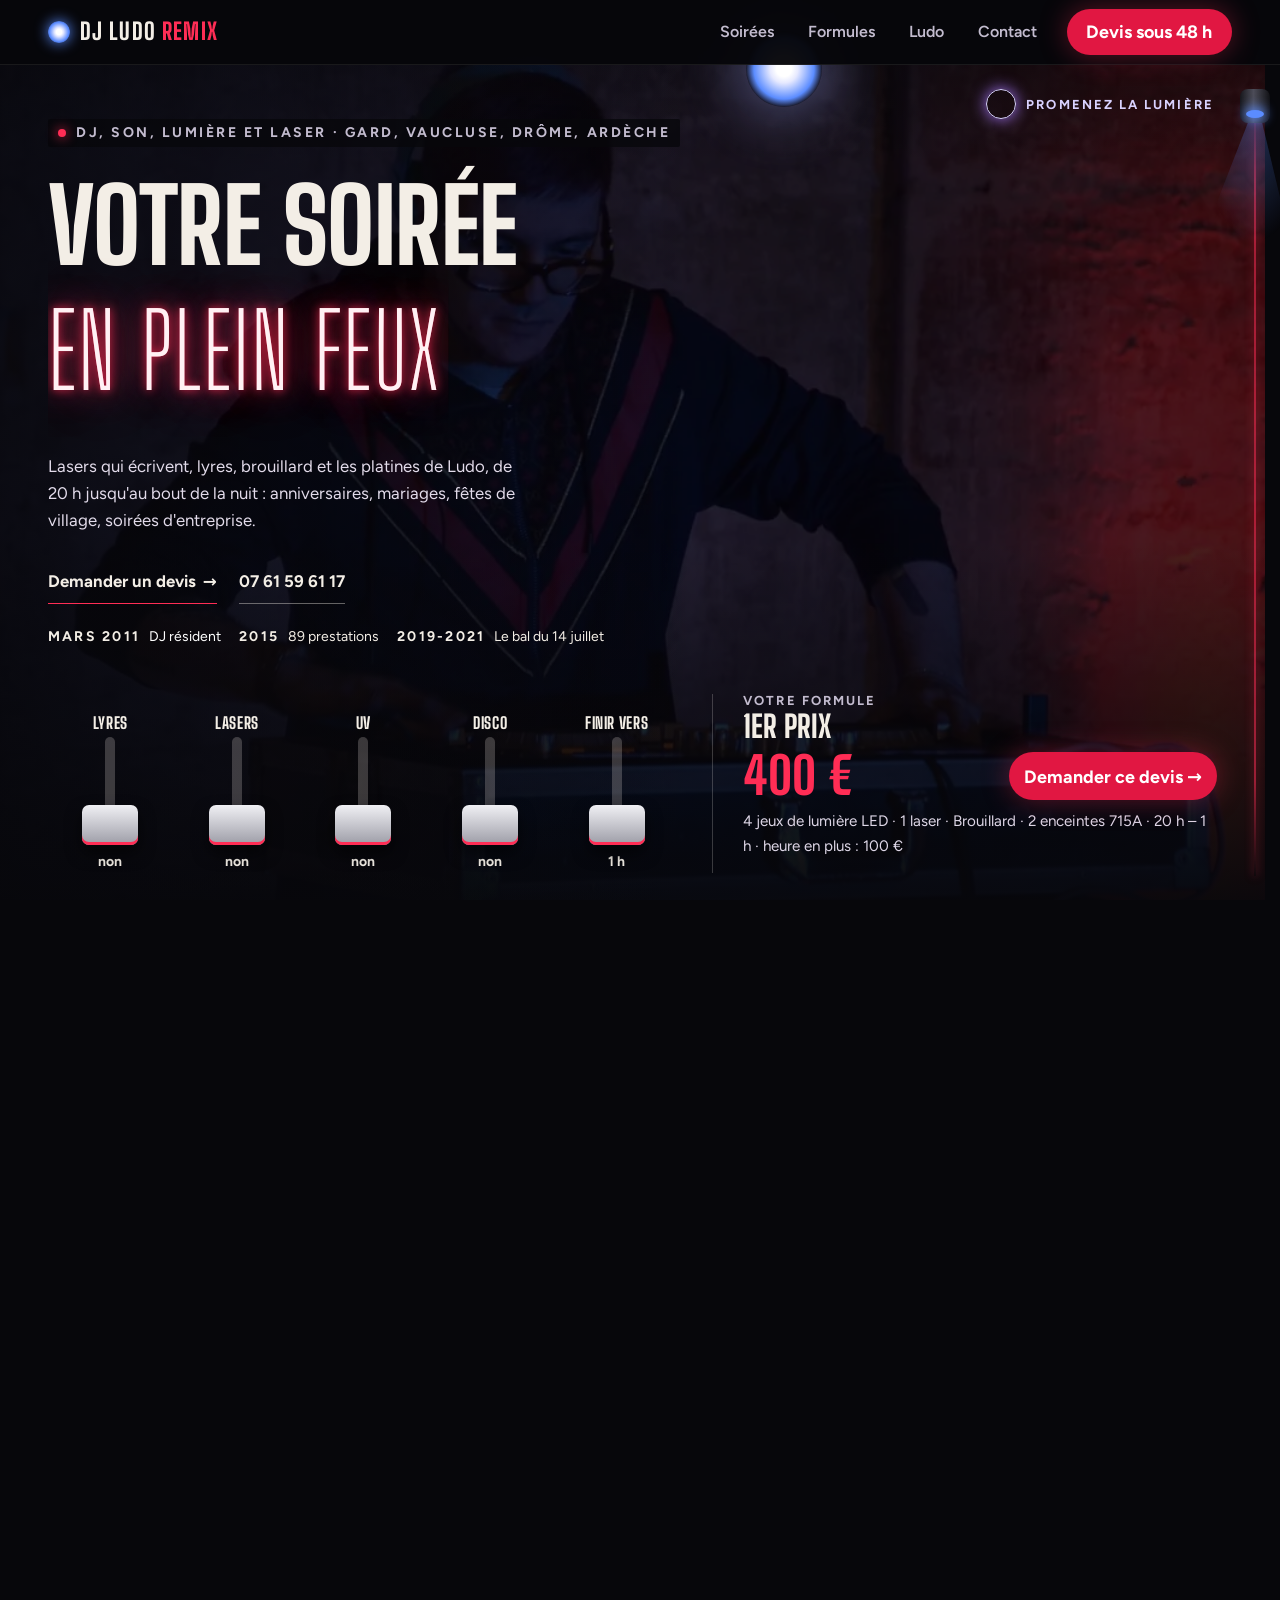
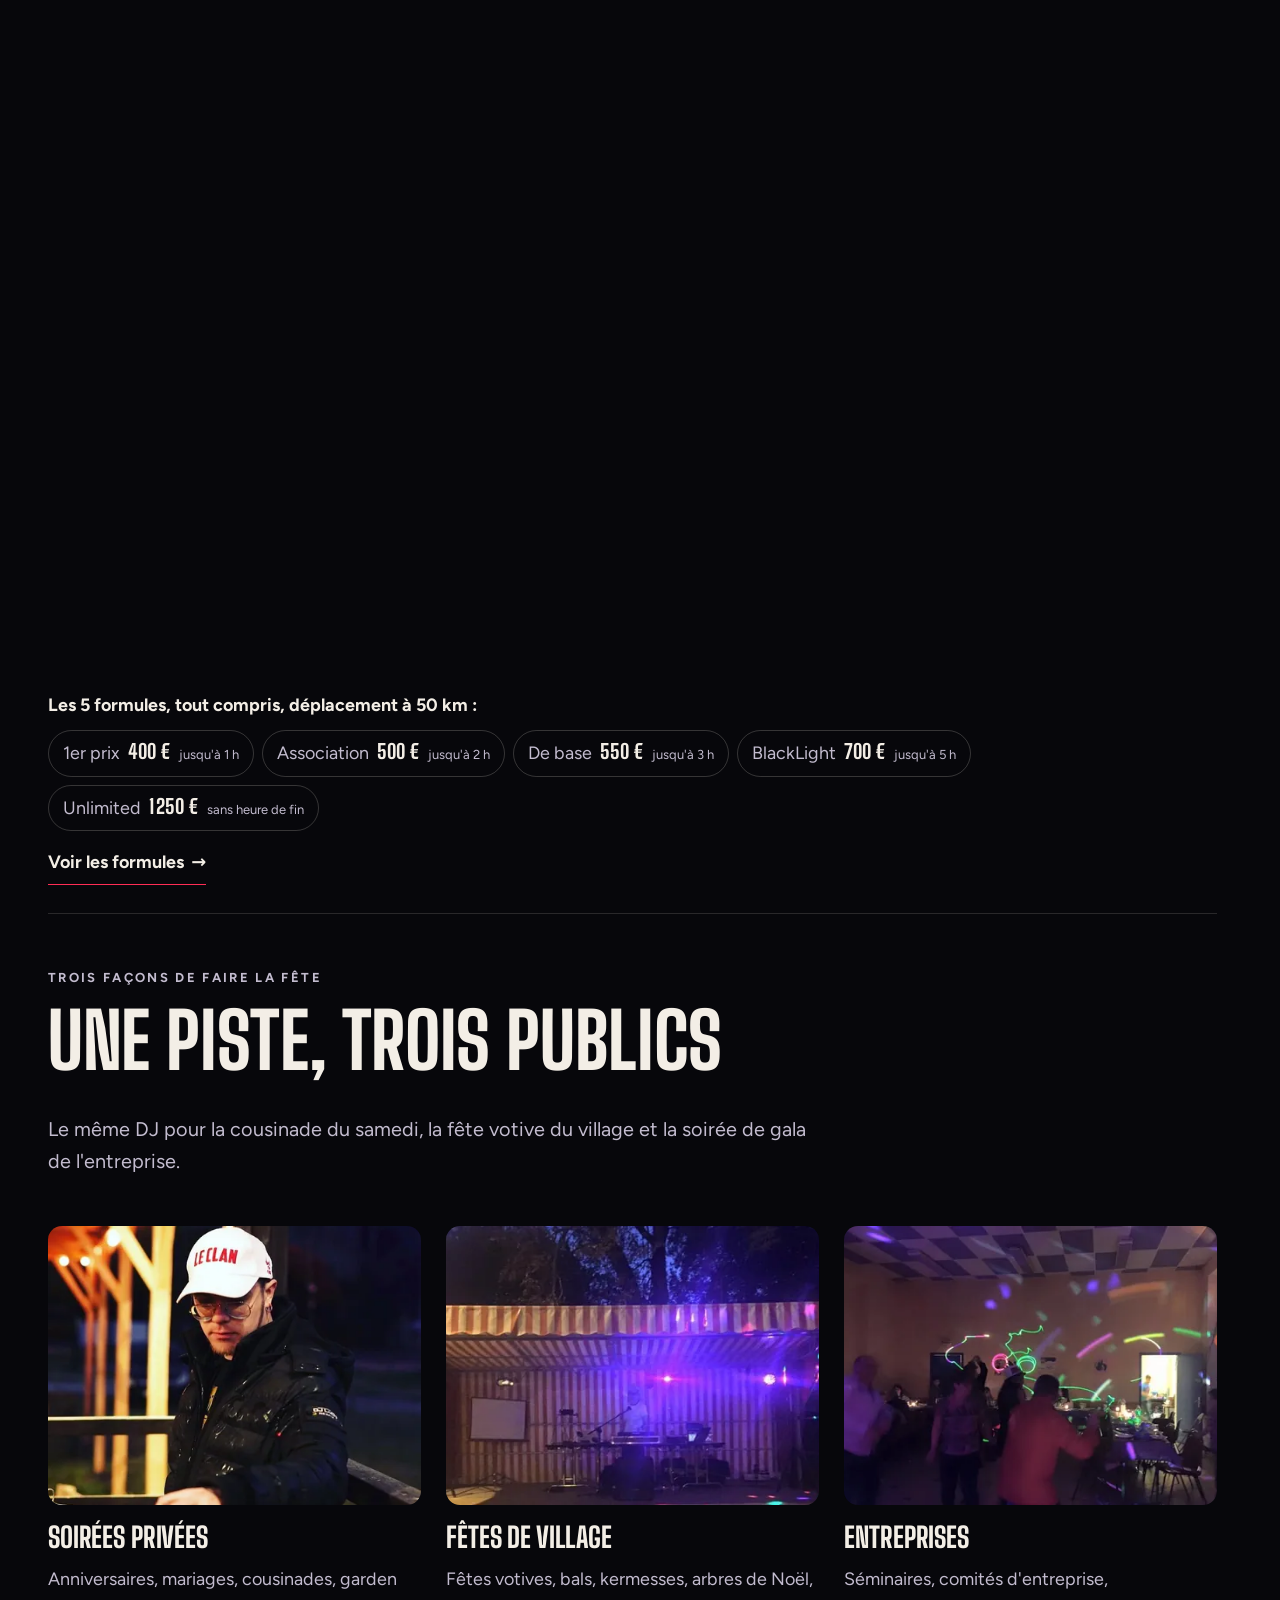
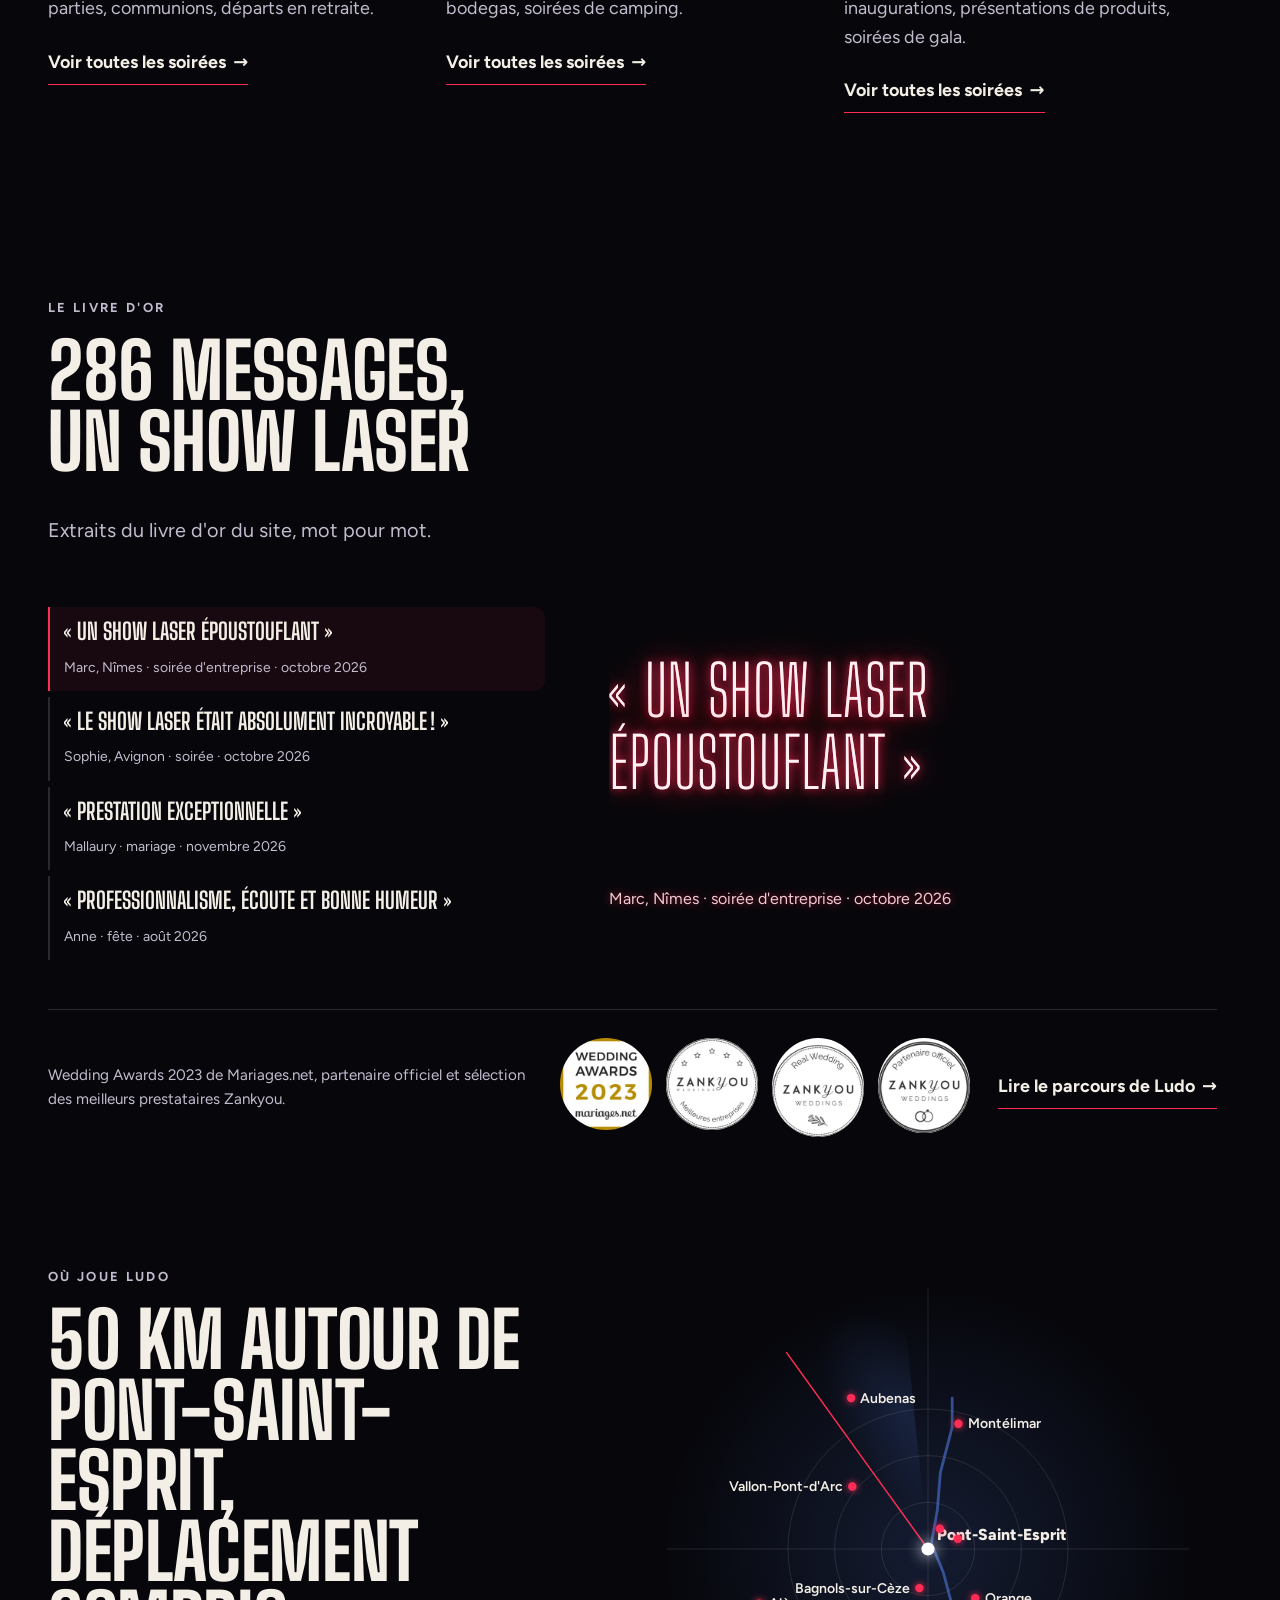
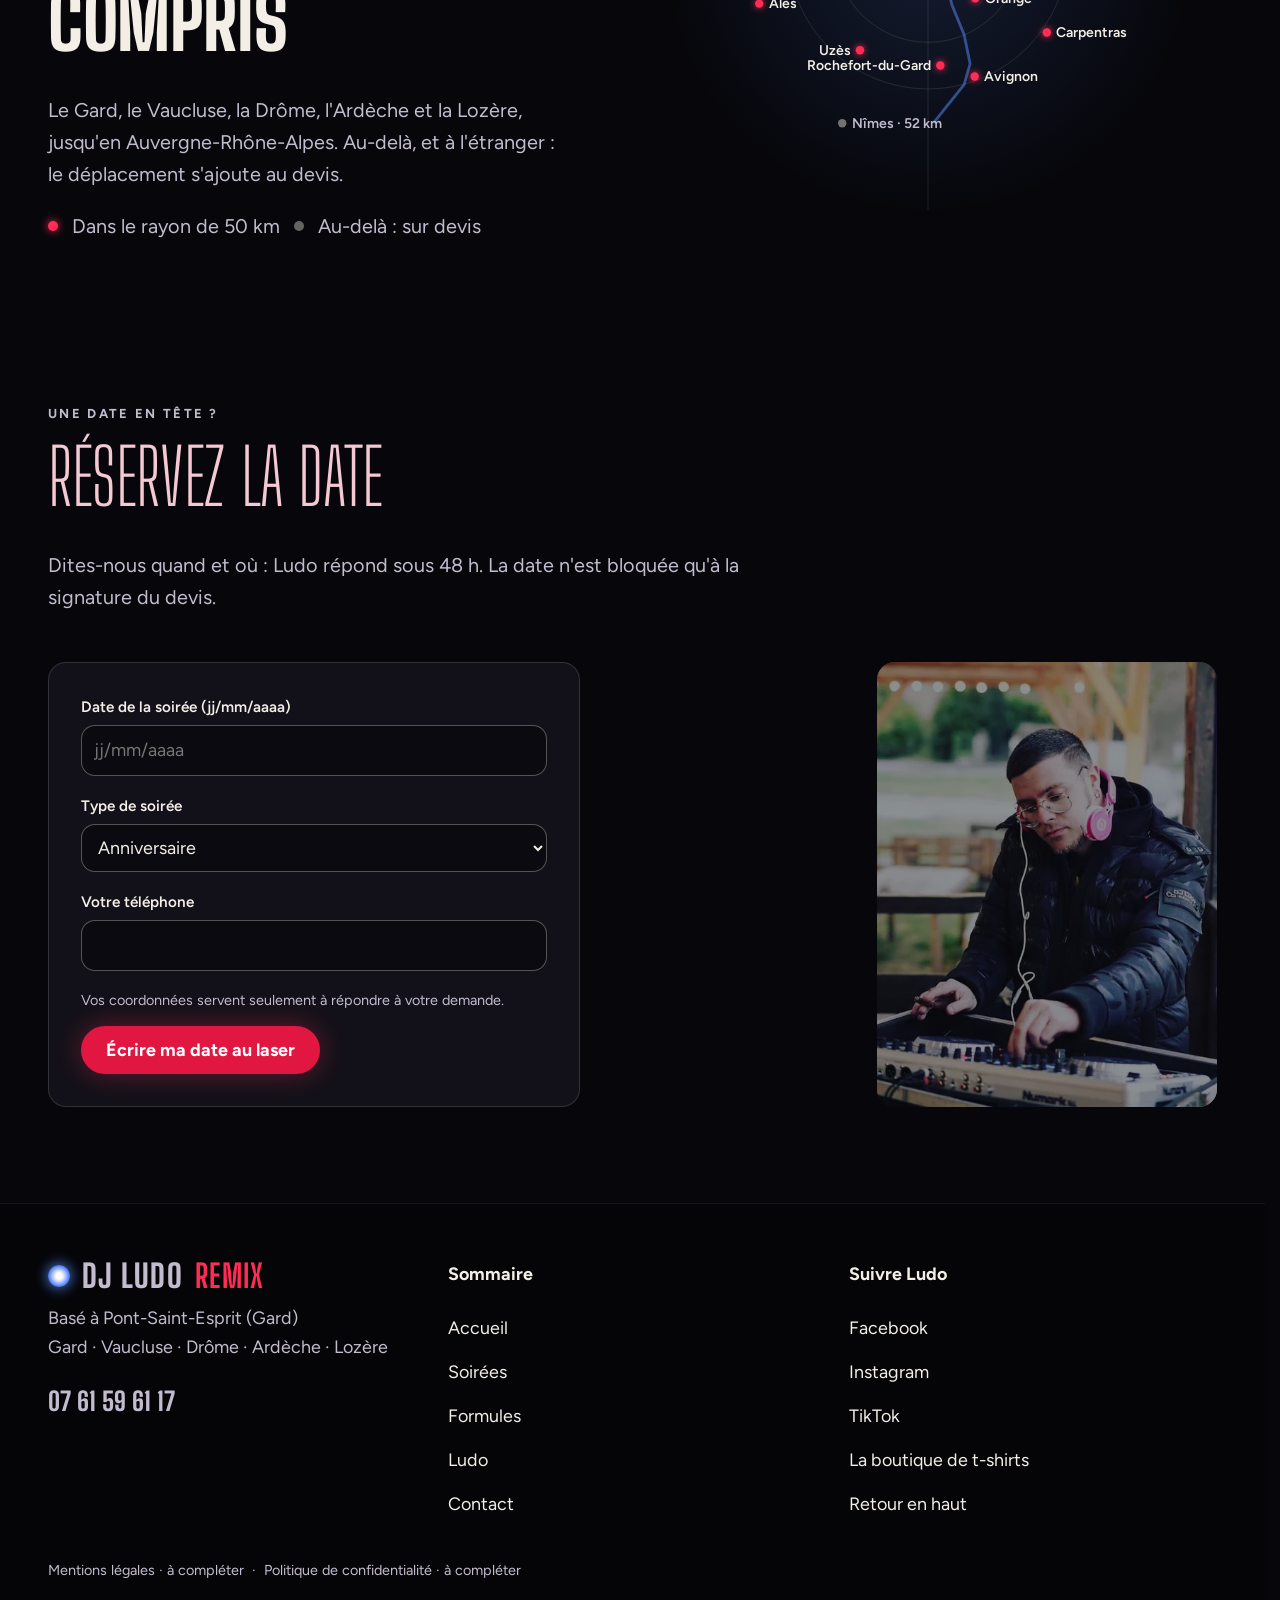
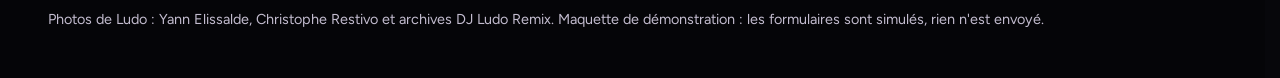
<file: index.html>
<!doctype html>
<html lang="fr" data-v="3">
<head>
<meta charset="utf-8">
<meta name="viewport" content="width=device-width, initial-scale=1, viewport-fit=cover">
<title>DJ Ludo Remix : DJ, son, lumière et laser dans le Gard</title>
<meta name="description" content="Anniversaires, mariages, fêtes de village et soirées d&#39;entreprise : Ludo, ses platines, ses lyres et son show laser. Formules dès 400 €, déplacement compris à 50 km de Pont-Saint-Esprit.">
<meta name="robots" content="noindex, nofollow">
<link rel="canonical" href="https://djludoremix-maquette.vercel.app/">
<style>:root{--fond:#07070b;--texte:#f3eee6;--voile-fond:#0b0a12;--ouverture-fond:#07070b;--menu-fond:#0b0a12}:root { --entete-h: 72px; --barres-h: 0px; } html { background: var(--fond); color: var(--texte); scrollbar-gutter: stable; } body { margin: 0; background: var(--fond); } html.js:not(.secours):not([data-arrivee="retour"]) [data-anime] { opacity: 0; } html.js:not(.secours):not([data-arrivee="retour"]) [data-anime].vu { opacity: 1; } [data-voile] { position: fixed; inset: 0; z-index: 900; background: var(--voile-fond); transform: translateY(100%); visibility: hidden; pointer-events: none; } html[data-arrivee="voile"]:not(.voile-leve):not(.secours) [data-voile] { transform: none; visibility: visible; } html.secours [data-voile] { visibility: hidden !important; } .ouverture-panneau { position: fixed; inset: 0; z-index: 850; display: none; place-content: center; justify-items: center; background: var(--ouverture-fond, var(--voile-fond)); color: var(--fond); text-align: center; } html.js[data-arrivee="intro"]:not(.secours):not(.intro-finie) .ouverture-panneau { display: grid; } html.defilement-bloque, html.defilement-bloque body, html.js[data-arrivee="intro"]:not(.secours):not(.intro-finie), html.js[data-arrivee="intro"]:not(.secours):not(.intro-finie) body, html[data-arrivee="voile"]:not(.voile-leve):not(.secours), html[data-arrivee="voile"]:not(.voile-leve):not(.secours) body { overflow: hidden; } html.js[data-arrivee="intro"]:not(.secours):not(.intro-finie) { background-color: var(--ouverture-fond, var(--voile-fond)); } html[data-arrivee="voile"]:not(.voile-leve):not(.secours) { background-color: var(--voile-fond); }</style>
<script>(function () {
var d = document.documentElement, ss = null, ls = null;
try { ss = window.sessionStorage; ls = window.localStorage; } catch (e) {}
d.classList.add('js');
var nav = performance.getEntriesByType ? performance.getEntriesByType('navigation')[0] : null;
var type = nav ? nav.type : 'navigate';
var depart = null;
try { depart = JSON.parse(ss.getItem('socle:depart') || 'null'); ss.removeItem('socle:depart'); } catch (e) {}
if (depart && !(Date.now() - depart.t < 15000)) depart = null;
var mode = type === 'back_forward' ? 'retour' : type === 'reload' ? 'intro' : depart ? 'voile' : 'intro';
d.setAttribute('data-arrivee', mode);
if (mode === 'voile' && depart.couleur) d.style.setProperty('--voile-fond', depart.couleur);
if (type === 'reload' && 'scrollRestoration' in history) {
history.scrollRestoration = 'manual';
}
try {
var choisie = ls && ls.getItem('socle:langue');
var langue = (d.lang || '').slice(0, 2);
if (choisie && choisie !== langue && type === 'navigate' && !depart) {
var alt = document.querySelector('link[rel="alternate"][hreflang="' + choisie + '"]');
if (alt) location.replace(new URL(alt.href).pathname + location.search + location.hash);
}
} catch (e) {}
setTimeout(function () { if (!d.classList.contains('demarre')) d.classList.add('secours'); }, 2000);
})();</script>
<link rel="preload" href="/assets/fonts/big-shoulders.woff2" as="font" type="font/woff2" crossorigin>
<link rel="preload" href="/assets/fonts/figtree.woff2" as="font" type="font/woff2" crossorigin>
<link rel="stylesheet" href="/assets/css/socle.css?v=3">
<link rel="stylesheet" href="/assets/css/site.css?v=3">
<link rel="modulepreload" href="/assets/js/site.js?v=3">
<link rel="modulepreload" href="/assets/js/socle/index.js?v=3">
<script src="/assets/vendor/gsap.min.js" defer></script>
<script src="/assets/vendor/ScrollTrigger.min.js" defer></script>
<script src="/assets/vendor/SplitText.min.js" defer></script>
<script type="module" src="/assets/js/site.js?v=3"></script>
<meta name="theme-color" content="#07070b">
<link rel="icon" href="/assets/images/favicon.svg" type="image/svg+xml">
<link rel="apple-touch-icon" href="/assets/images/apple-touch-icon.png">
<meta property="og:type" content="website">
<meta property="og:site_name" content="DJ Ludo Remix">
<meta property="og:locale" content="fr_FR">
<meta property="og:title" content="DJ Ludo Remix : DJ, son, lumière et laser dans le Gard">
<meta property="og:description" content="Anniversaires, mariages, fêtes de village et soirées d&#39;entreprise : Ludo, ses platines, ses lyres et son show laser. Formules dès 400 €, déplacement compris à 50 km de Pont-Saint-Esprit.">
<meta property="og:url" content="https://djludoremix-maquette.vercel.app/">
<meta property="og:image" content="https://djludoremix-maquette.vercel.app/assets/partage/accueil-fr.jpg">
<meta property="og:image:width" content="1200">
<meta property="og:image:height" content="630">
<meta property="og:image:alt" content="Ludo aux platines dans la lumière violette, titre « Votre soirée en plein feux »">
<meta name="twitter:card" content="summary_large_image">
<script type="application/ld+json">{"@context":"https://schema.org","@type":"LocalBusiness","name":"DJ Ludo Remix","url":"https://djludoremix-maquette.vercel.app/","telephone":"+33761596117","address":{"@type":"PostalAddress","addressLocality":"Pont-Saint-Esprit","postalCode":"30130","addressCountry":"FR"},"geo":{"@type":"GeoCoordinates","latitude":44.2685151,"longitude":4.641604},"areaServed":["Gard","Vaucluse","Drôme","Ardèche","Lozère"],"description":"DJ, sonorisation, éclairage et laser pour soirées privées, fêtes de village et événements d'entreprise dans le Gard, le Vaucluse, la Drôme, l'Ardèche et la Lozère.","sameAs":["https://www.facebook.com/DJLUDOREMIX","https://www.instagram.com/djludoremix","https://www.tiktok.com/@djludoremix"]}</script>
</head>
<body id="haut">
<div data-voile data-forme="iris" aria-hidden="true"><div class="voile-contenu"><span class="voile-lentille"></span><span data-voile-libelle>Accueil</span></div></div>
<div class="ouverture-panneau" data-ouverture aria-hidden="true">
  <span class="ouverture-brume"></span>
  <svg class="ouverture-laser" viewBox="0 0 1000 220" aria-hidden="true"><defs><clipPath id="intro-revele"><rect class="ouverture-revele" x="0" y="0" width="0" height="220"/></clipPath></defs><text x="500" y="160" text-anchor="middle" class="ouverture-trace ouverture-trace--fond">LUDO REMIX</text><text x="500" y="160" text-anchor="middle" class="ouverture-trace" clip-path="url(#intro-revele)">LUDO REMIX</text><circle class="ouverture-pointe" cx="0" cy="110" r="6"/></svg>
  <span class="ouverture-objet" data-ouverture-objet></span>
  <p class="ouverture-ligne">DJ · son · lumière · laser</p>
</div>
<div class="fil" data-grille="fil" data-effet="fil" aria-hidden="true"><span class="fil-pont"></span><span class="fil-lyre"><span class="fil-lentille"></span></span></div>
<a class="evitement" href="#contenu">Aller au contenu</a>
<header data-entete>
  <div class="entete-rangee">
    <a class="entete-logo" href="/" data-libelle="Accueil" aria-current="page">
      <span class="logo-lentille" aria-hidden="true"></span><span class="logo-mot">DJ Ludo <b>Remix</b></span>
    </a>
    <nav data-nav aria-label="Navigation principale">
      <ul><li><a href="/soirees" data-libelle="Soirées">Soirées</a></li><li><a href="/formules" data-libelle="Formules">Formules</a></li><li><a href="/ludo" data-libelle="Ludo">Ludo</a></li><li><a href="/contact" data-libelle="Contact">Contact</a></li></ul>
    </nav>
    <div class="entete-actions">
      <a class="bouton" href="/contact#devis" data-libelle="Contact">Devis sous 48 h</a>
      <button type="button" data-menu-bouton aria-controls="menu" aria-expanded="false" data-libelle-ouvrir="Menu" data-libelle-fermer="Fermer"><span data-libelle-bouton>Menu</span></button>
      <a class="menu-sansjs" href="#menu" data-menu-lien>Menu</a>
    </div>
  </div>
</header>
<script>/* Avant le premier affichage : rangées de la navigation (même règle que ajusterNav dans assets/js/socle/entete.js)
   et hauteur réelle de l'en-tête, pour que rien ne saute quand le JavaScript du site prend la main. */
(function () {
  var h = document.documentElement, u = document.querySelector('[data-nav] ul'), e = document.querySelector('[data-entete]');
  if (u) {
    var deborde = function () { return u.scrollWidth > u.clientWidth + 1; }, c = deborde();
    if (c && window.matchMedia('(min-width: 900px)').matches) {
      h.classList.add('nav-deux-rangees'); c = deborde();
      if (c) { h.classList.add('nav-deux-lignes'); var a = u.querySelector('a'); c = !a || u.getBoundingClientRect().height > a.getBoundingClientRect().height * 2.5; }
      if (c) h.classList.remove('nav-deux-rangees', 'nav-deux-lignes');
    }
    if (c) h.classList.add('nav-compacte');
  }
  if (e) h.style.setProperty('--entete-h', Math.round(e.getBoundingClientRect().height) + 'px');
})();</script>
<span id="menu-ferme" aria-hidden="true"></span>
<div id="menu" data-menu role="dialog" aria-modal="true" aria-label="Menu">
  <p class="menu-sansjs-fermer"><a href="#menu-ferme">Fermer</a></p>
  <ul><li style="--i:0"><a href="/" class="menu-lien" data-libelle="Accueil" aria-current="page">Accueil</a></li><li style="--i:1"><a href="/soirees" class="menu-lien" data-libelle="Soirées">Soirées</a></li><li style="--i:2"><a href="/formules" class="menu-lien" data-libelle="Formules">Formules</a></li><li style="--i:3"><a href="/ludo" class="menu-lien" data-libelle="Ludo">Ludo</a></li><li style="--i:4"><a href="/contact" class="menu-lien" data-libelle="Contact">Contact</a></li></ul>
  <p><a class="bouton" href="tel:+33761596117">Appeler 07 61 59 61 17</a></p>
</div>
<main id="contenu" tabindex="-1">
<section class="scene" id="debut" data-effet="faisceau" data-grille="manipuler scene" data-scene data-souris aria-label="La même scène sous quatre couleurs">
  <div class="scene-collant" data-collant data-effet="pupitre">
    <script type="application/json" data-pupitre-donnees>[{"cle":"premier-prix","nom":"1er prix","prix":400,"debut":"20 h","fin":"1 h","finH":25,"heureSup":100,"materiel":["4 jeux de lumière LED","1 laser","Brouillard","2 enceintes 715A"],"pour":"Le plus petit prix, jusqu'à 1 h","niveau":[4,0,1,0,0,0]},{"cle":"association","nom":"Association","prix":500,"debut":"20 h","fin":"2 h","finH":26,"heureSup":100,"materiel":["2 jeux de lumière LED","1 laser","Brouillard","2 enceintes","Platines Pioneer"],"pour":"Réservée aux associations, jusqu'à 2 h","niveau":[2,0,1,0,0,1],"association":true},{"cle":"de-base","nom":"De base","prix":550,"debut":"20 h","fin":"3 h","finH":27,"heureSup":100,"materiel":["2 lyres LED","1 laser","Brouillard","2 enceintes 715A"],"pour":"Deux lyres LED, jusqu'à 3 h","niveau":[0,2,1,0,0,0]},{"cle":"blacklight","nom":"BlackLight","prix":700,"debut":"20 h","fin":"5 h","finH":29,"heureSup":100,"materiel":["2 lyres LED","1 laser","Brouillard","1 projecteur UV","2 enceintes 715A"],"pour":"Avec la lumière UV, jusqu'à 5 h","niveau":[0,2,1,1,0,0]},{"cle":"unlimited","nom":"Unlimited","prix":1250,"debut":"20 h","fin":"fin de soirée","finH":32,"heureSup":null,"materiel":["2 lyres LED","2 lasers ILDA 1,5 W","Brouillard","Éclairage DISCO","2 enceintes 715A","Platines Pioneer"],"pour":"Deux lasers ILDA, sans heure de fin","niveau":[0,2,2,0,1,1]}]</script>
    <div class="scene-photos">
      <figure class="media scene-photo scene-photo--0 est-active" style="--cadrage:48% 40%;--cadrage-mobile:44% 34%">
  <picture>
    <img src="/assets/images/accueil-ludo-1280.webp" srcset="/assets/images/accueil-ludo-640.webp 640w, /assets/images/accueil-ludo-1280.webp 1280w, /assets/images/accueil-ludo-1920.webp 1920w" sizes="100vw" alt="Ludo penché sur ses platines, mur de pierre éclairé en bleu et rouge" width="1280" height="853" fetchpriority="high" loading="eager" decoding="async">
  </picture>
</figure>
      <figure class="media scene-photo scene-photo--1" style="--cadrage:44% 40%;--cadrage-mobile:46% 34%">
  <picture><source media="(max-width: 760px) and (orientation: portrait)" srcset="/assets/images/accueil-ouverture-mobile-640.webp 640w" sizes="100vw">
    <img src="/assets/images/accueil-ouverture-1280.webp" srcset="/assets/images/accueil-ouverture-640.webp 640w, /assets/images/accueil-ouverture-1280.webp 1280w, /assets/images/accueil-ouverture-1920.webp 1920w" sizes="100vw" alt="Ludo aux platines devant un mur de pierre éclairé en violet et bleu" width="1280" height="720" loading="lazy" decoding="async">
  </picture>
</figure>
    </div>
    <div class="scene-ombre" aria-hidden="true"></div>
    <div class="scene-lyre" aria-hidden="true"></div>
    <div class="scene-flash" aria-hidden="true"></div>
    <canvas class="scene-lumiere" aria-hidden="true"></canvas>
    <div class="scene-degrade" aria-hidden="true"></div>
    <span class="hero-lentille-haut" aria-hidden="true" data-iris-centre="disque"></span>
    <div class="scene-texte conteneur">
      <p class="surtitre" data-anime="gsap"><span class="point"></span>DJ, son, lumière et laser · Gard, Vaucluse, Drôme, Ardèche</p>
      <h1 class="hero-titre" data-grille="typo"><span class="hero-ligne" data-anime="gsap">Votre soirée</span> <span class="laser-titre hero-ligne" data-effet="laser-titre" data-texte="en plein feux">en plein feux</span></h1>
      <p class="scene-pour" data-anime="gsap">Anniversaires · mariages · fêtes de village · entreprises</p>
      <p class="hero-intro masque-ecran-bas" data-anime="gsap">Lasers qui écrivent, lyres, brouillard et les platines de Ludo, de 20 h jusqu&#39;au bout de la nuit : anniversaires, mariages, fêtes de village, soirées d&#39;entreprise.</p>
      <p class="hero-actions" data-anime="gsap">
        <a href="/contact#devis" class="lien-fleche hero-devis" data-libelle="Contact" data-action-principale>Demander un devis</a>
        <a class="hero-tel" href="tel:+33761596117">07 61 59 61 17</a>
      </p>
      <ol class="scene-etapes masque-ecran-bas" aria-label="Repères du parcours" data-anime="gsap">
        <li class="scene-etape"><span class="lumiere-annee">Mars 2011</span> DJ résident</li><li class="scene-etape"><span class="lumiere-annee">2015</span> 89 prestations</li><li class="scene-etape"><span class="lumiere-annee">2019-2021</span> Le bal du 14 juillet</li>
      </ol>
    </div>
    <div class="scene-console" data-anime="gsap">
      <form class="pupitre-table" data-pupitre>
  <div class="faders">
    <div class="fader">
  <label for="p-lyres">Lyres</label>
  <div class="fader-piste"><input id="p-lyres" name="lyres" type="range" min="0" max="1" step="1" value="0" aria-valuetext="non" data-valeurs="non|2 lyres"></div>
  <output for="p-lyres" class="fader-valeur">non</output>
</div>
    <div class="fader">
  <label for="p-lasers">Lasers</label>
  <div class="fader-piste"><input id="p-lasers" name="lasers" type="range" min="0" max="2" step="1" value="0" aria-valuetext="non" data-valeurs="non|1 laser|2 ILDA"></div>
  <output for="p-lasers" class="fader-valeur">non</output>
</div>
    <div class="fader">
  <label for="p-uv">UV</label>
  <div class="fader-piste"><input id="p-uv" name="uv" type="range" min="0" max="1" step="1" value="0" aria-valuetext="non" data-valeurs="non|oui"></div>
  <output for="p-uv" class="fader-valeur">non</output>
</div>
    <div class="fader">
  <label for="p-disco">Disco</label>
  <div class="fader-piste"><input id="p-disco" name="disco" type="range" min="0" max="1" step="1" value="0" aria-valuetext="non" data-valeurs="non|oui"></div>
  <output for="p-disco" class="fader-valeur">non</output>
</div>
    <div class="fader">
  <label for="p-fin">Finir vers</label>
  <div class="fader-piste"><input id="p-fin" name="fin" type="range" min="0" max="5" step="1" value="0" aria-valuetext="1 h" data-valeurs="1 h|2 h|3 h|4 h|5 h|au bout"></div>
  <output for="p-fin" class="fader-valeur">1 h</output>
</div>
  </div>
  <div class="pupitre-resultat" data-tient>
    <p class="pupitre-resultat-titre">Votre formule</p>
    <p class="pupitre-nom" data-pupitre-nom>1er prix</p>
    <p class="pupitre-prix" data-prix data-info-cle><span data-pupitre-prix>400 €</span></p>
    <p class="pupitre-detail" data-pupitre-detail aria-live="polite">4 jeux de lumière LED · 1 laser · Brouillard · 2 enceintes 715A · 20 h – 1 h</p>
    <label class="pupitre-asso"><input type="checkbox" name="asso"> Nous sommes une association</label>
    <p class="pupitre-inclus masque-ecran-bas">Compris : son, lumière, brouillard, installation 1 h avant, déplacement à 50 km.</p>
    <a class="bouton" href="/contact?formule=premier-prix#devis" data-libelle="Contact" data-pupitre-lien>Demander ce devis →</a>
  </div>
</form>
    </div>
    <p class="hero-astuce" aria-hidden="true"><span class="astuce-souris">Promenez la lumière</span><span class="astuce-doigt">Glissez pour bouger la lumière</span></p>
  </div>
</section>
<section class="soirees-apercu conteneur" id="soirees" data-teinte="#5b8cff">
  <div class="prix-bande" id="formules">
    <p class="prix-bande-titre">Les 5 formules, tout compris, déplacement à 50 km :</p>
    <ul class="prix-bande-liste"><li><a href="/formules?formule=premier-prix#pupitre" data-libelle="Formules"><span>1er prix</span> <b data-prix>400 €</b> <small>jusqu&#39;à 1 h</small></a></li><li><a href="/formules?formule=association#pupitre" data-libelle="Formules"><span>Association</span> <b data-prix>500 €</b> <small>jusqu&#39;à 2 h</small></a></li><li><a href="/formules?formule=de-base#pupitre" data-libelle="Formules"><span>De base</span> <b data-prix>550 €</b> <small>jusqu&#39;à 3 h</small></a></li><li><a href="/formules?formule=blacklight#pupitre" data-libelle="Formules"><span>BlackLight</span> <b data-prix>700 €</b> <small>jusqu&#39;à 5 h</small></a></li><li><a href="/formules?formule=unlimited#pupitre" data-libelle="Formules"><span>Unlimited</span> <b data-prix>1 250 €</b> <small>sans heure de fin</small></a></li></ul>
    <a href="/formules" class="lien-fleche" data-libelle="Formules">Voir les formules</a>
  </div>
  <div class="tete-section">
    <p class="surtitre">Trois façons de faire la fête</p>
    <h2 data-anime="lignes">Une piste, trois publics</h2>
    <p data-anime>Le même DJ pour la cousinade du samedi, la fête votive du village et la soirée de gala de l&#39;entreprise.</p>
  </div>
  <div class="trois" data-anime="cascade" tabindex="0" role="region" aria-label="Trois façons de faire la fête">
    <article class="carte-soiree" data-spot="0">
        <figure class="media carte-soiree-media" data-fx="vitesse" style="--cadrage:50% 50%">
  <picture>
    <img src="/assets/images/contact-ludo-784.webp" srcset="/assets/images/contact-ludo-480.webp 480w, /assets/images/contact-ludo-640.webp 640w, /assets/images/contact-ludo-784.webp 784w" sizes="(max-width: 760px) 90vw, 30vw" alt="Ludo en casquette mixe en plein air au crépuscule" width="784" height="980" loading="lazy" decoding="async">
  </picture>
</figure>
        <h3>Soirées privées</h3><p>Anniversaires, mariages, cousinades, garden parties, communions, départs en retraite.</p>
        <a href="/soirees#privee" class="lien-fleche" data-libelle="Soirées">Voir toutes les soirées</a>
      </article><article class="carte-soiree" data-spot="1">
        <figure class="media carte-soiree-media" data-fx="vitesse" style="--cadrage:50% 50%">
  <picture>
    <img src="/assets/images/village-800.webp" srcset="/assets/images/village-480.webp 480w, /assets/images/village-640.webp 640w, /assets/images/village-800.webp 800w" sizes="(max-width: 760px) 90vw, 30vw" alt="Ludo sur la scène d&#39;une fête de village, sous l&#39;auvent rayé et les lyres violettes" width="800" height="533" loading="lazy" decoding="async">
  </picture>
</figure>
        <h3>Fêtes de village</h3><p>Fêtes votives, bals, kermesses, arbres de Noël, bodegas, soirées de camping.</p>
        <a href="/soirees#publique" class="lien-fleche" data-libelle="Soirées">Voir toutes les soirées</a>
      </article><article class="carte-soiree" data-spot="2">
        <figure class="media carte-soiree-media" data-fx="vitesse" style="--cadrage:50% 50%">
  <picture>
    <img src="/assets/images/salle-laser-2-800.webp" srcset="/assets/images/salle-laser-2-480.webp 480w, /assets/images/salle-laser-2-640.webp 640w, /assets/images/salle-laser-2-800.webp 800w" sizes="(max-width: 760px) 90vw, 30vw" alt="Faisceaux laser au-dessus des danseurs d&#39;une salle des fêtes" width="800" height="533" loading="lazy" decoding="async">
  </picture>
</figure>
        <h3>Entreprises</h3><p>Séminaires, comités d&#39;entreprise, inaugurations, présentations de produits, soirées de gala.</p>
        <a href="/soirees#entreprise" class="lien-fleche" data-libelle="Soirées">Voir toutes les soirées</a>
      </article>
  </div>
</section>
<section class="livre conteneur" id="livre" data-teinte="#ff2d55" data-effet="show-laser" data-souris>
  <canvas class="livre-lasers" aria-hidden="true"></canvas>
  <div class="tete-section">
    <p class="surtitre">Le livre d&#39;or</p>
    <h2 data-anime="lignes">286 messages, un show laser</h2>
    <p data-anime>Extraits du livre d&#39;or du site, mot pour mot.</p>
  </div>
  <div class="livre-grille">
    <ul class="livre-avis">
      <li><button type="button" class="livre-choix est-choisi" data-texte="« Un show laser époustouflant »" data-qui="Marc, Nîmes · soirée d&#39;entreprise · octobre 2026" aria-pressed="true"><span class="livre-citation">« Un show laser époustouflant »</span><span class="livre-qui">Marc, Nîmes · soirée d&#39;entreprise · octobre 2026</span></button></li><li><button type="button" class="livre-choix" data-texte="« Le show laser était absolument incroyable ! »" data-qui="Sophie, Avignon · soirée · octobre 2026" aria-pressed="false"><span class="livre-citation">« Le show laser était absolument incroyable ! »</span><span class="livre-qui">Sophie, Avignon · soirée · octobre 2026</span></button></li><li><button type="button" class="livre-choix" data-texte="« Prestation exceptionnelle »" data-qui="Mallaury · mariage · novembre 2026" aria-pressed="false"><span class="livre-citation">« Prestation exceptionnelle »</span><span class="livre-qui">Mallaury · mariage · novembre 2026</span></button></li><li><button type="button" class="livre-choix" data-texte="« Professionnalisme, écoute et bonne humeur »" data-qui="Anne · fête · août 2026" aria-pressed="false"><span class="livre-citation">« Professionnalisme, écoute et bonne humeur »</span><span class="livre-qui">Anne · fête · août 2026</span></button></li>
    </ul>
    <figure class="livre-mur" data-visuel aria-live="polite">
      <blockquote><p class="laser-titre livre-grand" data-effet="laser-titre" data-texte="« Un show laser époustouflant »">« Un show laser époustouflant »</p></blockquote>
      <figcaption class="livre-signature">Marc, Nîmes · soirée d&#39;entreprise · octobre 2026</figcaption>
    </figure>
  </div>
  <div class="badges">
    <p>Wedding Awards 2023 de Mariages.net, partenaire officiel et sélection des meilleurs prestataires Zankyou.</p>
    <ul data-anime="cascade">
      <li><img src="/assets/images/badge-wedding-awards-240.webp" alt="Wedding Awards 2023, Mariages.net" width="240" height="240" loading="lazy"></li>
      <li><img src="/assets/images/badge-zankyou-selection-240.webp" alt="Zankyou, sélection des meilleurs prestataires" width="240" height="240" loading="lazy"></li>
      <li><img src="/assets/images/badge-zankyou-real-240.webp" alt="Zankyou, Real Wedding publié" width="240" height="258" loading="lazy"></li>
      <li><img src="/assets/images/badge-zankyou-partenaire-240.webp" alt="Zankyou, partenaire officiel" width="240" height="248" loading="lazy"></li>
    </ul>
    <a href="/ludo#livre" class="lien-fleche" data-libelle="Ludo">Lire le parcours de Ludo</a>
  </div>
</section>
<section class="rayon conteneur" id="rayon" data-teinte="#3dffb0">
  <div class="tete-section">
    <p class="surtitre">Où joue Ludo</p>
    <h2 data-anime="lignes">50 km autour de Pont-Saint-Esprit, déplacement compris</h2>
    <p data-anime>Le Gard, le Vaucluse, la Drôme, l&#39;Ardèche et la Lozère, jusqu&#39;en Auvergne-Rhône-Alpes. Au-delà, et à l&#39;étranger : le déplacement s&#39;ajoute au devis.</p>
    <p class="rayon-legende" data-anime><span class="pastille est-dans"></span>Dans le rayon de 50 km <span class="pastille"></span>Au-delà : sur devis</p>
  </div>
  <div class="rayon-boite" data-fx="trace" data-visuel><svg class="rayon-carte" viewBox="0 0 600 600" role="img" aria-label="Carte des villes autour de Pont-Saint-Esprit et du rayon de 50 km" data-repere>
  <defs><radialGradient id="rayon-fond"><stop offset="0" stop-color="#5b8cff" stop-opacity=".16"/><stop offset="1" stop-color="#5b8cff" stop-opacity="0"/></radialGradient></defs>
  <circle cx="300" cy="300" r="290" fill="url(#rayon-fond)"/>
  <g class="rayon-grille" fill="none" stroke="rgba(243,238,230,.12)"><circle cx="300" cy="300" r="50"/><circle cx="300" cy="300" r="100"/><circle cx="300" cy="300" r="150"/><path d="M300 20 V580 M20 300 H580"/></g>
  <path class="rayon-rhone" d="M325.9 138.3 L325.9 169.5 L313.2 218.4 L310.0 258.4 L303.6 294.0 L316.4 325.1 L325.9 360.7 L338.7 391.9 L345.1 423.0 L338.7 445.2 L306.8 485.3" fill="none" stroke="#5b8cff" stroke-opacity=".5" stroke-width="3" stroke-linecap="round"/>
  <circle class="rayon-cercle" cx="300" cy="300" r="200" fill="none" stroke="#ff2d55" stroke-width="2.5" pathLength="1" data-fx-trait/>
  <g class="rayon-balayage" data-effet="rayon-50km"><path d="M300 300 L300 40 A260 260 0 0 1 430 75 Z" fill="url(#rayon-fond)" opacity=".9"/><path d="M300 300 L300 40" stroke="#ff2d55" stroke-width="1.5"/></g>
  <g class="rayon-ville est-base est-dans" transform="translate(300.0 300.0)"><circle r="7"/><text x="10" y="-10" text-anchor="start">Pont-Saint-Esprit</text></g><g class="rayon-ville est-dans est-secondaire" transform="translate(290.8 341.9)"><circle r="4.5"/><text x="-10" y="5" text-anchor="end">Bagnols-sur-Cèze</text></g><g class="rayon-ville est-dans est-secondaire" transform="translate(312.7 278.3)"><circle r="4.5"/></g><g class="rayon-ville est-dans" transform="translate(331.9 289.1)"><circle r="4.5"/></g><g class="rayon-ville est-dans est-secondaire" transform="translate(350.6 352.7)"><circle r="4.5"/><text x="10" y="5" text-anchor="start">Orange</text></g><g class="rayon-ville est-dans" transform="translate(227.1 408.5)"><circle r="4.5"/><text x="-10" y="5" text-anchor="end">Uzès</text></g><g class="rayon-ville est-dans est-secondaire" transform="translate(313.2 424.8)"><circle r="4.5"/><text x="-10" y="5" text-anchor="end">Rochefort-du-Gard</text></g><g class="rayon-ville est-dans" transform="translate(350.0 436.6)"><circle r="4.5"/><text x="10" y="5" text-anchor="start">Avignon</text></g><g class="rayon-ville est-dans" transform="translate(332.6 165.8)"><circle r="4.5"/><text x="10" y="5" text-anchor="start">Montélimar</text></g><g class="rayon-ville est-dans" transform="translate(217.6 138.3)"><circle r="4.5"/><text x="10" y="5" text-anchor="start">Aubenas</text></g><g class="rayon-ville est-dans" transform="translate(119.2 358.5)"><circle r="4.5"/><text x="10" y="5" text-anchor="start">Alès</text></g><g class="rayon-ville" transform="translate(208.1 486.7)"><circle r="4.5"/><text x="10" y="5" text-anchor="start">Nîmes · 52 km</text></g><g class="rayon-ville est-dans est-secondaire" transform="translate(427.3 389.4)"><circle r="4.5"/><text x="10" y="5" text-anchor="start">Carpentras</text></g><g class="rayon-ville est-dans est-secondaire" transform="translate(218.9 233.1)"><circle r="4.5"/><text x="-10" y="5" text-anchor="end">Vallon-Pont-d&#39;Arc</text></g>
</svg></div>
</section>
<section class="date conteneur" id="date" data-teinte="#ff2d55">
  <div class="tete-section">
    <p class="surtitre">Une date en tête ?</p>
    <h2 class="laser-titre" data-effet="laser-titre" data-texte="Réservez la date">Réservez la date</h2>
    <p data-anime>Dites-nous quand et où : Ludo répond sous 48 h. La date n&#39;est bloquée qu&#39;à la signature du devis.</p>
  </div>
  <div class="date-boite">
    <form class="date-form" data-formulaire data-date-laser novalidate data-anime>
      <div class="champ"><label for="d-date">Date de la soirée (jj/mm/aaaa)</label><input id="d-date" name="date" type="text" inputmode="numeric" placeholder="jj/mm/aaaa" pattern="\d{2}/\d{2}/\d{4}" autocomplete="off" required></div>
      <div class="champ"><label for="d-type">Type de soirée</label>
        <select id="d-type" name="type"><option>Anniversaire</option><option>Mariage</option><option>Fête de village</option><option>Soirée d'entreprise</option><option>Bar ou restaurant</option><option>Autre</option></select></div>
      <div class="champ"><label for="d-tel">Votre téléphone</label><input id="d-tel" name="tel" type="tel" autocomplete="tel" required></div>
      <p class="mention-donnees">Vos coordonnées servent seulement à répondre à votre demande.</p>
      <button type="submit" class="bouton" data-grille="retour" data-effet="date-laser">Écrire ma date au laser</button>
      <p data-message-envoi role="status" tabindex="-1" hidden></p>
    </form>
    <div class="date-mur" aria-hidden="true" data-visuel>
      <figure class="media date-photo" data-anime="rideau" style="--cadrage:52% 30%">
  <picture>
    <img src="/assets/images/bars-ludo-784.webp" srcset="/assets/images/bars-ludo-480.webp 480w, /assets/images/bars-ludo-640.webp 640w, /assets/images/bars-ludo-784.webp 784w" sizes="(max-width: 760px) 90vw, 30vw" alt="" width="784" height="1176" loading="lazy" decoding="async">
  </picture>
</figure>
      <svg class="date-ecrit" viewBox="0 0 600 200"><text x="300" y="120" text-anchor="middle" class="date-texte"></text></svg>
      <span class="date-tampon">Reçu<small>Réponse sous 48 h</small></span>
    </div>
  </div>
</section>
</main>
<footer class="pied" id="pied">
  <div class="conteneur pied-grille">
    <div class="pied-marque">
      <p class="pied-logo"><span class="logo-lentille" aria-hidden="true"></span>DJ Ludo <b>Remix</b></p>
      <p>Basé à Pont-Saint-Esprit (Gard)<br>Gard · Vaucluse · Drôme · Ardèche · Lozère</p>
      <p><a class="pied-tel" href="tel:+33761596117">07 61 59 61 17</a></p>
    </div>
    <nav aria-label="Sommaire">
      <p><strong>Sommaire</strong></p>
      <ul><li><a href="/" data-libelle="Accueil" aria-current="page">Accueil</a></li><li><a href="/soirees" data-libelle="Soirées">Soirées</a></li><li><a href="/formules" data-libelle="Formules">Formules</a></li><li><a href="/ludo" data-libelle="Ludo">Ludo</a></li><li><a href="/contact" data-libelle="Contact">Contact</a></li></ul>
    </nav>
    <div>
      <p><strong>Suivre Ludo</strong></p>
      <ul>
        <li><a href="https://www.facebook.com/DJLUDOREMIX" target="_blank" rel="noopener">Facebook</a></li>
        <li><a href="https://www.instagram.com/djludoremix" target="_blank" rel="noopener">Instagram</a></li>
        <li><a href="https://www.tiktok.com/@djludoremix" target="_blank" rel="noopener">TikTok</a></li>
        <li><a href="https://dj-ludo-remix.myspreadshop.fr/" target="_blank" rel="noopener">La boutique de t-shirts</a></li>
        <li><a href="#haut" data-sans-transition>Retour en haut</a></li>
      </ul>
    </div>
  </div>
  <div class="conteneur pied-bas">
    <p>Mentions légales · à compléter &nbsp;·&nbsp; Politique de confidentialité · à compléter</p>
    <p>Photos de Ludo : Yann Elissalde, Christophe Restivo et archives DJ Ludo Remix. Maquette de démonstration : les formulaires sont simulés, rien n&#39;est envoyé.</p>
  </div>
</footer>
<div data-barre-fixe>
  <a class="bouton bouton--contour" href="tel:+33761596117">Appeler</a>
  <a class="bouton" href="/contact#devis" data-libelle="Contact">Devis sous 48 h</a>
</div>
</body>
</html>
</file>
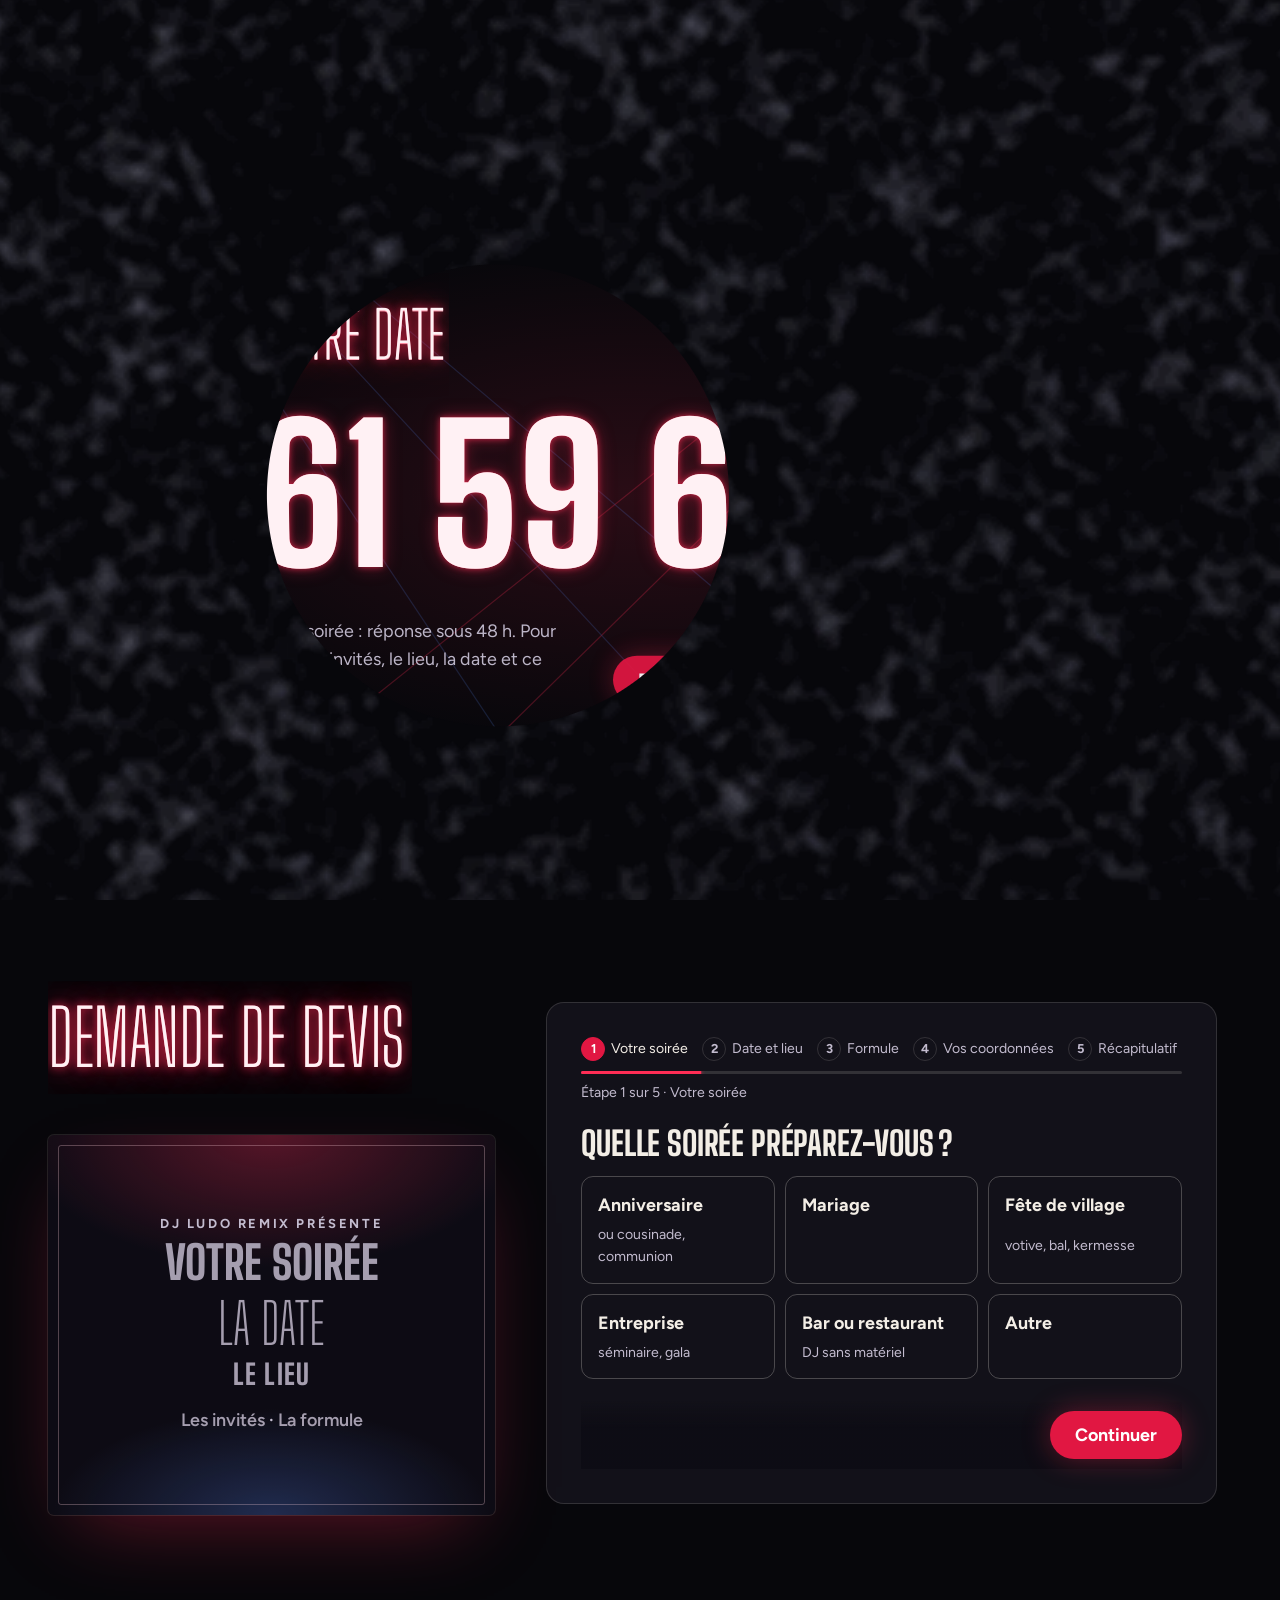
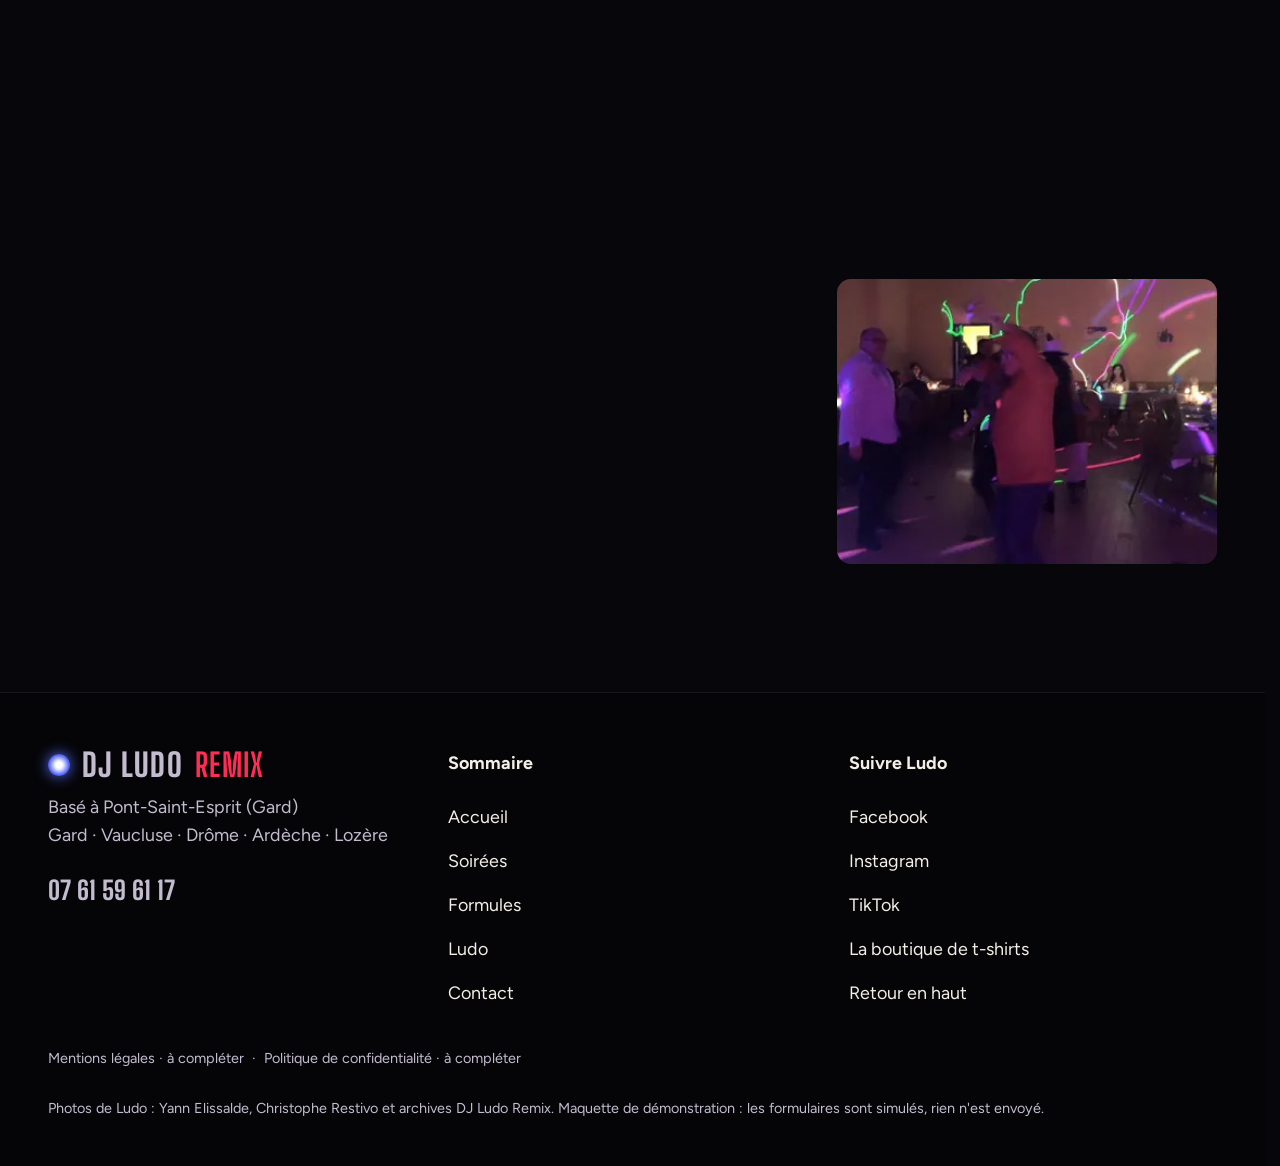
<file: contact.html>
<!doctype html>
<html lang="fr" data-v="3">
<head>
<meta charset="utf-8">
<meta name="viewport" content="width=device-width, initial-scale=1, viewport-fit=cover">
<title>Contact et devis : DJ Ludo Remix, 07 61 59 61 17</title>
<meta name="description" content="Demandez un devis pour votre soirée : date, lieu, nombre d&#39;invités. Réponse sous 48 h. Basé à Pont-Saint-Esprit, dans le Gard.">
<meta name="robots" content="noindex, nofollow">
<link rel="canonical" href="https://djludoremix-maquette.vercel.app/contact">
<style>:root{--fond:#07070b;--texte:#f3eee6;--voile-fond:#0b0a12;--ouverture-fond:#07070b;--menu-fond:#0b0a12}:root { --entete-h: 72px; --barres-h: 0px; } html { background: var(--fond); color: var(--texte); scrollbar-gutter: stable; } body { margin: 0; background: var(--fond); } html.js:not(.secours):not([data-arrivee="retour"]) [data-anime] { opacity: 0; } html.js:not(.secours):not([data-arrivee="retour"]) [data-anime].vu { opacity: 1; } [data-voile] { position: fixed; inset: 0; z-index: 900; background: var(--voile-fond); transform: translateY(100%); visibility: hidden; pointer-events: none; } html[data-arrivee="voile"]:not(.voile-leve):not(.secours) [data-voile] { transform: none; visibility: visible; } html.secours [data-voile] { visibility: hidden !important; } .ouverture-panneau { position: fixed; inset: 0; z-index: 850; display: none; place-content: center; justify-items: center; background: var(--ouverture-fond, var(--voile-fond)); color: var(--fond); text-align: center; } html.js[data-arrivee="intro"]:not(.secours):not(.intro-finie) .ouverture-panneau { display: grid; } html.defilement-bloque, html.defilement-bloque body, html.js[data-arrivee="intro"]:not(.secours):not(.intro-finie), html.js[data-arrivee="intro"]:not(.secours):not(.intro-finie) body, html[data-arrivee="voile"]:not(.voile-leve):not(.secours), html[data-arrivee="voile"]:not(.voile-leve):not(.secours) body { overflow: hidden; } html.js[data-arrivee="intro"]:not(.secours):not(.intro-finie) { background-color: var(--ouverture-fond, var(--voile-fond)); } html[data-arrivee="voile"]:not(.voile-leve):not(.secours) { background-color: var(--voile-fond); }</style>
<script>(function () {
var d = document.documentElement, ss = null, ls = null;
try { ss = window.sessionStorage; ls = window.localStorage; } catch (e) {}
d.classList.add('js');
var nav = performance.getEntriesByType ? performance.getEntriesByType('navigation')[0] : null;
var type = nav ? nav.type : 'navigate';
var depart = null;
try { depart = JSON.parse(ss.getItem('socle:depart') || 'null'); ss.removeItem('socle:depart'); } catch (e) {}
if (depart && !(Date.now() - depart.t < 15000)) depart = null;
var mode = type === 'back_forward' ? 'retour' : type === 'reload' ? 'intro' : depart ? 'voile' : 'intro';
d.setAttribute('data-arrivee', mode);
if (mode === 'voile' && depart.couleur) d.style.setProperty('--voile-fond', depart.couleur);
if (type === 'reload' && 'scrollRestoration' in history) {
history.scrollRestoration = 'manual';
}
try {
var choisie = ls && ls.getItem('socle:langue');
var langue = (d.lang || '').slice(0, 2);
if (choisie && choisie !== langue && type === 'navigate' && !depart) {
var alt = document.querySelector('link[rel="alternate"][hreflang="' + choisie + '"]');
if (alt) location.replace(new URL(alt.href).pathname + location.search + location.hash);
}
} catch (e) {}
setTimeout(function () { if (!d.classList.contains('demarre')) d.classList.add('secours'); }, 2000);
})();</script>
<link rel="preload" href="/assets/fonts/big-shoulders.woff2" as="font" type="font/woff2" crossorigin>
<link rel="preload" href="/assets/fonts/figtree.woff2" as="font" type="font/woff2" crossorigin>
<link rel="stylesheet" href="/assets/css/socle.css?v=3">
<link rel="stylesheet" href="/assets/css/site.css?v=3">
<link rel="modulepreload" href="/assets/js/site.js?v=3">
<link rel="modulepreload" href="/assets/js/socle/index.js?v=3">
<script src="/assets/vendor/gsap.min.js" defer></script>
<script src="/assets/vendor/ScrollTrigger.min.js" defer></script>
<script src="/assets/vendor/SplitText.min.js" defer></script>
<script type="module" src="/assets/js/site.js?v=3"></script>
<meta name="theme-color" content="#07070b">
<link rel="icon" href="/assets/images/favicon.svg" type="image/svg+xml">
<link rel="apple-touch-icon" href="/assets/images/apple-touch-icon.png">
<meta property="og:type" content="website">
<meta property="og:site_name" content="DJ Ludo Remix">
<meta property="og:locale" content="fr_FR">
<meta property="og:title" content="Contact et devis : DJ Ludo Remix, 07 61 59 61 17">
<meta property="og:description" content="Demandez un devis pour votre soirée : date, lieu, nombre d&#39;invités. Réponse sous 48 h. Basé à Pont-Saint-Esprit, dans le Gard.">
<meta property="og:url" content="https://djludoremix-maquette.vercel.app/contact">
<meta property="og:image" content="https://djludoremix-maquette.vercel.app/assets/partage/contact-fr.jpg">
<meta property="og:image:width" content="1200">
<meta property="og:image:height" content="630">
<meta property="og:image:alt" content="Numéro de DJ Ludo Remix et carte du rayon de 50 km">
<meta name="twitter:card" content="summary_large_image">
<script type="application/ld+json">{"@context":"https://schema.org","@type":"LocalBusiness","name":"DJ Ludo Remix","url":"https://djludoremix-maquette.vercel.app/","telephone":"+33761596117","address":{"@type":"PostalAddress","addressLocality":"Pont-Saint-Esprit","postalCode":"30130","addressCountry":"FR"},"geo":{"@type":"GeoCoordinates","latitude":44.2685151,"longitude":4.641604},"areaServed":["Gard","Vaucluse","Drôme","Ardèche","Lozère"],"description":"DJ, sonorisation, éclairage et laser pour soirées privées, fêtes de village et événements d'entreprise dans le Gard, le Vaucluse, la Drôme, l'Ardèche et la Lozère.","sameAs":["https://www.facebook.com/DJLUDOREMIX","https://www.instagram.com/djludoremix","https://www.tiktok.com/@djludoremix"]}</script>
</head>
<body id="haut">
<div data-voile data-forme="iris" aria-hidden="true"><div class="voile-contenu"><span class="voile-lentille"></span><span data-voile-libelle>Contact</span></div></div>
<div class="ouverture-panneau" data-ouverture aria-hidden="true">
  <span class="ouverture-brume"></span>
  <svg class="ouverture-laser" viewBox="0 0 1000 220" aria-hidden="true"><defs><clipPath id="intro-revele"><rect class="ouverture-revele" x="0" y="0" width="0" height="220"/></clipPath></defs><text x="500" y="160" text-anchor="middle" class="ouverture-trace ouverture-trace--fond">LUDO REMIX</text><text x="500" y="160" text-anchor="middle" class="ouverture-trace" clip-path="url(#intro-revele)">LUDO REMIX</text><circle class="ouverture-pointe" cx="0" cy="110" r="6"/></svg>
  <span class="ouverture-objet" data-ouverture-objet></span>
  <p class="ouverture-ligne">DJ · son · lumière · laser</p>
</div>
<div class="fil" data-grille="fil" data-effet="fil" aria-hidden="true"><span class="fil-pont"></span><span class="fil-lyre"><span class="fil-lentille"></span></span></div>
<a class="evitement" href="#contenu">Aller au contenu</a>
<header data-entete>
  <div class="entete-rangee">
    <a class="entete-logo" href="/" data-libelle="Accueil">
      <span class="logo-lentille" aria-hidden="true"></span><span class="logo-mot">DJ Ludo <b>Remix</b></span>
    </a>
    <nav data-nav aria-label="Navigation principale">
      <ul><li><a href="/soirees" data-libelle="Soirées">Soirées</a></li><li><a href="/formules" data-libelle="Formules">Formules</a></li><li><a href="/ludo" data-libelle="Ludo">Ludo</a></li><li><a href="/contact" data-libelle="Contact" aria-current="page">Contact</a></li></ul>
    </nav>
    <div class="entete-actions">
      <a class="bouton" href="/contact#devis" data-libelle="Contact">Devis sous 48 h</a>
      <button type="button" data-menu-bouton aria-controls="menu" aria-expanded="false" data-libelle-ouvrir="Menu" data-libelle-fermer="Fermer"><span data-libelle-bouton>Menu</span></button>
      <a class="menu-sansjs" href="#menu" data-menu-lien>Menu</a>
    </div>
  </div>
</header>
<script>/* Avant le premier affichage : rangées de la navigation (même règle que ajusterNav dans assets/js/socle/entete.js)
   et hauteur réelle de l'en-tête, pour que rien ne saute quand le JavaScript du site prend la main. */
(function () {
  var h = document.documentElement, u = document.querySelector('[data-nav] ul'), e = document.querySelector('[data-entete]');
  if (u) {
    var deborde = function () { return u.scrollWidth > u.clientWidth + 1; }, c = deborde();
    if (c && window.matchMedia('(min-width: 900px)').matches) {
      h.classList.add('nav-deux-rangees'); c = deborde();
      if (c) { h.classList.add('nav-deux-lignes'); var a = u.querySelector('a'); c = !a || u.getBoundingClientRect().height > a.getBoundingClientRect().height * 2.5; }
      if (c) h.classList.remove('nav-deux-rangees', 'nav-deux-lignes');
    }
    if (c) h.classList.add('nav-compacte');
  }
  if (e) h.style.setProperty('--entete-h', Math.round(e.getBoundingClientRect().height) + 'px');
})();</script>
<span id="menu-ferme" aria-hidden="true"></span>
<div id="menu" data-menu role="dialog" aria-modal="true" aria-label="Menu">
  <p class="menu-sansjs-fermer"><a href="#menu-ferme">Fermer</a></p>
  <ul><li style="--i:0"><a href="/" class="menu-lien" data-libelle="Accueil">Accueil</a></li><li style="--i:1"><a href="/soirees" class="menu-lien" data-libelle="Soirées">Soirées</a></li><li style="--i:2"><a href="/formules" class="menu-lien" data-libelle="Formules">Formules</a></li><li style="--i:3"><a href="/ludo" class="menu-lien" data-libelle="Ludo">Ludo</a></li><li style="--i:4"><a href="/contact" class="menu-lien" data-libelle="Contact" aria-current="page">Contact</a></li></ul>
  <p><a class="bouton" href="tel:+33761596117">Appeler 07 61 59 61 17</a></p>
</div>
<main id="contenu" tabindex="-1">
<section class="ouv-numero" id="debut">
  <svg class="ouv-numero-faisceaux" viewBox="0 0 1000 600" preserveAspectRatio="none" aria-hidden="true" data-visuel><g class="faisceaux-g"><line x1="1000" y1="-10" x2="80" y2="610"/><line x1="1000" y1="-10" x2="250" y2="610"/><line x1="1000" y1="-10" x2="420" y2="610"/><line x1="1000" y1="-10" x2="590" y2="610"/><line x1="1000" y1="-10" x2="760" y2="610"/></g><g class="faisceaux-d"><line x1="0" y1="-10" x2="300" y2="610"/><line x1="0" y1="-10" x2="490" y2="610"/><line x1="0" y1="-10" x2="680" y2="610"/><line x1="0" y1="-10" x2="870" y2="610"/></g></svg>
  <div class="conteneur ouv-numero-tete">
    <p class="surtitre" data-anime="gsap">Contact</p>
    <h1 data-grille="typo"><span class="hero-ligne" data-anime="gsap">Réservez</span> <span class="laser-titre hero-ligne" data-effet="laser-titre" data-texte="votre date">votre date</span></h1>
  </div>
  <p class="ouv-numero-tel conteneur" data-visuel><a class="laser-titre" data-effet="laser-titre" data-texte="07 61 59 61 17" href="tel:+33761596117" data-action-principale data-iris-centre>07 61 59 61 17</a></p>
  <div class="conteneur ouv-numero-pied">
    <p class="masque-ecran-tres-bas" data-anime="gsap">Appelez Ludo ou décrivez votre soirée : réponse sous 48 h. Pour un devis juste, donnez le nombre d&#39;invités, le lieu, la date et ce que vous aimeriez.</p>
    <p class="hero-actions" data-anime="gsap"><a class="bouton" href="#devis">Demande de devis ↓</a><span class="hero-info" data-info-cle>Réponse sous 48 h · Pont-Saint-Esprit · Gard</span></p>
  </div>
</section>
<section class="devis conteneur" id="devis">
  <div class="devis-grille">
    <div class="devis-tete">
      <h2 class="laser-titre" data-effet="laser-titre" data-texte="Demande de devis">Demande de devis</h2>
      <aside class="affiche" data-affiche data-visuel aria-label="Votre soirée, telle que vous la décrivez">
        <p class="affiche-sur">DJ Ludo Remix présente</p>
        <p class="affiche-type" data-affiche-champ="type">Votre soirée</p>
        <p class="affiche-date" data-affiche-champ="date">La date</p>
        <p class="affiche-lieu" data-affiche-champ="lieu">Le lieu</p>
        <p class="affiche-ligne"><span data-affiche-champ="invites">Les invités</span> · <span data-affiche-champ="formule">La formule</span></p>
        <span class="affiche-tampon" aria-hidden="true">Reçu</span>
      </aside>
    </div>
    <div class="fpe" data-module="formulaire-par-etapes" role="region" aria-label="Demande de devis">
      <div class="fpe__carton">
        <form class="fpe__form" novalidate data-devis>
          <fieldset class="fpe__etape" data-etape="Votre soirée">
            <legend class="fpe__legende"><h3 class="fpe__titre">Quelle soirée préparez-vous ?</h3></legend>
            <div class="fpe__groupe fpe__cartes" data-libelle="Soirée">
              <label class="fpe__carte"><input type="radio" name="type" value="Anniversaire" required><span class="fpe__carte-titre">Anniversaire</span><span class="fpe__carte-texte">ou cousinade, communion</span></label>
              <label class="fpe__carte"><input type="radio" name="type" value="Mariage"><span class="fpe__carte-titre">Mariage</span></label>
              <label class="fpe__carte"><input type="radio" name="type" value="Fête de village"><span class="fpe__carte-titre">Fête de village</span><span class="fpe__carte-texte">votive, bal, kermesse</span></label>
              <label class="fpe__carte"><input type="radio" name="type" value="Soirée d&#39;entreprise"><span class="fpe__carte-titre">Entreprise</span><span class="fpe__carte-texte">séminaire, gala</span></label>
              <label class="fpe__carte"><input type="radio" name="type" value="Bar ou restaurant"><span class="fpe__carte-titre">Bar ou restaurant</span><span class="fpe__carte-texte">DJ sans matériel</span></label>
              <label class="fpe__carte"><input type="radio" name="type" value="Autre"><span class="fpe__carte-titre">Autre</span></label>
            </div>
          </fieldset>
          <fieldset class="fpe__etape" data-etape="Date et lieu">
            <legend class="fpe__legende"><h3 class="fpe__titre">Quand et où ?</h3></legend>
            <div class="fpe__champ"><label for="c-date">Date (jj/mm/aaaa)</label><input id="c-date" name="date" type="text" inputmode="numeric" placeholder="jj/mm/aaaa" autocomplete="off" required></div>
            <div class="fpe__champ"><label for="c-lieu">Commune</label><input id="c-lieu" name="lieu" autocomplete="address-level2" required></div>
            <div class="fpe__champ"><label for="c-invites">Nombre d&#39;invités</label><input id="c-invites" name="invites" type="number" min="1" max="2000" inputmode="numeric"></div>
          </fieldset>
          <fieldset class="fpe__etape" data-etape="Formule">
            <legend class="fpe__legende"><h3 class="fpe__titre">Quelle formule vous tente ?</h3></legend>
            <div class="fpe__groupe fpe__cartes" data-libelle="Formule">
              <label class="fpe__carte"><input type="radio" name="formule" value="premier-prix"><span class="fpe__carte-titre">1er prix · 400 €</span><span class="fpe__carte-texte">20 h – 1 h</span></label><label class="fpe__carte"><input type="radio" name="formule" value="association"><span class="fpe__carte-titre">Association · 500 €</span><span class="fpe__carte-texte">20 h – 2 h</span></label><label class="fpe__carte"><input type="radio" name="formule" value="de-base"><span class="fpe__carte-titre">De base · 550 €</span><span class="fpe__carte-texte">20 h – 3 h</span></label><label class="fpe__carte"><input type="radio" name="formule" value="blacklight"><span class="fpe__carte-titre">BlackLight · 700 €</span><span class="fpe__carte-texte">20 h – 5 h</span></label><label class="fpe__carte"><input type="radio" name="formule" value="unlimited"><span class="fpe__carte-titre">Unlimited · 1 250 €</span><span class="fpe__carte-texte">20 h – fin de soirée</span></label>
              <label class="fpe__carte"><input type="radio" name="formule" value="nsp"><span class="fpe__carte-titre">Je ne sais pas encore</span></label>
            </div>
          </fieldset>
          <fieldset class="fpe__etape" data-etape="Vos coordonnées">
            <legend class="fpe__legende"><h3 class="fpe__titre">Comment vous joindre ?</h3></legend>
            <div class="fpe__champ"><label for="c-nom">Nom</label><input id="c-nom" name="nom" autocomplete="name" required></div>
            <div class="fpe__champ"><label for="c-tel">Téléphone (obligatoire pour confirmer)</label><input id="c-tel" name="tel" type="tel" autocomplete="tel" required></div>
            <div class="fpe__champ"><label for="c-email">E-mail</label><input id="c-email" name="email" type="email" autocomplete="email"></div>
            <div class="fpe__champ"><label for="c-message">Ce que vous aimeriez (styles, moments clés)</label><textarea id="c-message" name="message" rows="3"></textarea></div>
            <p class="mention-donnees">Vos coordonnées servent seulement à répondre à votre demande.</p>
          </fieldset>
          <fieldset class="fpe__etape" data-etape="Récapitulatif" data-recap>
            <legend class="fpe__legende"><h3 class="fpe__titre">Tout est juste ?</h3></legend>
            <div class="fpe__recap"></div>
          </fieldset>
          <div class="fpe__nav"><button type="button" class="bouton bouton--contour" data-precedent>Retour</button><button type="button" class="bouton" data-suivant>Continuer</button><button type="submit" class="bouton" data-grille="retour" data-effet="date-laser">Envoyer la demande</button></div>
        </form>
        <div class="fpe__fin" hidden>
          <div class="devis-mur" aria-hidden="true"><svg class="date-ecrit" viewBox="0 0 600 200"><text x="300" y="120" text-anchor="middle" class="date-texte"></text></svg><span class="date-tampon">Reçu<small>Réponse sous 48 h</small></span></div>
          <h3>Demande reçue</h3><p>Demande simulée : rien n&#39;a été envoyé. Sur le vrai site, Ludo vous répond sous 48 h.</p><p data-resume></p>
          <button type="button" class="bouton bouton--contour" data-recommencer>Nouvelle demande</button>
        </div>
      </div>
    </div>
  </div>
</section>
<section class="reseaux conteneur" id="reseaux">
  <h2 data-anime="lignes">Suivre Ludo</h2>
  <ul class="reseaux-liste" data-anime="cascade">
    <li><a href="https://www.facebook.com/DJLUDOREMIX" target="_blank" rel="noopener">Facebook<span>/DJLUDOREMIX</span></a></li>
    <li><a href="https://www.instagram.com/djludoremix" target="_blank" rel="noopener">Instagram<span>@djludoremix</span></a></li>
    <li><a href="https://www.tiktok.com/@djludoremix" target="_blank" rel="noopener">TikTok<span>@djludoremix</span></a></li>
    <li><a href="https://x.com/DjludoDjludo472" target="_blank" rel="noopener">X<span>@DjludoDjludo472</span></a></li>
    <li><a href="https://dj-ludo-remix.myspreadshop.fr/" target="_blank" rel="noopener">Boutique<span>t-shirts DJ Ludo Remix</span></a></li>
  </ul>
  <figure class="media reseaux-photo" data-fx="parallaxe" style="--cadrage:50% 50%">
  <picture>
    <img src="/assets/images/salle-laser-1-800.webp" srcset="/assets/images/salle-laser-1-480.webp 480w, /assets/images/salle-laser-1-640.webp 640w, /assets/images/salle-laser-1-800.webp 800w" sizes="(max-width: 760px) 90vw, 30vw" alt="Lasers vert et rose au-dessus de la piste d&#39;une salle des fêtes" width="800" height="533" loading="lazy" decoding="async">
  </picture>
</figure>
</section>
</main>
<footer class="pied" id="pied">
  <div class="conteneur pied-grille">
    <div class="pied-marque">
      <p class="pied-logo"><span class="logo-lentille" aria-hidden="true"></span>DJ Ludo <b>Remix</b></p>
      <p>Basé à Pont-Saint-Esprit (Gard)<br>Gard · Vaucluse · Drôme · Ardèche · Lozère</p>
      <p><a class="pied-tel" href="tel:+33761596117">07 61 59 61 17</a></p>
    </div>
    <nav aria-label="Sommaire">
      <p><strong>Sommaire</strong></p>
      <ul><li><a href="/" data-libelle="Accueil">Accueil</a></li><li><a href="/soirees" data-libelle="Soirées">Soirées</a></li><li><a href="/formules" data-libelle="Formules">Formules</a></li><li><a href="/ludo" data-libelle="Ludo">Ludo</a></li><li><a href="/contact" data-libelle="Contact" aria-current="page">Contact</a></li></ul>
    </nav>
    <div>
      <p><strong>Suivre Ludo</strong></p>
      <ul>
        <li><a href="https://www.facebook.com/DJLUDOREMIX" target="_blank" rel="noopener">Facebook</a></li>
        <li><a href="https://www.instagram.com/djludoremix" target="_blank" rel="noopener">Instagram</a></li>
        <li><a href="https://www.tiktok.com/@djludoremix" target="_blank" rel="noopener">TikTok</a></li>
        <li><a href="https://dj-ludo-remix.myspreadshop.fr/" target="_blank" rel="noopener">La boutique de t-shirts</a></li>
        <li><a href="#haut" data-sans-transition>Retour en haut</a></li>
      </ul>
    </div>
  </div>
  <div class="conteneur pied-bas">
    <p>Mentions légales · à compléter &nbsp;·&nbsp; Politique de confidentialité · à compléter</p>
    <p>Photos de Ludo : Yann Elissalde, Christophe Restivo et archives DJ Ludo Remix. Maquette de démonstration : les formulaires sont simulés, rien n&#39;est envoyé.</p>
  </div>
</footer>
<div data-barre-fixe>
  <a class="bouton bouton--contour" href="tel:+33761596117">Appeler</a>
  <a class="bouton" href="/contact#devis" data-libelle="Contact">Devis sous 48 h</a>
</div>
</body>
</html>
</file>
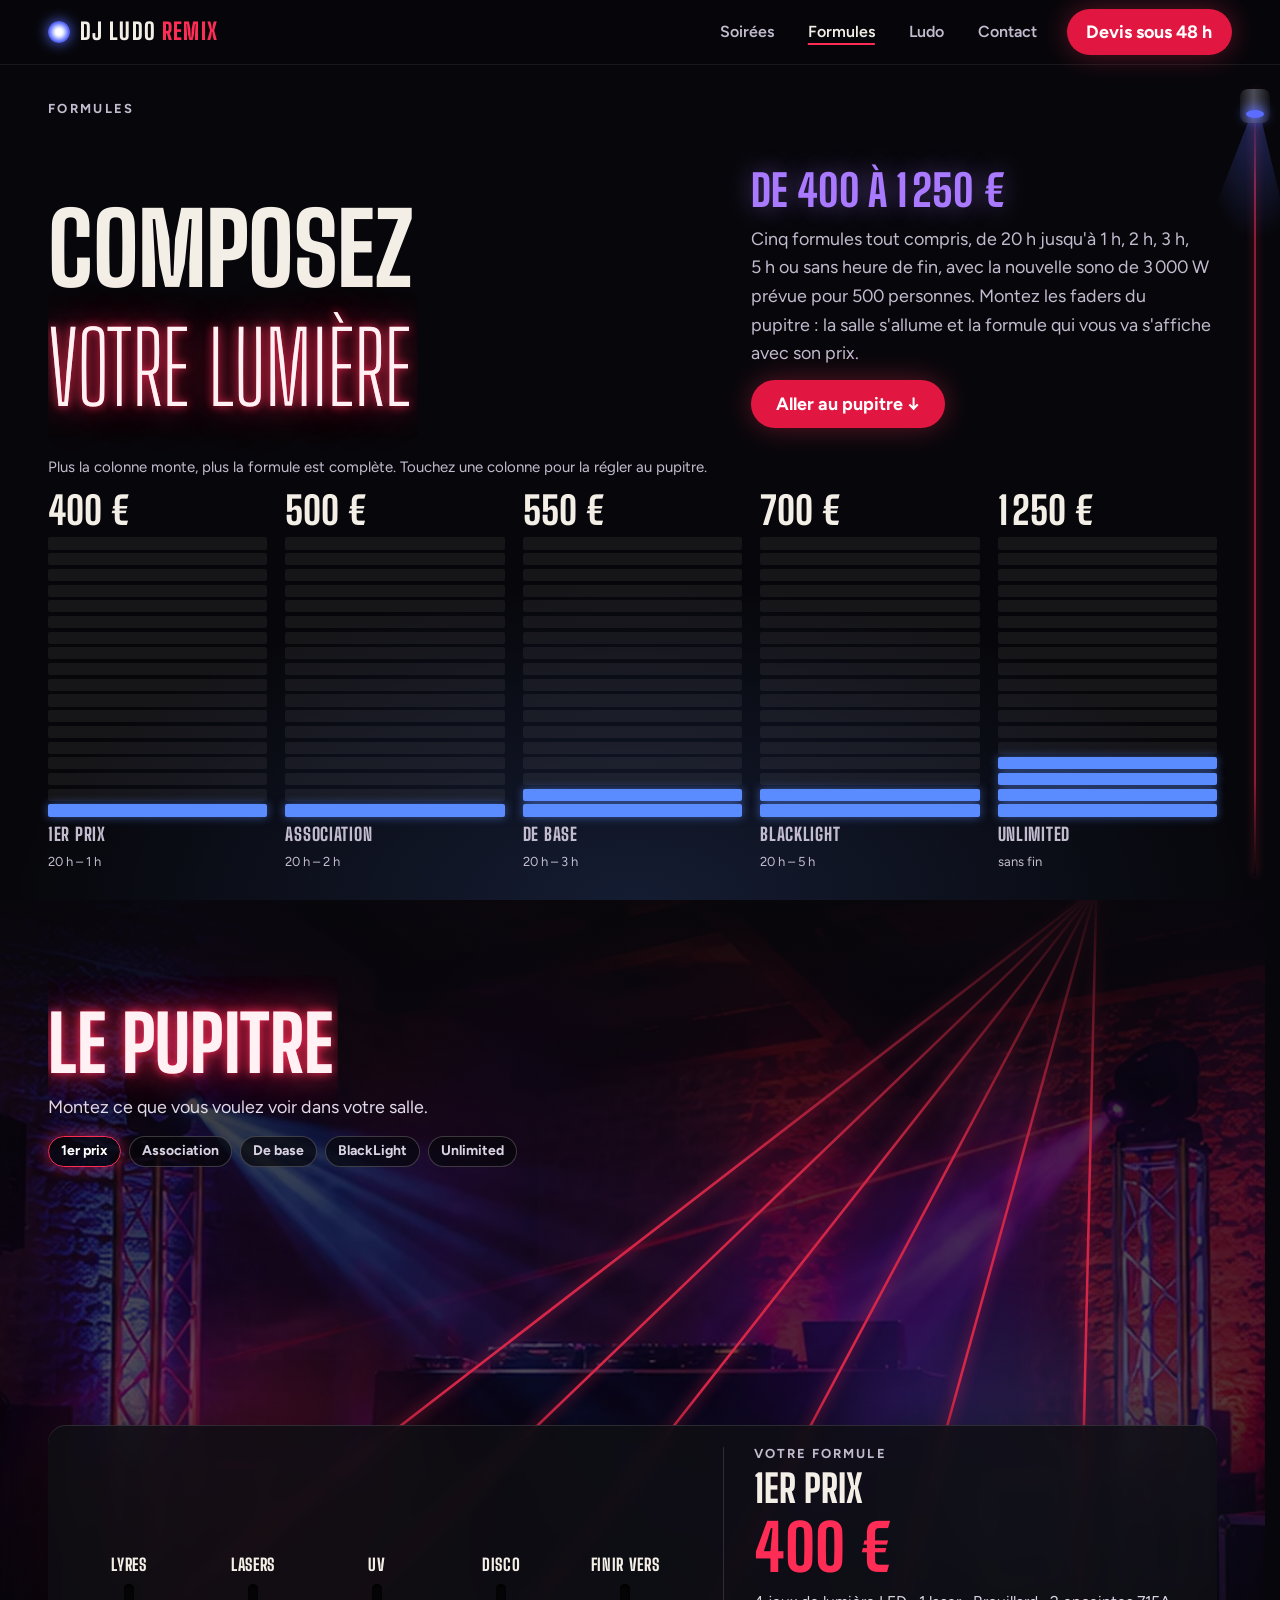
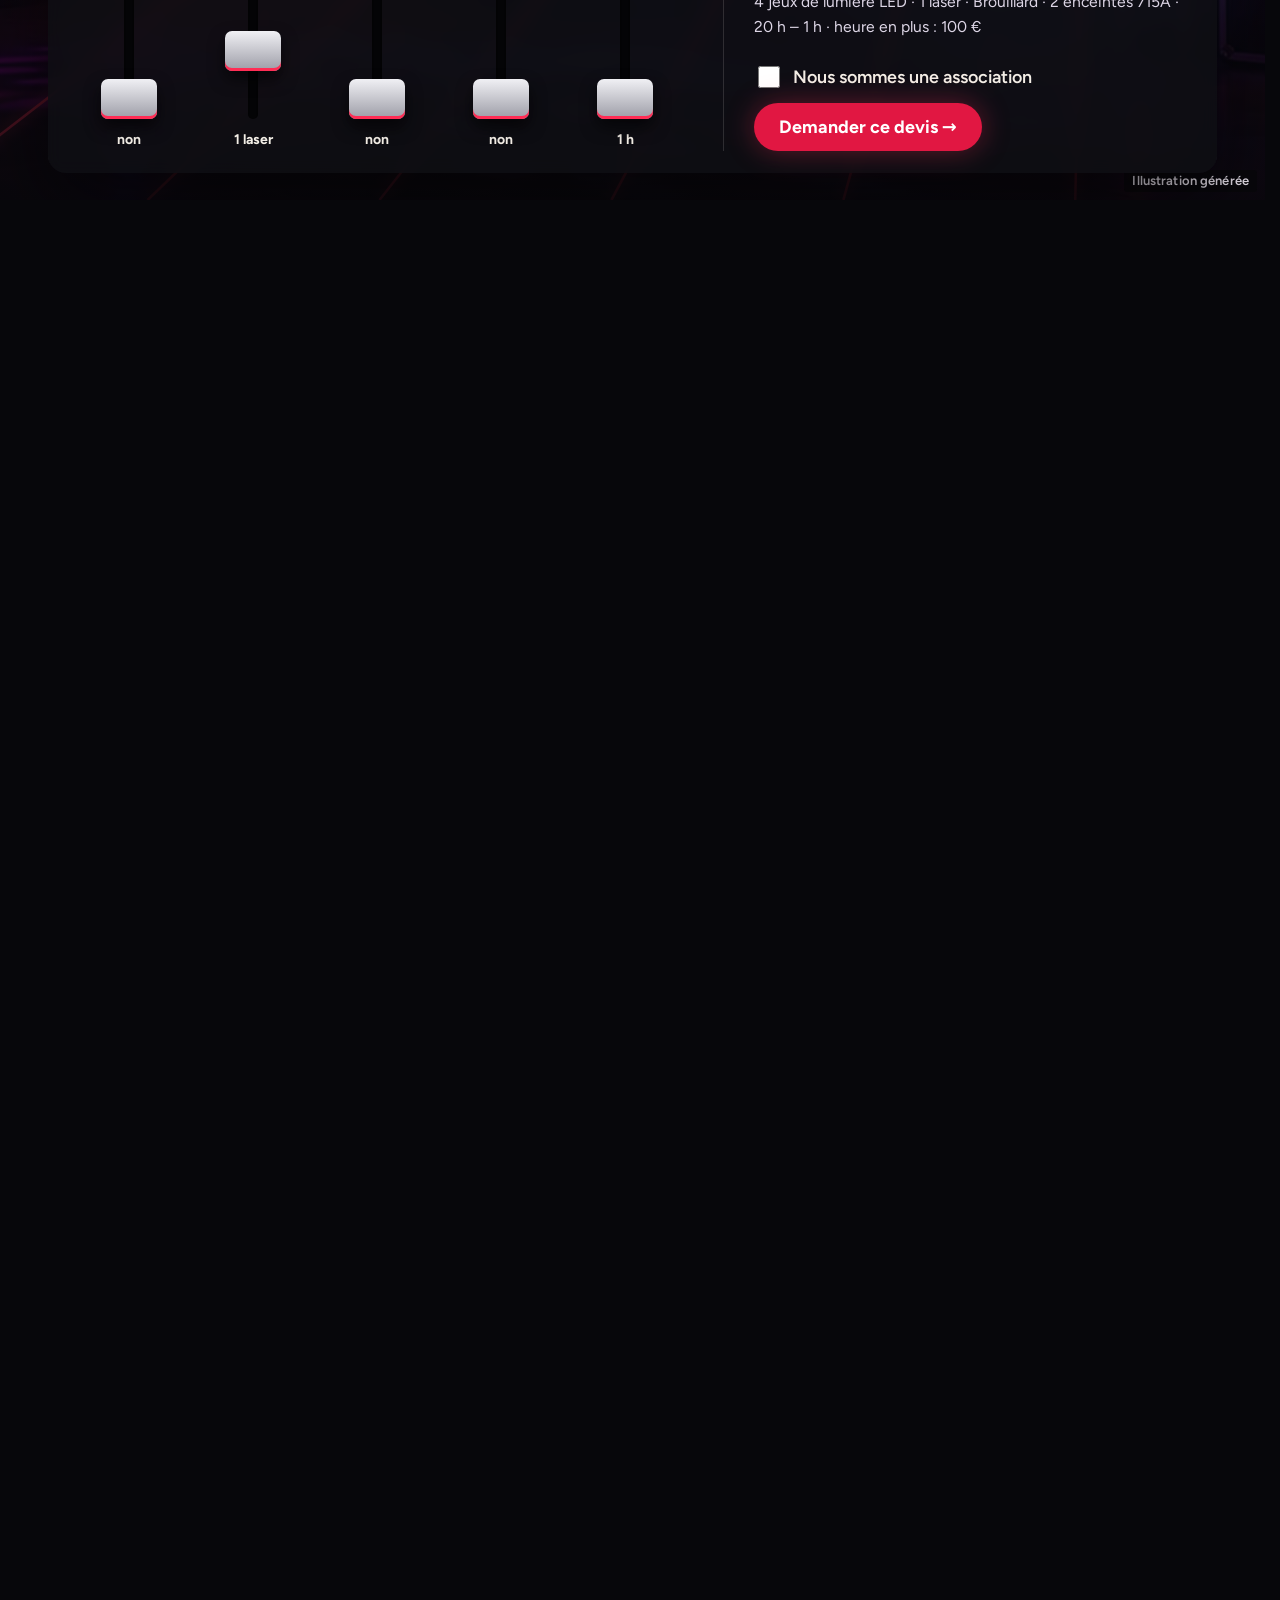
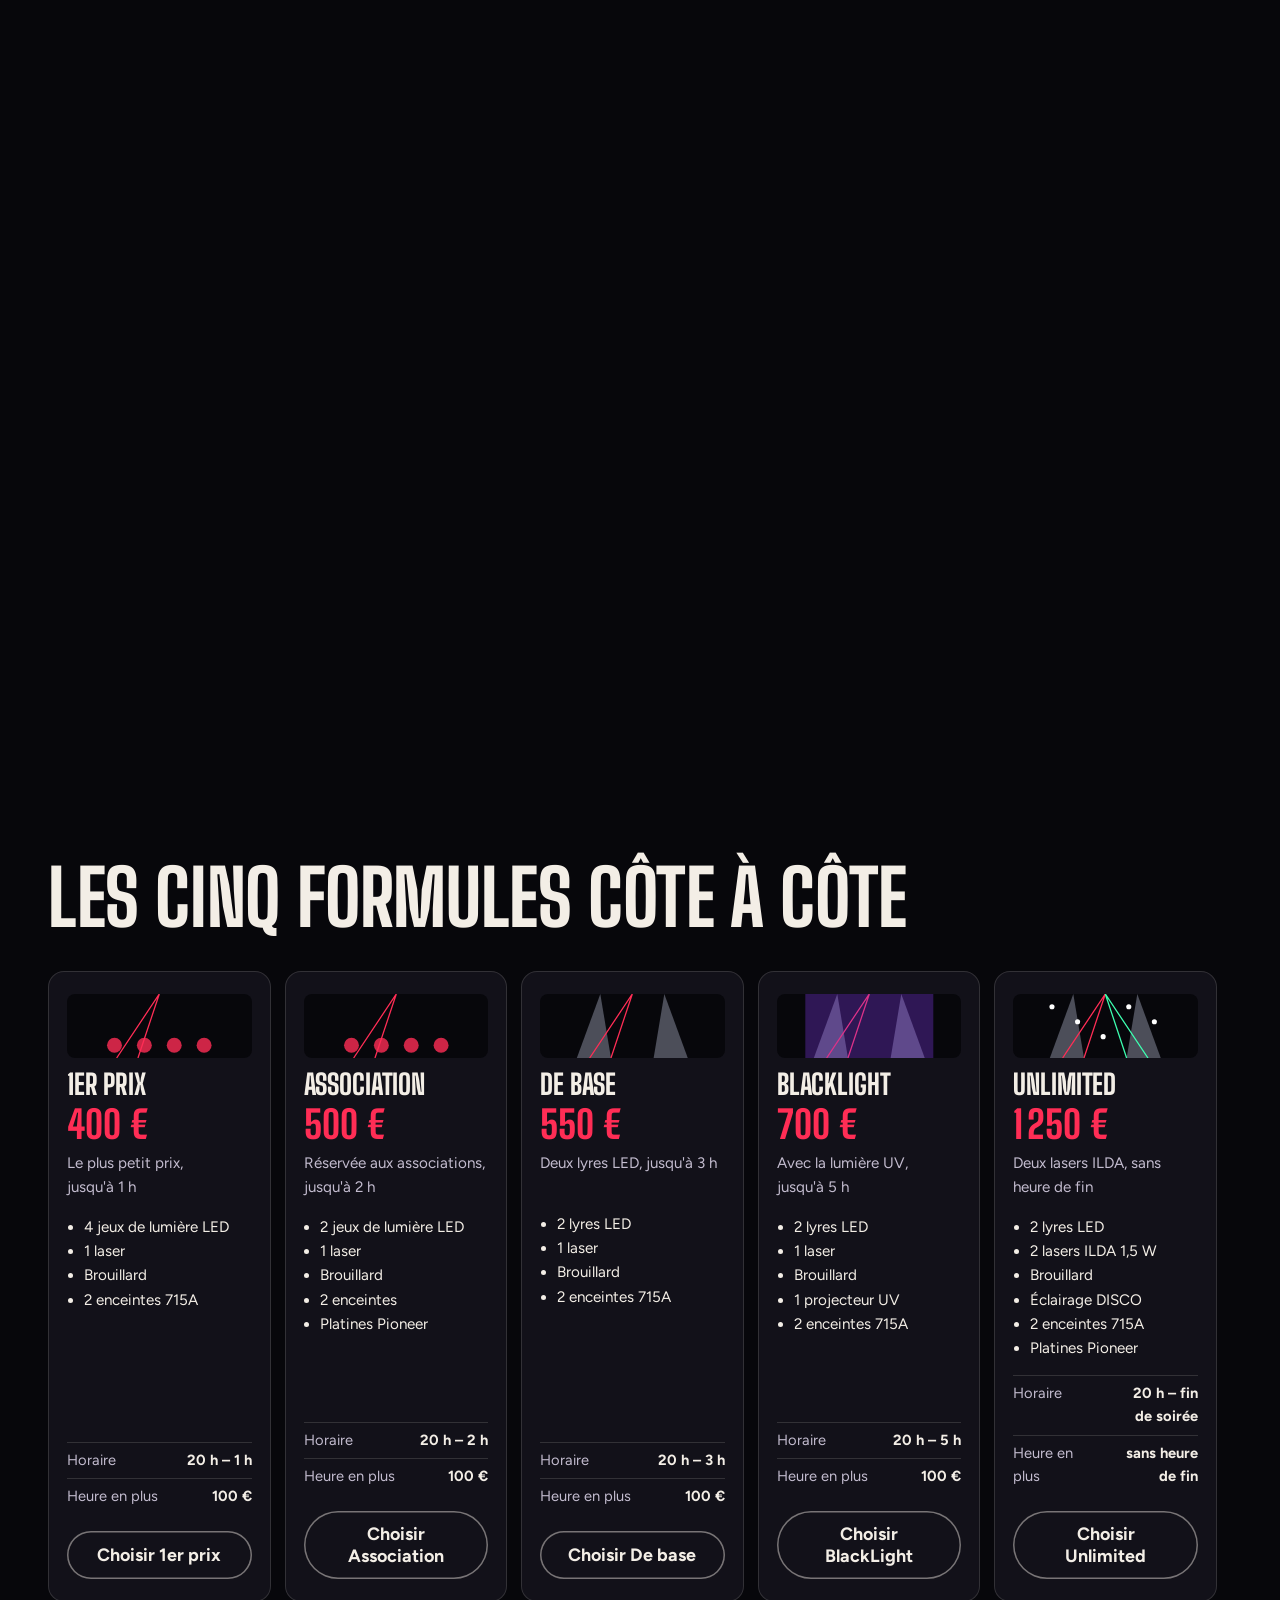
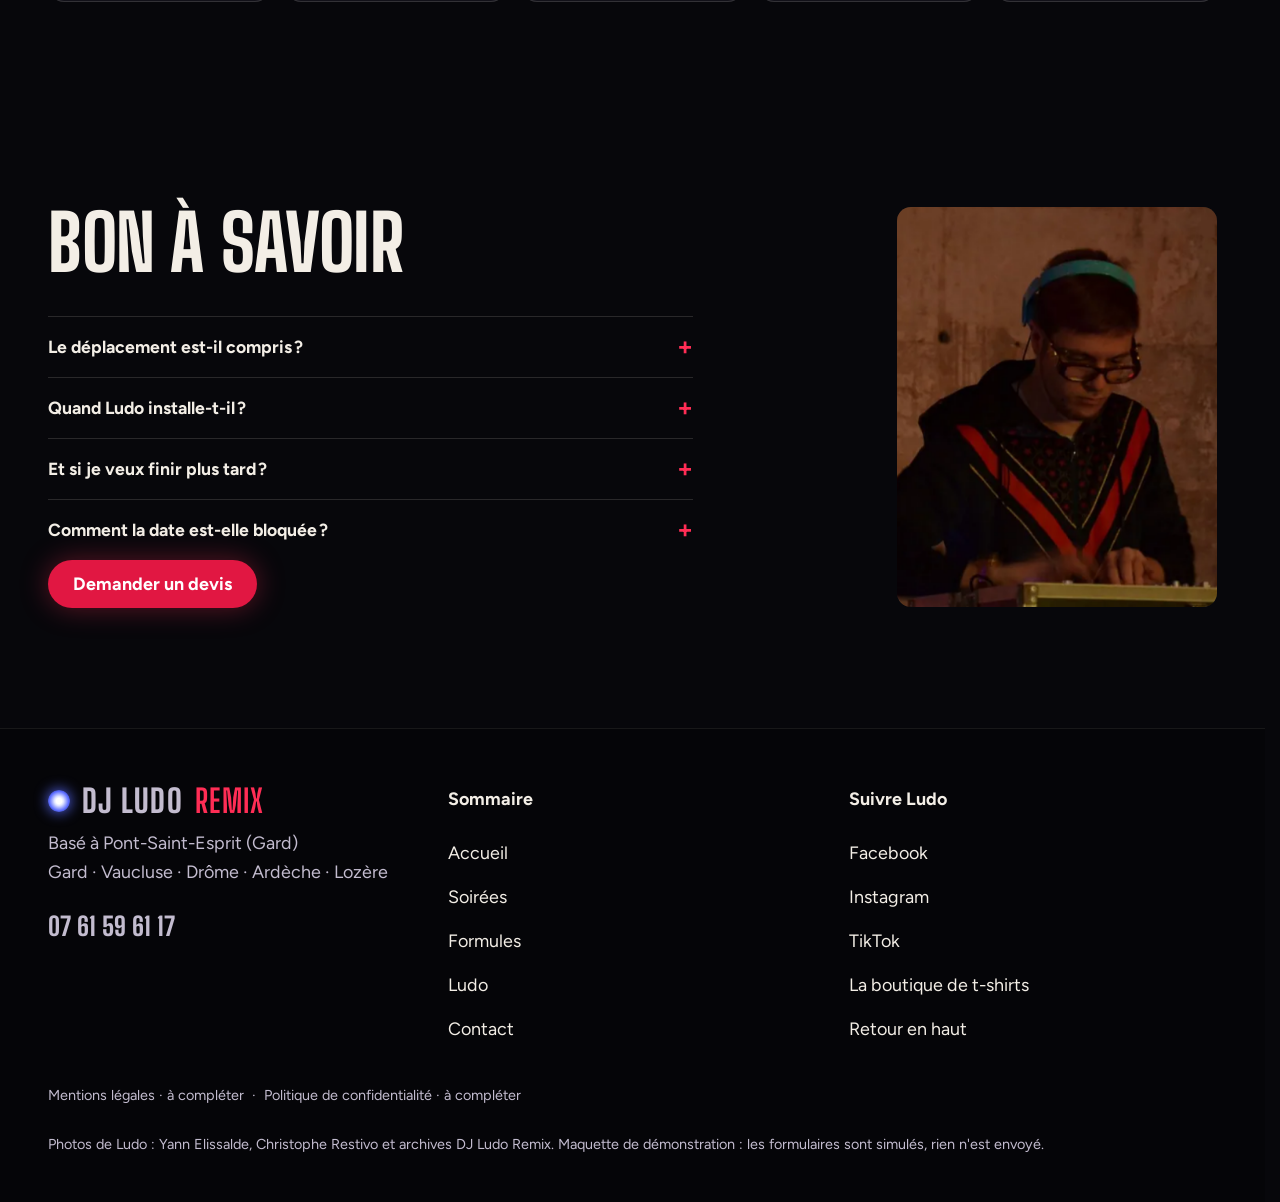
<file: formules.html>
<!doctype html>
<html lang="fr" data-v="3">
<head>
<meta charset="utf-8">
<meta name="viewport" content="width=device-width, initial-scale=1, viewport-fit=cover">
<title>Formules et prix : de 400 à 1 250 € | DJ Ludo Remix</title>
<meta name="description" content="Cinq formules son et lumière, du 1er prix à l&#39;Unlimited avec deux lasers ILDA : composez votre soirée au pupitre et voyez le prix.">
<meta name="robots" content="noindex, nofollow">
<link rel="canonical" href="https://djludoremix-maquette.vercel.app/formules">
<style>:root{--fond:#07070b;--texte:#f3eee6;--voile-fond:#0b0a12;--ouverture-fond:#07070b;--menu-fond:#0b0a12}:root { --entete-h: 72px; --barres-h: 0px; } html { background: var(--fond); color: var(--texte); scrollbar-gutter: stable; } body { margin: 0; background: var(--fond); } html.js:not(.secours):not([data-arrivee="retour"]) [data-anime] { opacity: 0; } html.js:not(.secours):not([data-arrivee="retour"]) [data-anime].vu { opacity: 1; } [data-voile] { position: fixed; inset: 0; z-index: 900; background: var(--voile-fond); transform: translateY(100%); visibility: hidden; pointer-events: none; } html[data-arrivee="voile"]:not(.voile-leve):not(.secours) [data-voile] { transform: none; visibility: visible; } html.secours [data-voile] { visibility: hidden !important; } .ouverture-panneau { position: fixed; inset: 0; z-index: 850; display: none; place-content: center; justify-items: center; background: var(--ouverture-fond, var(--voile-fond)); color: var(--fond); text-align: center; } html.js[data-arrivee="intro"]:not(.secours):not(.intro-finie) .ouverture-panneau { display: grid; } html.defilement-bloque, html.defilement-bloque body, html.js[data-arrivee="intro"]:not(.secours):not(.intro-finie), html.js[data-arrivee="intro"]:not(.secours):not(.intro-finie) body, html[data-arrivee="voile"]:not(.voile-leve):not(.secours), html[data-arrivee="voile"]:not(.voile-leve):not(.secours) body { overflow: hidden; } html.js[data-arrivee="intro"]:not(.secours):not(.intro-finie) { background-color: var(--ouverture-fond, var(--voile-fond)); } html[data-arrivee="voile"]:not(.voile-leve):not(.secours) { background-color: var(--voile-fond); }</style>
<script>(function () {
var d = document.documentElement, ss = null, ls = null;
try { ss = window.sessionStorage; ls = window.localStorage; } catch (e) {}
d.classList.add('js');
var nav = performance.getEntriesByType ? performance.getEntriesByType('navigation')[0] : null;
var type = nav ? nav.type : 'navigate';
var depart = null;
try { depart = JSON.parse(ss.getItem('socle:depart') || 'null'); ss.removeItem('socle:depart'); } catch (e) {}
if (depart && !(Date.now() - depart.t < 15000)) depart = null;
var mode = type === 'back_forward' ? 'retour' : type === 'reload' ? 'intro' : depart ? 'voile' : 'intro';
d.setAttribute('data-arrivee', mode);
if (mode === 'voile' && depart.couleur) d.style.setProperty('--voile-fond', depart.couleur);
if (type === 'reload' && 'scrollRestoration' in history) {
history.scrollRestoration = 'manual';
}
try {
var choisie = ls && ls.getItem('socle:langue');
var langue = (d.lang || '').slice(0, 2);
if (choisie && choisie !== langue && type === 'navigate' && !depart) {
var alt = document.querySelector('link[rel="alternate"][hreflang="' + choisie + '"]');
if (alt) location.replace(new URL(alt.href).pathname + location.search + location.hash);
}
} catch (e) {}
setTimeout(function () { if (!d.classList.contains('demarre')) d.classList.add('secours'); }, 2000);
})();</script>
<link rel="preload" href="/assets/fonts/big-shoulders.woff2" as="font" type="font/woff2" crossorigin>
<link rel="preload" href="/assets/fonts/figtree.woff2" as="font" type="font/woff2" crossorigin>
<link rel="stylesheet" href="/assets/css/socle.css?v=3">
<link rel="stylesheet" href="/assets/css/site.css?v=3">
<link rel="modulepreload" href="/assets/js/site.js?v=3">
<link rel="modulepreload" href="/assets/js/socle/index.js?v=3">
<script src="/assets/vendor/gsap.min.js" defer></script>
<script src="/assets/vendor/ScrollTrigger.min.js" defer></script>
<script src="/assets/vendor/SplitText.min.js" defer></script>
<script type="module" src="/assets/js/site.js?v=3"></script>
<meta name="theme-color" content="#07070b">
<link rel="icon" href="/assets/images/favicon.svg" type="image/svg+xml">
<link rel="apple-touch-icon" href="/assets/images/apple-touch-icon.png">
<meta property="og:type" content="website">
<meta property="og:site_name" content="DJ Ludo Remix">
<meta property="og:locale" content="fr_FR">
<meta property="og:title" content="Formules et prix : de 400 à 1 250 € | DJ Ludo Remix">
<meta property="og:description" content="Cinq formules son et lumière, du 1er prix à l&#39;Unlimited avec deux lasers ILDA : composez votre soirée au pupitre et voyez le prix.">
<meta property="og:url" content="https://djludoremix-maquette.vercel.app/formules">
<meta property="og:image" content="https://djludoremix-maquette.vercel.app/assets/partage/formules-fr.jpg">
<meta property="og:image:width" content="1200">
<meta property="og:image:height" content="630">
<meta property="og:image:alt" content="Pupitre lumière dans le brouillard, titre « Les formules »">
<meta name="twitter:card" content="summary_large_image">
<script type="application/ld+json">{"@context":"https://schema.org","@type":"LocalBusiness","name":"DJ Ludo Remix","url":"https://djludoremix-maquette.vercel.app/","telephone":"+33761596117","address":{"@type":"PostalAddress","addressLocality":"Pont-Saint-Esprit","postalCode":"30130","addressCountry":"FR"},"geo":{"@type":"GeoCoordinates","latitude":44.2685151,"longitude":4.641604},"areaServed":["Gard","Vaucluse","Drôme","Ardèche","Lozère"],"description":"DJ, sonorisation, éclairage et laser pour soirées privées, fêtes de village et événements d'entreprise dans le Gard, le Vaucluse, la Drôme, l'Ardèche et la Lozère.","sameAs":["https://www.facebook.com/DJLUDOREMIX","https://www.instagram.com/djludoremix","https://www.tiktok.com/@djludoremix"]}</script>
</head>
<body id="haut">
<div data-voile data-forme="iris" aria-hidden="true"><div class="voile-contenu"><span class="voile-lentille"></span><span data-voile-libelle>Formules</span></div></div>
<div class="ouverture-panneau" data-ouverture aria-hidden="true">
  <span class="ouverture-brume"></span>
  <svg class="ouverture-laser" viewBox="0 0 1000 220" aria-hidden="true"><defs><clipPath id="intro-revele"><rect class="ouverture-revele" x="0" y="0" width="0" height="220"/></clipPath></defs><text x="500" y="160" text-anchor="middle" class="ouverture-trace ouverture-trace--fond">LUDO REMIX</text><text x="500" y="160" text-anchor="middle" class="ouverture-trace" clip-path="url(#intro-revele)">LUDO REMIX</text><circle class="ouverture-pointe" cx="0" cy="110" r="6"/></svg>
  <span class="ouverture-objet" data-ouverture-objet></span>
  <p class="ouverture-ligne">DJ · son · lumière · laser</p>
</div>
<div class="fil" data-grille="fil" data-effet="fil" aria-hidden="true"><span class="fil-pont"></span><span class="fil-lyre"><span class="fil-lentille"></span></span></div>
<a class="evitement" href="#contenu">Aller au contenu</a>
<header data-entete>
  <div class="entete-rangee">
    <a class="entete-logo" href="/" data-libelle="Accueil">
      <span class="logo-lentille" aria-hidden="true"></span><span class="logo-mot">DJ Ludo <b>Remix</b></span>
    </a>
    <nav data-nav aria-label="Navigation principale">
      <ul><li><a href="/soirees" data-libelle="Soirées">Soirées</a></li><li><a href="/formules" data-libelle="Formules" aria-current="page">Formules</a></li><li><a href="/ludo" data-libelle="Ludo">Ludo</a></li><li><a href="/contact" data-libelle="Contact">Contact</a></li></ul>
    </nav>
    <div class="entete-actions">
      <a class="bouton" href="/contact#devis" data-libelle="Contact">Devis sous 48 h</a>
      <button type="button" data-menu-bouton aria-controls="menu" aria-expanded="false" data-libelle-ouvrir="Menu" data-libelle-fermer="Fermer"><span data-libelle-bouton>Menu</span></button>
      <a class="menu-sansjs" href="#menu" data-menu-lien>Menu</a>
    </div>
  </div>
</header>
<script>/* Avant le premier affichage : rangées de la navigation (même règle que ajusterNav dans assets/js/socle/entete.js)
   et hauteur réelle de l'en-tête, pour que rien ne saute quand le JavaScript du site prend la main. */
(function () {
  var h = document.documentElement, u = document.querySelector('[data-nav] ul'), e = document.querySelector('[data-entete]');
  if (u) {
    var deborde = function () { return u.scrollWidth > u.clientWidth + 1; }, c = deborde();
    if (c && window.matchMedia('(min-width: 900px)').matches) {
      h.classList.add('nav-deux-rangees'); c = deborde();
      if (c) { h.classList.add('nav-deux-lignes'); var a = u.querySelector('a'); c = !a || u.getBoundingClientRect().height > a.getBoundingClientRect().height * 2.5; }
      if (c) h.classList.remove('nav-deux-rangees', 'nav-deux-lignes');
    }
    if (c) h.classList.add('nav-compacte');
  }
  if (e) h.style.setProperty('--entete-h', Math.round(e.getBoundingClientRect().height) + 'px');
})();</script>
<span id="menu-ferme" aria-hidden="true"></span>
<div id="menu" data-menu role="dialog" aria-modal="true" aria-label="Menu">
  <p class="menu-sansjs-fermer"><a href="#menu-ferme">Fermer</a></p>
  <ul><li style="--i:0"><a href="/" class="menu-lien" data-libelle="Accueil">Accueil</a></li><li style="--i:1"><a href="/soirees" class="menu-lien" data-libelle="Soirées">Soirées</a></li><li style="--i:2"><a href="/formules" class="menu-lien" data-libelle="Formules" aria-current="page">Formules</a></li><li style="--i:3"><a href="/ludo" class="menu-lien" data-libelle="Ludo">Ludo</a></li><li style="--i:4"><a href="/contact" class="menu-lien" data-libelle="Contact">Contact</a></li></ul>
  <p><a class="bouton" href="tel:+33761596117">Appeler 07 61 59 61 17</a></p>
</div>
<main id="contenu" tabindex="-1">
<section class="ouv-vu" id="debut" data-effet="vu-metre">
  <div class="ouv-vu-tete conteneur">
    <p class="surtitre" data-anime="gsap">Formules</p>
    <h1 data-grille="typo"><span class="hero-ligne" data-anime="gsap">Composez</span> <span class="laser-titre hero-ligne" data-effet="laser-titre" data-texte="votre lumière">votre lumière</span></h1>
    <div class="ouv-vu-cote">
      <p class="ouv-vu-prix" data-info-cle data-anime="gsap"><span data-prix>de 400 à 1 250 €</span></p>
      <p class="masque-ecran-bas" data-anime="gsap">Cinq formules tout compris, de 20 h jusqu&#39;à 1 h, 2 h, 3 h, 5 h ou sans heure de fin, avec la nouvelle sono de 3 000 W prévue pour 500 personnes. Montez les faders du pupitre : la salle s&#39;allume et la formule qui vous va s&#39;affiche avec son prix.</p>
      <p data-anime="gsap"><a class="bouton" href="#pupitre" data-action-principale>Aller au pupitre ↓</a></p>
    </div>
  </div>
  <p class="vu-legende conteneur">Plus la colonne monte, plus la formule est complète. Touchez une colonne pour la régler au pupitre.</p>
  <ol class="vumetre" data-visuel data-iris-centre aria-label="Les cinq formules et leur prix, en colonnes de lumière">
    <li class="vu-col" style="--niveau:6"><a class="vu-lien" href="?formule=premier-prix#pupitre" data-vu="premier-prix" data-niveau="6"><span class="vu-prix">400 €</span><span class="vu-barre" aria-hidden="true"><i class="on"></i><i class="on"></i><i class="on"></i><i class="on"></i><i class="on"></i><i class="on"></i><i class=""></i><i class=""></i><i class=""></i><i class=""></i><i class=""></i><i class=""></i><i class=""></i><i class=""></i><i class=""></i><i class=""></i><i class=""></i><i class=""></i></span><span class="vu-nom">1er prix</span><span class="vu-heure">20 h – 1 h</span></a></li><li class="vu-col" style="--niveau:7"><a class="vu-lien" href="?formule=association#pupitre" data-vu="association" data-niveau="7"><span class="vu-prix">500 €</span><span class="vu-barre" aria-hidden="true"><i class="on"></i><i class="on"></i><i class="on"></i><i class="on"></i><i class="on"></i><i class="on"></i><i class="on"></i><i class=""></i><i class=""></i><i class=""></i><i class=""></i><i class=""></i><i class=""></i><i class=""></i><i class=""></i><i class=""></i><i class=""></i><i class=""></i></span><span class="vu-nom">Association</span><span class="vu-heure">20 h – 2 h</span></a></li><li class="vu-col" style="--niveau:8"><a class="vu-lien" href="?formule=de-base#pupitre" data-vu="de-base" data-niveau="8"><span class="vu-prix">550 €</span><span class="vu-barre" aria-hidden="true"><i class="on"></i><i class="on"></i><i class="on"></i><i class="on"></i><i class="on"></i><i class="on"></i><i class="on"></i><i class="on"></i><i class=""></i><i class=""></i><i class=""></i><i class=""></i><i class=""></i><i class=""></i><i class=""></i><i class=""></i><i class=""></i><i class=""></i></span><span class="vu-nom">De base</span><span class="vu-heure">20 h – 3 h</span></a></li><li class="vu-col" style="--niveau:10"><a class="vu-lien" href="?formule=blacklight#pupitre" data-vu="blacklight" data-niveau="10"><span class="vu-prix">700 €</span><span class="vu-barre" aria-hidden="true"><i class="on"></i><i class="on"></i><i class="on"></i><i class="on"></i><i class="on"></i><i class="on"></i><i class="on"></i><i class="on"></i><i class="on"></i><i class="on"></i><i class=""></i><i class=""></i><i class=""></i><i class=""></i><i class=""></i><i class=""></i><i class=""></i><i class=""></i></span><span class="vu-nom">BlackLight</span><span class="vu-heure">20 h – 5 h</span></a></li><li class="vu-col" style="--niveau:18"><a class="vu-lien" href="?formule=unlimited#pupitre" data-vu="unlimited" data-niveau="18"><span class="vu-prix">1 250 €</span><span class="vu-barre" aria-hidden="true"><i class="on"></i><i class="on"></i><i class="on"></i><i class="on"></i><i class="on"></i><i class="on"></i><i class="on"></i><i class="on"></i><i class="on"></i><i class="on"></i><i class="on"></i><i class="on"></i><i class="on"></i><i class="on"></i><i class="on"></i><i class="on"></i><i class="on"></i><i class="on"></i></span><span class="vu-nom">Unlimited</span><span class="vu-heure">sans fin</span></a></li>
  </ol>
</section>
<section class="salle-scene" id="pupitre" data-effet="pupitre" data-defaut="premier-prix" data-scene data-grille="manipuler scene" aria-label="Pupitre lumière : faders des lyres, des lasers, de l&#39;UV, du disco et de l&#39;heure de fin">
  <div class="salle-scene-collant" data-collant>
    <div class="pupitre-salle salle-scene-fond" data-visuel>
      <figure class="media pupitre-salle-photo" data-grok style="--cadrage:50% 50%">
  <picture><source media="(max-width: 760px) and (orientation: portrait)" srcset="/assets/images/grok/formules-salle-des-fetes-mobile-640.webp 640w, /assets/images/grok/formules-salle-des-fetes-mobile-1080.webp 1080w" sizes="100vw">
    <img src="/assets/images/grok/formules-salle-des-fetes-1280.webp" srcset="/assets/images/grok/formules-salle-des-fetes-640.webp 640w, /assets/images/grok/formules-salle-des-fetes-1280.webp 1280w, /assets/images/grok/formules-salle-des-fetes-1920.webp 1920w" sizes="100vw" alt="Salle des fêtes de village la nuit, murs de pierre, charpente en bois, deux lyres et le coin du DJ" width="1280" height="853" loading="lazy" decoding="async">
  </picture><figcaption class="mention-ia">Illustration générée</figcaption>
</figure>
      <div class="salle-nuit" aria-hidden="true"></div>
    <div class="salle-couche salle-led" aria-hidden="true"></div>
    <svg class="salle-couche salle-lyres" viewBox="0 0 600 400" preserveAspectRatio="none" aria-hidden="true"><defs><linearGradient id="lyre-degrade" x1="0" y1="0" x2="0" y2="1"><stop offset="0" stop-color="#e6ebff" stop-opacity=".34"/><stop offset=".55" stop-color="#c9ceff" stop-opacity=".12"/><stop offset="1" stop-color="#c9ceff" stop-opacity="0"/></linearGradient></defs><polygon class="lyre-1" points="230,-10 60,400 250,400"/><polygon class="lyre-2" points="370,-10 350,400 540,400"/></svg>
    <svg class="salle-couche salle-lasers" viewBox="0 0 600 400" preserveAspectRatio="none" aria-hidden="true"><g class="laser-1"><line x1="520" y1="-5" x2="-40" y2="400"/><line x1="520" y1="-5" x2="70" y2="400"/><line x1="520" y1="-5" x2="180" y2="400"/><line x1="520" y1="-5" x2="290" y2="400"/><line x1="520" y1="-5" x2="400" y2="400"/><line x1="520" y1="-5" x2="510" y2="400"/></g><g class="laser-2"><line x1="80" y1="-5" x2="120" y2="400"/><line x1="80" y1="-5" x2="240" y2="340"/><line x1="80" y1="-5" x2="360" y2="400"/><line x1="80" y1="-5" x2="480" y2="340"/><line x1="80" y1="-5" x2="600" y2="400"/></g></svg>
    <div class="salle-couche salle-uv" aria-hidden="true"></div>
    <canvas class="salle-couche salle-disco" aria-hidden="true"></canvas>
    </div>
    <div class="salle-scene-texte conteneur">
      <h2 class="laser-titre" data-effet="laser-titre" data-texte="Le pupitre">Le pupitre</h2>
      <p class="masque-ecran-bas">Montez ce que vous voulez voir dans votre salle.</p>
      <ol class="salle-etapes" aria-hidden="true"><li class="salle-etape est-active" data-etape-formule="premier-prix">1er prix</li><li class="salle-etape" data-etape-formule="association">Association</li><li class="salle-etape" data-etape-formule="de-base">De base</li><li class="salle-etape" data-etape-formule="blacklight">BlackLight</li><li class="salle-etape" data-etape-formule="unlimited">Unlimited</li></ol>
    </div>
    <div class="salle-scene-console conteneur"><form class="pupitre-table" data-pupitre>
  <div class="faders">
    <div class="fader">
  <label for="p-lyres">Lyres</label>
  <div class="fader-piste"><input id="p-lyres" name="lyres" type="range" min="0" max="1" step="1" value="0" aria-valuetext="non" data-valeurs="non|2 lyres"></div>
  <output for="p-lyres" class="fader-valeur">non</output>
</div>
    <div class="fader">
  <label for="p-lasers">Lasers</label>
  <div class="fader-piste"><input id="p-lasers" name="lasers" type="range" min="0" max="2" step="1" value="0" aria-valuetext="non" data-valeurs="non|1 laser|2 ILDA"></div>
  <output for="p-lasers" class="fader-valeur">non</output>
</div>
    <div class="fader">
  <label for="p-uv">UV</label>
  <div class="fader-piste"><input id="p-uv" name="uv" type="range" min="0" max="1" step="1" value="0" aria-valuetext="non" data-valeurs="non|oui"></div>
  <output for="p-uv" class="fader-valeur">non</output>
</div>
    <div class="fader">
  <label for="p-disco">Disco</label>
  <div class="fader-piste"><input id="p-disco" name="disco" type="range" min="0" max="1" step="1" value="0" aria-valuetext="non" data-valeurs="non|oui"></div>
  <output for="p-disco" class="fader-valeur">non</output>
</div>
    <div class="fader">
  <label for="p-fin">Finir vers</label>
  <div class="fader-piste"><input id="p-fin" name="fin" type="range" min="0" max="5" step="1" value="0" aria-valuetext="1 h" data-valeurs="1 h|2 h|3 h|4 h|5 h|au bout"></div>
  <output for="p-fin" class="fader-valeur">1 h</output>
</div>
  </div>
  <div class="pupitre-resultat" data-tient>
    <p class="pupitre-resultat-titre">Votre formule</p>
    <p class="pupitre-nom" data-pupitre-nom>1er prix</p>
    <p class="pupitre-prix" data-prix><span data-pupitre-prix>400 €</span></p>
    <p class="pupitre-detail" data-pupitre-detail aria-live="polite">4 jeux de lumière LED · 1 laser · Brouillard · 2 enceintes 715A · 20 h – 1 h</p>
    <label class="pupitre-asso"><input type="checkbox" name="asso"> Nous sommes une association</label>
    <p class="pupitre-inclus masque-ecran-bas">Compris : son, lumière, brouillard, installation 1 h avant, déplacement à 50 km.</p>
    <a class="bouton" href="/contact?formule=premier-prix#devis" data-libelle="Contact" data-pupitre-lien>Demander ce devis →</a>
  </div>
</form></div>
  </div>
  <script type="application/json" data-pupitre-donnees>[{"cle":"premier-prix","nom":"1er prix","prix":400,"debut":"20 h","fin":"1 h","finH":25,"heureSup":100,"materiel":["4 jeux de lumière LED","1 laser","Brouillard","2 enceintes 715A"],"pour":"Le plus petit prix, jusqu'à 1 h","niveau":[4,0,1,0,0,0]},{"cle":"association","nom":"Association","prix":500,"debut":"20 h","fin":"2 h","finH":26,"heureSup":100,"materiel":["2 jeux de lumière LED","1 laser","Brouillard","2 enceintes","Platines Pioneer"],"pour":"Réservée aux associations, jusqu'à 2 h","niveau":[2,0,1,0,0,1],"association":true},{"cle":"de-base","nom":"De base","prix":550,"debut":"20 h","fin":"3 h","finH":27,"heureSup":100,"materiel":["2 lyres LED","1 laser","Brouillard","2 enceintes 715A"],"pour":"Deux lyres LED, jusqu'à 3 h","niveau":[0,2,1,0,0,0]},{"cle":"blacklight","nom":"BlackLight","prix":700,"debut":"20 h","fin":"5 h","finH":29,"heureSup":100,"materiel":["2 lyres LED","1 laser","Brouillard","1 projecteur UV","2 enceintes 715A"],"pour":"Avec la lumière UV, jusqu'à 5 h","niveau":[0,2,1,1,0,0]},{"cle":"unlimited","nom":"Unlimited","prix":1250,"debut":"20 h","fin":"fin de soirée","finH":32,"heureSup":null,"materiel":["2 lyres LED","2 lasers ILDA 1,5 W","Brouillard","Éclairage DISCO","2 enceintes 715A","Platines Pioneer"],"pour":"Deux lasers ILDA, sans heure de fin","niveau":[0,2,2,0,1,1]}]</script>
</section>
<section class="tableau conteneur" id="tableau">
  <h2 data-anime="lignes">Les cinq formules côte à côte</h2>
  <div class="tableau-cartes" data-anime="cascade">
    <article class="formule" id="formule-premier-prix" data-survol="incline">
      <svg class="formule-picto" viewBox="0 0 120 60" aria-hidden="true" data-visuel><circle cx="18" cy="48" r="7" class="p-led"/><circle cx="46" cy="48" r="7" class="p-led"/><circle cx="74" cy="48" r="7" class="p-led"/><circle cx="102" cy="48" r="7" class="p-led"/><path d="M60 0 L20 60 M60 0 L40 60" class="p-laser"/></svg>
      <h3>1er prix</h3>
      <p class="formule-prix" data-prix>400 €</p>
      <p class="formule-pour">Le plus petit prix, jusqu&#39;à 1 h</p>
      <ul><li>4 jeux de lumière LED</li><li>1 laser</li><li>Brouillard</li><li>2 enceintes 715A</li></ul>
      <dl><div><dt>Horaire</dt><dd>20 h – 1 h</dd></div><div><dt>Heure en plus</dt><dd>100 €</dd></div></dl>
      <a class="bouton bouton--contour" href="/contact?formule=premier-prix#devis" data-libelle="Contact">Choisir 1er prix</a>
    </article><article class="formule" id="formule-association" data-survol="incline">
      <svg class="formule-picto" viewBox="0 0 120 60" aria-hidden="true" data-visuel><circle cx="18" cy="48" r="7" class="p-led"/><circle cx="46" cy="48" r="7" class="p-led"/><circle cx="74" cy="48" r="7" class="p-led"/><circle cx="102" cy="48" r="7" class="p-led"/><path d="M60 0 L20 60 M60 0 L40 60" class="p-laser"/></svg>
      <h3>Association</h3>
      <p class="formule-prix" data-prix>500 €</p>
      <p class="formule-pour">Réservée aux associations, jusqu&#39;à 2 h</p>
      <ul><li>2 jeux de lumière LED</li><li>1 laser</li><li>Brouillard</li><li>2 enceintes</li><li>Platines Pioneer</li></ul>
      <dl><div><dt>Horaire</dt><dd>20 h – 2 h</dd></div><div><dt>Heure en plus</dt><dd>100 €</dd></div></dl>
      <a class="bouton bouton--contour" href="/contact?formule=association#devis" data-libelle="Contact">Choisir Association</a>
    </article><article class="formule" id="formule-de-base" data-survol="incline">
      <svg class="formule-picto" viewBox="0 0 120 60" aria-hidden="true" data-visuel><polygon points="30,0 8,60 40,60" class="p-lyre"/><polygon points="90,0 80,60 112,60" class="p-lyre"/><path d="M60 0 L20 60 M60 0 L40 60" class="p-laser"/></svg>
      <h3>De base</h3>
      <p class="formule-prix" data-prix>550 €</p>
      <p class="formule-pour">Deux lyres LED, jusqu&#39;à 3 h</p>
      <ul><li>2 lyres LED</li><li>1 laser</li><li>Brouillard</li><li>2 enceintes 715A</li></ul>
      <dl><div><dt>Horaire</dt><dd>20 h – 3 h</dd></div><div><dt>Heure en plus</dt><dd>100 €</dd></div></dl>
      <a class="bouton bouton--contour" href="/contact?formule=de-base#devis" data-libelle="Contact">Choisir De base</a>
    </article><article class="formule" id="formule-blacklight" data-survol="incline">
      <svg class="formule-picto" viewBox="0 0 120 60" aria-hidden="true" data-visuel><polygon points="30,0 8,60 40,60" class="p-lyre"/><polygon points="90,0 80,60 112,60" class="p-lyre"/><path d="M60 0 L20 60 M60 0 L40 60" class="p-laser"/><rect x="0" y="0" width="120" height="60" class="p-uv"/></svg>
      <h3>BlackLight</h3>
      <p class="formule-prix" data-prix>700 €</p>
      <p class="formule-pour">Avec la lumière UV, jusqu&#39;à 5 h</p>
      <ul><li>2 lyres LED</li><li>1 laser</li><li>Brouillard</li><li>1 projecteur UV</li><li>2 enceintes 715A</li></ul>
      <dl><div><dt>Horaire</dt><dd>20 h – 5 h</dd></div><div><dt>Heure en plus</dt><dd>100 €</dd></div></dl>
      <a class="bouton bouton--contour" href="/contact?formule=blacklight#devis" data-libelle="Contact">Choisir BlackLight</a>
    </article><article class="formule" id="formule-unlimited" data-survol="incline">
      <svg class="formule-picto" viewBox="0 0 120 60" aria-hidden="true" data-visuel><polygon points="30,0 8,60 40,60" class="p-lyre"/><polygon points="90,0 80,60 112,60" class="p-lyre"/><path d="M60 0 L20 60 M60 0 L40 60" class="p-laser"/><path d="M60 0 L100 60 M60 0 L80 60" class="p-laser p-laser--2"/><circle cx="10" cy="12" r="2.4" class="p-disco"/><circle cx="34" cy="26" r="2.4" class="p-disco"/><circle cx="58" cy="40" r="2.4" class="p-disco"/><circle cx="82" cy="12" r="2.4" class="p-disco"/><circle cx="106" cy="26" r="2.4" class="p-disco"/></svg>
      <h3>Unlimited</h3>
      <p class="formule-prix" data-prix>1 250 €</p>
      <p class="formule-pour">Deux lasers ILDA, sans heure de fin</p>
      <ul><li>2 lyres LED</li><li>2 lasers ILDA 1,5 W</li><li>Brouillard</li><li>Éclairage DISCO</li><li>2 enceintes 715A</li><li>Platines Pioneer</li></ul>
      <dl><div><dt>Horaire</dt><dd>20 h – fin de soirée</dd></div><div><dt>Heure en plus</dt><dd>sans heure de fin</dd></div></dl>
      <a class="bouton bouton--contour" href="/contact?formule=unlimited#devis" data-libelle="Contact">Choisir Unlimited</a>
    </article>
  </div>
</section>
<section class="faq-formules conteneur" id="faq">
  <div>
    <h2 data-anime="lignes">Bon à savoir</h2>
    <details class="faq-item" data-anime><summary>Le déplacement est-il compris ?</summary><p>Oui, dans un rayon de 50 km autour de Pont-Saint-Esprit. Au-delà, et à l&#39;étranger, il s&#39;ajoute au devis.</p></details><details class="faq-item" data-anime><summary>Quand Ludo installe-t-il ?</summary><p>Au moins une heure avant le début de la soirée, selon la formule. Un assistant l&#39;accompagne parfois pour le montage et la lumière.</p></details><details class="faq-item" data-anime><summary>Et si je veux finir plus tard ?</summary><p>Chaque heure en plus coûte 100 € (sauf Unlimited, sans heure de fin). Pour d&#39;autres horaires, appelez le 07 61 59 61 17.</p></details><details class="faq-item" data-anime><summary>Comment la date est-elle bloquée ?</summary><p>Le devis doit être signé : une date non confirmée peut être donnée à un autre client. Une demande sans numéro de téléphone n&#39;est pas confirmée.</p></details>
    <p class="fin-actions" data-anime><a href="/contact#devis" class="bouton" data-libelle="Contact">Demander un devis</a></p>
  </div>
  <figure class="media faq-media" data-fx="zoom" style="--cadrage:50% 50%">
  <picture>
    <img src="/assets/images/ludo-braise-960.webp" srcset="/assets/images/ludo-braise-480.webp 480w, /assets/images/ludo-braise-640.webp 640w, /assets/images/ludo-braise-960.webp 960w" sizes="(max-width: 760px) 100vw, 35vw" alt="Ludo derrière ses platines, lumière rouge sur la pierre" width="960" height="1280" loading="lazy" decoding="async">
  </picture>
</figure>
</section>
</main>
<footer class="pied" id="pied">
  <div class="conteneur pied-grille">
    <div class="pied-marque">
      <p class="pied-logo"><span class="logo-lentille" aria-hidden="true"></span>DJ Ludo <b>Remix</b></p>
      <p>Basé à Pont-Saint-Esprit (Gard)<br>Gard · Vaucluse · Drôme · Ardèche · Lozère</p>
      <p><a class="pied-tel" href="tel:+33761596117">07 61 59 61 17</a></p>
    </div>
    <nav aria-label="Sommaire">
      <p><strong>Sommaire</strong></p>
      <ul><li><a href="/" data-libelle="Accueil">Accueil</a></li><li><a href="/soirees" data-libelle="Soirées">Soirées</a></li><li><a href="/formules" data-libelle="Formules" aria-current="page">Formules</a></li><li><a href="/ludo" data-libelle="Ludo">Ludo</a></li><li><a href="/contact" data-libelle="Contact">Contact</a></li></ul>
    </nav>
    <div>
      <p><strong>Suivre Ludo</strong></p>
      <ul>
        <li><a href="https://www.facebook.com/DJLUDOREMIX" target="_blank" rel="noopener">Facebook</a></li>
        <li><a href="https://www.instagram.com/djludoremix" target="_blank" rel="noopener">Instagram</a></li>
        <li><a href="https://www.tiktok.com/@djludoremix" target="_blank" rel="noopener">TikTok</a></li>
        <li><a href="https://dj-ludo-remix.myspreadshop.fr/" target="_blank" rel="noopener">La boutique de t-shirts</a></li>
        <li><a href="#haut" data-sans-transition>Retour en haut</a></li>
      </ul>
    </div>
  </div>
  <div class="conteneur pied-bas">
    <p>Mentions légales · à compléter &nbsp;·&nbsp; Politique de confidentialité · à compléter</p>
    <p>Photos de Ludo : Yann Elissalde, Christophe Restivo et archives DJ Ludo Remix. Maquette de démonstration : les formulaires sont simulés, rien n&#39;est envoyé.</p>
  </div>
</footer>
<div data-barre-fixe>
  <a class="bouton bouton--contour" href="tel:+33761596117">Appeler</a>
  <a class="bouton" href="/contact#devis" data-libelle="Contact">Devis sous 48 h</a>
</div>
</body>
</html>
</file>
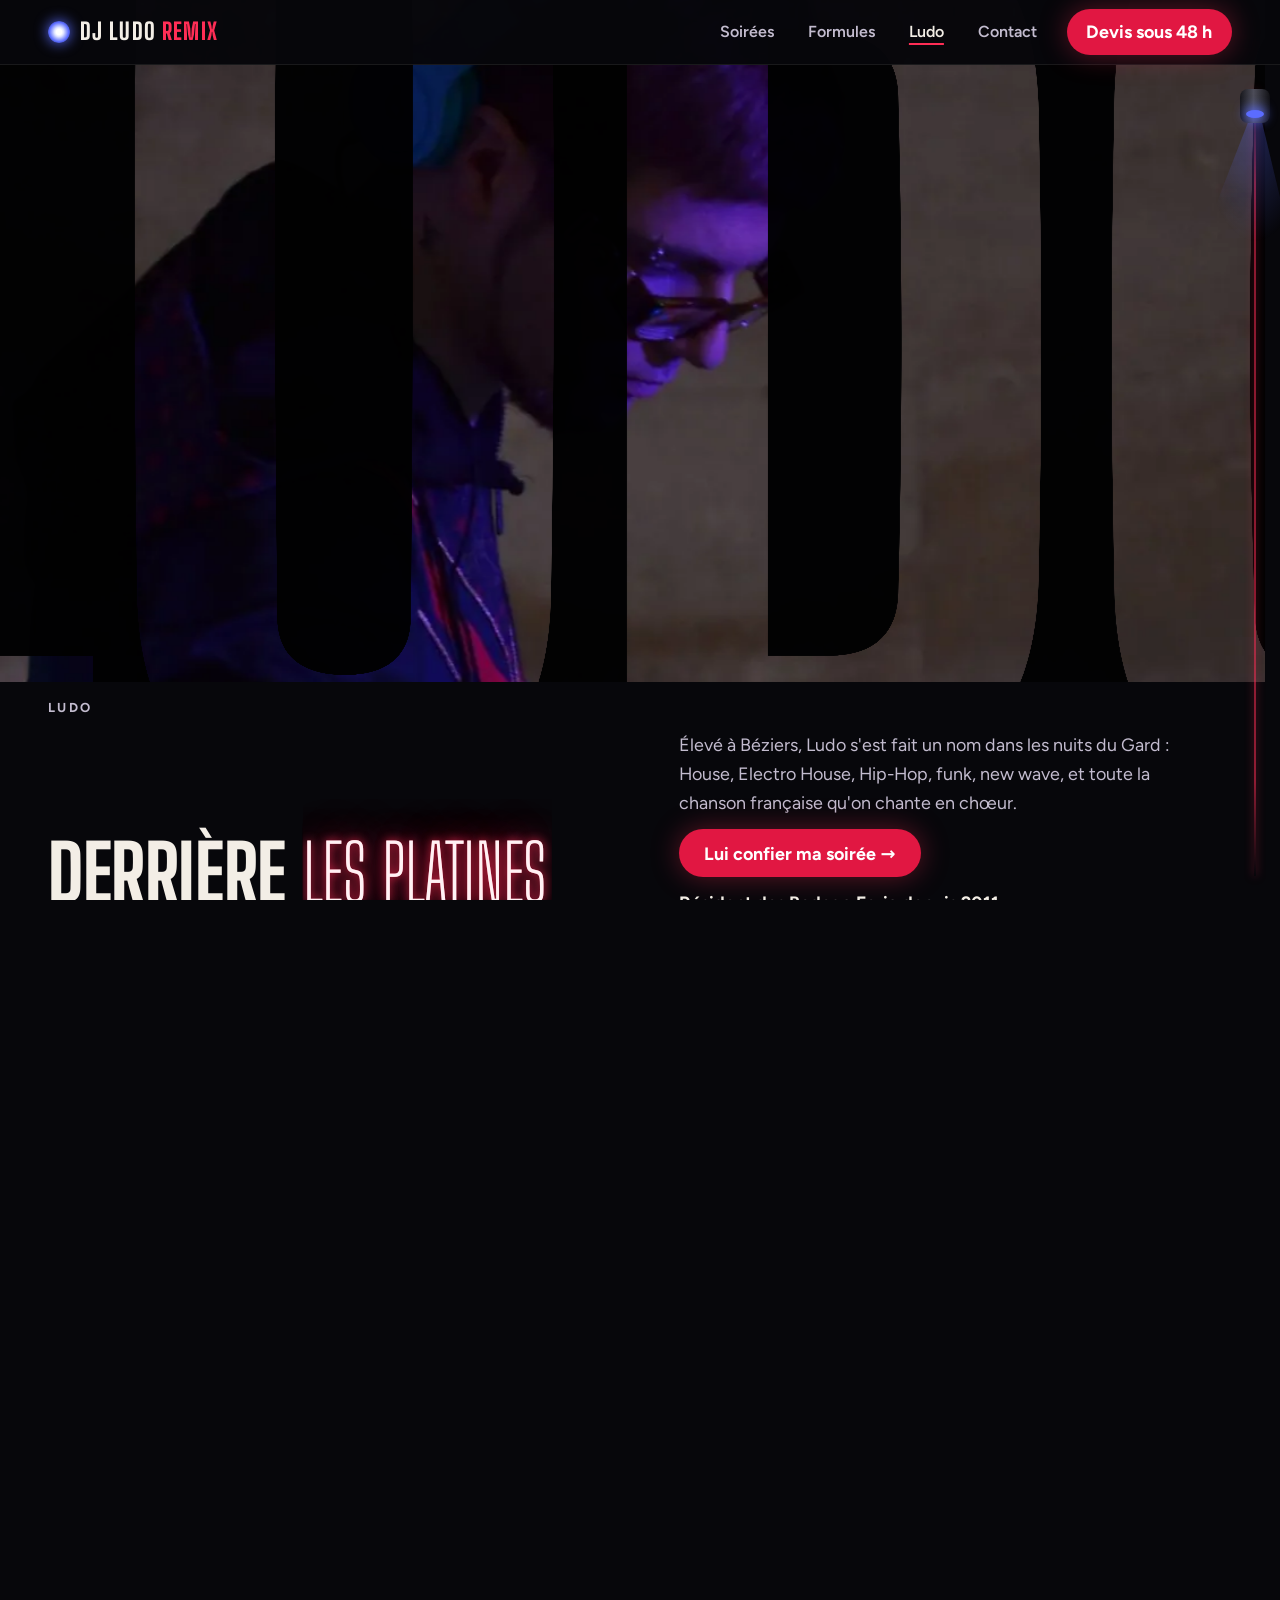
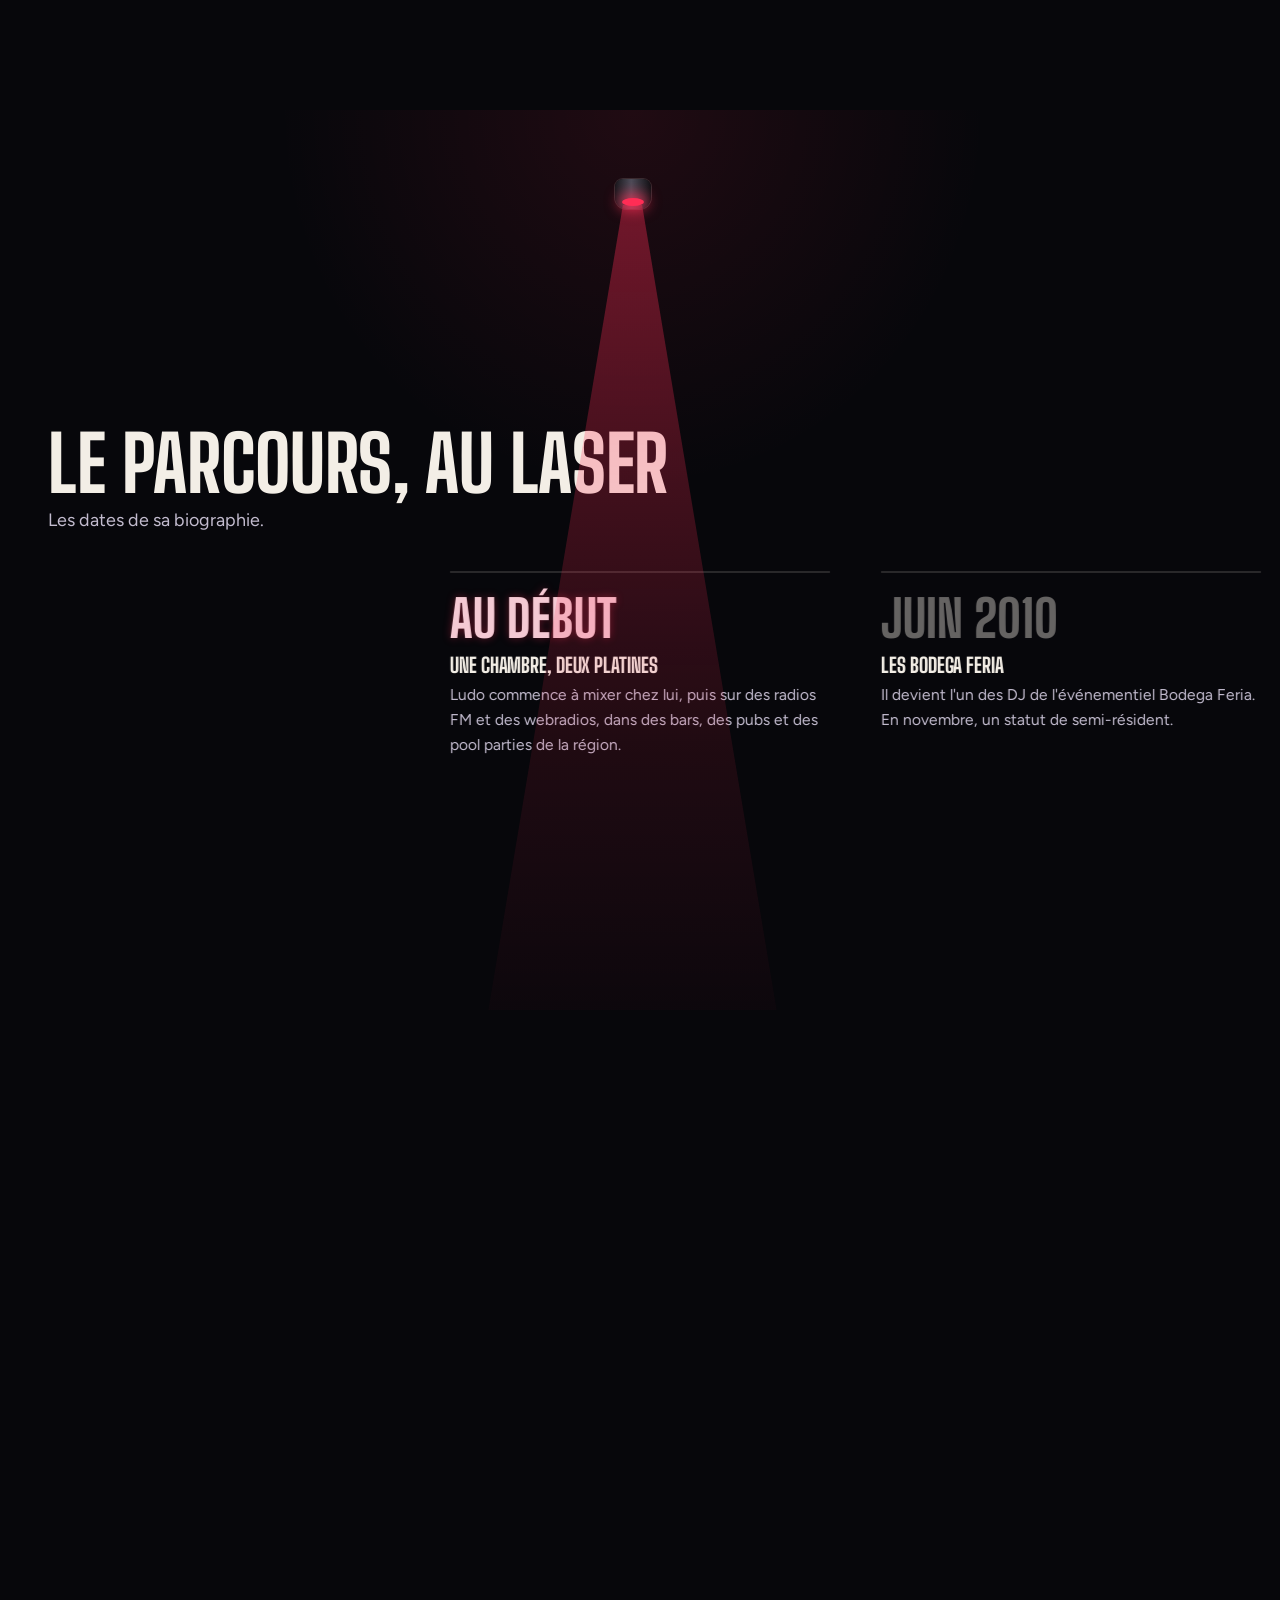
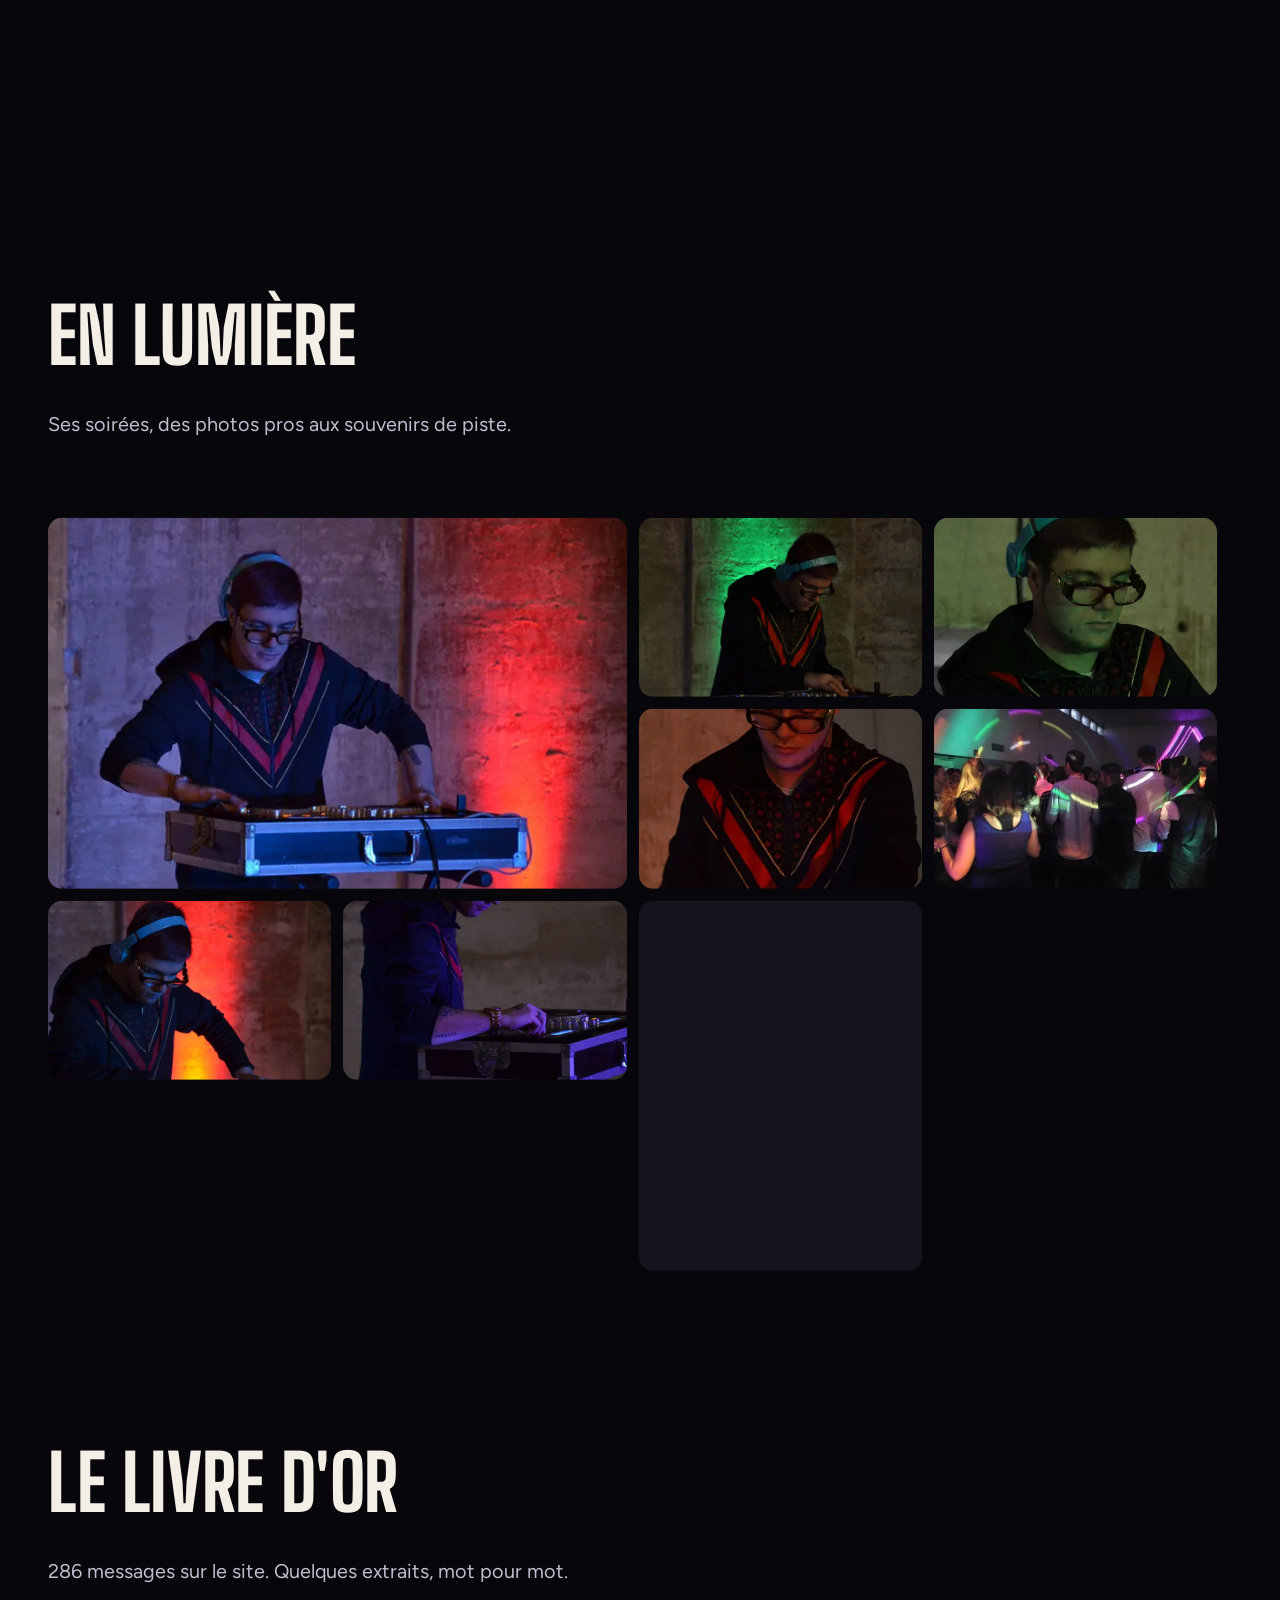
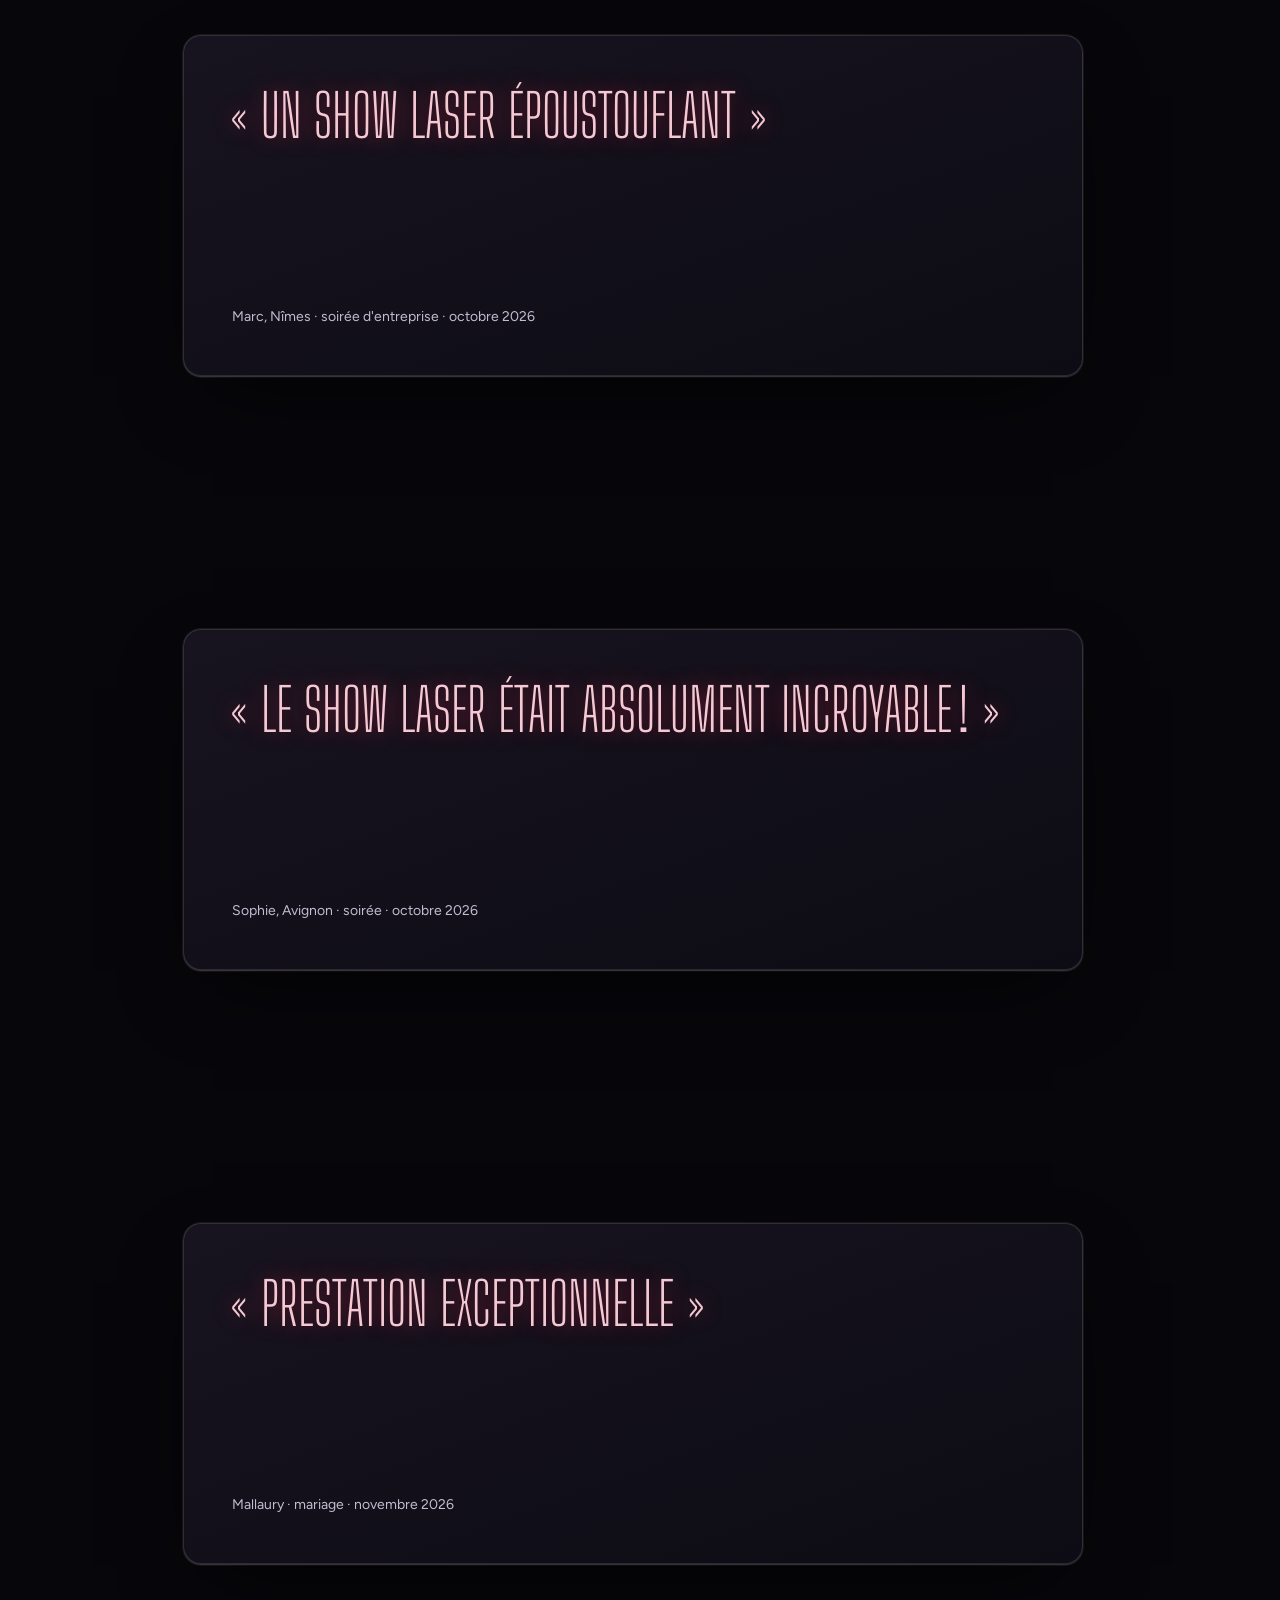
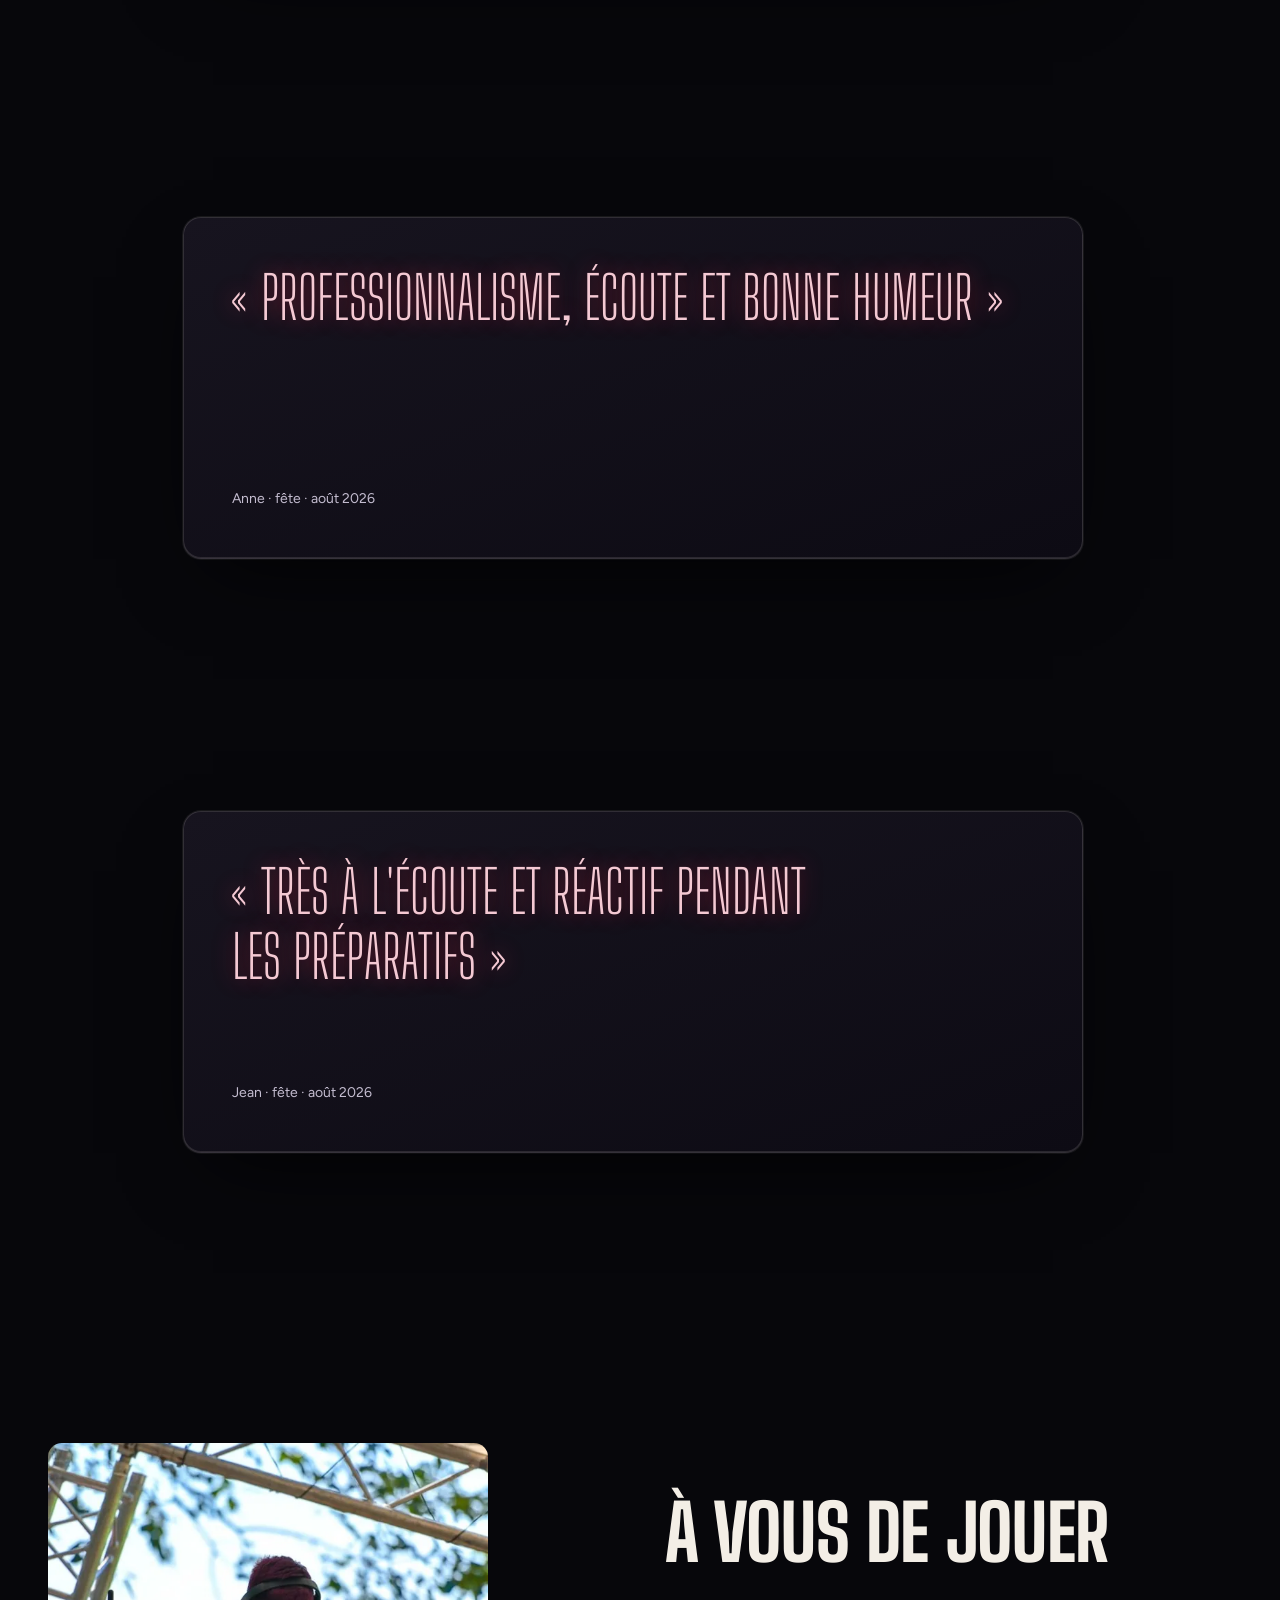
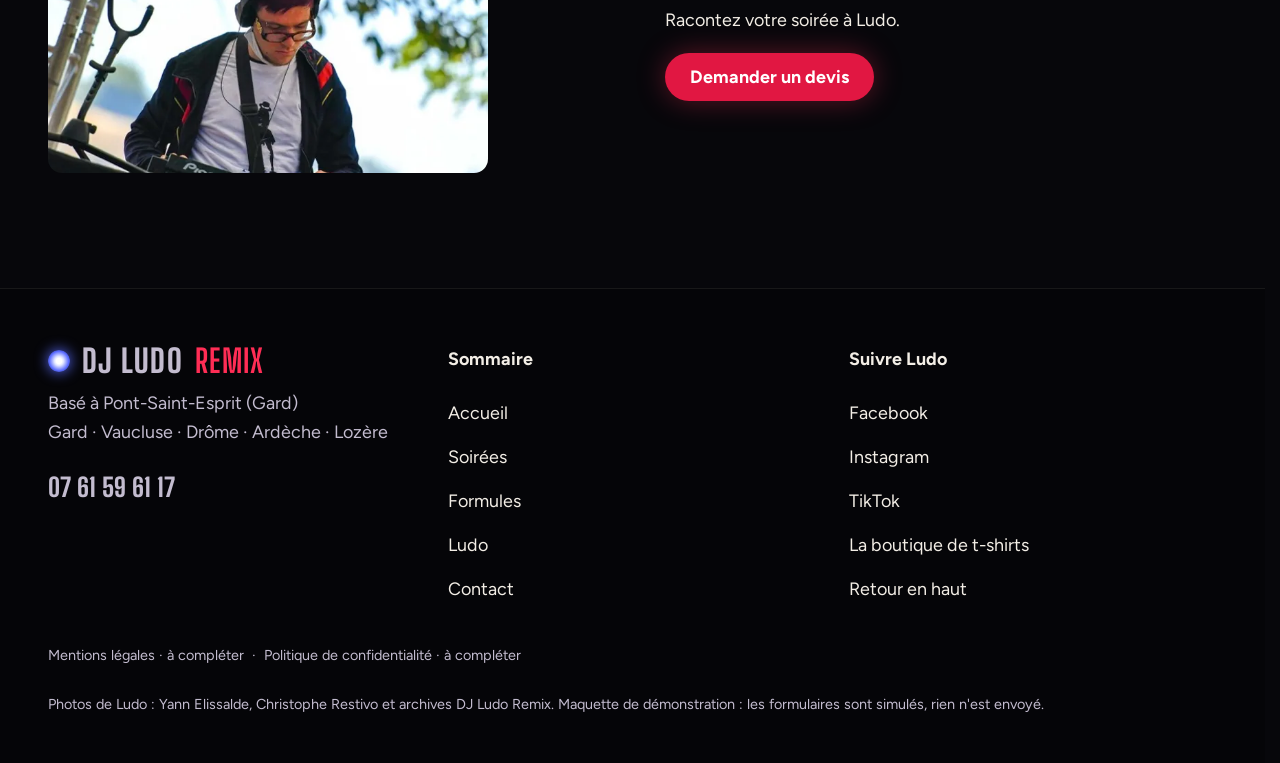
<file: ludo.html>
<!doctype html>
<html lang="fr" data-v="3">
<head>
<meta charset="utf-8">
<meta name="viewport" content="width=device-width, initial-scale=1, viewport-fit=cover">
<title>Ludo : le parcours de DJ Ludo Remix</title>
<meta name="description" content="Des Bodega Feria au bal du 14 juillet devant 500 personnes : le parcours de Ludo, ses photos et le livre d&#39;or.">
<meta name="robots" content="noindex, nofollow">
<link rel="canonical" href="https://djludoremix-maquette.vercel.app/ludo">
<style>:root{--fond:#07070b;--texte:#f3eee6;--voile-fond:#0b0a12;--ouverture-fond:#07070b;--menu-fond:#0b0a12}:root { --entete-h: 72px; --barres-h: 0px; } html { background: var(--fond); color: var(--texte); scrollbar-gutter: stable; } body { margin: 0; background: var(--fond); } html.js:not(.secours):not([data-arrivee="retour"]) [data-anime] { opacity: 0; } html.js:not(.secours):not([data-arrivee="retour"]) [data-anime].vu { opacity: 1; } [data-voile] { position: fixed; inset: 0; z-index: 900; background: var(--voile-fond); transform: translateY(100%); visibility: hidden; pointer-events: none; } html[data-arrivee="voile"]:not(.voile-leve):not(.secours) [data-voile] { transform: none; visibility: visible; } html.secours [data-voile] { visibility: hidden !important; } .ouverture-panneau { position: fixed; inset: 0; z-index: 850; display: none; place-content: center; justify-items: center; background: var(--ouverture-fond, var(--voile-fond)); color: var(--fond); text-align: center; } html.js[data-arrivee="intro"]:not(.secours):not(.intro-finie) .ouverture-panneau { display: grid; } html.defilement-bloque, html.defilement-bloque body, html.js[data-arrivee="intro"]:not(.secours):not(.intro-finie), html.js[data-arrivee="intro"]:not(.secours):not(.intro-finie) body, html[data-arrivee="voile"]:not(.voile-leve):not(.secours), html[data-arrivee="voile"]:not(.voile-leve):not(.secours) body { overflow: hidden; } html.js[data-arrivee="intro"]:not(.secours):not(.intro-finie) { background-color: var(--ouverture-fond, var(--voile-fond)); } html[data-arrivee="voile"]:not(.voile-leve):not(.secours) { background-color: var(--voile-fond); }</style>
<script>(function () {
var d = document.documentElement, ss = null, ls = null;
try { ss = window.sessionStorage; ls = window.localStorage; } catch (e) {}
d.classList.add('js');
var nav = performance.getEntriesByType ? performance.getEntriesByType('navigation')[0] : null;
var type = nav ? nav.type : 'navigate';
var depart = null;
try { depart = JSON.parse(ss.getItem('socle:depart') || 'null'); ss.removeItem('socle:depart'); } catch (e) {}
if (depart && !(Date.now() - depart.t < 15000)) depart = null;
var mode = type === 'back_forward' ? 'retour' : type === 'reload' ? 'intro' : depart ? 'voile' : 'intro';
d.setAttribute('data-arrivee', mode);
if (mode === 'voile' && depart.couleur) d.style.setProperty('--voile-fond', depart.couleur);
if (type === 'reload' && 'scrollRestoration' in history) {
history.scrollRestoration = 'manual';
}
try {
var choisie = ls && ls.getItem('socle:langue');
var langue = (d.lang || '').slice(0, 2);
if (choisie && choisie !== langue && type === 'navigate' && !depart) {
var alt = document.querySelector('link[rel="alternate"][hreflang="' + choisie + '"]');
if (alt) location.replace(new URL(alt.href).pathname + location.search + location.hash);
}
} catch (e) {}
setTimeout(function () { if (!d.classList.contains('demarre')) d.classList.add('secours'); }, 2000);
})();</script>
<link rel="preload" href="/assets/fonts/big-shoulders.woff2" as="font" type="font/woff2" crossorigin>
<link rel="preload" href="/assets/fonts/figtree.woff2" as="font" type="font/woff2" crossorigin>
<link rel="stylesheet" href="/assets/css/socle.css?v=3">
<link rel="stylesheet" href="/assets/css/site.css?v=3">
<link rel="modulepreload" href="/assets/js/site.js?v=3">
<link rel="modulepreload" href="/assets/js/socle/index.js?v=3">
<script src="/assets/vendor/gsap.min.js" defer></script>
<script src="/assets/vendor/ScrollTrigger.min.js" defer></script>
<script src="/assets/vendor/SplitText.min.js" defer></script>
<script type="module" src="/assets/js/site.js?v=3"></script>
<meta name="theme-color" content="#07070b">
<link rel="icon" href="/assets/images/favicon.svg" type="image/svg+xml">
<link rel="apple-touch-icon" href="/assets/images/apple-touch-icon.png">
<meta property="og:type" content="website">
<meta property="og:site_name" content="DJ Ludo Remix">
<meta property="og:locale" content="fr_FR">
<meta property="og:title" content="Ludo : le parcours de DJ Ludo Remix">
<meta property="og:description" content="Des Bodega Feria au bal du 14 juillet devant 500 personnes : le parcours de Ludo, ses photos et le livre d&#39;or.">
<meta property="og:url" content="https://djludoremix-maquette.vercel.app/ludo">
<meta property="og:image" content="https://djludoremix-maquette.vercel.app/assets/partage/ludo-fr.jpg">
<meta property="og:image:width" content="1200">
<meta property="og:image:height" content="630">
<meta property="og:image:alt" content="Ludo derrière sa table de mixage, lumière bleue">
<meta name="twitter:card" content="summary_large_image">
<script type="application/ld+json">{"@context":"https://schema.org","@type":"LocalBusiness","name":"DJ Ludo Remix","url":"https://djludoremix-maquette.vercel.app/","telephone":"+33761596117","address":{"@type":"PostalAddress","addressLocality":"Pont-Saint-Esprit","postalCode":"30130","addressCountry":"FR"},"geo":{"@type":"GeoCoordinates","latitude":44.2685151,"longitude":4.641604},"areaServed":["Gard","Vaucluse","Drôme","Ardèche","Lozère"],"description":"DJ, sonorisation, éclairage et laser pour soirées privées, fêtes de village et événements d'entreprise dans le Gard, le Vaucluse, la Drôme, l'Ardèche et la Lozère.","sameAs":["https://www.facebook.com/DJLUDOREMIX","https://www.instagram.com/djludoremix","https://www.tiktok.com/@djludoremix"]}</script>
</head>
<body id="haut">
<div data-voile data-forme="iris" aria-hidden="true"><div class="voile-contenu"><span class="voile-lentille"></span><span data-voile-libelle>Ludo</span></div></div>
<div class="ouverture-panneau" data-ouverture aria-hidden="true">
  <span class="ouverture-brume"></span>
  <svg class="ouverture-laser" viewBox="0 0 1000 220" aria-hidden="true"><defs><clipPath id="intro-revele"><rect class="ouverture-revele" x="0" y="0" width="0" height="220"/></clipPath></defs><text x="500" y="160" text-anchor="middle" class="ouverture-trace ouverture-trace--fond">LUDO REMIX</text><text x="500" y="160" text-anchor="middle" class="ouverture-trace" clip-path="url(#intro-revele)">LUDO REMIX</text><circle class="ouverture-pointe" cx="0" cy="110" r="6"/></svg>
  <span class="ouverture-objet" data-ouverture-objet></span>
  <p class="ouverture-ligne">DJ · son · lumière · laser</p>
</div>
<div class="fil" data-grille="fil" data-effet="fil" aria-hidden="true"><span class="fil-pont"></span><span class="fil-lyre"><span class="fil-lentille"></span></span></div>
<a class="evitement" href="#contenu">Aller au contenu</a>
<header data-entete>
  <div class="entete-rangee">
    <a class="entete-logo" href="/" data-libelle="Accueil">
      <span class="logo-lentille" aria-hidden="true"></span><span class="logo-mot">DJ Ludo <b>Remix</b></span>
    </a>
    <nav data-nav aria-label="Navigation principale">
      <ul><li><a href="/soirees" data-libelle="Soirées">Soirées</a></li><li><a href="/formules" data-libelle="Formules">Formules</a></li><li><a href="/ludo" data-libelle="Ludo" aria-current="page">Ludo</a></li><li><a href="/contact" data-libelle="Contact">Contact</a></li></ul>
    </nav>
    <div class="entete-actions">
      <a class="bouton" href="/contact#devis" data-libelle="Contact">Devis sous 48 h</a>
      <button type="button" data-menu-bouton aria-controls="menu" aria-expanded="false" data-libelle-ouvrir="Menu" data-libelle-fermer="Fermer"><span data-libelle-bouton>Menu</span></button>
      <a class="menu-sansjs" href="#menu" data-menu-lien>Menu</a>
    </div>
  </div>
</header>
<script>/* Avant le premier affichage : rangées de la navigation (même règle que ajusterNav dans assets/js/socle/entete.js)
   et hauteur réelle de l'en-tête, pour que rien ne saute quand le JavaScript du site prend la main. */
(function () {
  var h = document.documentElement, u = document.querySelector('[data-nav] ul'), e = document.querySelector('[data-entete]');
  if (u) {
    var deborde = function () { return u.scrollWidth > u.clientWidth + 1; }, c = deborde();
    if (c && window.matchMedia('(min-width: 900px)').matches) {
      h.classList.add('nav-deux-rangees'); c = deborde();
      if (c) { h.classList.add('nav-deux-lignes'); var a = u.querySelector('a'); c = !a || u.getBoundingClientRect().height > a.getBoundingClientRect().height * 2.5; }
      if (c) h.classList.remove('nav-deux-rangees', 'nav-deux-lignes');
    }
    if (c) h.classList.add('nav-compacte');
  }
  if (e) h.style.setProperty('--entete-h', Math.round(e.getBoundingClientRect().height) + 'px');
})();</script>
<span id="menu-ferme" aria-hidden="true"></span>
<div id="menu" data-menu role="dialog" aria-modal="true" aria-label="Menu">
  <p class="menu-sansjs-fermer"><a href="#menu-ferme">Fermer</a></p>
  <ul><li style="--i:0"><a href="/" class="menu-lien" data-libelle="Accueil">Accueil</a></li><li style="--i:1"><a href="/soirees" class="menu-lien" data-libelle="Soirées">Soirées</a></li><li style="--i:2"><a href="/formules" class="menu-lien" data-libelle="Formules">Formules</a></li><li style="--i:3"><a href="/ludo" class="menu-lien" data-libelle="Ludo" aria-current="page">Ludo</a></li><li style="--i:4"><a href="/contact" class="menu-lien" data-libelle="Contact">Contact</a></li></ul>
  <p><a class="bouton" href="tel:+33761596117">Appeler 07 61 59 61 17</a></p>
</div>
<main id="contenu" tabindex="-1">
<section class="ouv-lettres" id="debut" data-effet="lettres-ludo" data-scene>
  <div class="ouv-lettres-collant" data-collant>
    <figure class="media ouv-lettres-photo" data-iris-centre style="--cadrage:50% 22%">
  <picture>
    <img src="/assets/images/accueil-console-1280.webp" srcset="/assets/images/accueil-console-640.webp 640w, /assets/images/accueil-console-1280.webp 1280w, /assets/images/accueil-console-1920.webp 1920w" sizes="100vw" alt="Ludo debout derrière sa table de mixage, lumière bleue" width="1280" height="854" fetchpriority="high" loading="eager" decoding="async">
  </picture>
</figure>
    <div class="ouv-lettres-masque" aria-hidden="true" data-superpose data-audit-ignorer><span><b>Lu</b><b>do</b></span></div>
    <div class="ouv-lettres-texte conteneur">
      <p class="surtitre" data-anime="gsap">Ludo</p>
      <h1 data-grille="typo"><span class="hero-ligne" data-anime="gsap">Derrière</span> <span class="laser-titre hero-ligne" data-effet="laser-titre" data-texte="les platines">les platines</span></h1>
      <div class="ouv-lettres-cote">
        <p class="masque-ecran-bas" data-anime="gsap">Élevé à Béziers, Ludo s&#39;est fait un nom dans les nuits du Gard : House, Electro House, Hip-Hop, funk, new wave, et toute la chanson française qu&#39;on chante en chœur.</p>
        <p class="hero-actions" data-anime="gsap"><a href="/contact#devis" class="bouton" data-libelle="Contact" data-action-principale>Lui confier ma soirée →</a><span class="hero-info" data-info-cle>Résident des Bodega Feria depuis 2011</span></p>
      </div>
    </div>
  </div>
</section>
<section class="frise2" id="parcours" data-effet="frise-faisceau" data-scene>
  <div class="frise2-collant" data-collant>
    <div class="frise2-tete conteneur">
      <h2 data-anime="lignes">Le parcours, au laser</h2>
      <p class="masque-ecran-bas" data-anime>Les dates de sa biographie.</p>
    </div>
    <div class="frise2-lyre" aria-hidden="true"><span class="frise2-corps"></span><span class="frise2-cone"></span></div>
    <div class="frise2-fenetre" data-visuel>
      <ol class="frise2-piste" data-galerie>
        <li class="frise2-item"><span class="frise2-annee">Au début</span><h3>Une chambre, deux platines</h3><p>Ludo commence à mixer chez lui, puis sur des radios FM et des webradios, dans des bars, des pubs et des pool parties de la région.</p></li><li class="frise2-item"><span class="frise2-annee">Juin 2010</span><h3>Les Bodega Feria</h3><p>Il devient l&#39;un des DJ de l&#39;événementiel Bodega Feria. En novembre, un statut de semi-résident.</p></li><li class="frise2-item"><span class="frise2-annee">Mars 2011</span><h3>DJ résident</h3><p>Résident des événements organisés par les Bodega Feria.</p></li><li class="frise2-item"><span class="frise2-annee">2013</span><h3>Fêtes Comme Chez Vous</h3><p>DJ partenaire d&#39;une société événementielle à Saint-Ambroix, puis création de « Fêtes Comme Chez Vous » en septembre.</p></li><li class="frise2-item"><span class="frise2-annee">2015</span><h3>89 prestations</h3><p>89 prestations signées dans l&#39;année, dont 42 fêtes.</p></li><li class="frise2-item"><span class="frise2-annee">2019-2021</span><h3>Le bal du 14 juillet</h3><p>Plus de 7 heures de mix devant environ 500 personnes, confié par un client fidèle.</p></li>
      </ol>
    </div>
  </div>
</section>
<section class="photos" id="photos">
  <div class="conteneur tete-section">
    <h2 data-anime="lignes">En lumière</h2>
    <p data-anime>Ses soirées, des photos pros aux souvenirs de piste.</p>
  </div>
  <div class="photos-mur conteneur" data-anime="cascade">
    <figure class="media photo photo--grand" data-fx="vitesse" style="--cadrage:50% 50%">
  <picture>
    <img src="/assets/images/accueil-ludo-1280.webp" srcset="/assets/images/accueil-ludo-640.webp 640w, /assets/images/accueil-ludo-1280.webp 1280w, /assets/images/accueil-ludo-1920.webp 1920w" sizes="(max-width: 760px) 45vw, 25vw" alt="Ludo penché sur ses platines, mur éclairé en bleu et rouge" width="1280" height="853" loading="lazy" decoding="async">
  </picture>
</figure><figure class="media photo " data-fx="vitesse" style="--cadrage:50% 50%">
  <picture>
    <img src="/assets/images/ludo-vert-1280.webp" srcset="/assets/images/ludo-vert-640.webp 640w, /assets/images/ludo-vert-1280.webp 1280w, /assets/images/ludo-vert-1920.webp 1920w" sizes="(max-width: 760px) 45vw, 25vw" alt="Ludo aux platines sous une lumière verte" width="1280" height="853" loading="lazy" decoding="async">
  </picture>
</figure><figure class="media photo " data-fx="vitesse" style="--cadrage:50% 50%">
  <picture>
    <img src="/assets/images/ludo-olive-960.webp" srcset="/assets/images/ludo-olive-480.webp 480w, /assets/images/ludo-olive-640.webp 640w, /assets/images/ludo-olive-960.webp 960w" sizes="(max-width: 760px) 45vw, 25vw" alt="Ludo concentré sur son mix" width="960" height="1280" loading="lazy" decoding="async">
  </picture>
</figure><figure class="media photo " data-fx="vitesse" style="--cadrage:50% 50%">
  <picture>
    <img src="/assets/images/ludo-violet-960.webp" srcset="/assets/images/ludo-violet-480.webp 480w, /assets/images/ludo-violet-640.webp 640w, /assets/images/ludo-violet-960.webp 960w" sizes="(max-width: 760px) 45vw, 25vw" alt="Ludo aux platines, mur éclairé en violet et vert" width="960" height="1279" loading="lazy" decoding="async">
  </picture>
</figure><figure class="media photo " data-fx="vitesse" style="--cadrage:50% 50%">
  <picture>
    <img src="/assets/images/salle-piste-800.webp" srcset="/assets/images/salle-piste-480.webp 480w, /assets/images/salle-piste-640.webp 640w, /assets/images/salle-piste-800.webp 800w" sizes="(max-width: 760px) 45vw, 25vw" alt="Piste de danse pleine sous les lumières" width="800" height="533" loading="lazy" decoding="async">
  </picture>
</figure><figure class="media photo " data-fx="vitesse" style="--cadrage:50% 50%">
  <picture>
    <img src="/assets/images/ludo-rouge-1280.webp" srcset="/assets/images/ludo-rouge-640.webp 640w, /assets/images/ludo-rouge-1280.webp 1280w, /assets/images/ludo-rouge-1920.webp 1920w" sizes="(max-width: 760px) 45vw, 25vw" alt="Ludo mixe, casque bleu, mur éclairé en rouge et orange" width="1280" height="853" loading="lazy" decoding="async">
  </picture>
</figure><figure class="media photo " data-fx="vitesse" style="--cadrage:50% 50%">
  <picture>
    <img src="/assets/images/ludo-ouverture-784.webp" srcset="/assets/images/ludo-ouverture-480.webp 480w, /assets/images/ludo-ouverture-640.webp 640w, /assets/images/ludo-ouverture-784.webp 784w" sizes="(max-width: 760px) 45vw, 25vw" alt="Ludo penché sur ses platines devant le mur de pierre" width="784" height="980" loading="lazy" decoding="async">
  </picture>
</figure><figure class="media photo photo--haut" data-fx="vitesse" style="--cadrage:50% 50%">
  <picture>
    <img src="/assets/images/ludo-pergola-960.webp" srcset="/assets/images/ludo-pergola-480.webp 480w, /assets/images/ludo-pergola-640.webp 640w, /assets/images/ludo-pergola-960.webp 960w" sizes="(max-width: 760px) 45vw, 25vw" alt="Ludo, casque rose, aux platines Numark sous la pergola" width="960" height="1279" loading="lazy" decoding="async">
  </picture>
</figure>
  </div>
</section>
<section class="livre-or conteneur" id="livre">
  <div class="tete-section">
    <h2 data-anime="lignes">Le livre d&#39;or</h2>
    <p data-anime>286 messages sur le site. Quelques extraits, mot pour mot.</p>
  </div>
  <ul class="livre-or-liste livre-pile" data-visuel>
    <li style="--i:0"><blockquote><p>« Un show laser époustouflant »</p></blockquote><p class="livre-qui">Marc, Nîmes · soirée d&#39;entreprise · octobre 2026</p></li><li style="--i:1"><blockquote><p>« Le show laser était absolument incroyable ! »</p></blockquote><p class="livre-qui">Sophie, Avignon · soirée · octobre 2026</p></li><li style="--i:2"><blockquote><p>« Prestation exceptionnelle »</p></blockquote><p class="livre-qui">Mallaury · mariage · novembre 2026</p></li><li style="--i:3"><blockquote><p>« Professionnalisme, écoute et bonne humeur »</p></blockquote><p class="livre-qui">Anne · fête · août 2026</p></li><li style="--i:4"><blockquote><p>« Très à l&#39;écoute et réactif pendant les préparatifs »</p></blockquote><p class="livre-qui">Jean · fête · août 2026</p></li>
  </ul>
</section>
<section class="fin-page conteneur" id="fin">
  <figure class="media fin-page-media fin-page-media--petit" data-anime="rideau" style="--cadrage:50% 50%">
  <picture>
    <img src="/assets/images/ferrade-640.webp" srcset="/assets/images/ferrade-480.webp 480w, /assets/images/ferrade-640.webp 640w" sizes="(max-width: 760px) 100vw, 40vw" alt="Ludo sous le pont de scène d&#39;une fête de village en plein air" width="640" height="640" loading="lazy" decoding="async">
  </picture>
</figure>
  <div>
    <h2 data-anime="lignes">À vous de jouer</h2>
    <p data-anime>Racontez votre soirée à Ludo.</p>
    <p class="fin-actions" data-anime><a href="/contact#devis" class="bouton" data-libelle="Contact">Demander un devis</a></p>
  </div>
</section>
</main>
<footer class="pied" id="pied">
  <div class="conteneur pied-grille">
    <div class="pied-marque">
      <p class="pied-logo"><span class="logo-lentille" aria-hidden="true"></span>DJ Ludo <b>Remix</b></p>
      <p>Basé à Pont-Saint-Esprit (Gard)<br>Gard · Vaucluse · Drôme · Ardèche · Lozère</p>
      <p><a class="pied-tel" href="tel:+33761596117">07 61 59 61 17</a></p>
    </div>
    <nav aria-label="Sommaire">
      <p><strong>Sommaire</strong></p>
      <ul><li><a href="/" data-libelle="Accueil">Accueil</a></li><li><a href="/soirees" data-libelle="Soirées">Soirées</a></li><li><a href="/formules" data-libelle="Formules">Formules</a></li><li><a href="/ludo" data-libelle="Ludo" aria-current="page">Ludo</a></li><li><a href="/contact" data-libelle="Contact">Contact</a></li></ul>
    </nav>
    <div>
      <p><strong>Suivre Ludo</strong></p>
      <ul>
        <li><a href="https://www.facebook.com/DJLUDOREMIX" target="_blank" rel="noopener">Facebook</a></li>
        <li><a href="https://www.instagram.com/djludoremix" target="_blank" rel="noopener">Instagram</a></li>
        <li><a href="https://www.tiktok.com/@djludoremix" target="_blank" rel="noopener">TikTok</a></li>
        <li><a href="https://dj-ludo-remix.myspreadshop.fr/" target="_blank" rel="noopener">La boutique de t-shirts</a></li>
        <li><a href="#haut" data-sans-transition>Retour en haut</a></li>
      </ul>
    </div>
  </div>
  <div class="conteneur pied-bas">
    <p>Mentions légales · à compléter &nbsp;·&nbsp; Politique de confidentialité · à compléter</p>
    <p>Photos de Ludo : Yann Elissalde, Christophe Restivo et archives DJ Ludo Remix. Maquette de démonstration : les formulaires sont simulés, rien n&#39;est envoyé.</p>
  </div>
</footer>
<div data-barre-fixe>
  <a class="bouton bouton--contour" href="tel:+33761596117">Appeler</a>
  <a class="bouton" href="/contact#devis" data-libelle="Contact">Devis sous 48 h</a>
</div>
</body>
</html>
</file>
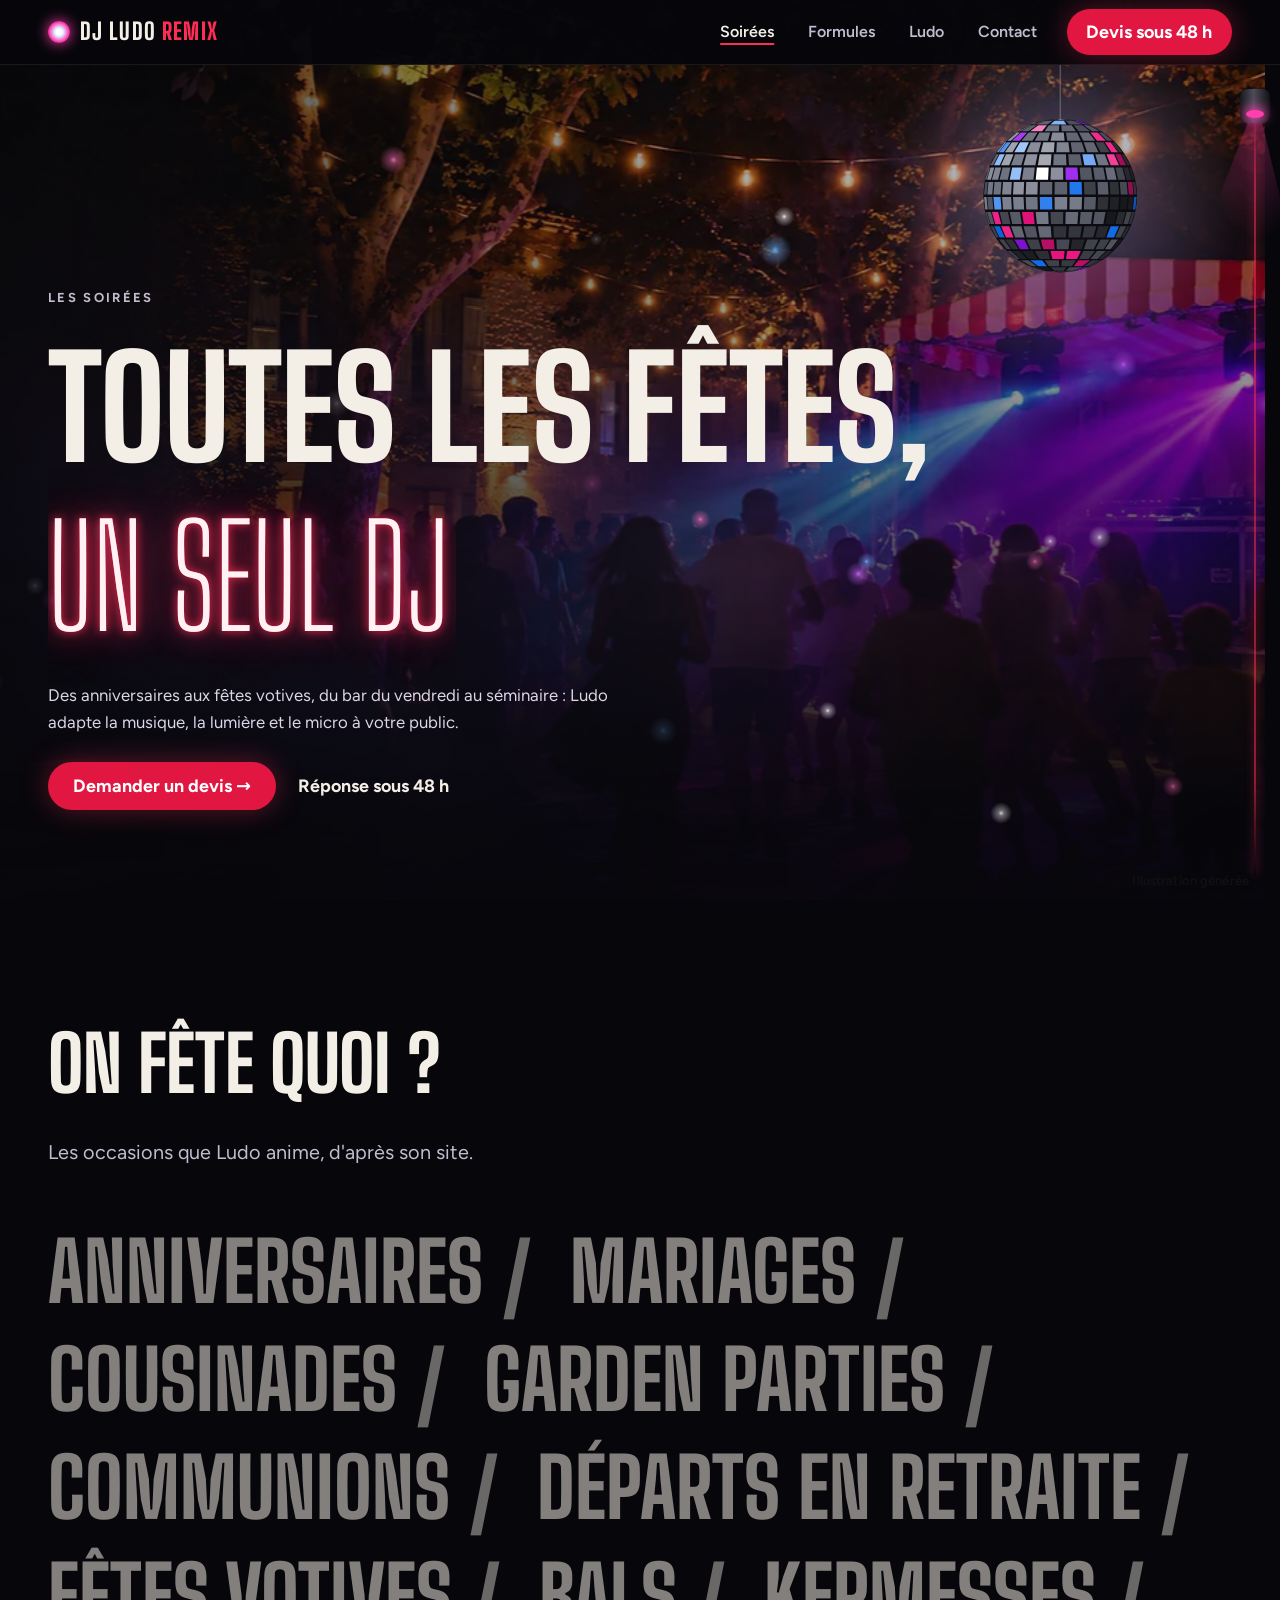
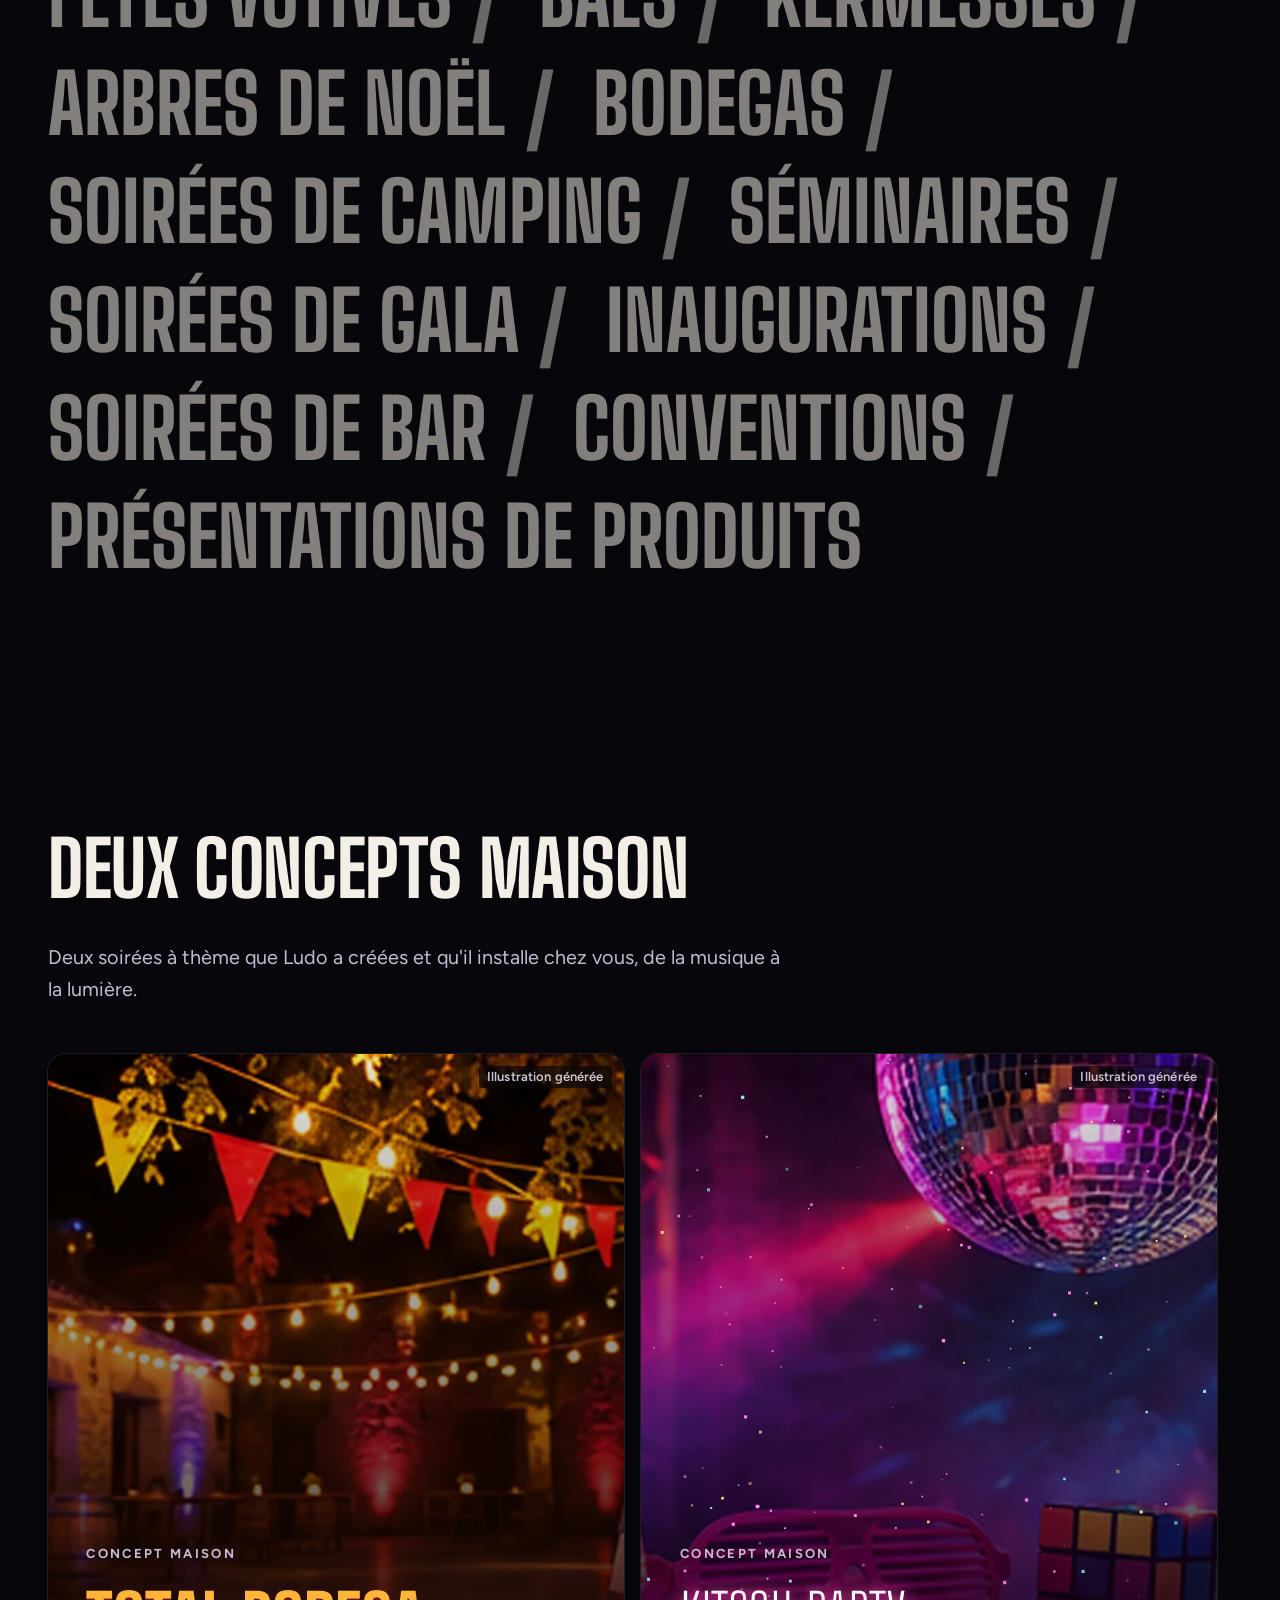
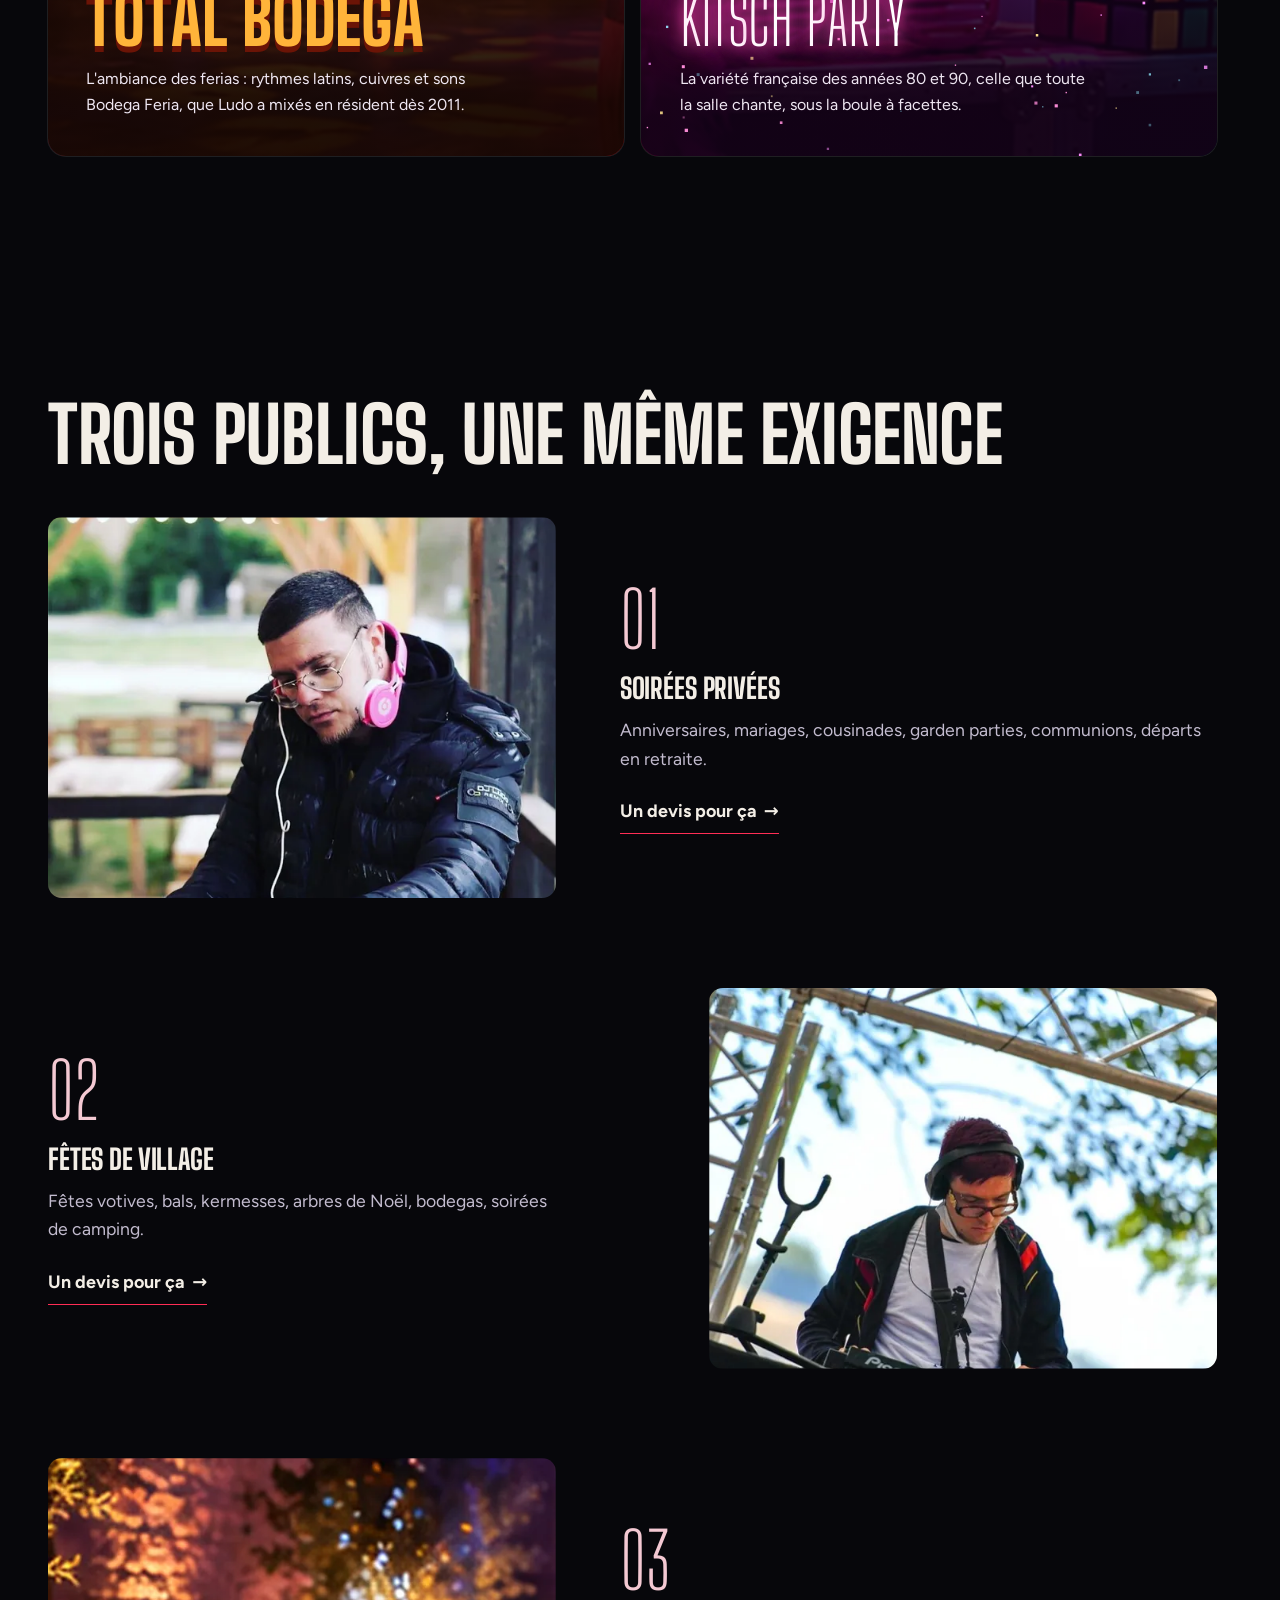
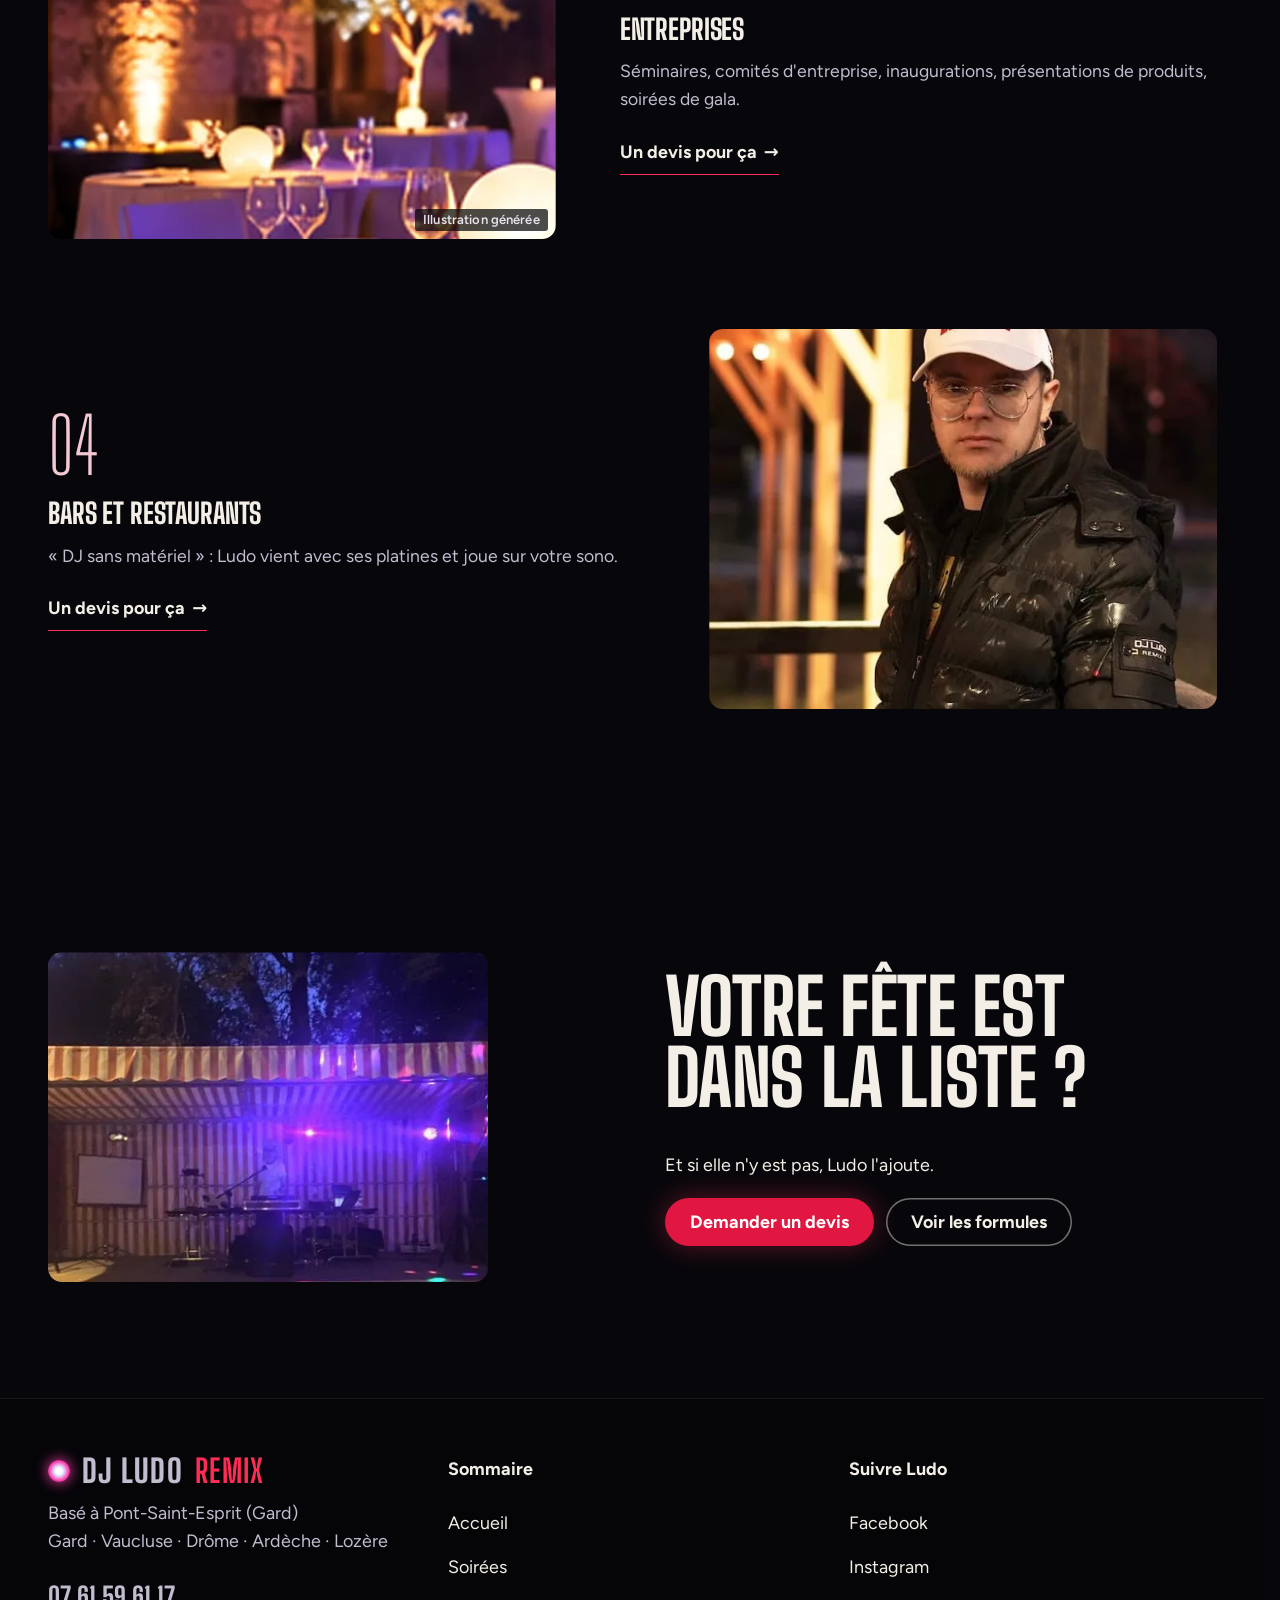
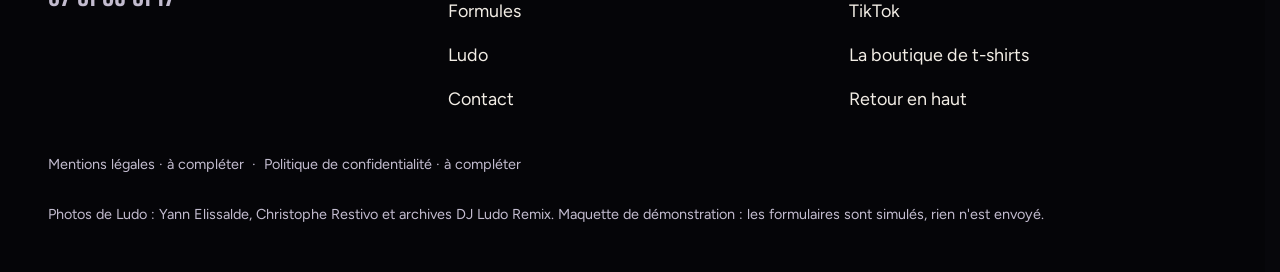
<file: soirees.html>
<!doctype html>
<html lang="fr" data-v="3">
<head>
<meta charset="utf-8">
<meta name="viewport" content="width=device-width, initial-scale=1, viewport-fit=cover">
<title>Les soirées de DJ Ludo Remix : privées, fêtes de village, entreprises</title>
<meta name="description" content="Total Bodega, Kitsch Party, mariages, cousinades, fêtes votives, bals, séminaires et galas : les soirées que Ludo anime dans le Gard et autour.">
<meta name="robots" content="noindex, nofollow">
<link rel="canonical" href="https://djludoremix-maquette.vercel.app/soirees">
<style>:root{--fond:#07070b;--texte:#f3eee6;--voile-fond:#0b0a12;--ouverture-fond:#07070b;--menu-fond:#0b0a12}:root { --entete-h: 72px; --barres-h: 0px; } html { background: var(--fond); color: var(--texte); scrollbar-gutter: stable; } body { margin: 0; background: var(--fond); } html.js:not(.secours):not([data-arrivee="retour"]) [data-anime] { opacity: 0; } html.js:not(.secours):not([data-arrivee="retour"]) [data-anime].vu { opacity: 1; } [data-voile] { position: fixed; inset: 0; z-index: 900; background: var(--voile-fond); transform: translateY(100%); visibility: hidden; pointer-events: none; } html[data-arrivee="voile"]:not(.voile-leve):not(.secours) [data-voile] { transform: none; visibility: visible; } html.secours [data-voile] { visibility: hidden !important; } .ouverture-panneau { position: fixed; inset: 0; z-index: 850; display: none; place-content: center; justify-items: center; background: var(--ouverture-fond, var(--voile-fond)); color: var(--fond); text-align: center; } html.js[data-arrivee="intro"]:not(.secours):not(.intro-finie) .ouverture-panneau { display: grid; } html.defilement-bloque, html.defilement-bloque body, html.js[data-arrivee="intro"]:not(.secours):not(.intro-finie), html.js[data-arrivee="intro"]:not(.secours):not(.intro-finie) body, html[data-arrivee="voile"]:not(.voile-leve):not(.secours), html[data-arrivee="voile"]:not(.voile-leve):not(.secours) body { overflow: hidden; } html.js[data-arrivee="intro"]:not(.secours):not(.intro-finie) { background-color: var(--ouverture-fond, var(--voile-fond)); } html[data-arrivee="voile"]:not(.voile-leve):not(.secours) { background-color: var(--voile-fond); }</style>
<script>(function () {
var d = document.documentElement, ss = null, ls = null;
try { ss = window.sessionStorage; ls = window.localStorage; } catch (e) {}
d.classList.add('js');
var nav = performance.getEntriesByType ? performance.getEntriesByType('navigation')[0] : null;
var type = nav ? nav.type : 'navigate';
var depart = null;
try { depart = JSON.parse(ss.getItem('socle:depart') || 'null'); ss.removeItem('socle:depart'); } catch (e) {}
if (depart && !(Date.now() - depart.t < 15000)) depart = null;
var mode = type === 'back_forward' ? 'retour' : type === 'reload' ? 'intro' : depart ? 'voile' : 'intro';
d.setAttribute('data-arrivee', mode);
if (mode === 'voile' && depart.couleur) d.style.setProperty('--voile-fond', depart.couleur);
if (type === 'reload' && 'scrollRestoration' in history) {
history.scrollRestoration = 'manual';
}
try {
var choisie = ls && ls.getItem('socle:langue');
var langue = (d.lang || '').slice(0, 2);
if (choisie && choisie !== langue && type === 'navigate' && !depart) {
var alt = document.querySelector('link[rel="alternate"][hreflang="' + choisie + '"]');
if (alt) location.replace(new URL(alt.href).pathname + location.search + location.hash);
}
} catch (e) {}
setTimeout(function () { if (!d.classList.contains('demarre')) d.classList.add('secours'); }, 2000);
})();</script>
<link rel="preload" href="/assets/fonts/big-shoulders.woff2" as="font" type="font/woff2" crossorigin>
<link rel="preload" href="/assets/fonts/figtree.woff2" as="font" type="font/woff2" crossorigin>
<link rel="stylesheet" href="/assets/css/socle.css?v=3">
<link rel="stylesheet" href="/assets/css/site.css?v=3">
<link rel="modulepreload" href="/assets/js/site.js?v=3">
<link rel="modulepreload" href="/assets/js/socle/index.js?v=3">
<script src="/assets/vendor/gsap.min.js" defer></script>
<script src="/assets/vendor/ScrollTrigger.min.js" defer></script>
<script src="/assets/vendor/SplitText.min.js" defer></script>
<script type="module" src="/assets/js/site.js?v=3"></script>
<meta name="theme-color" content="#07070b">
<link rel="icon" href="/assets/images/favicon.svg" type="image/svg+xml">
<link rel="apple-touch-icon" href="/assets/images/apple-touch-icon.png">
<meta property="og:type" content="website">
<meta property="og:site_name" content="DJ Ludo Remix">
<meta property="og:locale" content="fr_FR">
<meta property="og:title" content="Les soirées de DJ Ludo Remix : privées, fêtes de village, entreprises">
<meta property="og:description" content="Total Bodega, Kitsch Party, mariages, cousinades, fêtes votives, bals, séminaires et galas : les soirées que Ludo anime dans le Gard et autour.">
<meta property="og:url" content="https://djludoremix-maquette.vercel.app/soirees">
<meta property="og:image" content="https://djludoremix-maquette.vercel.app/assets/partage/soirees-fr.jpg">
<meta property="og:image:width" content="1200">
<meta property="og:image:height" content="630">
<meta property="og:image:alt" content="Piste de danse sous les lasers, titre « Les soirées »">
<meta name="twitter:card" content="summary_large_image">
<script type="application/ld+json">{"@context":"https://schema.org","@type":"LocalBusiness","name":"DJ Ludo Remix","url":"https://djludoremix-maquette.vercel.app/","telephone":"+33761596117","address":{"@type":"PostalAddress","addressLocality":"Pont-Saint-Esprit","postalCode":"30130","addressCountry":"FR"},"geo":{"@type":"GeoCoordinates","latitude":44.2685151,"longitude":4.641604},"areaServed":["Gard","Vaucluse","Drôme","Ardèche","Lozère"],"description":"DJ, sonorisation, éclairage et laser pour soirées privées, fêtes de village et événements d'entreprise dans le Gard, le Vaucluse, la Drôme, l'Ardèche et la Lozère.","sameAs":["https://www.facebook.com/DJLUDOREMIX","https://www.instagram.com/djludoremix","https://www.tiktok.com/@djludoremix"]}</script>
</head>
<body id="haut">
<div data-voile data-forme="iris" aria-hidden="true"><div class="voile-contenu"><span class="voile-lentille"></span><span data-voile-libelle>Soirées</span></div></div>
<div class="ouverture-panneau" data-ouverture aria-hidden="true">
  <span class="ouverture-brume"></span>
  <svg class="ouverture-laser" viewBox="0 0 1000 220" aria-hidden="true"><defs><clipPath id="intro-revele"><rect class="ouverture-revele" x="0" y="0" width="0" height="220"/></clipPath></defs><text x="500" y="160" text-anchor="middle" class="ouverture-trace ouverture-trace--fond">LUDO REMIX</text><text x="500" y="160" text-anchor="middle" class="ouverture-trace" clip-path="url(#intro-revele)">LUDO REMIX</text><circle class="ouverture-pointe" cx="0" cy="110" r="6"/></svg>
  <span class="ouverture-objet" data-ouverture-objet></span>
  <p class="ouverture-ligne">DJ · son · lumière · laser</p>
</div>
<div class="fil" data-grille="fil" data-effet="fil" aria-hidden="true"><span class="fil-pont"></span><span class="fil-lyre"><span class="fil-lentille"></span></span></div>
<a class="evitement" href="#contenu">Aller au contenu</a>
<header data-entete>
  <div class="entete-rangee">
    <a class="entete-logo" href="/" data-libelle="Accueil">
      <span class="logo-lentille" aria-hidden="true"></span><span class="logo-mot">DJ Ludo <b>Remix</b></span>
    </a>
    <nav data-nav aria-label="Navigation principale">
      <ul><li><a href="/soirees" data-libelle="Soirées" aria-current="page">Soirées</a></li><li><a href="/formules" data-libelle="Formules">Formules</a></li><li><a href="/ludo" data-libelle="Ludo">Ludo</a></li><li><a href="/contact" data-libelle="Contact">Contact</a></li></ul>
    </nav>
    <div class="entete-actions">
      <a class="bouton" href="/contact#devis" data-libelle="Contact">Devis sous 48 h</a>
      <button type="button" data-menu-bouton aria-controls="menu" aria-expanded="false" data-libelle-ouvrir="Menu" data-libelle-fermer="Fermer"><span data-libelle-bouton>Menu</span></button>
      <a class="menu-sansjs" href="#menu" data-menu-lien>Menu</a>
    </div>
  </div>
</header>
<script>/* Avant le premier affichage : rangées de la navigation (même règle que ajusterNav dans assets/js/socle/entete.js)
   et hauteur réelle de l'en-tête, pour que rien ne saute quand le JavaScript du site prend la main. */
(function () {
  var h = document.documentElement, u = document.querySelector('[data-nav] ul'), e = document.querySelector('[data-entete]');
  if (u) {
    var deborde = function () { return u.scrollWidth > u.clientWidth + 1; }, c = deborde();
    if (c && window.matchMedia('(min-width: 900px)').matches) {
      h.classList.add('nav-deux-rangees'); c = deborde();
      if (c) { h.classList.add('nav-deux-lignes'); var a = u.querySelector('a'); c = !a || u.getBoundingClientRect().height > a.getBoundingClientRect().height * 2.5; }
      if (c) h.classList.remove('nav-deux-rangees', 'nav-deux-lignes');
    }
    if (c) h.classList.add('nav-compacte');
  }
  if (e) h.style.setProperty('--entete-h', Math.round(e.getBoundingClientRect().height) + 'px');
})();</script>
<span id="menu-ferme" aria-hidden="true"></span>
<div id="menu" data-menu role="dialog" aria-modal="true" aria-label="Menu">
  <p class="menu-sansjs-fermer"><a href="#menu-ferme">Fermer</a></p>
  <ul><li style="--i:0"><a href="/" class="menu-lien" data-libelle="Accueil">Accueil</a></li><li style="--i:1"><a href="/soirees" class="menu-lien" data-libelle="Soirées" aria-current="page">Soirées</a></li><li style="--i:2"><a href="/formules" class="menu-lien" data-libelle="Formules">Formules</a></li><li style="--i:3"><a href="/ludo" class="menu-lien" data-libelle="Ludo">Ludo</a></li><li style="--i:4"><a href="/contact" class="menu-lien" data-libelle="Contact">Contact</a></li></ul>
  <p><a class="bouton" href="tel:+33761596117">Appeler 07 61 59 61 17</a></p>
</div>
<main id="contenu" tabindex="-1">
<section class="ouv-soirees" id="debut">
  <figure class="media ouv-soirees-fond" data-grok data-fx="zoom" style="--cadrage:50% 50%">
  <picture><source media="(max-width: 760px) and (orientation: portrait)" srcset="/assets/images/grok/soirees-place-mobile-640.webp 640w, /assets/images/grok/soirees-place-mobile-1080.webp 1080w" sizes="100vw">
    <img src="/assets/images/grok/soirees-place-1280.webp" srcset="/assets/images/grok/soirees-place-640.webp 640w, /assets/images/grok/soirees-place-1280.webp 1280w, /assets/images/grok/soirees-place-1920.webp 1920w" sizes="100vw" alt="Place de village un soir de fête votive, scène sous un auvent rayé et faisceaux violets dans le brouillard" width="1280" height="720" fetchpriority="high" loading="eager" decoding="async">
  </picture><figcaption class="mention-ia">Illustration générée</figcaption>
</figure>
  <div class="ouv-soirees-texte conteneur">
    <p class="surtitre" data-anime="gsap">Les soirées</p>
    <h1 class="ouv-soirees-titre" data-grille="typo"><span class="hero-ligne" data-anime="gsap">Toutes les fêtes,</span> <span class="laser-titre hero-ligne" data-effet="laser-titre" data-texte="un seul DJ">un seul DJ</span></h1>
    <p class="masque-ecran-tres-bas" data-anime="gsap">Des anniversaires aux fêtes votives, du bar du vendredi au séminaire : Ludo adapte la musique, la lumière et le micro à votre public.</p>
    <p class="hero-actions" data-anime="gsap"><a href="/contact#devis" class="bouton" data-libelle="Contact" data-action-principale>Demander un devis →</a><span class="hero-info" data-info-cle>Réponse sous 48 h</span></p>
  </div>
  <canvas class="boule-scene" data-effet="boule-3d" aria-hidden="true"></canvas>
  <span class="ouv-soirees-boule boule-place" data-iris-centre="disque" aria-hidden="true"></span>
</section>
<section class="index-occasions" id="occasions">
  <div class="conteneur tete-section">
    <h2 data-anime="lignes">On fête quoi ?</h2>
    <p data-anime>Les occasions que Ludo anime, d&#39;après son site.</p>
  </div>
  <ul class="index-liste conteneur" data-effet="index-occasions" data-visuel><li style="--i:0">Anniversaires</li><li style="--i:1">Mariages</li><li style="--i:2">Cousinades</li><li style="--i:3">Garden parties</li><li style="--i:4">Communions</li><li style="--i:5">Départs en retraite</li><li style="--i:6">Fêtes votives</li><li style="--i:7">Bals</li><li style="--i:8">Kermesses</li><li style="--i:9">Arbres de Noël</li><li style="--i:10">Bodegas</li><li style="--i:11">Soirées de camping</li><li style="--i:12">Séminaires</li><li style="--i:13">Soirées de gala</li><li style="--i:14">Inaugurations</li><li style="--i:15">Soirées de bar</li><li style="--i:16">Conventions</li><li style="--i:17">Présentations de produits</li></ul>
</section>
<section class="concepts conteneur" id="concepts">
  <div class="tete-section">
    <h2 data-anime="lignes">Deux concepts maison</h2>
    <p data-anime>Deux soirées à thème que Ludo a créées et qu&#39;il installe chez vous, de la musique à la lumière.</p>
  </div>
  <div class="concepts-volets">
    <article class="concept concept--bodega" id="bodega" data-teinte="#ffb43a" tabindex="-1">
      <figure class="media concept-fond" data-grok style="--cadrage:50% 50%">
  <picture>
    <img src="/assets/images/grok/soirees-bodega-1280.webp" srcset="/assets/images/grok/soirees-bodega-640.webp 640w, /assets/images/grok/soirees-bodega-1280.webp 1280w, /assets/images/grok/soirees-bodega-1920.webp 1920w" sizes="(max-width: 760px) 100vw, 60vw" alt="Rue de fête du Sud la nuit, lumière rouge et or" width="1280" height="853" loading="lazy" decoding="async">
  </picture><figcaption class="mention-ia">Illustration générée</figcaption>
</figure>
      <div class="concept-texte">
        <p class="surtitre">Concept maison</p>
        <h3 class="concept-titre" data-anime="lettres">Total Bodega</h3>
        <p data-anime>L&#39;ambiance des ferias : rythmes latins, cuivres et sons Bodega Feria, que Ludo a mixés en résident dès 2011.</p>
      </div>
    </article>
    <article class="concept concept--kitsch" id="kitsch" data-teinte="#ff3fae" tabindex="-1">
      <figure class="media concept-fond" data-grok style="--cadrage:50% 50%">
  <picture>
    <img src="/assets/images/grok/soirees-kitsch-1280.webp" srcset="/assets/images/grok/soirees-kitsch-640.webp 640w, /assets/images/grok/soirees-kitsch-1280.webp 1280w, /assets/images/grok/soirees-kitsch-1920.webp 1920w" sizes="(max-width: 760px) 100vw, 60vw" alt="Boule à facettes et reflets roses dans le brouillard" width="1280" height="853" loading="lazy" decoding="async">
  </picture><figcaption class="mention-ia">Illustration générée</figcaption>
</figure>
      <canvas class="eclats" data-effet="eclats" aria-hidden="true"></canvas>
      <div class="concept-texte">
        <p class="surtitre">Concept maison</p>
        <h3 class="concept-titre concept-titre--neon" data-anime="lettres">Kitsch Party</h3>
        <p data-anime>La variété française des années 80 et 90, celle que toute la salle chante, sous la boule à facettes.</p>
      </div>
    </article>
  </div>
</section>
<section class="publics conteneur" id="publics">
  <h2 data-anime="lignes">Trois publics, une même exigence</h2>
  <div class="publics-liste">
    <article class="public" id="privee">
        <figure class="media public-media" data-anime="rideau" style="--cadrage:50% 50%">
  <picture>
    <img src="/assets/images/soiree-privee-784.webp" srcset="/assets/images/soiree-privee-480.webp 480w, /assets/images/soiree-privee-640.webp 640w, /assets/images/soiree-privee-784.webp 784w" sizes="(max-width: 760px) 90vw, 40vw" alt="Ludo, casque rose, mixe en plein air sous une pergola au crépuscule" width="784" height="784" loading="lazy" decoding="async">
  </picture>
</figure>
        <div class="public-texte">
          <span class="public-num">01</span>
          <h3 data-anime="lignes">Soirées privées</h3>
          <p data-anime>Anniversaires, mariages, cousinades, garden parties, communions, départs en retraite.</p>
          <a href="/contact?type=Anniversaire#devis" class="lien-fleche" data-libelle="Contact">Un devis pour ça</a>
        </div>
      </article><article class="public public--inverse" id="publique">
        <figure class="media public-media" data-anime="rideau" style="--cadrage:50% 50%">
  <picture>
    <img src="/assets/images/ferrade-640.webp" srcset="/assets/images/ferrade-480.webp 480w, /assets/images/ferrade-640.webp 640w" sizes="(max-width: 760px) 90vw, 40vw" alt="Ludo sous le pont de scène d&#39;une fête de village en plein air" width="640" height="640" loading="lazy" decoding="async">
  </picture>
</figure>
        <div class="public-texte">
          <span class="public-num">02</span>
          <h3 data-anime="lignes">Fêtes de village</h3>
          <p data-anime>Fêtes votives, bals, kermesses, arbres de Noël, bodegas, soirées de camping.</p>
          <a href="/contact?type=F%C3%AAte%20de%20village#devis" class="lien-fleche" data-libelle="Contact">Un devis pour ça</a>
        </div>
      </article><article class="public" id="entreprise">
        <figure class="media public-media" data-grok data-anime="rideau" style="--cadrage:50% 50%">
  <picture>
    <img src="/assets/images/grok/soirees-entreprise-784.webp" srcset="/assets/images/grok/soirees-entreprise-480.webp 480w, /assets/images/grok/soirees-entreprise-640.webp 640w, /assets/images/grok/soirees-entreprise-784.webp 784w" sizes="(max-width: 760px) 90vw, 40vw" alt="Dîner de gala, tables dressées et éclairage d&#39;ambiance" width="784" height="1176" loading="lazy" decoding="async">
  </picture><figcaption class="mention-ia">Illustration générée</figcaption>
</figure>
        <div class="public-texte">
          <span class="public-num">03</span>
          <h3 data-anime="lignes">Entreprises</h3>
          <p data-anime>Séminaires, comités d&#39;entreprise, inaugurations, présentations de produits, soirées de gala.</p>
          <a href="/contact?type=Soir%C3%A9e%20d&#39;entreprise#devis" class="lien-fleche" data-libelle="Contact">Un devis pour ça</a>
        </div>
      </article><article class="public public--inverse" id="bar">
        <figure class="media public-media" data-anime="rideau" style="--cadrage:50% 50%">
  <picture>
    <img src="/assets/images/bar-casquette-784.webp" srcset="/assets/images/bar-casquette-480.webp 480w, /assets/images/bar-casquette-640.webp 640w, /assets/images/bar-casquette-784.webp 784w" sizes="(max-width: 760px) 90vw, 40vw" alt="Ludo, casquette blanche, aux platines Numark à la tombée du jour" width="784" height="1177" loading="lazy" decoding="async">
  </picture>
</figure>
        <div class="public-texte">
          <span class="public-num">04</span>
          <h3 data-anime="lignes">Bars et restaurants</h3>
          <p data-anime>« DJ sans matériel » : Ludo vient avec ses platines et joue sur votre sono.</p>
          <a href="/contact?type=Bar%20ou%20restaurant#devis" class="lien-fleche" data-libelle="Contact">Un devis pour ça</a>
        </div>
      </article>
  </div>
</section>
<section class="fin-page conteneur" id="fin">
  <figure class="media fin-page-media fin-page-media--petit" data-anime="rideau" style="--cadrage:50% 50%">
  <picture>
    <img src="/assets/images/village-800.webp" srcset="/assets/images/village-480.webp 480w, /assets/images/village-640.webp 640w, /assets/images/village-800.webp 800w" sizes="(max-width: 760px) 90vw, 30vw" alt="Ludo sur la scène d&#39;une fête de village, sous l&#39;auvent rayé et les lyres violettes" width="800" height="533" loading="lazy" decoding="async">
  </picture>
</figure>
  <div>
    <h2 data-anime="lignes">Votre fête est dans la liste ?</h2>
    <p data-anime>Et si elle n&#39;y est pas, Ludo l&#39;ajoute.</p>
    <p class="fin-actions" data-anime><a href="/contact#devis" class="bouton" data-libelle="Contact">Demander un devis</a> <a href="/formules" class="bouton bouton--contour" data-libelle="Formules">Voir les formules</a></p>
  </div>
</section>
</main>
<footer class="pied" id="pied">
  <div class="conteneur pied-grille">
    <div class="pied-marque">
      <p class="pied-logo"><span class="logo-lentille" aria-hidden="true"></span>DJ Ludo <b>Remix</b></p>
      <p>Basé à Pont-Saint-Esprit (Gard)<br>Gard · Vaucluse · Drôme · Ardèche · Lozère</p>
      <p><a class="pied-tel" href="tel:+33761596117">07 61 59 61 17</a></p>
    </div>
    <nav aria-label="Sommaire">
      <p><strong>Sommaire</strong></p>
      <ul><li><a href="/" data-libelle="Accueil">Accueil</a></li><li><a href="/soirees" data-libelle="Soirées" aria-current="page">Soirées</a></li><li><a href="/formules" data-libelle="Formules">Formules</a></li><li><a href="/ludo" data-libelle="Ludo">Ludo</a></li><li><a href="/contact" data-libelle="Contact">Contact</a></li></ul>
    </nav>
    <div>
      <p><strong>Suivre Ludo</strong></p>
      <ul>
        <li><a href="https://www.facebook.com/DJLUDOREMIX" target="_blank" rel="noopener">Facebook</a></li>
        <li><a href="https://www.instagram.com/djludoremix" target="_blank" rel="noopener">Instagram</a></li>
        <li><a href="https://www.tiktok.com/@djludoremix" target="_blank" rel="noopener">TikTok</a></li>
        <li><a href="https://dj-ludo-remix.myspreadshop.fr/" target="_blank" rel="noopener">La boutique de t-shirts</a></li>
        <li><a href="#haut" data-sans-transition>Retour en haut</a></li>
      </ul>
    </div>
  </div>
  <div class="conteneur pied-bas">
    <p>Mentions légales · à compléter &nbsp;·&nbsp; Politique de confidentialité · à compléter</p>
    <p>Photos de Ludo : Yann Elissalde, Christophe Restivo et archives DJ Ludo Remix. Maquette de démonstration : les formulaires sont simulés, rien n&#39;est envoyé.</p>
  </div>
</footer>
<div data-barre-fixe>
  <a class="bouton bouton--contour" href="tel:+33761596117">Appeler</a>
  <a class="bouton" href="/contact#devis" data-libelle="Contact">Devis sous 48 h</a>
</div>
</body>
</html>
</file>
<file: assets/css/socle.css>
/* Socle : règles communes à toutes les maquettes. Le style du projet va dans site.css.
   Les couleurs et polices du projet se règlent par les variables ci-dessous (redéfinies dans site.css). */
:root {
  --police-titres: Georgia, 'Times New Roman', serif;
  --police-texte: system-ui, -apple-system, 'Segoe UI', Roboto, sans-serif;
  --accent: #b3361f;
  --texte-doux: color-mix(in srgb, var(--texte) 78%, var(--fond));
  --ligne: color-mix(in srgb, var(--texte) 18%, var(--fond));
  --gouttiere: clamp(16px, 4vw, 48px);
  --largeur: 1240px;
  --rayon: 6px;
  --duree: .7s;
  --courbe: cubic-bezier(.22, 1, .36, 1);
}

*, *::before, *::after { box-sizing: border-box; }
html { -webkit-text-size-adjust: 100%; text-size-adjust: 100%; }
body {
  font-family: var(--police-texte); font-size: clamp(1rem, .96rem + .2vw, 1.125rem); line-height: 1.6;
  padding-bottom: var(--barres-h); overflow-x: clip;
}
img, picture, video, canvas, svg { display: block; max-width: 100%; }
img, video { height: auto; }
h1, h2, h3, h4 { font-family: var(--police-titres); line-height: 1.08; margin: 0 0 .5em; text-wrap: balance; font-weight: 600; }
p, li, dd, figcaption { text-wrap: pretty; }
p { margin: 0 0 1em; }
a { color: inherit; }
a[href^="mailto:"] { overflow-wrap: anywhere; }
button, input, select, textarea { font: inherit; color: inherit; }
button { cursor: pointer; }
:where(a, button, input, select, textarea, summary, [tabindex]) { -webkit-tap-highlight-color: transparent; }
:focus { outline: none; }
:focus-visible { outline: 3px solid var(--accent); outline-offset: 3px; border-radius: 2px; }
[id] { scroll-margin-top: calc(var(--entete-h) + 12px); scroll-margin-bottom: calc(var(--barres-h) + 12px); }
/* Lien profond vers une scène qui cache l'en-tête : elle arrive tout en haut de l'écran (comme aller() du socle). */
html.js:not(.secours) :is([data-entete-cache], [data-entete-cache] [id], [data-fx="plein-ecran"], [data-fx="plein-ecran"] [id]) { scroll-margin-top: 0; }
[hidden] { display: none !important; }

.visuellement-cache {
  position: absolute !important; width: 1px; height: 1px; padding: 0; margin: -1px;
  overflow: hidden; clip: rect(0 0 0 0); white-space: nowrap; border: 0;
}
.evitement {
  position: fixed; left: 12px; top: 12px; z-index: 1000; padding: 12px 16px; background: var(--texte); color: var(--fond);
  transform: translateY(-160%); text-decoration: none;
}
.evitement:focus-visible { transform: none; }
.conteneur { width: min(100% - 2 * var(--gouttiere), var(--largeur)); margin-inline: auto; }
.chiffres { font-variant-numeric: tabular-nums; }

/* Boutons : zones tactiles d'au moins 44 px. */
.bouton {
  display: inline-flex; align-items: center; justify-content: center; gap: .5em;
  min-height: 48px; min-width: 44px; padding: .7em 1.4em; border-radius: 999px;
  background: var(--accent); color: var(--fond); text-decoration: none; font-weight: 600; border: 0;
  line-height: 1.2; text-align: center;
}
.bouton--contour { background: transparent; color: inherit; box-shadow: inset 0 0 0 2px currentColor; }
.bouton[disabled] { opacity: .55; cursor: not-allowed; }

/* Apparitions : cachées par le style critique jusqu'à .vu, jamais recachées. */
html.js:not(.secours):not([data-arrivee="retour"]) [data-anime]:not([data-anime="gsap"]) {
  transform: translate3d(0, 1.2rem, 0);
  transition: opacity var(--duree) var(--courbe) var(--delai, 0s), transform var(--duree) var(--courbe) var(--delai, 0s);
}
html.js:not(.secours):not([data-arrivee="retour"]) [data-anime]:not([data-anime="gsap"]).vu { transform: none; }

/* Bibliothèque d'effets (effets.js). Apparitions : le bloc lui-même ne glisse pas, ce sont ses parties qui arrivent.
   Mêmes conditions que les apparitions : en secours, au retour et sans JavaScript, état final direct.
   Les transitions ne valent que pendant l'arrivée (.fx-fini ensuite) : celles du projet reprennent la main. */
html.js:not(.secours):not([data-arrivee="retour"]) :is([data-anime="lignes"], [data-anime="mots"], [data-anime="lettres"], [data-anime="cascade"]):not([data-anime="gsap"]) {
  transform: none; transition: opacity .25s linear var(--delai, 0s);
}
/* Masques des lignes : découpe par clip-path, débordante en haut et sur les côtés (accents), un peu en bas (jambages),
   au lieu d'un overflow et de marges : la mise en page ne change pas d'un pixel pendant la découpe. La ligne part
   d'assez bas (135 %) pour rester invisible malgré le débord du bas. */
.fx-ligne-mask { overflow: visible !important; clip-path: inset(-.4em -.6em -.2em -.6em); }
html.js:not(.secours):not([data-arrivee="retour"]) [data-anime="lignes"] .fx-ligne {
  transform: translate3d(0, 135%, 0); transition: transform 1s var(--courbe) calc(var(--delai, 0s) + var(--i, 0) * 90ms);
}
html.js:not(.secours):not([data-arrivee="retour"]) [data-anime="lignes"].vu .fx-ligne { transform: none; }
html.js:not(.secours):not([data-arrivee="retour"]) [data-anime="mots"] .fx-mot {
  opacity: 0; transform: translate3d(0, .5em, 0);
  transition: opacity .6s var(--courbe) calc(var(--delai, 0s) + var(--i, 0) * 35ms), transform .7s var(--courbe) calc(var(--delai, 0s) + var(--i, 0) * 35ms);
}
html.js:not(.secours):not([data-arrivee="retour"]) [data-anime="mots"].vu .fx-mot { opacity: 1; transform: none; }
/* Lettres : chaque mot reste d'un bloc (jamais coupé en fin de ligne), les lettres basculent en place. */
[data-anime="lettres"] :is(.fx-mot-l, .fx-lettre) { display: inline-block; }
html.js:not(.secours):not([data-arrivee="retour"]) [data-anime="lettres"] .fx-lettre {
  opacity: 0; transform: translate3d(0, .55em, 0) rotate(12deg); transform-origin: 0 100%;
  transition: opacity .5s var(--courbe) calc(var(--delai, 0s) + var(--i, 0) * 18ms), transform .8s var(--courbe) calc(var(--delai, 0s) + var(--i, 0) * 18ms);
}
html.js:not(.secours):not([data-arrivee="retour"]) [data-anime="lettres"].vu .fx-lettre { opacity: 1; transform: none; }
html.js:not(.secours):not([data-arrivee="retour"]) [data-anime="cascade"] > * { opacity: 0; transform: translate3d(0, 1.8rem, 0); }
html.js:not(.secours):not([data-arrivee="retour"]) [data-anime="cascade"]:not(.fx-fini) > * {
  transition: opacity .7s var(--courbe) calc(var(--delai, 0s) + var(--i, 0) * 80ms), transform .9s var(--courbe) calc(var(--delai, 0s) + var(--i, 0) * 80ms);
}
html.js:not(.secours):not([data-arrivee="retour"]) [data-anime="cascade"].vu > * { opacity: 1; transform: none; }
/* Rideau : règle aussi précise que celle des apparitions (sinon sa transition de découpe serait écrasée). */
html.js:not(.secours):not([data-arrivee="retour"]) [data-anime="rideau"]:not([data-anime="gsap"]) {
  transform: none; clip-path: inset(0 0 100% 0);
}
html.js:not(.secours):not([data-arrivee="retour"]) [data-anime="rideau"]:not([data-anime="gsap"]):not(.fx-fini) {
  transition: opacity .25s linear var(--delai, 0s), clip-path 1.2s cubic-bezier(.77, 0, .18, 1) var(--delai, 0s);
}
html.js:not(.secours):not([data-arrivee="retour"]) [data-anime="rideau"]:not([data-anime="gsap"]).vu { clip-path: inset(0 0 0 0); }
html.js:not(.secours):not([data-arrivee="retour"]) [data-anime="rideau"]:not([data-fx]) > :is(picture, video) { transform: scale(1.14); }
html.js:not(.secours):not([data-arrivee="retour"]) [data-anime="rideau"]:not([data-fx]):not(.fx-fini) > :is(picture, video) { transition: transform 1.6s var(--courbe) var(--delai, 0s); }
html.js:not(.secours):not([data-arrivee="retour"]) [data-anime="rideau"].vu:not([data-fx]) > :is(picture, video) { transform: none; }
/* Effets liés au défilement : l'image déplacée par GSAP n'a aucune transition CSS (une seule source par propriété). */
[data-fx="parallaxe"] > :is(picture, video, img), [data-fx="zoom"] > :is(picture, video, img) { transition: none; }
/* WebGL « onde » : le canvas, calé sur l'image, n'est visible que pendant le mouvement ; au repos, l'image d'origine, nette. */
[data-fx="onde"] { position: relative; }
.fx-onde { position: absolute; left: 0; top: 0; width: 100%; height: 100%; pointer-events: none; opacity: 0; transition: opacity .3s linear; }
.fx-onde--actif { opacity: 1; transition-duration: .12s; }
/* Image qui s'ouvre en plein écran : section haute, cadre collant en haut de l'écran (sticky, pas d'épinglage GSAP).
   En secours et sans JavaScript : image entière dans une section normale (règles [data-collant]). */
html.js:not(.secours) [data-fx="plein-ecran"] { position: relative; height: var(--fx-longueur, 260svh); }
html.js:not(.secours) [data-fx="plein-ecran"] > [data-collant] { position: sticky; top: 0; height: 100vh; height: 100svh; overflow: hidden; }
[data-fx="plein-ecran"] > [data-collant] > .media, [data-fx="plein-ecran"] [data-fx-cible] { width: 100%; height: 100%; border-radius: 0; }
:is(html.secours, html:not(.js)) [data-fx="plein-ecran"] [data-fx-cible] { height: 100svh; }
/* Mots géants : la rangée garde sa largeur (mots répétés au besoin) et ne sort jamais de son bandeau.
   En secours et sans JavaScript, les mots passent à la ligne : rien n'est coupé. */
[data-fx="mots-geants"] { overflow: hidden; overflow: clip; }
[data-fx="mots-geants"] [data-fx-rangee] { width: max-content; white-space: nowrap; margin: 0; }
:is(html.secours, html:not(.js)) [data-fx="mots-geants"] { overflow: visible; }
:is(html.secours, html:not(.js)) [data-fx="mots-geants"] [data-fx-rangee] { width: auto; white-space: normal; line-height: 1.2; }
/* Inclinaison selon la vitesse : GSAP seul tient la transformation (pas de transition CSS sur transform). */
[data-fx="vitesse"], [data-fx="mots-geants"] [data-fx-rangee] { transition-property: opacity, color, background-color, border-color, box-shadow !important; }

/* Effets au survol : au premier survol, GSAP prend la main sur la transformation (classe fx-survol) :
   plus aucune transition CSS sur transform pour cet élément. */
.fx-survol { transition-property: opacity, color, background-color, border-color, box-shadow !important; }

[data-boucle-css].hors-ecran, [data-boucle-css].hors-ecran *, [data-boucle-css].en-pause, [data-boucle-css].en-pause * { animation-play-state: paused !important; }

/* En-tête : opaque, jamais coupé, se cache en descendant. */
[data-entete] {
  position: fixed; inset: 0 0 auto; z-index: 800; background: var(--fond);
  border-bottom: 1px solid var(--ligne); transition: transform .35s var(--courbe);
}
html.entete-cache [data-entete], html.scene-sans-entete:not(.menu-ouvert) [data-entete] { transform: translateY(-100%); }
.entete-rangee {
  display: flex; align-items: center; gap: clamp(8px, 2vw, 28px);
  min-height: 64px; padding: 8px var(--gouttiere); max-width: calc(var(--largeur) + 2 * var(--gouttiere)); margin-inline: auto;
}
.entete-logo { display: inline-flex; align-items: center; gap: .6em; min-height: 44px; text-decoration: none; font-weight: 700; flex: none; }
.entete-logo img { width: 36px; height: 36px; }
[data-nav] { flex: 1 1 auto; min-width: 0; display: flex; justify-content: flex-end; }
[data-nav] ul { display: flex; gap: clamp(12px, 2vw, 28px); list-style: none; margin: 0; padding: 0; min-width: 0; overflow: hidden; white-space: nowrap; }
/* Un lien de navigation ne passe jamais à la ligne : sinon il « tient » sur deux lignes et le relais
   (deuxième rangée, bouton Menu) ne se déclenche pas. */
[data-nav] a { display: inline-flex; align-items: center; min-height: 44px; text-decoration: none; white-space: nowrap; }
[data-nav] a[aria-current] { text-decoration: underline; text-underline-offset: .35em; text-decoration-thickness: 2px; }
.entete-actions { display: flex; align-items: center; gap: 8px; flex: none; }
.entete-actions .bouton { min-height: 44px; padding-inline: 1.1em; }
.entete-langue { display: inline-flex; align-items: center; justify-content: center; min-width: 44px; min-height: 44px; text-decoration: none; font-weight: 600; text-transform: uppercase; }
[data-menu-bouton] { display: none; min-height: 44px; min-width: 44px; padding: 0 14px; border: 0; border-radius: 999px; background: var(--texte); color: var(--fond); font-weight: 600; }
html.nav-compacte [data-nav] { display: none; }
html.nav-compacte [data-menu-bouton] { display: inline-flex; align-items: center; }
html.nav-compacte .entete-actions { margin-left: auto; }
/* Dès 900 px, les liens qui ne tiennent pas à côté du logo passent sur une deuxième rangée (entete.js) :
   jamais le bouton Menu seul sur ordinateur. L'en-tête est plus haut : --entete-h suit (mesures.js). */
html.nav-deux-rangees .entete-rangee { flex-wrap: wrap; row-gap: 0; }
html.nav-deux-rangees [data-nav] { order: 3; flex: 1 0 100%; justify-content: flex-start; border-top: 1px solid var(--ligne); }
html.nav-deux-rangees .entete-actions { margin-left: auto; }
html.nav-deux-lignes [data-nav] ul { flex-wrap: wrap; row-gap: 0; column-gap: clamp(12px, 1.6vw, 24px); }
@media (max-width: 520px) { .entete-actions .bouton { display: none; } }

/* Sans JavaScript : l'en-tête reste dans le flux (sa hauteur n'est pas mesurée, rien ne passe dessous).
   Dès 900 px, les liens passent à la ligne sous le logo ; en dessous, un lien Menu ouvre le menu plein écran
   par son ancre (#menu:target) et un lien Fermer le referme. */
.menu-sansjs, .menu-sansjs-fermer { display: none; }
html:not(.js) { --entete-h: 0px; }
html:not(.js) [data-entete] { position: relative; }
@media (min-width: 900px) {
  html:not(.js) .entete-rangee { flex-wrap: wrap; row-gap: 0; }
  html:not(.js) [data-nav] { order: 3; flex: 1 0 100%; justify-content: flex-start; }
  html:not(.js) [data-nav] ul { flex-wrap: wrap; column-gap: clamp(12px, 2vw, 28px); row-gap: 0; }
  html:not(.js) .entete-actions { margin-left: auto; }
}
@media (max-width: 899px) {
  html:not(.js) [data-nav] { display: none; }
  html:not(.js) .entete-actions { margin-left: auto; }
  html:not(.js) .menu-sansjs {
    display: inline-flex; align-items: center; min-height: 44px; min-width: 44px; padding: 0 14px; border-radius: 999px;
    background: var(--texte); color: var(--fond); font-weight: 600; text-decoration: none;
  }
}
html:not(.js) #menu:target { z-index: 810; visibility: visible; opacity: 1; transition: none; padding-top: 24px; }
html:not(.js) #menu:target li { opacity: 1; transform: none; transition: none; }
html:not(.js) #menu:target .menu-sansjs-fermer { display: block; margin: 0 0 16px; }
html:not(.js) .menu-sansjs-fermer a { display: inline-flex; align-items: center; min-height: 44px; font-weight: 600; }
/* Cible du lien Fermer : fixe, elle ne fait pas défiler la page quand le menu se referme. */
#menu-ferme { position: fixed; top: 0; left: 0; width: 1px; height: 1px; pointer-events: none; }
/* Sans JavaScript, la barre fixe du téléphone n'est pas mesurée : sa hauteur est réservée d'office. */
@media (max-width: 760px) { html:not(.js) { --barres-h: calc(65px + env(safe-area-inset-bottom)); } }

/* Menu : plein écran, liens qui arrivent l'un après l'autre. */
[data-menu] {
  position: fixed; inset: 0; z-index: 790; background: var(--menu-fond, var(--fond)); overflow-y: auto; overscroll-behavior: contain;
  padding: calc(var(--entete-h) + 24px) var(--gouttiere) calc(32px + var(--barres-h));
  visibility: hidden; opacity: 0; transition: opacity .3s var(--courbe), visibility 0s .3s;
}
html.menu-ouvert [data-menu] { visibility: visible; opacity: 1; transition: opacity .3s var(--courbe); }
html.menu-ouvert [data-entete] { transform: none; }
[data-menu] ul { list-style: none; margin: 0 0 32px; padding: 0; }
[data-menu] li { opacity: 0; transform: translateY(12px); transition: opacity .4s var(--courbe), transform .4s var(--courbe); transition-delay: calc(var(--i, 0) * 50ms + 80ms); }
html.menu-ouvert [data-menu] li { opacity: 1; transform: none; }
[data-menu] .menu-lien { display: flex; align-items: center; min-height: 52px; font-family: var(--police-titres); font-size: clamp(1.6rem, 7vw, 2.6rem); text-decoration: none; }
[data-menu] .menu-lien[aria-current] { color: var(--accent); }

/* Voile de transition (état de départ dans le style critique). */
[data-voile] { display: grid; place-items: center; color: var(--fond); }
.voile-contenu { display: grid; justify-items: center; gap: 12px; text-align: center; padding: var(--gouttiere); }
.voile-contenu img { width: 56px; height: 56px; }
[data-voile-libelle] { font-family: var(--police-titres); font-size: clamp(1.6rem, 5vw, 3rem); }
/* Forme « vague » : bords ondulés du voile (en haut à la montée, en bas au retrait), posés par le gabarit. */
[data-voile] .voile-vague { position: absolute; left: 0; width: 100%; height: clamp(60px, 12vh, 120px); fill: var(--voile-fond); pointer-events: none; }
[data-voile] .voile-vague--haut { bottom: calc(100% - 1px); transform-origin: 50% 100%; }
[data-voile] .voile-vague--bas { top: calc(100% - 1px); transform-origin: 50% 0; }
/* Trou qui s'ouvre dans le voile (forme « iris ») ou dans le panneau de l'intro (versObjet) :
   variables --cx, --cy (centre) et --trou (rayon), posées image par image par le socle. */
[data-voile].avec-trou, .ouverture-panneau.avec-trou {
  -webkit-mask: radial-gradient(circle at var(--cx, 50%) var(--cy, 50%), transparent var(--trou, -2px), #000 calc(var(--trou, -2px) + 1px));
          mask: radial-gradient(circle at var(--cx, 50%) var(--cy, 50%), transparent var(--trou, -2px), #000 calc(var(--trou, -2px) + 1px));
}

/* Barre fixe du téléphone : action principale et contact rapide. */
[data-barre-fixe] {
  position: fixed; inset: auto 0 0; z-index: 780; display: none; gap: 8px;
  padding: 8px var(--gouttiere) calc(8px + env(safe-area-inset-bottom)); background: var(--fond); border-top: 1px solid var(--ligne);
  transition: transform .3s var(--courbe);
}
[data-barre-fixe] .bouton { flex: 1; min-height: 48px; }
[data-barre-fixe].barre-masquee { transform: translateY(110%); }
@media (max-width: 760px) { [data-barre-fixe] { display: flex; } }

/* Écrans plein cadre et sections épinglées : tout tient dans la partie visible. */
.ecran {
  min-height: 100vh; min-height: 100svh; display: flex; flex-direction: column;
  padding-top: calc(var(--entete-h) + 16px); padding-bottom: calc(var(--barres-h) + 16px);
}
.ecran.epingle { height: 100vh; height: 100svh; min-height: 0; }
.ecran .piste { flex: 1 1 auto; min-height: 0; max-height: 820px; }

/* Scènes épinglées ou collantes du projet ([data-scene], .ecran.epingle) : en secours et sans
   JavaScript, plus rien n'est épinglé, la scène prend la hauteur de son contenu (au moins un écran) au lieu
   d'être coupée. Son cadre collant [data-collant] redevient un bloc normal. */
:is(html.secours, html:not(.js)) :is([data-scene], .ecran.epingle) { height: auto !important; min-height: 100svh; }
:is(html.secours, html:not(.js)) [data-collant] { position: relative !important; top: auto !important; height: auto !important; min-height: 100svh; }

/* Faces arrière d'un objet en 3D (verso d'une carte, dos d'un volet) : jamais visibles de dos ;
   en secours et sans JavaScript, l'objet est posé ouvert et son dos est retiré (sinon il recouvre le texte). */
[data-face="dos"] { backface-visibility: hidden; -webkit-backface-visibility: hidden; }
:is(html.secours, html:not(.js)) [data-face="dos"] { display: none !important; }

/* Écrans bas. 1366×768 et moins de 820 px de haut sur ordinateur : .masque-ecran-bas se retire (phrase
   d'introduction, surtitre, légende), pour que le premier écran et les scènes épinglées tiennent.
   Téléphone à l'horizontale et moins de 500 px de haut : .masque-ecran-tres-bas se retire aussi, et les
   écrans plein cadre se resserrent. Les tailles des titres d'ouverture se règlent dans site.css, dans les
   mêmes requêtes (@media (max-height: 820px) and (min-width: 761px), puis (max-height: 500px)). */
@media (max-height: 820px) and (min-width: 761px) { .masque-ecran-bas { display: none !important; } }
@media (max-height: 500px) {
  .masque-ecran-bas, .masque-ecran-tres-bas { display: none !important; }
  .ecran { padding-top: calc(var(--entete-h) + 8px); padding-bottom: calc(var(--barres-h) + 8px); }
}

/* Médias : cadrage réglé par --cadrage (object-position), mention des illustrations générées. */
.media { position: relative; margin: 0; overflow: hidden; border-radius: var(--rayon); background: color-mix(in srgb, var(--texte) 8%, var(--fond)); } /* jamais de case vide pendant le chargement */
.media picture { display: block; width: 100%; height: 100%; }
.media img, .media video { width: 100%; height: 100%; object-fit: cover; object-position: var(--cadrage, 50% 50%); }
@media (max-width: 760px) { .media img, .media video { object-position: var(--cadrage-mobile, var(--cadrage, 50% 50%)); } }
.mention-ia {
  position: absolute; right: 8px; bottom: 8px; z-index: 2; padding: 3px 8px; border-radius: 999px;
  background: rgba(0, 0, 0, .66); color: #fff; font: 600 12px/1.4 var(--police-texte); letter-spacing: .01em; pointer-events: none;
}

/* Formulaires. */
.champ { display: grid; gap: 6px; margin-bottom: 18px; }
.champ label { font-weight: 600; }
.champ input, .champ select, .champ textarea {
  min-height: 48px; padding: 10px 12px; border: 1px solid color-mix(in srgb, var(--texte) 45%, var(--fond)); border-radius: var(--rayon); background: var(--fond);
}
.champ [aria-invalid="true"] { border-color: #b00020; }
.champ-erreur { margin: 0; color: #b00020; font-size: .95rem; }
.mention-donnees { font-size: .9rem; color: var(--texte-doux); }
[data-message-envoi] { padding: 12px 16px; border-radius: var(--rayon); background: color-mix(in srgb, var(--accent) 12%, var(--fond)); }

/* Barre de lecture des pages longues. */
[data-barre-lecture] { position: fixed; left: 0; right: 0; top: var(--entete-h); height: 3px; z-index: 805; background: var(--accent); transform: scaleX(0); transform-origin: 0 50%; }
html.entete-cache [data-barre-lecture] { top: 0; }

/* Curseur personnalisé (souris uniquement, activé par data-curseur sur html). */
.curseur {
  position: fixed; left: -8px; top: -8px; z-index: 1001; width: 16px; height: 16px; border-radius: 50%;
  border: 2px solid var(--accent); pointer-events: none; opacity: 0; transition: opacity .2s, width .2s, height .2s, left .2s, top .2s;
}
html.curseur-actif .curseur { opacity: 1; }
.curseur.curseur-lien { width: 40px; height: 40px; left: -20px; top: -20px; }
.curseur.curseur-cache { opacity: 0 !important; }

/* Pied de page. */
.pied { padding: 56px 0 32px; border-top: 1px solid var(--ligne); }
.pied-grille { display: grid; gap: 32px; grid-template-columns: repeat(auto-fit, minmax(200px, 1fr)); }
.pied ul { list-style: none; margin: 0; padding: 0; }
.pied a, .pied button.lien { display: inline-flex; align-items: center; min-height: 44px; }
button.lien { background: none; border: 0; padding: 0; text-decoration: underline; text-underline-offset: .2em; }
.pied-bas { display: flex; flex-wrap: wrap; justify-content: space-between; gap: 12px; margin-top: 32px; font-size: .9rem; color: var(--texte-doux); }
</file>
<file: assets/css/site.css>
/* DJ Ludo Remix · direction « Plein feux ». Le socle (socle.css) donne les règles communes. */
@font-face { font-family: "Big Shoulders"; src: url(/assets/fonts/big-shoulders.woff2) format("woff2"); font-weight: 100 900; font-display: swap; }
@font-face { font-family: "Figtree"; src: url(/assets/fonts/figtree.woff2) format("woff2"); font-weight: 300 900; font-display: swap; }
/* Polices de secours ajustées : le texte ne saute pas à l'arrivée des vraies polices. */
@font-face { font-family: "BS repli"; src: local("Arial Narrow"), local("Arial"); size-adjust: 78%; ascent-override: 120%; }
@font-face { font-family: "Fig repli"; src: local("Arial"); size-adjust: 96%; }

:root {
  --police-titres: "Big Shoulders", "BS repli", "Arial Narrow", sans-serif;
  --police-texte: "Figtree", "Fig repli", system-ui, sans-serif;
  --accent: #e11742;           /* boutons (texte blanc 4,6:1) */
  --laser: #ff2d55;            /* tracés, surtitres (5,6:1 sur le noir) */
  --bleu: #5b8cff; --uv: #a979ff; --vert: #3dffb0; --or: #ffb43a; --rose: #ff4fb6;
  --gel: #5b6cff;              /* couleur de la lyre, change avec la section */
  --texte-doux: #c3bccf;
  --ligne: rgba(243, 238, 230, .14);
  --carte: #121119;
  --rayon: 14px;
  --largeur: 1280px;
}
html { background: var(--fond); }
body { color: var(--texte); }
::selection { background: var(--laser); color: #fff; }
h1, h2, h3 { font-family: var(--police-titres); font-weight: 800; text-transform: uppercase; letter-spacing: -.005em; line-height: .92; }
h2 { font-size: clamp(2.6rem, min(6vw, 9vh), 5.4rem); }
h3 { font-size: clamp(1.6rem, 2.2vw, 2.1rem); line-height: 1; }
a { text-underline-offset: .2em; }
.bouton { background: var(--accent); color: #fff; font-weight: 700; box-shadow: 0 0 28px rgba(255, 45, 85, .35); }
.bouton--contour { background: transparent; color: var(--texte); box-shadow: inset 0 0 0 1.5px rgba(243, 238, 230, .45); }
.surtitre { display: flex; line-height: 1.3; align-items: center; gap: 10px; margin: 0 0 14px; font: 700 13px/1.3 var(--police-texte); letter-spacing: .18em; text-transform: uppercase; color: var(--texte-doux); }
.surtitre .point { flex: none; width: 8px; height: 8px; border-radius: 50%; background: var(--laser); box-shadow: 0 0 12px var(--laser); }
.tete-section { max-width: 760px; margin-bottom: clamp(28px, 4vw, 48px); }
.tete-section > p:not(.surtitre) { color: var(--texte-doux); font-size: clamp(1.05rem, 1rem + .3vw, 1.25rem); }
.lien-fleche { display: inline-flex; align-items: center; gap: .4em; min-height: 44px; font-weight: 700; text-decoration: none; color: var(--texte); border-bottom: 1px solid var(--laser); }
.lien-fleche::after { content: "→"; transition: transform .3s var(--courbe); }
.lien-fleche:hover::after { transform: translateX(4px); }
section { position: relative; }
.media { border-radius: var(--rayon); background: #15141c; }

/* ---------- Titres tracés au laser (data-effet="laser-titre") ----------
   Le texte est lisible tout de suite (néon éteint, rose pâle) ; le laser le parcourt en moins d'une seconde
   et l'allume (copie lumineuse ::after révélée de gauche à droite, pointe ::before qui court devant). */
.laser-titre { position: relative; display: inline-block; color: #f4c9d3; }
.laser-titre::after { content: attr(data-texte); position: absolute; inset: 0; color: #fff1f4;
  text-shadow: 0 0 10px rgba(255, 45, 85, .95), 0 0 30px rgba(255, 45, 85, .7), 0 0 60px rgba(255, 45, 85, .35); clip-path: inset(-30% -2% -30% 0); pointer-events: none; }
.laser-titre::before { content: ""; position: absolute; z-index: 1; top: 50%; left: 0; width: 10px; height: 10px; margin: -5px 0 0 -5px; border-radius: 50%; background: #fff;
  box-shadow: 0 0 10px 3px #ff2d55, 0 0 30px 8px rgba(255, 45, 85, .6); opacity: 0; pointer-events: none; }
html.js:not(.secours):not([data-arrivee="retour"]) .laser-titre:not(.trace-en-cours)::after { clip-path: inset(-30% 102% -30% 0); }
html.js .laser-titre.trace-en-cours::after { transition: clip-path var(--trace-duree, .8s) cubic-bezier(.6, .05, .35, 1); clip-path: inset(-30% -2% -30% 0); }
html.js .laser-titre.trace-en-cours::before { animation: pointe var(--trace-duree, .8s) cubic-bezier(.6, .05, .35, 1) forwards; }
@keyframes pointe { 0% { left: 0; opacity: 1; } 92% { opacity: 1; } 100% { left: 100%; opacity: 0; } }
.laser-titre--avis { color: #f3eee6; }
.laser-titre--avis::after { color: #ffe9ee; text-shadow: 0 0 8px rgba(255, 45, 85, .8), 0 0 24px rgba(255, 45, 85, .45); }

/* ---------- En-tête ---------- */
[data-entete] { background: rgba(7, 7, 11, .97); border-bottom-color: rgba(243, 238, 230, .08); }
.entete-logo { gap: .55em; }
.logo-lentille { width: 22px; height: 22px; border-radius: 50%; background: radial-gradient(circle, #fff 0 18%, #dfe4ff 30%, var(--gel) 62%, #14162e 100%); box-shadow: 0 0 14px var(--gel); transition: background .6s, box-shadow .6s; }
.logo-mot { font-family: var(--police-titres); font-weight: 800; font-size: 1.45rem; letter-spacing: .05em; text-transform: uppercase; }
.logo-mot b { color: var(--laser); font-weight: 800; }
[data-nav] a { font-weight: 600; font-size: 1rem; color: var(--texte-doux); }
[data-nav] a:hover, [data-nav] a[aria-current] { color: var(--texte); text-decoration-color: var(--laser); }
[data-menu-bouton], .menu-sansjs { background: var(--texte); color: var(--fond); }
[data-menu] .menu-lien { font-weight: 800; text-transform: uppercase; font-size: clamp(2.2rem, 10vw, 3.6rem); }
[data-menu] .menu-lien[aria-current] { color: var(--laser); }

/* ---------- Voile (iris) et intro ---------- */
[data-voile] { color: var(--texte); }
.voile-lentille, .ouverture-objet { display: block; width: 64px; height: 64px; border-radius: 50%; background: radial-gradient(circle, #fff 0 16%, #dfe4ff 30%, #5b6cff 64%, #14162e 100%); box-shadow: 0 0 40px 8px rgba(91, 108, 255, .55); }
[data-voile-libelle] { font-weight: 800; text-transform: uppercase; letter-spacing: .04em; color: var(--texte); }
.ouverture-panneau { gap: 10px; overflow: hidden; color: var(--texte); }
.ouverture-brume { position: absolute; inset: -10%; background: url(/assets/images/brume.webp) center/cover; opacity: .55; animation: derive 16s linear infinite alternate; }
@keyframes derive { to { transform: translate3d(-6%, 2%, 0) scale(1.08); } }
.ouverture-laser { position: relative; width: min(900px, 88vw); height: auto; overflow: visible; }
.ouverture-trace { font-family: var(--police-titres); font-weight: 300; font-size: 168px; letter-spacing: .02em; fill: none; stroke: #ff6a86; stroke-width: 2.2;
  filter: drop-shadow(0 0 8px rgba(255, 45, 85, .9)); }
.ouverture-trace--fond { stroke: rgba(255, 106, 134, .12); filter: none; }
.ouverture-pointe { fill: #fff; filter: drop-shadow(0 0 6px #ff2d55) drop-shadow(0 0 16px #ff2d55); opacity: 0; }
.ouverture-objet { position: relative; }
.ouverture-ligne { position: relative; margin: 6px 0 0; font: 600 13px/1 var(--police-texte); letter-spacing: .28em; text-transform: uppercase; color: var(--texte-doux); }

/* ---------- Fil : la lyre qui glisse sur le pont dans la marge droite ---------- */
.fil { position: fixed; z-index: 700; right: 6px; top: calc(var(--entete-h) + 24px); bottom: calc(var(--barres-h) + 24px); width: 18px; pointer-events: none; }
.fil-pont { position: absolute; left: 8px; top: 0; bottom: 0; width: 2px; background: repeating-linear-gradient(180deg, rgba(243, 238, 230, .28) 0 2px, transparent 2px 14px); }
.fil-lyre { position: absolute; left: 0; top: 0; width: 18px; height: 22px; border-radius: 5px; background: linear-gradient(90deg, #17171c, #4c4c58 45%, #111115); transform: translate3d(0, calc(var(--fil, 0) * (100cqh - 22px)), 0); }
.fil { container-type: size; }
.fil-lentille { position: absolute; left: 3px; bottom: 3px; width: 12px; height: 6px; border-radius: 50%; background: var(--gel); box-shadow: 0 0 12px 2px var(--gel); transition: background .6s, box-shadow .6s; }
@media (max-width: 760px) { .fil { right: 2px; width: 12px; } .fil-lyre { width: 12px; height: 16px; } .fil-lentille { left: 2px; width: 8px; height: 4px; } .fil-pont { left: 5px; } }
html:not(.js) .fil { display: none; }

/* ---------- Accueil : ouverture ---------- */
.hero { position: relative; min-height: 100svh; display: flex; align-items: center; overflow: hidden; padding: calc(var(--entete-h) + 24px) var(--gouttiere) calc(var(--barres-h) + 32px); isolation: isolate; touch-action: pan-y; }
.hero-scene { position: absolute; inset: 0; z-index: -1; --fx: 52%; --fy: 52%; }
.hero-photo { position: absolute; inset: 0; border-radius: 0; }
.hero-photo img { object-position: 46% 38%; }
.hero-nuit { position: absolute; inset: 0; background: #07070b;
  -webkit-mask-image: radial-gradient(ellipse min(26vw, 380px) min(36vh, 360px) at var(--fx) var(--fy), rgba(0,0,0,0) 0 22%, rgba(0,0,0,.62) 55%, rgba(0,0,0,.965) 88%);
          mask-image: radial-gradient(ellipse min(26vw, 380px) min(36vh, 360px) at var(--fx) var(--fy), rgba(0,0,0,0) 0 22%, rgba(0,0,0,.62) 55%, rgba(0,0,0,.965) 88%); }
.hero-brume { position: absolute; inset: 0; overflow: hidden; pointer-events: none; }
.hero-brume span { position: absolute; inset: -20%; background: url(/assets/images/brume.webp) center/cover; opacity: .16; animation: derive 22s linear infinite alternate; }
.hero-brume span + span { opacity: .12; animation-duration: 31s; animation-direction: alternate-reverse; transform: scaleX(-1); }
.hero-cone, .hero-lasers { position: absolute; inset: 0; width: 100%; height: 100%; pointer-events: none; overflow: visible; }
.hero-cone polygon { fill: url(#cone-degrade); }
.hero-cone ellipse { fill: rgba(200, 205, 255, .1); }
.hero-lasers { opacity: .62; }
.hero-lasers line { stroke-width: 1.1; filter: drop-shadow(0 0 3px currentColor); }
.hero-pont { position: absolute; top: var(--entete-h); left: 36%; right: -2%; height: 26px; background: repeating-linear-gradient(90deg, #3a3a42 0 2px, transparent 2px 26px), linear-gradient(#2b2b31, #17171b); border-bottom: 1px solid #444; }
.hero-laser-boite { position: absolute; right: 9%; top: 22px; width: 54px; height: 26px; border-radius: 4px; background: linear-gradient(#26262c, #0e0e12); box-shadow: inset 0 0 0 1px #3a3a44; }
.hero-laser-boite::after { content: ""; position: absolute; left: 50%; bottom: 3px; width: 8px; height: 4px; margin-left: -4px; border-radius: 2px; background: #ff2d55; box-shadow: 0 0 10px #ff2d55; }
.hero-lyre { position: absolute; top: calc(var(--entete-h) + 14px); left: var(--lyre-x, 60%); width: clamp(84px, 9vw, 132px); margin-left: calc(clamp(84px, 9vw, 132px) / -2); filter: drop-shadow(0 10px 30px rgba(0, 0, 0, .8)); }
.hero-lyre svg { width: 100%; height: auto; overflow: visible; }
.hero-tete { transform-origin: 66px 92px; transform: rotate(var(--angle, 12deg)); }
.hero-texte { position: relative; z-index: 2; max-width: min(620px, 48vw); }
.hero-titre { font-size: clamp(3.8rem, min(9.4vw, 15vh), 9.6rem); line-height: .86; margin: 0 0 22px; }
.hero-titre .hero-ligne { display: block; }
.hero-titre .laser-titre { font-weight: 300; letter-spacing: .02em; }
.hero-intro { color: #ddd6e6; font-size: clamp(1.05rem, 1.25vw, 1.2rem); max-width: 30em; }
.hero-actions { display: flex; flex-wrap: wrap; align-items: center; gap: 12px 22px; margin-top: 26px; }
.hero-tel, .hero-info { font-weight: 700; color: var(--texte); }
.hero-tel { display: inline-flex; align-items: center; min-height: 44px; text-decoration: none; border-bottom: 1px solid rgba(243, 238, 230, .4); font-size: 1.05rem; }
.hero-cles { display: flex; gap: 26px; margin: 26px 0 0; font-size: .95rem; color: var(--texte-doux); }
.hero-cles b { display: block; font: 700 clamp(1.8rem, 2.4vw, 2.2rem)/1 var(--police-titres); color: var(--texte); letter-spacing: .02em; }
.hero-astuce { position: absolute; z-index: 2; left: var(--fx-astuce, 50%); bottom: calc(var(--barres-h) + 28px); display: flex; align-items: center; gap: 10px; margin: 0;
  font: 700 13px/1 var(--police-texte); letter-spacing: .16em; text-transform: uppercase; color: #d9d2ff; pointer-events: none; transition: opacity .5s; }
.hero-astuce::before { content: ""; width: 30px; height: 30px; border-radius: 50%; border: 1.5px solid #d9d2ff; box-shadow: 0 0 16px var(--uv); animation: pulse 1.8s ease-in-out infinite; }
@keyframes pulse { 50% { transform: scale(1.25); opacity: .5; } }
.astuce-doigt { display: none; }
@media (hover: none) { .astuce-souris { display: none; } .astuce-doigt { display: inline; } }
.hero.a-joue .hero-astuce { opacity: 0; }
.hero-avis { position: absolute; z-index: 2; right: clamp(20px, 4vw, 64px); bottom: calc(var(--barres-h) + 40px); max-width: 300px; margin: 0; padding: 16px 20px; border-radius: 14px; background: rgba(14, 13, 20, .94); border: 1px solid rgba(255, 255, 255, .12); font-size: 1rem; }
.hero-avis p { margin: 0; }
.hero-avis-qui { margin-top: 6px !important; font-size: .82rem; color: var(--texte-doux); }
@media (max-width: 760px) {
  .hero { align-items: flex-end; padding-bottom: calc(var(--barres-h) + 22px); }
  .hero-photo img { object-position: 46% 30%; }
  .hero-nuit { -webkit-mask-image: radial-gradient(ellipse 62vw 26vh at var(--fx) var(--fy), rgba(0,0,0,.05) 0 30%, rgba(0,0,0,.55) 62%, rgba(0,0,0,.94) 100%), linear-gradient(transparent 46%, #000 70%);
               mask-image: radial-gradient(ellipse 62vw 26vh at var(--fx) var(--fy), rgba(0,0,0,.05) 0 30%, rgba(0,0,0,.55) 62%, rgba(0,0,0,.94) 100%), linear-gradient(transparent 46%, #000 70%);
               -webkit-mask-composite: source-over; mask-composite: add; }
  .hero-pont { left: 6%; }
  .hero-texte { max-width: none; }
  .hero-titre { font-size: clamp(3.2rem, 15vw, 4.6rem); margin-bottom: 14px; }
  .hero-actions { margin-top: 18px; }
  .hero-cles { margin-top: 16px; }
  .hero-avis { display: none; }
  .hero-astuce { left: auto !important; right: 20px; bottom: auto; top: calc(var(--entete-h) + 150px); }
}
@media (max-height: 820px) and (min-width: 761px) { .hero-titre { font-size: clamp(3.4rem, min(8vw, 14vh), 7.4rem); } .hero-intro { font-size: 1.02rem; } .hero-cles { margin-top: 16px; } }
@media (max-height: 500px) and (min-width: 561px) {
  .hero { align-items: center; padding-top: calc(var(--entete-h) + 8px); padding-bottom: 10px; }
  .hero-texte { max-width: 56vw; }
  .hero-titre { font-size: clamp(2.4rem, 11vh, 3.4rem); margin-bottom: 8px; }
  .hero-actions { margin-top: 8px; } .hero-cles { margin-top: 8px; } .hero-cles b { font-size: 1.4rem; }
  .surtitre { margin-bottom: 6px; }
  .hero-astuce, .hero-lyre { display: none; }
}

/* ---------- Accueil : trois soirées ---------- */
.soirees-apercu { padding-block: clamp(70px, 9vw, 120px) clamp(50px, 6vw, 90px); }
.trois { display: grid; grid-template-columns: repeat(3, minmax(0, 1fr)); gap: clamp(16px, 2vw, 28px); }
.carte-soiree { position: relative; padding-bottom: 8px; }
.carte-soiree-media { aspect-ratio: 4 / 5; margin-bottom: 18px; box-shadow: 0 0 0 1px var(--ligne); }
.carte-soiree::before { content: ""; position: absolute; z-index: 2; left: 10%; right: 10%; top: -40px; height: 60px; border-radius: 50%; background: radial-gradient(ellipse, rgba(200, 205, 255, .3), transparent 70%); opacity: 0; transition: opacity .6s; pointer-events: none; }
.carte-soiree.est-eclairee::before { opacity: 1; }
.carte-soiree.est-eclairee .carte-soiree-media { box-shadow: 0 0 0 1px rgba(200, 205, 255, .45), 0 -30px 80px -30px rgba(150, 160, 255, .55); }
.carte-soiree p { color: var(--texte-doux); }
@media (max-width: 760px) { .trois { grid-template-columns: minmax(0, 1fr); } .carte-soiree-media { aspect-ratio: 4 / 3; } }

/* ---------- Accueil : la lumière change (scène épinglée) ---------- */
.lumiere { height: 250svh; }
.lumiere-collant { position: sticky; top: 0; height: 100svh; overflow: hidden; display: flex; align-items: flex-end; }
.lumiere-photos { position: absolute; inset: 0; }
.lumiere-photo img { transform: scale(1.12); transform-origin: 46% 50%; }
.lumiere-photo { position: absolute; inset: 0; border-radius: 0; clip-path: circle(0% at var(--lx, 70%) var(--ly, 12%)); }
.lumiere-photo.est-active, .lumiere-photo:first-child { clip-path: circle(150% at var(--lx, 70%) var(--ly, 12%)); }
.lumiere-voile { position: absolute; inset: 0; background: linear-gradient(90deg, rgba(7, 7, 11, .92) 0 30%, rgba(7, 7, 11, .45) 55%, rgba(7, 7, 11, .1)), linear-gradient(0deg, rgba(7, 7, 11, .9), transparent 45%); }
.lumiere-texte { position: relative; z-index: 2; padding-bottom: calc(var(--barres-h) + clamp(32px, 7vh, 80px)); }
.lumiere-texte h2 { font-weight: 300; letter-spacing: .02em; max-width: 9em; }
.lumiere-texte > p:not(.surtitre) { color: #ddd6e6; max-width: 30em; }
.lumiere-etapes { list-style: none; margin: 26px 0 0; padding: 0; display: grid; grid-template-columns: repeat(3, minmax(0, 1fr)); gap: 16px; max-width: 880px; }
.lumiere-etape { padding: 14px 0 0; border-top: 2px solid rgba(243, 238, 230, .2); color: var(--texte-doux); opacity: .55; transition: opacity .5s, border-color .5s; }
.lumiere-etape strong { display: block; font: 800 1.5rem/1.05 var(--police-titres); text-transform: uppercase; color: var(--texte); margin: 4px 0 6px; }
.lumiere-etape span { display: block; font-size: .95rem; }
.lumiere-annee { font: 700 13px/1 var(--police-texte) !important; letter-spacing: .16em; text-transform: uppercase; color: var(--gel) !important; }
.lumiere-etape.est-active { opacity: 1; border-color: var(--gel); }
@media (max-width: 760px) { .lumiere-etapes { grid-template-columns: minmax(0, 1fr); gap: 8px; } .lumiere-etape:not(.est-active) { display: none; } .lumiere-voile { background: linear-gradient(0deg, rgba(7,7,11,.96) 20%, rgba(7,7,11,.3) 70%, transparent); } }
@media (max-height: 820px) and (min-width: 761px) { .lumiere-etape span { display: none; } }
@media (max-height: 500px) { .lumiere-etapes { display: none; } .lumiere-texte h2 { font-size: 2.2rem; } }
:is(html.secours, html:not(.js)) .lumiere-photo { position: relative; clip-path: none !important; height: 60svh; }
:is(html.secours, html:not(.js)) .lumiere-photos { position: relative; display: grid; gap: 8px; }
:is(html.secours, html:not(.js)) .lumiere-collant { display: block; }
:is(html.secours, html:not(.js)) .lumiere-voile { display: none; }
:is(html.secours, html:not(.js)) .lumiere-etape { opacity: 1; display: block !important; }

/* ---------- Accueil : les formules au pupitre ---------- */
.pupitre-apercu { padding-block: clamp(80px, 10vw, 150px); overflow: hidden; isolation: isolate; }
.pupitre-apercu-fond { position: absolute; inset: 0; border-radius: 0; z-index: -1; }
.pupitre-apercu-fond::after { content: ""; position: absolute; inset: 0; background: linear-gradient(180deg, #07070b 0, rgba(7, 7, 11, .35) 22%, rgba(7, 7, 11, .45) 70%, #07070b 100%), linear-gradient(90deg, rgba(7, 7, 11, .75), transparent 60%); }
.console { display: grid; grid-template-columns: repeat(5, minmax(0, 1fr)); gap: 2px; margin: 8px 0 22px; padding: 22px 18px 18px; border-radius: 18px; background: linear-gradient(180deg, #2c2c33, #16161b 40%, #111115); box-shadow: 0 30px 80px rgba(0, 0, 0, .6), inset 0 1px 0 rgba(255, 255, 255, .12); }
.voie { display: grid; justify-items: center; gap: 10px; padding: 10px 6px 14px; border-radius: 12px; text-decoration: none; color: var(--texte); transition: background .3s; }
.voie:hover, .voie:focus-visible { background: rgba(255, 255, 255, .05); }
.voie-nom { font: 800 1.35rem/1 var(--police-titres); text-transform: uppercase; letter-spacing: .03em; text-align: center; }
.voie-fente { position: relative; width: 12px; height: clamp(150px, 22vh, 220px); border-radius: 6px; background: #050507; box-shadow: inset 0 2px 4px #000; }
.voie-bouton { position: absolute; left: 50%; bottom: calc(var(--niveau-actuel, 0) * (100% - 34px)); width: 46px; height: 34px; margin-left: -23px; border-radius: 7px; background: linear-gradient(180deg, #f0f0f4, #9c9ca6); box-shadow: 0 8px 16px rgba(0, 0, 0, .6); }
.voie-bouton::after { content: ""; position: absolute; left: 6px; right: 6px; top: 50%; height: 2px; margin-top: -1px; background: var(--laser); box-shadow: 0 0 6px var(--laser); }
.voie-prix { font: 700 1.7rem/1 var(--police-titres); }
.voie-heure { font-size: .88rem; color: var(--texte-doux); text-align: center; }
.pupitre-apercu-pied { color: var(--texte-doux); }
@media (max-width: 760px) {
  .console { grid-template-columns: minmax(0, 1fr); gap: 0; padding: 10px; }
  .voie { grid-template-columns: minmax(0, 1fr) 120px auto; grid-template-areas: "nom fente prix" "heure fente prix"; justify-items: start; align-items: center; gap: 2px 12px; padding: 12px; }
  .voie-nom { grid-area: nom; } .voie-heure { grid-area: heure; text-align: left; } .voie-prix { grid-area: prix; }
  .voie-fente { grid-area: fente; width: 100%; height: 10px; }
  .voie-bouton { bottom: auto; top: 50%; left: calc(var(--niveau-actuel, 0) * (100% - 30px)); width: 30px; height: 26px; margin: -13px 0 0; }
  .voie-bouton::after { left: 50%; right: auto; top: 4px; bottom: 4px; width: 2px; height: auto; margin: 0 0 0 -1px; }
}

/* ---------- Accueil : livre d'or au laser ---------- */
.livre { padding-block: clamp(60px, 8vw, 110px); }
.livre-grille { display: grid; grid-template-columns: minmax(0, 1.5fr) minmax(0, 1fr); gap: clamp(24px, 5vw, 72px); align-items: start; }
.livre-avis { list-style: none; margin: 0; padding: 0; display: grid; gap: clamp(22px, 3vw, 36px); }
.livre-avis blockquote { margin: 0; }
.livre-avis .laser-titre { margin: 0; font: 300 clamp(1.9rem, 3.4vw, 3.2rem)/1.02 var(--police-titres); text-transform: uppercase; letter-spacing: .01em; }
.livre-qui { margin: 8px 0 0; color: var(--texte-doux); font-size: .95rem; }
.livre-photos { display: grid; grid-template-columns: 1fr 1fr; gap: 12px; position: sticky; top: calc(var(--entete-h) + 24px); }
.livre-photo { aspect-ratio: 3 / 4; }
.livre-photo:nth-child(2) { margin-top: 40px; }
.badges { display: flex; flex-wrap: wrap; align-items: center; gap: 16px 28px; margin-top: clamp(40px, 6vw, 72px); padding-top: 28px; border-top: 1px solid var(--ligne); }
.badges p { margin: 0; color: var(--texte-doux); font-size: .95rem; flex: 1 1 220px; }
.badges ul { list-style: none; margin: 0; padding: 0; display: flex; gap: 14px; }
.badges img { width: 86px; height: auto; border-radius: 50%; background: #fff; }
@media (max-width: 760px) { .livre-grille { grid-template-columns: minmax(0, 1fr); } .livre-photos { position: static; } .badges img { width: 72px; } }

/* ---------- Carte du rayon (accueil et contact) ---------- */
.rayon { padding-block: clamp(40px, 6vw, 90px); display: grid; grid-template-columns: minmax(0, 1fr) minmax(0, 1.1fr); gap: clamp(24px, 5vw, 72px); align-items: center; }
.rayon-legende { display: flex; flex-wrap: wrap; align-items: center; gap: 8px 14px; font-size: .95rem; color: var(--texte-doux) !important; }
.pastille { display: inline-block; width: 10px; height: 10px; border-radius: 50%; background: rgba(243, 238, 230, .4); }
.pastille.est-dans { background: var(--laser); box-shadow: 0 0 8px var(--laser); }
.rayon-boite { position: relative; aspect-ratio: 1; max-width: 640px; width: 100%; margin-inline: auto; }
.rayon-carte { width: 100%; height: 100%; overflow: visible; }
.rayon-ville circle { fill: rgba(243, 238, 230, .45); }
.rayon-ville.est-dans circle { fill: var(--laser); filter: drop-shadow(0 0 4px var(--laser)); }
.rayon-ville.est-base circle { fill: #fff; filter: drop-shadow(0 0 8px #fff); }
.rayon-ville text { font: 600 15px var(--police-texte); fill: var(--texte-doux); }
.rayon-ville.est-dans text, .rayon-ville.est-base text { fill: var(--texte); }
.rayon-ville.est-base text { font-weight: 800; font-size: 17px; }
.rayon-balayage { transform-origin: 300px 300px; animation: balayage 6s linear infinite; }
@keyframes balayage { to { transform: rotate(360deg); } }
@media (max-width: 760px) { .rayon { grid-template-columns: minmax(0, 1fr); } .rayon-ville text { font-size: 25px; } .rayon-ville.est-base text { font-size: 27px; } }

/* ---------- Réserver la date (retour physique : la date s'écrit au laser) ---------- */
.date { padding-block: clamp(30px, 5vw, 70px) clamp(80px, 10vw, 140px); }
.date .tete-section h2 { font-weight: 300; }
.date-boite { display: grid; grid-template-columns: minmax(0, 1fr) minmax(0, 1.1fr); gap: clamp(24px, 4vw, 56px); align-items: stretch; }
.date-form { padding: clamp(20px, 3vw, 32px); border-radius: 18px; background: var(--carte); border: 1px solid var(--ligne); }
.champ input, .champ select, .champ textarea { background: #0b0a10; color: var(--texte); border-color: rgba(243, 238, 230, .32); color-scheme: dark; }
.champ label { font-size: .95rem; }
.champ-erreur { color: #ff8aa1; }
.champ [aria-invalid="true"] { border-color: #ff8aa1; }
[data-message-envoi] { background: rgba(255, 45, 85, .12); color: var(--texte); }
.date-mur, .devis-mur { position: relative; min-height: 320px; border-radius: 18px; overflow: hidden; background: #0b0a10; }
.date-photo { position: absolute; inset: 0; border-radius: 0; }
.date-photo::after { content: ""; position: absolute; inset: 0; background: rgba(7, 7, 11, .45); }
.date-ecrit { position: absolute; left: 6%; right: 6%; top: 18%; width: 88%; height: auto; overflow: visible; }
.date-texte { font: 300 92px var(--police-titres); letter-spacing: .02em; text-transform: uppercase; fill: none; stroke: #ff8aa1; stroke-width: 2; filter: drop-shadow(0 0 8px rgba(255, 45, 85, .95)); stroke-dasharray: 1800; stroke-dashoffset: 1800; }
.date-tampon { position: absolute; right: 8%; bottom: 12%; display: grid; place-items: center; width: 150px; height: 150px; border-radius: 50%; border: 3px solid var(--laser); color: var(--laser);
  font: 800 2.2rem/1 var(--police-titres); text-transform: uppercase; text-align: center; transform: rotate(-12deg) scale(1.6); opacity: 0; box-shadow: inset 0 0 0 6px rgba(7, 7, 11, .7), inset 0 0 0 8px var(--laser); background: rgba(7, 7, 11, .55); }
.date-tampon small { display: block; font: 700 11px/1.2 var(--police-texte); letter-spacing: .08em; margin-top: -18px; }
.est-recu .date-tampon { animation: tampon .5s cubic-bezier(.3, 1.6, .5, 1) .9s forwards; }
@keyframes tampon { to { opacity: 1; transform: rotate(-12deg) scale(1); } }
.est-recu .date-texte { animation: ecrire 1.2s cubic-bezier(.6, .05, .35, 1) forwards; }
@keyframes ecrire { to { stroke-dashoffset: 0; } }
@media (max-width: 760px) { .date-boite { grid-template-columns: minmax(0, 1fr); } .date-mur { min-height: 240px; } .date-tampon { width: 120px; height: 120px; font-size: 1.8rem; } }

/* ---------- Pages intérieures : éléments communs ---------- */
.hero-ligne { display: block; }
.fin-page { padding-block: clamp(70px, 9vw, 130px); display: grid; grid-template-columns: minmax(0, 1fr) minmax(0, 1fr); gap: clamp(24px, 5vw, 64px); align-items: center; }
.fin-page:not(:has(.media)) { display: block; text-align: center; }
.fin-page:not(:has(.media)) .fin-actions { justify-content: center; }
.fin-page-media { aspect-ratio: 4 / 3; }
.fin-actions { display: flex; flex-wrap: wrap; gap: 12px; }
@media (max-width: 760px) { .fin-page { grid-template-columns: minmax(0, 1fr); } .fin-page > .media { order: 2; } }

/* ---------- Soirées ---------- */
.ouv-soirees { min-height: 100svh; display: flex; align-items: flex-end; overflow: hidden; padding: calc(var(--entete-h) + 24px) 0 calc(var(--barres-h) + clamp(40px, 8vh, 90px)); isolation: isolate; }
.ouv-soirees-fond { position: absolute; inset: 0; z-index: -2; border-radius: 0; }
.ouv-soirees::before { content: ""; position: absolute; inset: 0; z-index: -1; background: linear-gradient(0deg, rgba(7, 7, 11, .96) 8%, rgba(7, 7, 11, .45) 55%, rgba(7, 7, 11, .25)), linear-gradient(90deg, rgba(7, 7, 11, .7), transparent 60%); }
.ouv-soirees-titre { font-size: clamp(4rem, min(11vw, 17vh), 11rem); line-height: .84; margin-bottom: 20px; }
.ouv-soirees-titre .laser-titre { font-weight: 300; }
.ouv-soirees-texte > p:not(.surtitre):not(.hero-actions) { max-width: 34em; color: #ddd6e6; font-size: clamp(1.05rem, 1.2vw, 1.2rem); }
.ouv-soirees-boule { position: absolute; z-index: 1; right: clamp(24px, 10vw, 180px); top: calc(var(--entete-h) + 6vh); width: clamp(90px, 12vw, 170px); aspect-ratio: 1; border-radius: 50%;
  background: radial-gradient(circle at 35% 30%, #fff 0 4%, transparent 18%), repeating-conic-gradient(from 10deg, #c9c9d6 0 8deg, #5a5a6a 8deg 16deg), radial-gradient(circle, #ddd, #333);
  background-blend-mode: normal, normal; -webkit-mask: radial-gradient(circle, #000 69%, transparent 70%); mask: radial-gradient(circle, #000 69%, transparent 70%);
  box-shadow: 0 0 60px rgba(255, 79, 182, .5); animation: tourne 12s linear infinite; }
.ouv-soirees-boule::before { content: ""; position: absolute; inset: 0; border-radius: 50%; background: repeating-linear-gradient(0deg, transparent 0 9px, rgba(0, 0, 0, .35) 9px 11px); }
@keyframes tourne { to { background-position: 0 0, 0 0, 0 0; filter: hue-rotate(360deg); } }
@media (max-width: 760px) { .ouv-soirees-titre { font-size: clamp(3.4rem, 16vw, 5rem); } .ouv-soirees-boule { width: 88px; right: 20px; } }
@media (max-height: 820px) and (min-width: 761px) { .ouv-soirees-titre { font-size: clamp(3.6rem, min(9vw, 15vh), 8rem); } }
@media (max-height: 500px) { .ouv-soirees { padding-bottom: 12px; } .ouv-soirees-titre { font-size: 2.8rem; margin-bottom: 8px; } .ouv-soirees-boule { display: none; } }

.index-occasions { padding-block: clamp(80px, 10vw, 140px); }
.index-liste { list-style: none; margin: 0 auto; padding: 0; display: flex; flex-wrap: wrap; gap: 0 .45em; font: 800 clamp(2.4rem, 6.4vw, 6.4rem)/1.02 var(--police-titres); text-transform: uppercase; }
.index-liste li { color: rgba(243, 238, 230, .2); transition: color .4s, text-shadow .4s; }
.index-liste li::after { content: " /"; color: rgba(243, 238, 230, .12); }
.index-liste li:last-child::after { content: ""; }
.index-liste li.est-allume { color: var(--texte); text-shadow: 0 0 24px rgba(255, 79, 182, .5); }
.index-liste li.est-allume:nth-child(3n) { color: var(--rose); }
.index-liste li.est-allume:nth-child(3n+1) { color: var(--or); }
:is(html.secours, html:not(.js)) .index-liste li { color: var(--texte); }

.concept { min-height: 100svh; display: flex; align-items: center; overflow: hidden; isolation: isolate; }
.concept-fond { position: absolute; inset: 0; z-index: -2; border-radius: 0; }
.concept::before { content: ""; position: absolute; inset: 0; z-index: -1; }
.concept--bodega::before { background: linear-gradient(90deg, rgba(20, 6, 2, .92) 10%, rgba(20, 6, 2, .4) 60%, rgba(20, 6, 2, .1)); }
.concept--kitsch::before { background: linear-gradient(270deg, rgba(18, 2, 22, .92) 10%, rgba(18, 2, 22, .4) 60%, rgba(18, 2, 22, .15)); }
.concept--kitsch .concept-texte { display: flex; flex-direction: column; align-items: flex-end; text-align: right; }
.concept--kitsch .surtitre { justify-content: flex-end; }
.concept-texte > p:not(.surtitre) { max-width: 30em; font-size: clamp(1.05rem, 1.2vw, 1.25rem); color: #efe7f2; }
.concept-titre { font-size: clamp(4.4rem, 13vw, 13rem); line-height: .82; margin-bottom: 18px; }
.concept--bodega .concept-titre { color: var(--or); text-shadow: 0 6px 0 #6b1406; }
.concept-titre--neon { font-weight: 300; color: #fff; text-shadow: 0 0 14px var(--rose), 0 0 40px var(--rose); }
.eclats { position: absolute; inset: 0; width: 100%; height: 100%; z-index: -1; pointer-events: none; }
@media (max-height: 500px) { .concept-titre { font-size: 3.4rem; } }

.publics { padding-block: clamp(80px, 10vw, 140px); }
.publics-liste { display: grid; gap: clamp(48px, 7vw, 100px); margin-top: clamp(28px, 4vw, 48px); }
.public { display: grid; grid-template-columns: minmax(0, 1fr) minmax(0, 1fr); gap: clamp(24px, 5vw, 72px); align-items: center; }
.public--inverse .public-media { order: 2; }
.public-media { aspect-ratio: 4 / 3; }
.public-num { display: block; font: 300 clamp(3rem, 6vw, 5rem)/1 var(--police-titres); color: transparent; -webkit-text-stroke: 1.4px var(--laser); margin-bottom: 8px; }
.public-texte p { color: var(--texte-doux); font-size: 1.1rem; }
@media (max-width: 760px) { .public { grid-template-columns: minmax(0, 1fr); } .public--inverse .public-media { order: 0; } .public-media { aspect-ratio: 16 / 10; } }

/* ---------- Formules ---------- */
.ouv-formules { min-height: min(100svh, 900px); display: grid; grid-template-columns: minmax(0, 1fr) minmax(0, 1fr); gap: clamp(24px, 4vw, 64px); align-items: center; padding-top: calc(var(--entete-h) + 32px); padding-bottom: 40px; }
.ouv-formules h1 { font-size: clamp(3.6rem, min(7.6vw, 13vh), 7.6rem); line-height: .86; margin-bottom: 18px; }
.ouv-formules h1 .laser-titre { font-weight: 300; }
.ouv-formules-prix { margin: 0 0 16px; font: 800 clamp(2.4rem, 4.4vw, 4.2rem)/1 var(--police-titres); text-transform: uppercase; color: var(--uv); text-shadow: 0 0 30px rgba(169, 121, 255, .45); }
.ouv-formules-texte > p:not(.surtitre):not(.ouv-formules-prix) { color: var(--texte-doux); max-width: 32em; }
.ouv-formules-media { height: min(70svh, 680px); box-shadow: 0 0 0 1px var(--ligne), 0 40px 100px -40px rgba(91, 108, 255, .5); }
@media (max-width: 760px) { .ouv-formules { grid-template-columns: minmax(0, 1fr); min-height: 0; } .ouv-formules-media { height: 36svh; order: 2; } .ouv-formules h1 { font-size: clamp(3rem, 14vw, 4.4rem); } }
@media (max-height: 500px) { .ouv-formules { padding-top: calc(var(--entete-h) + 8px); } .ouv-formules h1 { font-size: 2.6rem; } .ouv-formules-prix { font-size: 1.8rem; margin-bottom: 6px; } .ouv-formules-media { height: 70svh; } }

.pupitre { padding-block: clamp(60px, 8vw, 110px); background: linear-gradient(180deg, #07070b, #0d0b16 30%, #0d0b16 70%, #07070b); }
.pupitre-grille { display: grid; grid-template-columns: minmax(0, 1.35fr) minmax(0, 1fr); gap: clamp(20px, 3vw, 40px); align-items: start; }
.pupitre-salle { position: relative; aspect-ratio: 3 / 2; border-radius: 18px; overflow: hidden; background: #0b0a10; position: sticky; top: calc(var(--entete-h) + 20px); }
.pupitre-salle-photo { position: absolute; inset: 0; border-radius: 0; }
.salle-couche { position: absolute; inset: 0; width: 100%; height: 100%; pointer-events: none; opacity: 0; transition: opacity .6s var(--courbe); }
.salle-led { background: radial-gradient(ellipse 30% 40% at 20% 70%, rgba(255, 45, 85, .4), transparent 70%), radial-gradient(ellipse 30% 40% at 80% 70%, rgba(91, 140, 255, .42), transparent 70%); opacity: .85; }
.salle-lyres polygon { fill: rgba(210, 220, 255, .22); }
.salle-lasers line { stroke: #ff2d55; stroke-width: 1.2; filter: drop-shadow(0 0 3px #ff2d55); }
.salle-lasers .laser-2 line { stroke: #3dffb0; filter: drop-shadow(0 0 3px #3dffb0); opacity: 0; transition: opacity .6s; }
.salle-uv { background: rgba(120, 40, 255, .34); }
[data-effet="pupitre"][data-lyres="1"] .salle-lyres, [data-effet="pupitre"][data-lasers="1"] .salle-lasers, [data-effet="pupitre"][data-lasers="2"] .salle-lasers, [data-effet="pupitre"][data-uv="1"] .salle-uv, [data-effet="pupitre"][data-disco="1"] .salle-disco { opacity: 1; }
[data-effet="pupitre"][data-lasers="2"] .laser-2 line { opacity: 1; }
[data-effet="pupitre"][data-lyres="1"] .salle-led { opacity: .4; }
.pupitre-table { padding: clamp(18px, 2.4vw, 28px); border-radius: 18px; background: linear-gradient(180deg, #2c2c33, #16161b 30%, #111115); box-shadow: 0 30px 80px rgba(0, 0, 0, .6), inset 0 1px 0 rgba(255, 255, 255, .12); }
.faders { display: grid; grid-template-columns: repeat(5, minmax(0, 1fr)); gap: 6px; }
.fader { display: grid; justify-items: center; gap: 10px; text-align: center; }
.fader label { font: 800 1.05rem/1 var(--police-titres); text-transform: uppercase; letter-spacing: .04em; }
.fader-piste { position: relative; height: 190px; width: 48px; display: grid; place-items: center; }
.fader input[type="range"] { -webkit-appearance: none; appearance: none; writing-mode: vertical-lr; direction: rtl; width: 48px; height: 190px; margin: 0; background: transparent; cursor: grab; }
.fader input[type="range"]::-webkit-slider-runnable-track { width: 10px; border-radius: 5px; background: #050507; box-shadow: inset 0 2px 4px #000; }
.fader input[type="range"]::-moz-range-track { width: 10px; border-radius: 5px; background: #050507; }
.fader input[type="range"]::-webkit-slider-thumb { -webkit-appearance: none; width: 46px; height: 34px; margin-left: -18px; border-radius: 7px; background: linear-gradient(180deg, #f0f0f4, #9c9ca6); box-shadow: 0 8px 16px rgba(0, 0, 0, .6), inset 0 -3px 0 var(--laser); }
.fader input[type="range"]::-moz-range-thumb { width: 46px; height: 34px; border: 0; border-radius: 7px; background: linear-gradient(180deg, #f0f0f4, #9c9ca6); }
.fader-valeur { font-size: .9rem; font-weight: 700; color: var(--gel); min-height: 1.4em; }
.pupitre-asso { display: flex; align-items: center; gap: 10px; min-height: 44px; margin: 14px 0 4px; font-weight: 600; }
.pupitre-asso input { width: 22px; height: 22px; accent-color: var(--laser); }
.pupitre-resultat { margin-top: 14px; padding-top: 16px; border-top: 1px solid var(--ligne); }
.pupitre-resultat-titre { margin: 0; font: 700 13px/1 var(--police-texte); letter-spacing: .16em; text-transform: uppercase; color: var(--texte-doux); }
.pupitre-nom { margin: 8px 0 0; font: 800 clamp(2rem, 3vw, 2.8rem)/1 var(--police-titres); text-transform: uppercase; }
.pupitre-prix { margin: 4px 0 8px; font: 800 clamp(2.8rem, 5vw, 4.4rem)/1 var(--police-titres); color: var(--laser); font-variant-numeric: tabular-nums; min-width: 4.5ch; }
.pupitre-detail { color: #ddd6e6; font-size: .98rem; min-height: 3em; }
.pupitre-inclus { color: var(--texte-doux); font-size: .92rem; }
@media (max-width: 760px) { .pupitre-grille { grid-template-columns: minmax(0, 1fr); } .pupitre-salle { position: relative; top: auto; } .fader-piste, .fader input[type="range"] { height: 150px; } .fader label { font-size: .95rem; } }
@media (max-height: 820px) and (min-width: 761px) { .fader-piste, .fader input[type="range"] { height: 150px; } }

.tableau { padding-block: clamp(60px, 8vw, 110px); }
.tableau-cartes { display: grid; grid-template-columns: repeat(5, minmax(0, 1fr)); gap: 14px; }
.formule { display: flex; flex-direction: column; padding: 22px 18px; border-radius: 16px; background: var(--carte); border: 1px solid var(--ligne); }
.formule h3 { margin-bottom: 6px; }
.formule-prix { margin: 0 0 8px; font: 800 2.4rem/1 var(--police-titres); color: var(--laser); }
.formule-pour { color: var(--texte-doux); font-size: .95rem; min-height: 3em; }
.formule ul { margin: 0 0 14px; padding-left: 1.1em; font-size: .95rem; flex: 1; }
.formule dl { margin: 0 0 16px; font-size: .92rem; }
.formule dl div { display: flex; justify-content: space-between; gap: 8px; padding: 6px 0; border-top: 1px solid var(--ligne); }
.formule dt { color: var(--texte-doux); } .formule dd { margin: 0; font-weight: 700; text-align: right; }
.formule .bouton { width: 100%; }
@media (max-width: 1100px) { .tableau-cartes { grid-template-columns: repeat(auto-fill, minmax(230px, 1fr)); } }

.faq-formules { padding-block: clamp(60px, 8vw, 110px); display: grid; grid-template-columns: minmax(0, 1.4fr) minmax(0, 1fr); gap: clamp(24px, 5vw, 64px); align-items: start; }
.faq-media { aspect-ratio: 4 / 5; position: sticky; top: calc(var(--entete-h) + 24px); }
.faq-item { border-top: 1px solid var(--ligne); }
.faq-item summary { min-height: 60px; display: flex; align-items: center; font-weight: 700; font-size: 1.1rem; cursor: pointer; list-style: none; }
.faq-item summary::after { content: "+"; margin-left: auto; font-size: 1.6rem; color: var(--laser); transition: transform .3s; }
.faq-item[open] summary::after { transform: rotate(45deg); }
.faq-item p { color: var(--texte-doux); margin: 0 0 18px; }
@media (max-width: 760px) { .faq-formules { grid-template-columns: minmax(0, 1fr); } .faq-media { position: static; aspect-ratio: 16 / 9; } }

/* ---------- Ludo ---------- */
.ouv-ludo { min-height: min(100svh, 920px); display: grid; grid-template-columns: minmax(0, .9fr) minmax(0, 1.1fr); gap: clamp(24px, 5vw, 80px); align-items: center; padding-top: calc(var(--entete-h) + 32px); padding-bottom: 40px; }
.ouv-ludo-media { aspect-ratio: 4 / 5; max-height: 76svh; width: auto; box-shadow: 0 0 0 1px var(--ligne), 0 40px 120px -30px var(--gel); transition: box-shadow 1s; }
.ouv-ludo h1 { font-size: clamp(3.6rem, min(8vw, 13vh), 8rem); line-height: .86; margin-bottom: 20px; }
.ouv-ludo h1 .laser-titre { font-weight: 300; }
.ouv-ludo-texte > p:not(.surtitre):not(.hero-actions) { color: #ddd6e6; font-size: clamp(1.05rem, 1.2vw, 1.2rem); max-width: 32em; }
@media (max-width: 760px) { .ouv-ludo { grid-template-columns: minmax(0, 1fr); min-height: 0; } .ouv-ludo-media { order: 2; max-height: 50svh; width: 100%; aspect-ratio: 4 / 4; } .ouv-ludo h1 { font-size: clamp(3rem, 14vw, 4.4rem); } }
@media (max-height: 500px) { .ouv-ludo { padding-top: calc(var(--entete-h) + 8px); } .ouv-ludo h1 { font-size: 2.6rem; margin-bottom: 8px; } .ouv-ludo-media { max-height: 72svh; } }

.frise { padding-block: clamp(70px, 9vw, 130px); }
.frise-corps { position: relative; display: grid; grid-template-columns: 20px minmax(0, 1fr); gap: clamp(16px, 3vw, 40px); }
.frise-trait { width: 20px; height: 100%; filter: drop-shadow(0 0 6px rgba(255, 45, 85, .8)); }
.frise-liste { list-style: none; margin: 0; padding: 0; display: grid; gap: clamp(28px, 4vw, 48px); }
.frise-item { display: grid; grid-template-columns: minmax(120px, .3fr) minmax(0, 1fr); gap: 4px 28px; }
.frise-annee { grid-row: span 2; font: 800 clamp(1.6rem, 2.6vw, 2.4rem)/1 var(--police-titres); text-transform: uppercase; color: var(--laser); }
.frise-item h3 { margin: 0; }
.frise-item p { grid-column: 2; margin: 0; color: var(--texte-doux); max-width: 40em; }
@media (max-width: 760px) { .frise-item { grid-template-columns: minmax(0, 1fr); } .frise-annee { grid-row: auto; } .frise-item p { grid-column: 1; } }

.photos { padding-block: clamp(60px, 8vw, 110px); }
.photos-mur { display: grid; grid-template-columns: repeat(4, minmax(0, 1fr)); grid-auto-rows: clamp(160px, 18vw, 260px); gap: 12px; }
.photo { height: 100%; }
.photo--grand { grid-column: span 2; grid-row: span 2; }
.photo--haut { grid-row: span 2; }
@media (max-width: 760px) { .photos-mur { grid-template-columns: repeat(2, minmax(0, 1fr)); grid-auto-rows: 42vw; } }

.livre-or { padding-block: clamp(60px, 8vw, 110px); }
.livre-or-liste { list-style: none; margin: 0; padding: 0; display: grid; grid-template-columns: repeat(3, minmax(0, 1fr)); gap: 14px; }
.livre-or-liste li { padding: 22px; border-radius: 16px; background: var(--carte); border: 1px solid var(--ligne); }
.livre-or-liste blockquote { margin: 0; }
.livre-or-liste blockquote p { margin: 0; font: 700 1.6rem/1.08 var(--police-titres); text-transform: uppercase; }
@media (max-width: 900px) { .livre-or-liste { grid-template-columns: minmax(0, 1fr); } }

/* ---------- Contact ---------- */
.ouv-contact { min-height: min(100svh, 900px); display: grid; grid-template-columns: minmax(0, 1.1fr) minmax(0, 1fr); gap: clamp(24px, 5vw, 72px); align-items: center; padding-top: calc(var(--entete-h) + 32px); padding-bottom: 40px; }
.ouv-contact h1 { font-size: clamp(3.4rem, min(7vw, 12vh), 7rem); line-height: .86; margin-bottom: 14px; }
.ouv-contact h1 .laser-titre { font-weight: 300; }
.ouv-contact-tel { margin: 0 0 16px; }
.ouv-contact-tel a { display: inline-block; font: 800 clamp(3rem, 7vw, 6.4rem)/1 var(--police-titres); letter-spacing: .01em; text-decoration: none; color: var(--texte); text-shadow: 0 0 40px rgba(255, 45, 85, .35); white-space: nowrap; }
.ouv-contact-texte > p:not(.surtitre):not(.hero-actions):not(.ouv-contact-tel) { color: var(--texte-doux); max-width: 32em; }
.ouv-contact-carte { max-width: 560px; }
@media (max-width: 760px) { .ouv-contact { grid-template-columns: minmax(0, 1fr); min-height: 0; } .ouv-contact-tel a { font-size: clamp(2.6rem, 13vw, 3.6rem); } .ouv-contact h1 { font-size: clamp(2.8rem, 13vw, 4rem); } .ouv-contact-carte { max-width: 420px; } }
@media (max-height: 500px) { .ouv-contact { padding-top: calc(var(--entete-h) + 8px); } .ouv-contact h1 { font-size: 2.4rem; } .ouv-contact-tel a { font-size: 2.6rem; } .ouv-contact-carte { max-width: 300px; } }

.devis { padding-block: clamp(60px, 8vw, 110px); }
.devis-grille { display: grid; grid-template-columns: minmax(0, .8fr) minmax(0, 1.2fr); gap: clamp(24px, 4vw, 64px); align-items: start; }
.devis-tete h2 { font-weight: 300; }
.devis-tete > p { color: var(--texte-doux); }
.devis-photo { aspect-ratio: 4 / 5; margin-top: 24px; }
@media (max-width: 760px) { .devis-grille { grid-template-columns: minmax(0, 1fr); } .devis-photo { aspect-ratio: 16 / 10; } }
.devis-mur { min-height: 220px; margin-bottom: 20px; }
.devis-mur .date-ecrit { top: 10%; }

.reseaux { padding-block: clamp(60px, 8vw, 110px); display: grid; grid-template-columns: minmax(0, 1fr) minmax(0, 1fr); gap: 24px 48px; align-items: center; }
.reseaux h2 { grid-column: 1 / -1; }
.reseaux-liste { list-style: none; margin: 0; padding: 0; display: grid; gap: 4px; }
.reseaux-liste a { display: flex; align-items: baseline; justify-content: space-between; gap: 12px; min-height: 64px; padding: 12px 0; border-bottom: 1px solid var(--ligne); text-decoration: none; font: 800 clamp(1.8rem, 3vw, 2.6rem)/1 var(--police-titres); text-transform: uppercase; }
.reseaux-liste a span { font: 600 .95rem var(--police-texte); text-transform: none; color: var(--texte-doux); }
.reseaux-liste a:hover { color: var(--laser); }
.reseaux-photo { aspect-ratio: 4 / 3; }
@media (max-width: 760px) { .reseaux { grid-template-columns: minmax(0, 1fr); } }

/* ---------- 404 ---------- */
.introuvable { min-height: 100svh; display: flex; align-items: center; overflow: hidden; isolation: isolate; padding-top: var(--entete-h); }
.introuvable-fond { position: absolute; inset: 0; z-index: -2; border-radius: 0; }
.introuvable::before { content: ""; position: absolute; inset: 0; z-index: -1; background: linear-gradient(90deg, rgba(7, 7, 11, .92) 20%, rgba(7, 7, 11, .3)); }
.introuvable h1 { font-size: clamp(4rem, 12vw, 10rem); }
.introuvable h1 .laser-titre { font-weight: 300; }
.introuvable-spot { position: absolute; right: 18%; bottom: 22%; width: 120px; height: 120px; border-radius: 50%; background: radial-gradient(circle, rgba(255, 255, 255, .5), rgba(200, 205, 255, .1) 60%, transparent 70%); }

/* ---------- Formulaire par étapes (module de la bibliothèque, habillé) ---------- */
.socle-sr { position: absolute !important; width: 1px; height: 1px; padding: 0; margin: -1px; overflow: hidden; clip: rect(0 0 0 0); white-space: nowrap; border: 0; }
.fpe__carton { padding: clamp(20px, 3vw, 34px); border-radius: 18px; background: var(--carte); border: 1px solid var(--ligne); }
.fpe__progression { margin-bottom: 22px; }
.fpe__reperes { list-style: none; margin: 0 0 10px; padding: 0; display: flex; flex-wrap: wrap; gap: 6px 14px; font-size: .88rem; color: var(--texte-doux); }
.fpe__repere { display: flex; align-items: center; gap: 6px; }
.fpe__num { display: inline-grid; place-items: center; width: 24px; height: 24px; border-radius: 50%; border: 1px solid var(--ligne); font-weight: 700; font-size: .8rem; }
.fpe__repere.est-actif { color: var(--texte); } .fpe__repere.est-actif .fpe__num, .fpe__repere.est-fait .fpe__num { background: var(--laser); border-color: var(--laser); color: #fff; }
.fpe__barre { height: 3px; background: var(--ligne); border-radius: 2px; overflow: hidden; }
.fpe__barre span, .fpe__barre-remplie { display: block; height: 100%; background: var(--laser); box-shadow: 0 0 10px var(--laser); transform-origin: 0 50%; }
.fpe__etat { margin: 8px 0 0; font-size: .88rem; color: var(--texte-doux); }
.fpe__etape { border: 0; margin: 0; padding: 0; min-width: 0; }
.fpe__legende { padding: 0; margin-bottom: 16px; }
.fpe__titre { margin: 0; font-size: clamp(1.8rem, 2.6vw, 2.4rem); }
.fpe__cartes { display: grid; grid-template-columns: repeat(auto-fill, minmax(180px, 1fr)); gap: 10px; }
.fpe__carte { position: relative; display: grid; gap: 4px; min-height: 64px; padding: 14px 16px; border-radius: 12px; border: 1px solid rgba(243, 238, 230, .25); cursor: pointer; transition: border-color .2s, background .2s; }
.fpe__carte input { position: absolute; inset: 0; opacity: 0; margin: 0; cursor: pointer; }
.fpe__carte:has(input:checked) { border-color: var(--laser); background: rgba(255, 45, 85, .1); box-shadow: 0 0 0 1px var(--laser); }
.fpe__carte:has(input:focus-visible) { outline: 3px solid var(--laser); outline-offset: 2px; }
.fpe__carte-titre { font-weight: 700; }
.fpe__carte-texte { font-size: .88rem; color: var(--texte-doux); }
.fpe__champ { display: grid; gap: 6px; margin-bottom: 16px; }
.fpe__champ label { font-weight: 600; font-size: .95rem; }
.fpe__champ input, .fpe__champ textarea { min-height: 48px; padding: 10px 12px; border-radius: 10px; border: 1px solid rgba(243, 238, 230, .32); background: #0b0a10; color: var(--texte); color-scheme: dark; }
.fpe__erreur { margin: 4px 0 0; color: #ff8aa1; font-size: .92rem; }
[aria-invalid="true"] { border-color: #ff8aa1 !important; }
.fpe__nav { display: flex; flex-wrap: wrap; gap: 10px; justify-content: flex-end; margin-top: 22px; }
.fpe__recap-groupe { padding: 12px 0; border-top: 1px solid var(--ligne); }
.fpe__recap-tete { display: flex; justify-content: space-between; align-items: center; gap: 10px; }
.fpe__recap-tete h4 { margin: 0; font: 700 1rem var(--police-texte); text-transform: none; }
.fpe__modifier { min-height: 44px; background: none; border: 0; color: var(--laser); font-weight: 700; text-decoration: underline; }
.fpe__recap dl { margin: 6px 0 0; display: grid; gap: 4px; font-size: .95rem; }
.fpe__recap dl div { display: flex; gap: 10px; } .fpe__recap dt { color: var(--texte-doux); min-width: 9em; } .fpe__recap dd { margin: 0; }
.fpe__fin h3 { font-size: 2.4rem; }
.fpe__fin.est-recu .date-tampon { animation: tampon .5s cubic-bezier(.3, 1.6, .5, 1) .9s forwards; }
.fpe__fin.est-recu .date-texte { animation: ecrire 1.2s cubic-bezier(.6, .05, .35, 1) forwards; }

/* ---------- Pied de page ---------- */
.pied { background: #050508; border-top-color: rgba(243, 238, 230, .08); }
.pied-logo { font: 800 2rem/1 var(--police-titres); text-transform: uppercase; letter-spacing: .04em; margin-bottom: 12px; }
.pied-logo b { color: var(--laser); }
.pied-tel { font: 800 1.6rem var(--police-titres); text-decoration: none; }
.pied-logo-image { width: 200px; height: auto; margin-top: 12px; border-radius: 6px; opacity: .9; }
.pied-marque p { color: var(--texte-doux); }
.pied a { text-decoration: none; }
.pied a:hover { color: var(--laser); }
.pied-bas { color: var(--texte-doux); }
[data-barre-fixe] { background: rgba(7, 7, 11, .97); border-top-color: rgba(243, 238, 230, .1); }
.hero-ligne.laser-titre { width: fit-content; }

.salle-nuit { position: absolute; inset: 0; background: #05040a; opacity: var(--nuit, .74); transition: opacity .7s var(--courbe); pointer-events: none; }
.ouv-ludo-media img { transform: scale(1.14); transform-origin: 30% 100%; }

/* ====== v1 après le regard du directeur artistique ====== */
.mention-ia { font-size: 13px; }
[data-nav] a { padding-inline: 4px; min-width: 44px; justify-content: center; }
.ouv-contact-tel a { display: inline-flex; align-items: center; min-height: 48px; }
.fpe__repere.est-actif .fpe__num, .fpe__repere.est-fait .fpe__num { background: var(--accent); border-color: var(--accent); }
.hero-titre, .ouv-soirees-titre, .ouv-formules h1, .ouv-ludo h1, .ouv-contact h1 { line-height: .98; }
.hero-titre .hero-ligne + .hero-ligne, h1 .hero-ligne + .hero-ligne { margin-top: .02em; }
.surtitre { margin-bottom: 18px; }
.index-liste { line-height: 1.16; }
.index-liste li { color: rgba(243, 238, 230, .52); }
.index-liste li::after { color: rgba(243, 238, 230, .42); }
.public-num { color: #f4c9d3; -webkit-text-stroke: 0; }
.ouv-formules-prix { margin-top: 10px; }
.pupitre-nom { line-height: 1.05; margin-bottom: 6px; }
.pupitre-prix { margin-top: 0; line-height: 1.05; }
.lumiere-etape { opacity: .78; color: #d9d2e3; }
.lumiere-etape span { color: #d9d2e3; }
.voie-heure, .fader-valeur, .livre-qui, .hero-avis-qui { font-size: 13.5px; }

/* Ouverture : un vrai faisceau dans la fumée (canvas), la photo plongée dans le noir hors de la lumière */
.hero-pont, .hero-lyre, .hero-cone, .hero-lasers { display: none !important; }
.hero-nuit { background: #050508;
  -webkit-mask-image: radial-gradient(ellipse min(30vw, 470px) min(40vh, 420px) at var(--fx) var(--fy), rgba(0,0,0,0) 0 26%, rgba(0,0,0,.7) 58%, rgba(0,0,0,.995) 86%);
          mask-image: radial-gradient(ellipse min(30vw, 470px) min(40vh, 420px) at var(--fx) var(--fy), rgba(0,0,0,0) 0 26%, rgba(0,0,0,.7) 58%, rgba(0,0,0,.995) 86%); }
.hero-cache { position: absolute; border-radius: 0; background: transparent; }
.hero-cache--salle { right: 0; bottom: 0; width: 36vw; height: 38vh;
  -webkit-mask-image: radial-gradient(ellipse 70% 70% at 70% 70%, #000 40%, transparent 78%); mask-image: radial-gradient(ellipse 70% 70% at 70% 70%, #000 40%, transparent 78%); }
.hero-lumiere { position: absolute; inset: 0; width: 100%; height: 100%; pointer-events: none; }
.hero-brume span { opacity: .1; }
.hero-lentille-haut { position: absolute; left: var(--lx, 62%); top: calc(var(--entete-h) - 34px); width: 76px; height: 76px; margin-left: -38px; border-radius: 50%;
  background: radial-gradient(circle, #fff 0 14%, #e6e9ff 26%, var(--gel) 56%, rgba(20, 22, 46, 0) 72%); box-shadow: 0 0 50px 12px rgba(160, 170, 255, .35); }
@media (max-width: 760px) {
  .hero-nuit { -webkit-mask-image: radial-gradient(ellipse 70vw 28vh at var(--fx) var(--fy), rgba(0,0,0,0) 0 26%, rgba(0,0,0,.7) 60%, rgba(0,0,0,.995) 88%);
                       mask-image: radial-gradient(ellipse 70vw 28vh at var(--fx) var(--fy), rgba(0,0,0,0) 0 26%, rgba(0,0,0,.7) 60%, rgba(0,0,0,.995) 88%); }
  .hero-cache--salle { display: none; }
  .hero-astuce { top: calc(var(--entete-h) + 64px) !important; left: 20px !important; right: auto !important; }
}

/* Cartes de l'accueil dans la nuit */
.carte-soiree-media { aspect-ratio: 1; }
.carte-soiree-media::after { content: ""; position: absolute; inset: 0; background: linear-gradient(0deg, rgba(7, 7, 11, .65), rgba(7, 7, 11, .1) 55%), linear-gradient(180deg, rgba(20, 16, 60, .35), transparent 40%); pointer-events: none; }
@media (max-width: 760px) { .carte-soiree-media { aspect-ratio: 4 / 3; } }

/* La lumière change : une photo, trois gels */
.lumiere-photo { clip-path: none !important; }
.lumiere-gel { position: absolute; inset: 0; pointer-events: none; clip-path: circle(0% at 72% 4%); }
.lumiere-gel--1 { background: radial-gradient(ellipse 60% 80% at 70% 30%, rgba(61, 255, 176, .42), transparent 70%), radial-gradient(ellipse 40% 60% at 20% 60%, rgba(61, 255, 176, .2), transparent 70%); }
.lumiere-gel--2 { background: radial-gradient(ellipse 60% 80% at 72% 30%, rgba(255, 122, 45, .5), transparent 70%), radial-gradient(ellipse 40% 60% at 22% 60%, rgba(255, 60, 30, .25), transparent 70%); }
.lumiere-gel--3 { background: radial-gradient(ellipse 60% 80% at 70% 30%, rgba(169, 121, 255, .5), transparent 70%), radial-gradient(ellipse 40% 60% at 20% 60%, rgba(91, 140, 255, .3), transparent 70%); }
:is(html.secours, html:not(.js)) .lumiere-gel { display: none; }
@media (max-width: 760px) { .lumiere { height: 210svh; } }

/* Pupitre : la console qui allume la salle en grand */
.pupitre--accueil { position: relative; padding: 0; background: #07070b; isolation: isolate; }
.pupitre-salle--plein { position: absolute; inset: 0; aspect-ratio: auto; border-radius: 0; top: 0; z-index: -1; }
.pupitre-salle--plein .pupitre-salle-photo img { object-position: 52% 30%; }
.pupitre-salle--plein::after { content: ""; position: absolute; inset: 0; background: linear-gradient(180deg, #07070b 0, transparent 16%, transparent 60%, rgba(7, 7, 11, .9) 100%); pointer-events: none; }
.pupitre-accueil-contenu { min-height: 100svh; display: flex; flex-direction: column; justify-content: flex-end; padding-top: calc(var(--entete-h) + 40px); padding-bottom: calc(var(--barres-h) + 40px); }
.pupitre--accueil .pupitre-table { display: grid; grid-template-columns: minmax(0, 1.3fr) minmax(0, 1fr); gap: clamp(18px, 3vw, 40px); align-items: end; background: linear-gradient(180deg, rgba(44, 44, 51, .97), rgba(17, 17, 21, .98)); }
.pupitre--accueil .pupitre-resultat { margin: 0; padding: 0 0 0 clamp(18px, 3vw, 36px); border-top: 0; border-left: 1px solid var(--ligne); }
.fader-piste, .fader input[type="range"] { height: clamp(170px, 26vh, 240px); }
.fader input[type="range"]::-webkit-slider-thumb { width: 56px; height: 40px; margin-left: -23px; }
.fader.secousse { animation: secousse .35s cubic-bezier(.3, 1.8, .5, 1); }
@keyframes secousse { 30% { transform: translateY(-4px); } 60% { transform: translateY(2px); } }
.salle-lyres polygon { fill: rgba(220, 228, 255, .26); transform-origin: 50% 0; transform-box: fill-box; }
[data-effet="pupitre"][data-lyres="1"] .lyre-1 { animation: balaie 3.2s ease-in-out infinite alternate; }
[data-effet="pupitre"][data-lyres="1"] .lyre-2 { animation: balaie 2.7s ease-in-out infinite alternate-reverse; }
@keyframes balaie { from { transform: rotate(-12deg); } to { transform: rotate(12deg); } }
[data-effet="pupitre"][data-lasers="1"] .laser-1, [data-effet="pupitre"][data-lasers="2"] .laser-1 { animation: laser-bal 4s ease-in-out infinite alternate; transform-origin: 520px 0; }
[data-effet="pupitre"][data-lasers="2"] .laser-2 { animation: laser-bal 3.4s ease-in-out infinite alternate-reverse; transform-origin: 80px 0; }
@keyframes laser-bal { from { transform: rotate(-8deg); } to { transform: rotate(8deg); } }
[data-effet="pupitre"][data-uv="1"] .pupitre-salle-photo img { filter: none; }
.salle-uv { background: radial-gradient(ellipse at 50% 60%, rgba(140, 60, 255, .45), rgba(80, 20, 200, .3)); }
@media (max-width: 760px) {
  .pupitre--accueil .pupitre-table { grid-template-columns: minmax(0, 1fr); }
  .pupitre--accueil .pupitre-resultat { padding: 14px 0 0; border-left: 0; border-top: 1px solid var(--ligne); }
  .fader-piste, .fader input[type="range"] { height: 150px; }
  .pupitre-accueil-contenu { padding-top: 40vh; }
}
@media (max-height: 820px) and (min-width: 761px) { .fader-piste, .fader input[type="range"] { height: 150px; } .pupitre-detail { min-height: 0; } }
@media (max-height: 500px) { .pupitre-accueil-contenu { min-height: 0; padding-top: 20px; } .pupitre--accueil .tete-section { display: none; } .fader-piste, .fader input[type="range"] { height: 110px; } }
.formule-picto { width: 100%; height: 56px; margin-bottom: 12px; border-radius: 8px; background: #07070b; }
.p-lyre { fill: rgba(220, 228, 255, .32); } .p-led { fill: #ff2d55; opacity: .8; } .p-laser { stroke: #ff2d55; stroke-width: 1.2; fill: none; } .p-laser--2 { stroke: #3dffb0; }
.p-uv { fill: rgba(140, 60, 255, .3); } .p-disco { fill: #fff; }

/* Passages resserrés */
.badges { margin-top: 36px; }
.badges img { width: 92px; }
.rayon { align-items: start; padding-block: 30px 60px; }
.rayon-boite { max-width: 560px; }
.date-mur { min-height: 0; height: min(300px, 34vh); align-self: start; }
.devis-photo { aspect-ratio: 16 / 10; max-width: 420px; }
.reseaux-photo { max-width: 380px; justify-self: end; }
.faq-media { max-width: 320px; justify-self: end; }
.fin-page-media--petit { max-width: 440px; }
.public { grid-template-columns: minmax(0, .85fr) minmax(0, 1fr); }
.public--inverse { grid-template-columns: minmax(0, 1fr) minmax(0, .85fr); }
.photos-mur { grid-auto-rows: clamp(140px, 14vw, 210px); }
.livre-or-photos { display: grid; grid-template-columns: repeat(2, minmax(0, 220px)); gap: 12px; margin-bottom: 20px; }
@media (max-width: 760px) { .public, .public--inverse { grid-template-columns: minmax(0, 1fr); } .rayon-ville.est-secondaire text { display: none; } .reseaux-photo, .faq-media { justify-self: stretch; } }
@media (max-height: 640px) and (max-width: 420px) { .masque-ecran-tres-bas { display: none !important; } .hero-titre { font-size: 2.9rem; } }
@media (max-width: 760px) {
  .trois { grid-template-columns: none; grid-auto-flow: column; grid-auto-columns: 80vw; overflow-x: auto; scroll-snap-type: x mandatory; margin-inline: calc(var(--gouttiere) * -1); padding-inline: var(--gouttiere); padding-bottom: 6px; }
  .carte-soiree { scroll-snap-align: start; }
  .pupitre-accueil-contenu { padding-top: 26vh; }
  .livre-photos { grid-template-columns: 1fr 1fr; } .livre-photo { aspect-ratio: 4 / 3; } .livre-photo:nth-child(2) { margin-top: 0; }
  .soirees-apercu, .livre, .rayon, .date { padding-block: 48px; }
}

/* ====== Accueil v3 : une seule grande scène (ouverture + lumière qui change + pupitre) ====== */
.scene { position: relative; height: 240svh; }
.scene-collant { position: sticky; top: 0; height: 100svh; overflow: hidden; isolation: isolate; touch-action: pan-y; --fx: 50%; --fy: 45%; --noir: .985; }
.scene-photos, .scene-photo { position: absolute; inset: 0; border-radius: 0; }
.scene-photo--2 { opacity: 0; }
.scene-photo img { object-position: var(--cadrage); }
.scene-gel { position: absolute; inset: 0; opacity: 0; pointer-events: none; }
.scene-gel--vert { background: radial-gradient(ellipse 55% 75% at 70% 35%, rgba(61, 255, 176, .5), transparent 72%), radial-gradient(ellipse 40% 60% at 25% 65%, rgba(61, 255, 176, .22), transparent 70%); }
.scene-gel--braise { background: radial-gradient(ellipse 55% 75% at 70% 35%, rgba(255, 110, 40, .55), transparent 72%), radial-gradient(ellipse 40% 60% at 25% 65%, rgba(255, 60, 30, .25), transparent 70%); }
.scene-nuit { position: absolute; inset: 0; background: #050508; pointer-events: none;
  -webkit-mask-image: radial-gradient(ellipse min(38vw, 620px) min(52vh, 520px) at var(--fx) var(--fy), rgba(0,0,0,0) 0 22%, rgba(0,0,0,calc(var(--noir) * .6)) 55%, rgba(0,0,0,var(--noir)) 92%);
          mask-image: radial-gradient(ellipse min(38vw, 620px) min(52vh, 520px) at var(--fx) var(--fy), rgba(0,0,0,0) 0 22%, rgba(0,0,0,calc(var(--noir) * .6)) 55%, rgba(0,0,0,var(--noir)) 92%); }
.scene .salle-nuit { display: none; }
.scene .salle-couche { z-index: 1; }
.scene-lumiere { position: absolute; inset: 0; width: 100%; height: 100%; pointer-events: none; z-index: 2; }
.scene .hero-lentille-haut { z-index: 3; }
.scene-texte { position: relative; z-index: 4; padding-top: calc(var(--entete-h) + clamp(28px, 7vh, 80px)); }
.scene-texte .hero-titre { max-width: 8em; }
.scene-texte .hero-intro { max-width: 29em; color: #e2dbea; }
.scene-etapes { list-style: none; margin: 22px 0 0; padding: 0; display: flex; flex-wrap: wrap; gap: 6px 18px; font-size: 14px; color: #d9d2e3; }
.scene-etape { opacity: .6; transition: opacity .4s; }
.scene-etape.est-active { opacity: 1; color: #fff; }
.scene-etape .lumiere-annee { margin-right: 6px; }
.scene-console { position: absolute; z-index: 4; left: 0; right: 0; bottom: calc(var(--barres-h) + clamp(16px, 3vh, 32px)); width: min(100% - 2 * var(--gouttiere), var(--largeur)); margin-inline: auto; }
.scene .pupitre-table { display: grid; grid-template-columns: minmax(0, 1.25fr) minmax(0, 1fr); gap: clamp(14px, 2.6vw, 36px); align-items: end; padding: 14px clamp(14px, 2vw, 24px); border-radius: 16px;
  background: linear-gradient(180deg, rgba(10, 10, 16, .25), rgba(10, 10, 16, .72)); box-shadow: inset 0 0 0 1px rgba(243, 238, 230, .14); }
.scene .faders { gap: 2px; }
.scene .fader { gap: 6px; }
.scene .fader label { font-size: 1rem; color: #f3eee6; }
.scene .fader-piste, .scene .fader input[type="range"] { height: clamp(90px, 14vh, 150px); }
.scene .fader input[type="range"]::-webkit-slider-runnable-track { background: rgba(5, 5, 7, .7); box-shadow: inset 0 0 0 1px rgba(243, 238, 230, .2); }
.fader-valeur { font-size: 14px !important; color: #f3eee6 !important; }
.scene .pupitre-resultat { margin: 0; padding: 0 0 0 clamp(14px, 2.4vw, 30px); border-top: 0; border-left: 1px solid rgba(243, 238, 230, .16); }
.scene .pupitre-nom { font-size: clamp(1.6rem, 2.4vw, 2.3rem); margin-top: 4px; }
.scene .pupitre-prix { font-size: clamp(2.4rem, 4vw, 3.8rem); }
.scene .pupitre-detail { min-height: 0; font-size: .95rem; }
.scene .pupitre-asso { margin: 4px 0; min-height: 40px; }
.scene .pupitre-inclus { display: none; }
.scene .hero-astuce { left: auto; right: clamp(20px, 4vw, 64px); bottom: auto; top: calc(var(--entete-h) + 24px); z-index: 4; }
@media (max-height: 820px) and (min-width: 761px) {
  .scene-texte { padding-top: calc(var(--entete-h) + 20px); }
  .scene-texte .hero-titre { font-size: clamp(3.2rem, min(7.6vw, 13vh), 6.6rem); }
  .scene .pupitre-detail, .scene .pupitre-asso { display: none; }
  .scene .fader-piste, .scene .fader input[type="range"] { height: 80px; }
}
@media (max-width: 760px) {
  .scene { height: 200svh; }
  .scene-collant { --fy: 28%; }
  .scene-nuit { -webkit-mask-image: radial-gradient(ellipse 78vw 30vh at var(--fx) var(--fy), rgba(0,0,0,0) 0 24%, rgba(0,0,0,calc(var(--noir) * .6)) 58%, rgba(0,0,0,var(--noir)) 92%), linear-gradient(transparent 40%, #000 62%);
                        mask-image: radial-gradient(ellipse 78vw 30vh at var(--fx) var(--fy), rgba(0,0,0,0) 0 24%, rgba(0,0,0,calc(var(--noir) * .6)) 58%, rgba(0,0,0,var(--noir)) 92%), linear-gradient(transparent 40%, #000 62%);
                        -webkit-mask-composite: source-over; mask-composite: add; }
  .scene-texte { position: absolute; left: 0; right: 0; bottom: calc(var(--barres-h) + 196px); padding-top: 0; }
  .scene-texte .hero-titre { font-size: clamp(2.8rem, 13vw, 3.8rem); margin-bottom: 10px; }
  .scene-texte .hero-actions { margin-top: 10px; }
  .scene .pupitre-table { grid-template-columns: minmax(0, 1fr) auto; gap: 10px; padding: 10px; align-items: center; }
  .scene .fader label { font-size: .82rem; }
  .scene .fader-piste, .scene .fader input[type="range"] { height: 76px; width: 40px; }
  .scene .fader input[type="range"]::-webkit-slider-thumb { width: 40px; height: 28px; margin-left: -15px; }
  .scene .pupitre-resultat { border: 0; padding: 0; text-align: right; }
  .scene .pupitre-resultat-titre, .scene .pupitre-detail, .scene .pupitre-asso, .scene .pupitre-resultat .bouton { display: none; }
  .scene .pupitre-nom { font-size: 1.3rem; } .scene .pupitre-prix { font-size: 2rem; }
  .scene .hero-astuce { top: calc(var(--entete-h) + 14px); left: 20px !important; right: auto; }
}
@media (max-height: 500px) and (min-width: 561px) {
  .scene-texte { padding-top: calc(var(--entete-h) + 6px); max-width: 52vw; margin-left: var(--gouttiere); }
  .scene-texte .hero-titre { font-size: 2.4rem; }
  .scene-console { left: auto; right: var(--gouttiere); width: 44vw; bottom: 8px; }
  .scene .pupitre-table { grid-template-columns: minmax(0, 1fr); padding: 8px; }
  .scene .pupitre-resultat { display: none; }
  .scene .fader-piste, .scene .fader input[type="range"] { height: 64px; }
  .scene .hero-astuce, .hero-lentille-haut { display: none; }
}
:is(html.secours, html:not(.js)) .scene { height: auto; }
:is(html.secours, html:not(.js)) .scene-collant { position: relative; height: auto; min-height: 100svh; padding-bottom: 24px; }
:is(html.secours, html:not(.js)) .scene-console { position: relative; bottom: auto; margin-top: 24px; }
:is(html.secours, html:not(.js)) .scene-texte { position: relative; bottom: auto; }
:is(html.secours, html:not(.js)) .scene-nuit { -webkit-mask-image: none; mask-image: none; opacity: .55; }

/* Les cinq prix en grand */
.prix { padding-block: clamp(70px, 9vw, 120px); }
.prix-liste { list-style: none; margin: 0; padding: 0; border-top: 1px solid var(--ligne); }
.prix-liste a { display: grid; grid-template-columns: minmax(0, 1fr) auto; grid-template-areas: "nom montant" "heure montant"; align-items: center; gap: 0 24px; padding: 18px 0; border-bottom: 1px solid var(--ligne); text-decoration: none; transition: background .3s; }
.prix-liste a:hover { background: rgba(255, 45, 85, .06); }
.prix-nom { grid-area: nom; font: 800 clamp(1.8rem, 3.4vw, 3rem)/1 var(--police-titres); text-transform: uppercase; }
.prix-heure { grid-area: heure; color: var(--texte-doux); font-size: .98rem; margin-top: 6px; }
.prix-montant { grid-area: montant; font: 300 clamp(3rem, 7vw, 6.4rem)/1 var(--police-titres); color: #f4c9d3; text-shadow: 0 0 22px rgba(255, 45, 85, .55); font-variant-numeric: tabular-nums; }
.prix-pied { margin-top: 20px; color: var(--texte-doux); display: flex; flex-wrap: wrap; gap: 10px 18px; align-items: center; }

/* Cartes et formulaire */
.carte-soiree-media { box-shadow: none !important; }
.carte-soiree:nth-child(2) .carte-soiree-media img { transform: scale(1.35); transform-origin: 50% 85%; }
.trois { align-items: end; }
.carte-soiree:nth-child(3) .carte-soiree-media { aspect-ratio: 4 / 3; }
.livre-grille--seule { grid-template-columns: minmax(0, 1fr); }
.date-boite { align-items: stretch; }
.date-mur { height: auto; min-height: 0; align-self: stretch; max-width: 420px; justify-self: end; width: 100%; }
@media (max-width: 760px) { .date-mur { height: 260px; max-width: none; } }

.salle-lyres polygon { fill: url(#lyre-degrade); }
.scene .salle-couche { clip-path: inset(0 0 0 46%); }
.scene-photo img { transform: scale(1.12); }
.scene-etapes { position: absolute; z-index: 4; right: clamp(20px, 4vw, 64px); top: calc(var(--entete-h) + 64px); margin: 0; flex-direction: column; align-items: flex-end; text-align: right; gap: 6px; }
.scene .pupitre-asso { display: none; }
.scene .pupitre-detail { display: -webkit-box; -webkit-line-clamp: 2; -webkit-box-orient: vertical; overflow: hidden; }
.scene .fader-piste, .scene .fader input[type="range"] { height: clamp(84px, 12vh, 130px); }
.scene-texte .hero-titre { font-size: clamp(3.2rem, min(8vw, 12vh), 7rem); }
@media (max-width: 760px) {
  .scene .hero-intro, .scene-etapes { display: none; }
  .scene .salle-couche { clip-path: inset(0 0 58% 0); }
  .scene-texte { bottom: calc(var(--barres-h) + 150px); }
}
@media (max-width: 760px) {
  .scene .pupitre-detail, .scene .pupitre-resultat-titre, .scene .pupitre-resultat .bouton { display: none !important; }
  .scene .pupitre-table { grid-template-columns: minmax(0, 1fr) 96px; }
  .scene .faders { grid-template-columns: repeat(5, minmax(0, 1fr)); }
  .scene-texte { bottom: calc(var(--barres-h) + 182px); }
  .scene-texte .surtitre { font-size: 12.5px; letter-spacing: .12em; }
}
@media (max-width: 760px) { .scene-texte { bottom: calc(var(--barres-h) + 200px); } .scene .fader label { font-size: .78rem; letter-spacing: 0; } }
@media (max-height: 640px) and (max-width: 420px) {
  .scene .hero-astuce, .scene-texte .surtitre { display: none; }
  .scene .fader-piste, .scene .fader input[type="range"] { height: 54px; }
  .scene .fader input[type="range"]::-webkit-slider-thumb { height: 22px; }
  .scene-texte { bottom: calc(var(--barres-h) + 150px); }
  .scene-texte .hero-titre { font-size: 2.5rem; }
  .scene .pupitre-prix { font-size: 1.6rem; } .scene .pupitre-nom { font-size: 1.05rem; }
}

/* ====== Accueil v4 : la lumière, ce sont ses photos ====== */
@property --r { syntax: '<length>'; inherits: true; initial-value: 0px; }
.scene-collant { --r: min(30vw, 470px); transition: --r .9s cubic-bezier(.22, 1, .36, 1); }
.scene-photo img { transform: scale(1.12); transform-origin: 45% 50%; }
.scene-photo--uv, .scene-salle { opacity: 0; transition: opacity .9s var(--courbe); }
.scene-photo--b { -webkit-mask-image: radial-gradient(circle var(--r) at var(--fx) var(--fy), #000 0 45%, rgba(0,0,0,.6) 70%, transparent 100%);
                          mask-image: radial-gradient(circle var(--r) at var(--fx) var(--fy), #000 0 45%, rgba(0,0,0,.6) 70%, transparent 100%); }
.scene-collant[data-lyres="1"] { --r: 150vmax; }
.scene-collant[data-uv="1"] .scene-photo--uv { opacity: 1; }
.scene-collant[data-uv="1"] .scene-photo--b { opacity: .0; }
.scene-salle { position: absolute; right: 4vw; top: 18vh; width: 30vw; height: 64vh; border-radius: 0; background: transparent;
  -webkit-mask-image: radial-gradient(ellipse 50% 50% at 50% 50%, #000 30%, transparent 75%); mask-image: radial-gradient(ellipse 50% 50% at 50% 50%, #000 30%, transparent 75%); }
.scene-collant[data-disco="1"] .scene-salle { opacity: .95; }
.scene-degrade { position: absolute; inset: 0; pointer-events: none; z-index: 3;
  background: linear-gradient(90deg, rgba(7, 7, 11, .78) 0, rgba(7, 7, 11, .35) 34%, transparent 55%), linear-gradient(0deg, rgba(7, 7, 11, .92) 0, rgba(7, 7, 11, .4) 24%, transparent 40%), linear-gradient(180deg, rgba(7, 7, 11, .6), transparent 18%); }
.scene .scene-gel, .scene .scene-nuit { display: none; }
.scene .pupitre-table { background: none; box-shadow: none; padding: 0; }
.scene .pupitre-resultat { border-left-color: rgba(243, 238, 230, .22); }
.scene .fader input[type="range"]::-webkit-slider-runnable-track { background: rgba(243, 238, 230, .22); box-shadow: none; }
.scene-etapes { position: static; flex-direction: row; align-items: center; text-align: left; margin-top: 22px; gap: 4px 18px; font-size: 14px; }
.scene-etape { opacity: 1; color: #f3eee6; }
.hero-devis { font-size: 1.05rem; }
@media (max-width: 760px) {
  .scene-salle { width: 46vw; right: 2vw; top: 12vh; height: 30vh; }
  .scene-collant { --r: 46vw; }
  .scene .hero-astuce { top: 43% !important; }
  .scene-degrade { background: linear-gradient(0deg, rgba(7, 7, 11, .95) 0, rgba(7, 7, 11, .75) 38%, transparent 58%), linear-gradient(180deg, rgba(7, 7, 11, .55), transparent 16%); }
}
.carte-soiree:nth-child(2) .carte-soiree-media img { transform: scale(1.25); transform-origin: 50% 25%; }
.carte-soiree:nth-child(3) .carte-soiree-media { aspect-ratio: 1; }
.trois { align-items: start; }
.date-mur { justify-self: stretch; max-width: none; }
@media (max-width: 760px) { .scene-texte .surtitre { display: none; } .scene .hero-astuce { top: 40% !important; } }
.scene-collant[data-lyres="1"] { --r: min(58vw, 900px); }
@media (max-width: 760px) { .scene-collant[data-lyres="1"] { --r: 80vw; } }

/* ====== Accueil v5 : une seule photo à la fois, douche de poursuite, coupes franches ====== */
.scene-photo { opacity: 0; transition: none; }
.scene-photo.est-active { opacity: 1; }
.scene-photo img { transform: scale(1.14) translateX(5%); transform-origin: 50% 50%; }
.scene-photo--b, .scene-salle, .scene-photo--uv, .scene-photo--a { display: none; }
@property --r2 { syntax: '<length>'; inherits: true; initial-value: 0px; }
.scene-collant { --r: max(26vh, 17vw); --r2: 0px; --gx: 30%; --gy: 40%; transition: --r .6s var(--courbe), --r2 .6s var(--courbe); }
.scene-collant[data-lyres="1"] { --r: max(26vh, 17vw); --r2: max(22vh, 14vw); }
.scene-ombre { position: absolute; inset: 0; background: rgba(5, 5, 8, .66); pointer-events: none;
  -webkit-mask-image: radial-gradient(circle var(--r) at var(--fx) var(--fy), transparent 0 62%, #000 100%), radial-gradient(circle var(--r2) at var(--gx) var(--gy), transparent 0 60%, #000 100%);
  -webkit-mask-composite: source-in;
  mask-image: radial-gradient(circle var(--r) at var(--fx) var(--fy), transparent 0 62%, #000 100%), radial-gradient(circle var(--r2) at var(--gx) var(--gy), transparent 0 60%, #000 100%);
  mask-composite: intersect; }
.scene-flash { position: absolute; inset: 0; background: #fff; opacity: 0; pointer-events: none; z-index: 2; }
.scene-flash.flash { animation: flash .12s steps(3) 1; }
@keyframes flash { 0% { opacity: .9; } 100% { opacity: 0; } }
.scene-texte { padding-top: calc(var(--entete-h) + clamp(28px, 6vh, 64px)); }
.scene-texte .hero-titre { margin-bottom: 40px; }
.scene-texte .surtitre { font-size: 14px; }
.lumiere-annee, .livre-qui { font-size: 14px !important; }
@media (max-width: 760px) {
  .scene-collant { --r: 40vw; }
  .scene-collant[data-lyres="1"] { --r2: 30vw; }
  .scene-photo img { transform: scale(1.12); }
  .hero-devis { display: inline-flex; align-items: center; justify-content: center; min-height: 48px; padding: .7em 1.2em; border-radius: 999px; background: var(--accent); color: #fff; border: 0; font-weight: 700; }
  .hero-devis::after { content: ""; }
  .scene-texte .hero-titre { margin-bottom: 12px; }
}
/* Cartes en paysage, texte incrusté coupé */
.carte-soiree-media, .carte-soiree:nth-child(3) .carte-soiree-media { aspect-ratio: 4 / 3; }
.carte-soiree:nth-child(2) .carte-soiree-media img { transform: scale(1.3); transform-origin: 50% 0; }
/* Livre d'or : le show laser suit la main */
.livre { isolation: isolate; }
.livre-lasers { position: absolute; inset: 0; width: 100%; height: 100%; pointer-events: none; z-index: -1; }
.livre-avis .laser-titre { cursor: default; }
/* Corrections de l'audit rapide (pages intérieures) */
.pied a { min-width: 44px; }
.formule-picto { height: 64px; }
h1 .hero-ligne { line-height: 1.06; }
.concept-titre { line-height: 1; }
.concept-texte .surtitre { margin-bottom: 22px; }
.index-liste { line-height: 1.32; }
.ouv-contact-tel { margin-top: 18px; }
@media (max-width: 760px) { .reseaux-photo { max-height: 200px; aspect-ratio: auto; height: 200px; } }
@media (max-height: 640px) and (max-width: 420px) { .ouv-soirees-texte .surtitre { display: none; } .ouv-soirees-titre { font-size: 2.6rem; } }

/* ====== Accueil v6 ====== */
.carte-soiree-media::after { display: none; }
.carte-soiree:nth-child(2) .carte-soiree-media img { transform: none; }
.scene-ombre { background: rgba(4, 4, 7, .72);
  -webkit-mask-image: radial-gradient(circle var(--r) at var(--fx) var(--fy), transparent 0 84%, #000 100%), radial-gradient(circle var(--r2) at var(--gx) var(--gy), transparent 0 82%, #000 100%);
          mask-image: radial-gradient(circle var(--r) at var(--fx) var(--fy), transparent 0 84%, #000 100%), radial-gradient(circle var(--r2) at var(--gx) var(--gy), transparent 0 82%, #000 100%); }
.scene .lumiere-annee { color: #f3eee6 !important; }
.scene .pupitre-resultat { display: grid; grid-template-columns: auto auto; grid-template-areas: "titre titre" "nom nom" "prix bouton" "detail detail"; align-items: center; justify-content: start; column-gap: 22px; }
.scene .pupitre-resultat-titre { grid-area: titre; } .scene .pupitre-nom { grid-area: nom; } .scene .pupitre-prix { grid-area: prix; margin: 0; }
.scene .pupitre-resultat .bouton { grid-area: bouton; } .scene .pupitre-detail { grid-area: detail; margin-top: 6px; }
@media (max-width: 760px) { .scene .pupitre-resultat { display: block; } }
/* Livre d'or : le mur où les lasers écrivent la citation choisie */
.livre-grille { grid-template-columns: minmax(0, .9fr) minmax(0, 1.1fr) !important; align-items: center; }
.livre-avis { gap: 6px !important; }
.livre-choix { display: grid; gap: 4px; width: 100%; min-height: 64px; padding: 12px 14px; text-align: left; background: none; border: 0; border-left: 2px solid rgba(243, 238, 230, .15); border-radius: 0 10px 10px 0; color: var(--texte); cursor: pointer; transition: background .3s, border-color .3s; }
.livre-choix:hover, .livre-choix:focus-visible, .livre-choix.est-choisi { background: rgba(255, 45, 85, .07); border-left-color: var(--laser); }
.livre-citation { font: 700 clamp(1.25rem, 1.8vw, 1.6rem)/1.1 var(--police-titres); text-transform: uppercase; }
.livre-mur { position: relative; margin: 0; min-height: clamp(260px, 42vh, 420px); display: flex; flex-direction: column; justify-content: center; padding: clamp(18px, 3vw, 40px); border-radius: 18px; background: radial-gradient(ellipse at 50% 40%, rgba(255, 45, 85, .08), transparent 70%), #0b0a10; }
.livre-mur blockquote { margin: 0; }
.livre-grand { font: 300 clamp(2.8rem, 5vw, 5rem)/1.04 var(--police-titres) !important; text-transform: uppercase; letter-spacing: .01em; }
.livre-signature { margin-top: 18px; font-size: 15px; color: var(--texte-doux); }
@media (max-width: 760px) {
  .livre-grille { grid-template-columns: minmax(0, 1fr) !important; }
  .livre-mur { order: -1; min-height: 0; } .livre-grand { font-size: 2.4rem !important; }
  .livre-lasers { display: none; }
}
.scene .pupitre-resultat .bouton { white-space: nowrap; }

/* ====== Accueil v7 (regard 6 : ajuster) ====== */
.scene-lyre { position: absolute; inset: 0; pointer-events: none; z-index: 1; opacity: 0; transition: opacity .5s;
  background: radial-gradient(ellipse calc(var(--r2) * 1.15) calc(var(--r2) * .8) at var(--gx) var(--gy), transparent 0 70%, color-mix(in srgb, var(--gel) 45%, transparent) 84%, transparent 96%); }
.scene-collant[data-lyres="1"] .scene-lyre { opacity: 1; }
.scene-ombre { -webkit-mask-image: radial-gradient(circle var(--r) at var(--fx) var(--fy), transparent 0 84%, #000 100%), radial-gradient(ellipse calc(var(--r2) * 1.15) calc(var(--r2) * .8) at var(--gx) var(--gy), transparent 0 80%, #000 100%);
                       mask-image: radial-gradient(circle var(--r) at var(--fx) var(--fy), transparent 0 84%, #000 100%), radial-gradient(ellipse calc(var(--r2) * 1.15) calc(var(--r2) * .8) at var(--gx) var(--gy), transparent 0 80%, #000 100%); }
.livre-mur { background: none; padding-inline: 0; }
.livre-grand { font-size: clamp(2.8rem, 5.4vw, 5rem) !important; }
.livre-signature { font-size: 16px; color: #f4c9d3; text-shadow: 0 0 10px rgba(255, 45, 85, .6); }
.livre-lasers { z-index: 0; }
.livre > :not(.livre-lasers) { position: relative; z-index: 1; }
.prix-ajout { font-weight: 700; color: #ff8aa1; text-shadow: 0 0 10px rgba(255, 45, 85, .5); }
.rayon { padding-bottom: 24px; }
.date { padding-top: 72px; padding-bottom: 96px; }
.scene-lyre { background: radial-gradient(ellipse calc(var(--r2) * 1.15) calc(var(--r2) * .8) at var(--gx) var(--gy), transparent 0 80%, color-mix(in srgb, var(--gel) 22%, transparent) 90%, transparent 98%); }
/* Corrections de l'audit standard et du test vrai visiteur */
.scene .pupitre-detail { display: block; -webkit-line-clamp: unset; overflow: visible; }
@media (max-width: 1100px) and (min-width: 761px) { .scene .pupitre-detail { display: none; } }
.scene .fader-piste, .scene .fader input[type="range"] { min-width: 44px; }
@media (max-width: 760px) { .scene .fader-piste, .scene .fader input[type="range"] { width: 44px; } }
.date-mur { max-width: 340px; justify-self: end; }
h1 .hero-ligne { line-height: 1.12; }
.public-num { line-height: 1; margin-bottom: 16px; }
html:not(.js) .hero-astuce { display: none; }
html:not(.js) .ouv-soirees { min-height: calc(100svh - 120px); padding-bottom: 24px; }
.scene-pour { display: none; }
@media (max-width: 760px) {
  .scene .hero-astuce { display: none; }
  .scene-texte .surtitre { display: flex; font-size: 12.5px; margin-bottom: 8px; }
  .scene-pour { display: block; margin: 0 0 10px; font-size: 14px; color: #f3eee6; }
  .scene-texte { bottom: calc(var(--barres-h) + 196px); }
}
@media (max-height: 640px) and (max-width: 420px) { .scene-pour, .scene-texte .surtitre { display: none; } }
.fpe, .fpe__fin { scroll-margin-top: calc(var(--entete-h) + 24px); }
.ouv-contact-carte .rayon-legende { justify-content: center; margin-top: 8px; }

/* Regard neuf et audit final */
h1 .hero-ligne { line-height: 1.2; }
h1 .hero-ligne + .hero-ligne { margin-top: 0; }
.scene-texte .surtitre { width: fit-content; padding: 5px 10px; background: rgba(7, 7, 11, .78); border-radius: 2px; }
.scene-flash.flash { animation: flash .14s ease-out 1; }
@keyframes flash { 0% { opacity: .38; } 100% { opacity: 0; } }
@media (prefers-reduced-motion: reduce) { .scene-flash.flash { animation: none; } }
.fil { right: 10px; width: 30px; }
.fil-pont { left: 14px; width: 2px; background: linear-gradient(180deg, rgba(255, 45, 85, 0), rgba(255, 45, 85, .55) 12%, rgba(255, 45, 85, .55) 88%, rgba(255, 45, 85, 0)); box-shadow: 0 0 8px rgba(255, 45, 85, .5); }
.fil-lyre { width: 30px; height: 34px; border-radius: 8px; transform: translate3d(0, calc(var(--fil, 0) * (100cqh - 34px)), 0); }
.fil-lyre::after { content: ""; position: absolute; left: 50%; top: 100%; width: 90px; height: 120px; transform: translateX(-60%); background: radial-gradient(ellipse at 60% 0, color-mix(in srgb, var(--gel, #ff2d55) 55%, transparent), transparent 70%); clip-path: polygon(52% 0, 68% 0, 100% 100%, 0 100%); opacity: .55; }
.fil-lentille { left: 6px; bottom: 5px; width: 18px; height: 8px; }
@media (max-width: 760px) { .fil { right: 3px; width: 18px; } .fil-lyre { width: 18px; height: 22px; transform: translate3d(0, calc(var(--fil, 0) * (100cqh - 22px)), 0); } .fil-lyre::after { width: 50px; height: 70px; } .fil-lentille { left: 3px; width: 12px; height: 5px; } .fil-pont { left: 8px; } }
.fpe__nav { position: sticky; bottom: calc(var(--barres-h, 0px) + 8px); z-index: 3; padding: 10px 0; background: linear-gradient(180deg, rgba(7, 7, 11, 0), #07070b 30%); }
@media (max-height: 500px) { .ouv-contact-texte .surtitre { display: none; } .ouv-contact h1 { font-size: 1.9rem; margin-bottom: 4px; } .ouv-contact-tel { margin: 4px 0; } .ouv-contact-tel a { font-size: 1.9rem; } .ouv-contact .hero-actions { margin-top: 8px; } }
@media (max-height: 640px) and (max-width: 420px) { .scene-texte h1 { font-size: 2.3rem; } .scene-texte { bottom: calc(var(--barres-h) + 176px); } }
.conteneur.tete-section { max-width: none; }
.conteneur.tete-section > * { max-width: 760px; }
@media (max-height: 600px) and (min-width: 761px) { .masque-ecran-tres-bas { display: none !important; } }
@media (max-height: 600px) {
  html:not(.js) .scene-texte .surtitre, html:not(.js) .scene-texte .hero-intro, html:not(.js) .scene-etapes, html:not(.js) .scene-pour { display: none; }
  html:not(.js) .scene-texte h1 { font-size: clamp(2.2rem, 9vh, 3.6rem); margin-bottom: 8px; }
  html:not(.js) .scene-texte .hero-actions { margin: 6px 0 0; }
  html:not(.js) .scene-collant { padding-top: 8px; }
  html:not(.js) .scene-console { margin-top: 10px; }
}
@media (max-height: 820px) and (min-width: 761px) { html:not(.js) .ouv-contact h1, html:not(.js) .ouv-contact-tel a { font-size: clamp(2.4rem, 7vh, 3.4rem); } html:not(.js) .ouv-contact-texte .surtitre { margin-bottom: 6px; } }
[data-barre-fixe] .bouton--contour { background: #07070b; color: #f3eee6; }
@media (max-height: 500px) and (min-width: 561px) {
  html:not(.js) .scene-console { position: absolute; top: calc(var(--entete-h) + 12px); bottom: auto; right: var(--gouttiere); left: auto; width: 44vw; margin: 0; }
  html:not(.js) .scene .pupitre-table { grid-template-columns: minmax(0, 1fr) auto; align-items: center; }
  html:not(.js) .scene .pupitre-resultat { display: block; padding: 0; border: 0; }
  html:not(.js) .scene .pupitre-resultat-titre, html:not(.js) .scene .pupitre-detail, html:not(.js) .scene .pupitre-asso, html:not(.js) .scene .pupitre-resultat .bouton { display: none; }
  html:not(.js) .scene .pupitre-prix { font-size: 1.8rem; }
}
@media (max-height: 600px) { html:not(.js) .scene .fader-piste, html:not(.js) .scene .fader input[type="range"] { height: 64px; } }
@media (max-height: 500px) { .ouv-contact { align-items: start; } }

/* =================== v2 · Formules : VU-mètre géant, puis la salle épinglée =================== */
.ouv-vu { position: relative; min-height: 100svh; display: flex; flex-direction: column; padding: calc(var(--entete-h) + clamp(16px, 4vh, 40px)) 0 calc(var(--barres-h) + clamp(16px, 3vh, 32px)); overflow: hidden; isolation: isolate;
  background: radial-gradient(ellipse 70% 50% at 50% 100%, rgba(91, 140, 255, .16), transparent 70%), #07070b; }
.ouv-vu-tete { display: grid; grid-template-columns: minmax(0, 1fr) minmax(0, 26em); align-items: end; gap: clamp(20px, 4vw, 64px); }
.ouv-vu h1 { font-size: clamp(3rem, min(8vw, 11vh), 7.4rem); line-height: 1; margin: 0; }
.ouv-vu h1 .laser-titre { font-weight: 300; }
.ouv-vu-cote > p { margin: 0 0 12px; color: var(--texte-doux); }
.ouv-vu-cote > p:last-child { margin-bottom: 0; }
.ouv-vu-prix { font: 800 clamp(2rem, 3.4vw, 3.2rem)/1 var(--police-titres) !important; text-transform: uppercase; color: var(--uv) !important; text-shadow: 0 0 24px rgba(169, 121, 255, .45); }
.vumetre { flex: 1; min-height: 150px; display: grid; grid-template-columns: repeat(5, minmax(0, 1fr)); gap: clamp(6px, 1.4vw, 22px); width: min(100% - 2 * var(--gouttiere), var(--largeur)); margin: clamp(16px, 4vh, 40px) auto 0; padding: 0; list-style: none; }
.vu-col { min-height: 0; }
.vu-lien { height: 100%; display: flex; flex-direction: column; gap: 8px; color: var(--texte); text-decoration: none; border-radius: 6px; outline-offset: 4px; }
.vu-prix { font: 800 clamp(1.1rem, 3vw, 3rem)/1 var(--police-titres); font-variant-numeric: tabular-nums; white-space: nowrap; transition: color .3s, text-shadow .3s; }
.vu-barre { flex: 1; min-height: 0; display: flex; flex-direction: column-reverse; gap: clamp(2px, .4vh, 4px); }
.vu-barre i { flex: 1; min-height: 2px; border-radius: 2px; background: rgba(243, 238, 230, .06); transition: background .08s, box-shadow .08s; }
.vu-barre i.on { background: #5b8cff; box-shadow: 0 0 10px rgba(91, 140, 255, .55); }
.vu-barre i.on:nth-child(n+8) { background: #8f7dff; box-shadow: 0 0 10px rgba(143, 125, 255, .55); }
.vu-barre i.on:nth-child(n+12) { background: #c46bff; box-shadow: 0 0 12px rgba(196, 107, 255, .6); }
.vu-barre i.on:nth-child(n+15) { background: #ff4fb6; box-shadow: 0 0 12px rgba(255, 79, 182, .6); }
.vu-barre i.on:nth-child(n+17) { background: #ff2d55; box-shadow: 0 0 14px rgba(255, 45, 85, .7); }
.vu-nom { font: 800 clamp(.82rem, 1.4vw, 1.25rem)/1.1 var(--police-titres); text-transform: uppercase; letter-spacing: .04em; color: var(--texte-doux); }
.vu-lien:hover .vu-prix, .vu-lien:focus-visible .vu-prix { color: #fff; text-shadow: 0 0 18px rgba(255, 45, 85, .8); }
.vu-lien:hover .vu-nom, .vu-lien:focus-visible .vu-nom { color: var(--texte); }
@media (max-width: 760px) {
  .ouv-vu-tete { grid-template-columns: minmax(0, 1fr); gap: 12px; }
  .ouv-vu h1 { font-size: clamp(2.6rem, 13vw, 4rem); }
  .vumetre { gap: 5px; min-height: 200px; }
  .vu-prix { font-size: clamp(.95rem, 4.6vw, 1.3rem); }
  .vu-nom { font-size: 12.5px; letter-spacing: 0; }
}
@media (max-height: 600px) { .ouv-vu h1 { font-size: clamp(2.2rem, 9vh, 3.4rem); } .vumetre { min-height: 110px; margin-top: 12px; } .ouv-vu-cote > p { margin-bottom: 8px; } }
@media (max-height: 500px) and (min-width: 561px) { .ouv-vu-tete { grid-template-columns: minmax(0, 1fr) minmax(0, 1fr); } .ouv-vu .surtitre { display: none; } .vumetre { min-height: 90px; } }

.salle-scene { position: relative; height: 420svh; background: #07070b; }
.salle-scene-collant { position: sticky; top: 0; height: 100svh; overflow: hidden; isolation: isolate; display: flex; flex-direction: column; justify-content: space-between; gap: 16px;
  padding: calc(var(--entete-h) + clamp(16px, 4vh, 40px)) 0 calc(var(--barres-h) + clamp(14px, 3vh, 28px)); }
.pupitre-salle.salle-scene-fond { position: absolute; inset: 0; top: 0; aspect-ratio: auto; border-radius: 0; z-index: -1; }
.salle-scene-fond::after { content: ""; position: absolute; inset: 0; pointer-events: none; background: linear-gradient(180deg, rgba(7, 7, 11, .92) 0, rgba(7, 7, 11, .2) 30%, rgba(7, 7, 11, .15) 55%, rgba(7, 7, 11, .9) 100%); }
.salle-scene-texte h2 { margin: 0 0 8px; font: 800 clamp(2.6rem, min(6vw, 10vh), 5.4rem)/1.1 var(--police-titres); text-transform: uppercase; }
.salle-scene-texte > p { margin: 0 0 14px; color: #e2dbea; max-width: 30em; }
.salle-etapes { display: flex; flex-wrap: wrap; gap: 8px; margin: 0; padding: 0; list-style: none; }
.salle-etape { padding: 6px 12px; border-radius: 99px; border: 1px solid rgba(243, 238, 230, .22); background: rgba(7, 7, 11, .7); font: 700 14px/1.2 var(--police-texte); color: #d9d2e3; transition: color .3s, border-color .3s, box-shadow .3s; }
.salle-etape.est-active { color: #fff; border-color: var(--laser); box-shadow: 0 0 16px rgba(255, 45, 85, .55); }
.salle-scene .pupitre-table { display: grid; grid-template-columns: minmax(0, 1.3fr) minmax(0, 1fr); gap: clamp(14px, 3vw, 40px); align-items: end; padding: clamp(12px, 2vw, 22px); background: rgba(14, 14, 19, .86); -webkit-backdrop-filter: blur(8px); backdrop-filter: blur(8px); }
.salle-scene .pupitre-resultat { margin: 0; padding: 0 0 0 clamp(14px, 2.4vw, 30px); border-top: 0; border-left: 1px solid var(--ligne); }
.salle-scene .fader-piste, .salle-scene .fader input[type="range"] { height: clamp(70px, 15vh, 160px); min-width: 44px; }
.salle-scene .pupitre-detail { min-height: 0; }
.salle-scene .pupitre-inclus { display: none; }
@media (max-width: 1100px) and (min-width: 761px) { .salle-scene .pupitre-detail { display: none; } }
@media (max-width: 760px) {
  .salle-scene .pupitre-table { grid-template-columns: minmax(0, 1fr); gap: 10px; }
  .salle-scene .pupitre-resultat { padding: 10px 0 0; border-left: 0; border-top: 1px solid var(--ligne); display: grid; grid-template-columns: minmax(0, 1fr) auto; align-items: center; column-gap: 12px; }
  .salle-scene .pupitre-resultat-titre, .salle-scene .pupitre-detail, .salle-scene .pupitre-asso { display: none; }
  .salle-scene .pupitre-nom { grid-column: 1; margin: 0; font-size: 1.4rem; } .salle-scene .pupitre-prix { grid-column: 1; margin: 0; font-size: 2.2rem; }
  .salle-scene .pupitre-resultat .bouton { grid-column: 2; grid-row: 1 / span 2; }
  .salle-scene .fader-piste, .salle-scene .fader input[type="range"] { height: clamp(70px, 14vh, 130px); width: 44px; }
  .salle-scene .fader label { font-size: .78rem; }
}
@media (max-height: 640px) { .salle-scene-texte > p, .salle-etapes { display: none; } .salle-scene-texte h2 { font-size: clamp(2rem, 8vh, 3rem); } .salle-scene .pupitre-detail, .salle-scene .pupitre-asso, .salle-scene .pupitre-resultat-titre { display: none; } .salle-scene .fader-piste, .salle-scene .fader input[type="range"] { height: 64px; } }
@media (max-height: 500px) and (min-width: 561px) { .salle-scene-collant { padding-top: calc(var(--entete-h) + 6px); } .salle-scene-texte h2 { font-size: 1.8rem; } .salle-scene .fader-piste, .salle-scene .fader input[type="range"] { height: 52px; } .salle-scene .fader label { font-size: .75rem; } }
:is(html.secours, html:not(.js)) .salle-scene { height: auto; }
:is(html.secours, html:not(.js)) .salle-scene-collant { position: relative; height: auto; min-height: 100svh; }
.ouv-vu-tete > .surtitre { grid-column: 1 / -1; margin-bottom: 0; }
.ouv-vu-tete > h1 { grid-column: 1; }
.ouv-vu-tete > .ouv-vu-cote { grid-column: 2; }
@media (max-width: 760px) { .ouv-vu-tete > .ouv-vu-cote { grid-column: 1; } }
/* v2 · Accueil : les cinq prix en une bande, le jeu reste au pupitre */
.prix-bande { display: flex; flex-wrap: wrap; align-items: center; gap: 10px 18px; padding: 16px 0 28px; margin-bottom: clamp(32px, 5vw, 56px); border-bottom: 1px solid var(--ligne); }
.prix-bande-titre { margin: 0; font-weight: 700; color: var(--texte); }
.prix-bande-liste { display: flex; flex-wrap: wrap; gap: 8px; margin: 0; padding: 0; list-style: none; }
.prix-bande-liste a { display: inline-flex; align-items: baseline; gap: 8px; min-height: 44px; padding: 8px 14px; border-radius: 99px; border: 1px solid rgba(243, 238, 230, .2); color: var(--texte-doux); text-decoration: none; transition: border-color .3s, color .3s; }
.prix-bande-liste b { font: 800 1.25rem/1 var(--police-titres); color: var(--texte); font-variant-numeric: tabular-nums; }
.prix-bande-liste a:hover, .prix-bande-liste a:focus-visible { border-color: var(--laser); color: var(--texte); }

/* =================== v2 · Ludo : lettres géantes, frise sous la lyre, livre d'or en pile =================== */
.ouv-lettres { position: relative; height: 190svh; }
.ouv-lettres-collant { position: sticky; top: 0; height: 100svh; overflow: hidden; isolation: isolate; background: #07070b; }
.ouv-lettres-photo { position: absolute; inset: 0; border-radius: 0; }
.ouv-lettres-photo img { object-position: var(--cadrage, 50% 22%); }
.ouv-lettres-masque { position: absolute; inset: 0; z-index: 1; display: flex; justify-content: center; align-items: flex-start; padding-top: calc(var(--entete-h) + 1vh); background: #07070b; mix-blend-mode: multiply; transform-origin: 50% 34%; will-change: transform; }
.ouv-lettres-masque span { font: 800 min(52vw, 74vh)/.8 var(--police-titres); text-transform: uppercase; letter-spacing: -.01em; color: #fff; }
.ouv-lettres-texte { position: absolute; left: 0; right: 0; bottom: calc(var(--barres-h) + clamp(18px, 4vh, 40px)); z-index: 2; display: grid; grid-template-columns: minmax(0, 1fr) minmax(0, 30em); align-items: end; gap: 14px clamp(20px, 4vw, 64px); }
.ouv-lettres-texte > .surtitre { grid-column: 1 / -1; margin: 0; }
.ouv-lettres-texte h1 { grid-column: 1; margin: 0; font-size: clamp(2.6rem, min(6vw, 9vh), 6rem); line-height: 1.2; }
.ouv-lettres-texte h1 .hero-ligne { display: inline; }
.ouv-lettres-texte h1 .laser-titre { font-weight: 300; }
.ouv-lettres-cote { grid-column: 2; }
.ouv-lettres-cote > p { margin: 0 0 12px; color: var(--texte-doux); } .ouv-lettres-cote > p:last-child { margin: 0; }
@media (max-width: 760px) {
  .ouv-lettres-masque { padding-top: calc(var(--entete-h) + 3vh); }
  .ouv-lettres-masque span { font-size: 45vw; }
  .ouv-lettres-texte { grid-template-columns: minmax(0, 1fr); }
  .ouv-lettres-cote { grid-column: 1; }
  .ouv-lettres-texte h1 { font-size: clamp(2.4rem, 11vw, 3.4rem); }
  .ouv-lettres-texte h1 .hero-ligne { display: block; }
}
@media (max-height: 600px) { .ouv-lettres-masque span { font-size: min(40vw, 62vh); } .ouv-lettres-texte h1 { font-size: clamp(2rem, 8vh, 3rem); } }
@media (max-height: 500px) and (min-width: 561px) { .ouv-lettres-texte > .surtitre { display: none; } }
:is(html.secours, html:not(.js)) .ouv-lettres { height: auto; }
:is(html.secours, html:not(.js)) .ouv-lettres-collant { position: relative; }

.frise2 { position: relative; height: 320svh; }
.frise2-collant { position: sticky; top: 0; height: 100svh; overflow: hidden; display: flex; flex-direction: column; justify-content: center; gap: clamp(16px, 4vh, 40px); padding: calc(var(--entete-h) + 16px) 0 calc(var(--barres-h) + 16px);
  background: radial-gradient(ellipse 40% 60% at 50% 0, rgba(255, 45, 85, .1), transparent 70%), #07070b; }
.frise2-tete h2 { margin: 0 0 8px; } .frise2-tete p { margin: 0; color: var(--texte-doux); max-width: 34em; }
.frise2-lyre { position: absolute; z-index: 2; left: 50%; top: calc(var(--entete-h) + 4px); width: 0; pointer-events: none; }
.frise2-corps { position: absolute; left: -18px; top: 0; width: 36px; height: 30px; border-radius: 8px 8px 12px 12px; background: linear-gradient(90deg, #17171c, #4c4c58 45%, #111115); box-shadow: 0 0 0 1px rgba(243, 238, 230, .14); }
.frise2-corps::after { content: ""; position: absolute; left: 7px; right: 7px; bottom: 3px; height: 8px; border-radius: 50%; background: #ff2d55; box-shadow: 0 0 14px 4px rgba(255, 45, 85, .8); }
.frise2-cone { position: absolute; left: -160px; top: 26px; width: 320px; height: 100svh; background: linear-gradient(180deg, rgba(255, 45, 85, .38), rgba(255, 45, 85, .1) 60%, transparent); clip-path: polygon(47% 0, 53% 0, 100% 100%, 0 100%); transform-origin: 50% 0; animation: frise-balai 4s ease-in-out infinite alternate; }
@keyframes frise-balai { from { transform: rotate(-3deg); } to { transform: rotate(3deg); } }
.frise2-fenetre { position: relative; z-index: 1; overflow: hidden; }
.frise2-piste { display: flex; gap: clamp(20px, 4vw, 56px); margin: 0; padding: 0 calc(50vw - min(15vw, 190px)); list-style: none; width: max-content; will-change: transform; }
.frise2-item { width: min(30vw, 380px); flex: none; padding-top: 18px; border-top: 2px solid rgba(243, 238, 230, .14); transition: border-color .4s; }
.frise2-annee { display: block; font: 800 clamp(2rem, 4vw, 3.6rem)/1.1 var(--police-titres); text-transform: uppercase; color: rgba(243, 238, 230, .4); transition: color .4s, text-shadow .4s; }
.frise2-item h3 { margin: 8px 0 6px; font-size: clamp(1.15rem, 1.6vw, 1.5rem); }
.frise2-item p { margin: 0; color: var(--texte-doux); font-size: .98rem; }
.frise2-item.est-allume { border-color: var(--laser); }
.frise2-item.est-allume .frise2-annee, .frise2-item.a-brule .frise2-annee { color: #f4c9d3; text-shadow: 0 0 18px rgba(255, 45, 85, .8); }
.frise2-item.a-brule:not(.est-allume) .frise2-annee { text-shadow: 0 0 8px rgba(255, 45, 85, .35); }
@media (max-width: 760px) { .frise2-item { width: 74vw; } .frise2-piste { padding: 0 13vw; } .frise2-cone { left: -110px; width: 220px; } }
@media (max-height: 640px) { .frise2-tete p { display: none; } .frise2-item p { font-size: .9rem; } .frise2-annee { font-size: 2rem; } }
:is(html.secours, html:not(.js)) .frise2 { height: auto; }
:is(html.secours, html:not(.js)) .frise2-collant { position: relative; height: auto; }
:is(html.secours, html:not(.js)) .frise2-fenetre { overflow-x: auto; }
:is(html.secours, html:not(.js)) .frise2-item .frise2-annee { color: #f4c9d3; }

.livre-pile { display: block; list-style: none; margin: 0; padding: 0 0 8vh; }
.livre-pile li { position: sticky; top: calc(var(--entete-h) + 24px + var(--i) * 14px); margin: 0 auto 28vh; max-width: 900px; min-height: 38vh; display: flex; flex-direction: column; justify-content: space-between; padding: clamp(24px, 4vw, 48px); border-radius: 18px;
  background: linear-gradient(160deg, #17141f, #0d0b14); box-shadow: 0 -1px 0 rgba(243, 238, 230, .12) inset, 0 30px 80px -30px rgba(0, 0, 0, .9), 0 0 0 1px rgba(243, 238, 230, .08); }
.livre-pile li:last-child { margin-bottom: 0; }
.livre-pile blockquote { margin: 0; }
.livre-pile blockquote p { margin: 0; font: 300 clamp(2rem, 4.6vw, 4rem)/1.1 var(--police-titres); text-transform: uppercase; color: #f4c9d3; text-shadow: 0 0 22px rgba(255, 45, 85, .45); }
.livre-pile .livre-qui { margin: 24px 0 0; color: var(--texte-doux); }
@media (max-width: 760px) { .livre-pile li { min-height: 30vh; margin-bottom: 18vh; } }

/* =================== v2 · Contact : le numéro au laser, l'affiche de la soirée =================== */
.ouv-numero { position: relative; min-height: min(100svh, 1000px); display: flex; flex-direction: column; justify-content: center; gap: clamp(10px, 3vh, 28px); padding: calc(var(--entete-h) + clamp(16px, 4vh, 40px)) 0 calc(var(--barres-h) + clamp(16px, 4vh, 40px)); overflow: hidden; isolation: isolate;
  background: radial-gradient(ellipse 60% 40% at 50% 55%, rgba(255, 45, 85, .14), transparent 70%), #07070b; }
.ouv-numero-tete h1 { margin: 0; font-size: clamp(2.4rem, min(5vw, 9vh), 4.8rem); line-height: 1.2; }
.ouv-numero-tete h1 .hero-ligne { display: inline; }
.ouv-numero-tete h1 .laser-titre { font-weight: 300; }
.ouv-numero-tel { margin-block: 0; }
.ouv-numero-tel a { display: inline-block; font: 800 clamp(3rem, 14.6vw, 17rem)/1 var(--police-titres); letter-spacing: -.005em; white-space: nowrap; text-decoration: none; }
.ouv-numero-pied { display: grid; grid-template-columns: minmax(0, 1fr) auto; align-items: end; gap: 14px clamp(20px, 4vw, 64px); }
.ouv-numero-pied > p { margin: 0; color: var(--texte-doux); max-width: 34em; }
.ouv-numero-pied .hero-actions { margin: 0; }
@media (max-width: 760px) { .ouv-numero { min-height: 0; justify-content: flex-start; } .ouv-numero-pied { grid-template-columns: minmax(0, 1fr); } .ouv-numero-tel a { font-size: 11.6vw; } .ouv-numero-tete h1 .hero-ligne { display: block; } }
@media (max-height: 600px) { .ouv-numero-tel a { font-size: min(11.4vw, 22vh); } .ouv-numero-tete h1 { font-size: clamp(1.9rem, 7vh, 2.6rem); } }

.affiche { position: relative; margin-top: 24px; padding: clamp(20px, 3vw, 36px); border-radius: 6px; aspect-ratio: 3 / 4; display: flex; flex-direction: column; justify-content: center; gap: 6px; text-align: center; overflow: hidden; isolation: isolate;
  background: radial-gradient(ellipse 80% 50% at 50% 0, rgba(255, 45, 85, .3), transparent 70%), radial-gradient(ellipse 70% 40% at 50% 100%, rgba(91, 140, 255, .25), transparent 70%), #0d0b14; box-shadow: 0 0 0 1px rgba(243, 238, 230, .1), 0 30px 80px -30px rgba(255, 45, 85, .4); }
.affiche::before { content: ""; position: absolute; inset: 10px; border: 1px solid rgba(244, 201, 211, .3); border-radius: 3px; pointer-events: none; }
.affiche p { margin: 0; }
.affiche-sur { font: 700 12px/1.3 var(--police-texte); letter-spacing: .2em; text-transform: uppercase; color: var(--texte-doux); }
.affiche-type { font: 800 clamp(2rem, 3.6vw, 3.4rem)/1.05 var(--police-titres); text-transform: uppercase; }
.affiche-date { font: 300 clamp(2.2rem, 4.4vw, 4.2rem)/1.05 var(--police-titres); text-transform: uppercase; color: #f4c9d3; text-shadow: 0 0 20px rgba(255, 45, 85, .6); }
.affiche-lieu { font: 800 clamp(1.4rem, 2.2vw, 2rem)/1.1 var(--police-titres); text-transform: uppercase; letter-spacing: .04em; }
.affiche-ligne { margin-top: 10px !important; color: var(--texte-doux); font-weight: 600; }
.affiche [data-affiche-champ] { color: #a59eaf; text-shadow: none; transition: color .4s; }
.affiche-type[data-affiche-champ].est-rempli, .affiche-lieu[data-affiche-champ].est-rempli { color: var(--texte); }
.affiche-date[data-affiche-champ].est-rempli { color: #f4c9d3; text-shadow: 0 0 20px rgba(255, 45, 85, .6); }
.affiche-ligne [data-affiche-champ].est-rempli { color: var(--texte); }
.affiche [data-affiche-champ].est-rempli { animation: neon-allume .5s steps(2) 1; }
@keyframes neon-allume { 0% { opacity: .3; } 30% { opacity: 1; } 45% { opacity: .5; } 100% { opacity: 1; } }
.affiche-tampon { position: absolute; right: 8%; bottom: 10%; padding: 6px 14px; border: 3px solid var(--laser); border-radius: 6px; font: 800 1.6rem/1 var(--police-titres); text-transform: uppercase; color: var(--laser); transform: rotate(-12deg) scale(2.2); opacity: 0; transition: transform .35s cubic-bezier(.3, 1.6, .5, 1), opacity .2s; }
.affiche.est-tamponnee .affiche-tampon { opacity: 1; transform: rotate(-12deg) scale(1); }
@media (prefers-reduced-motion: reduce) { .affiche [data-affiche-champ].est-rempli { animation: none; } }
@media (max-width: 760px) { .affiche { aspect-ratio: auto; padding: 18px; margin-top: 14px; } .affiche-type { font-size: 1.6rem; } .affiche-date { font-size: 2rem; } .affiche-lieu { font-size: 1.2rem; } }
@media (min-width: 761px) { .devis-tete { position: sticky; top: calc(var(--entete-h) + 24px); } .affiche { max-height: calc(100svh - var(--entete-h) - 140px); aspect-ratio: auto; min-height: 380px; } }

/* =================== v2 · Soirées : boule à facettes en 3D =================== */
.boule-scene { position: absolute; inset: 0; width: 100%; height: 100%; z-index: 1; pointer-events: none; }
.ouv-soirees-boule.boule-place { background: none !important; box-shadow: none !important; animation: none !important; opacity: 0; }
.ouv-soirees-boule.boule-place::before, .ouv-soirees-boule.boule-place::after { display: none; }
.ouv-soirees-texte { position: relative; z-index: 2; }
.pied-logo { display: flex; align-items: center; gap: 12px; } .pied-logo .logo-lentille { flex: none; }
.ouv-numero-faisceaux { position: absolute; inset: 0; width: 100%; height: 100%; z-index: -1; pointer-events: none; opacity: .5; }
.ouv-numero-faisceaux line { stroke-width: 1.2; vector-effect: non-scaling-stroke; }
.faisceaux-g line { stroke: rgba(255, 45, 85, .5); } .faisceaux-d line { stroke: rgba(91, 140, 255, .35); }
.faisceaux-g { transform-origin: 100% 0; animation: faisceaux-bal 7s ease-in-out infinite alternate; } .faisceaux-d { transform-origin: 0 0; animation: faisceaux-bal 9s ease-in-out infinite alternate-reverse; }
@keyframes faisceaux-bal { from { transform: rotate(-2deg); } to { transform: rotate(2deg); } }
@media (prefers-reduced-motion: reduce) { .faisceaux-g, .faisceaux-d { animation: none; } }
.ouv-numero-tel a { min-height: 44px; color: #fff; }
.ouv-numero-tel a.laser-titre::after { text-shadow: 0 0 6px rgba(255, 45, 85, .7), 0 0 18px rgba(255, 45, 85, .35); }
@media (max-width: 760px) { .salle-scene .pupitre-nom, .salle-scene .pupitre-prix { line-height: 1.2; } }
:is(html.secours, html:not(.js)) .ouv-lettres-collant { height: auto; min-height: 100svh; display: flex; flex-direction: column; justify-content: flex-end; }
:is(html.secours, html:not(.js)) .ouv-lettres-texte { position: relative; bottom: auto; padding-bottom: calc(var(--barres-h) + 20px); }
:is(html.secours, html:not(.js)) .ouv-lettres-masque span { font-size: min(34vw, 40vh); }
@media (max-width: 760px) { :is(html.secours, html:not(.js)) .ouv-lettres-cote .masque-ecran-bas { display: none; } }
@media (max-height: 600px) { .ouv-vu-cote .masque-ecran-bas { display: none; } }
[data-barre-fixe] { transition: transform .35s var(--courbe), visibility 0s; }
[data-barre-fixe].barre-masquee { visibility: hidden; transition: transform .35s var(--courbe), visibility 0s .35s; }
.ouv-lettres-texte { background: #07070b; padding-top: 18px; }
:is(html.secours, html:not(.js)) .ouv-lettres-collant { padding: calc(var(--entete-h) + 12px) 0 calc(var(--barres-h) + 16px); justify-content: center; }
:is(html.secours, html:not(.js)) .ouv-lettres-texte { padding-bottom: 12px; }
:is(html.secours, html:not(.js)) .ouv-lettres-masque { bottom: auto; height: 42%; }
[data-barre-fixe] { background: #07070b !important; }
[data-barre-fixe] .bouton--contour { background-color: #07070b !important; }
.affiche-sur { font-size: 13px; }
.vu-heure { font-size: 13px; color: var(--texte-doux); white-space: nowrap; }
.vu-legende { margin: clamp(12px, 3vh, 28px) auto 0; color: var(--texte-doux); font-size: 15px; }
.vu-legende + .vumetre { margin-top: 12px; }
.prix-bande-liste small { font-size: 13px; color: var(--texte-doux); }
@media (max-width: 760px) {
  .vu-heure { font-size: 12px; white-space: normal; line-height: 1.2; }
  .salle-scene .pupitre-detail { display: block; grid-column: 1 / -1; margin: 6px 0 0; font-size: 13px; line-height: 1.35; }
}
@media (max-height: 640px) { .vu-legende { display: none; } }
@media (max-width: 760px) and (max-height: 700px) { .salle-scene .pupitre-detail { display: none; } }
.salle-scene { height: 340svh; }
.ouv-lettres-masque span b { font-weight: inherit; }
@media (max-aspect-ratio: 5 / 6) {
  .ouv-lettres-masque { align-items: center; padding-top: var(--entete-h); padding-bottom: var(--texte-h, 44vh); }
  .ouv-lettres-masque span { display: flex; flex-direction: column; align-items: center; font-size: min(74vw, 30vh); line-height: .8; }
}
@media (max-width: 1100px) { .ouv-numero-pied { grid-template-columns: minmax(0, 1fr); } }
.fpe__fin .date-tampon { display: none; }
@media (max-aspect-ratio: 5 / 6) { .ouv-lettres-masque span { font-size: min(74vw, calc((100svh - var(--entete-h) - var(--texte-h, 44vh)) / 1.75)); } }
@media (max-width: 1100px) { .ouv-lettres-texte { grid-template-columns: minmax(0, 1fr); } .ouv-lettres-cote { grid-column: 1; } }
@media (max-aspect-ratio: 5 / 6) { .ouv-lettres-masque span { line-height: .9; font-size: min(70vw, calc((100svh - var(--entete-h) - var(--texte-h, 44vh)) / 1.9)); } }
@media (max-width: 760px) and (max-height: 700px) { .ouv-lettres-cote .masque-ecran-bas { display: none; } }
.photos-mur { grid-auto-flow: dense; }
.ouv-lettres-texte { box-shadow: 0 0 0 100vmax #07070b; clip-path: inset(0 -100vmax); }
@media (min-width: 761px) { .fpe__nav { background: linear-gradient(180deg, rgba(7, 7, 11, 0), rgba(13, 12, 20, .92) 40%); } }
@media (max-width: 760px) { .fil { right: 2px; width: 14px; } .fil-lyre { width: 14px; height: 18px; transform: translate3d(0, calc(var(--fil, 0) * (100cqh - 18px)), 0); } .fil-lyre::after { width: 36px; height: 50px; opacity: .4; } .fil-lentille { left: 2px; width: 10px; height: 4px; } .fil-pont { left: 6px; } }
.mention-ia { background: rgba(7, 7, 11, .72); padding: 2px 8px; border-radius: 3px; color: #e8e2ec; }
@media (max-width: 760px) { .scene .fader label { font-size: 13px !important; } }

/* v2.1 · Soirées : les deux concepts en diptyque, plus deux images plein écran à la suite */
.concepts { padding-block: clamp(64px, 9vw, 130px); }
.concepts-volets { display: flex; gap: clamp(10px, 1.4vw, 18px); height: min(78svh, 760px); }
.concepts .concept { position: relative; flex: 1; min-height: 0; min-width: 0; display: flex; align-items: flex-end; border-radius: 18px; overflow: hidden; isolation: isolate; transition: flex-grow .7s var(--courbe); box-shadow: 0 0 0 1px rgba(243, 238, 230, .1); }
.concepts .concept:hover, .concepts .concept:focus-within { flex-grow: 1.55; }
.concepts .concept-fond { position: absolute; inset: 0; z-index: -2; border-radius: 0; }
.concepts .concept-fond img { transition: transform 1.2s var(--courbe); }
.concepts .concept:hover .concept-fond img { transform: scale(1.05); }
.concepts .concept::before { content: ""; position: absolute; inset: 0; z-index: -1; }
.concepts .concept--bodega::before { background: linear-gradient(0deg, rgba(20, 6, 2, .95) 8%, rgba(20, 6, 2, .55) 45%, rgba(20, 6, 2, .1)); }
.concepts .concept--kitsch::before { background: linear-gradient(0deg, rgba(18, 2, 22, .95) 8%, rgba(18, 2, 22, .55) 45%, rgba(18, 2, 22, .12)); }
.concepts .concept-texte { width: 100%; padding: clamp(20px, 3vw, 44px); display: block; text-align: left; align-items: initial; }
.concepts .concept--kitsch .surtitre { justify-content: flex-start; }
.concepts .concept-titre { font-size: clamp(2.8rem, 5.4vw, 6rem); line-height: 1; margin: 0 0 12px; }
.concepts .concept-texte > p:not(.surtitre) { max-width: 26em; margin: 0; font-size: clamp(1rem, 1.1vw, 1.15rem); }
.concepts .eclats { position: absolute; inset: 0; width: 100%; height: 100%; z-index: -1; pointer-events: none; }
.concepts .mention-ia { z-index: 2; }
@media (max-width: 760px) {
  .concepts-volets { flex-direction: column; height: auto; }
  .concepts .concept { min-height: 62svh; }
  .concepts .concept:hover, .concepts .concept:focus-within { flex-grow: 1; }
  .concepts .concept-titre { font-size: clamp(2.6rem, 13vw, 3.6rem); }
}
@media (max-height: 600px) and (min-width: 761px) { .concepts-volets { height: calc(100svh - var(--entete-h) - 40px); } .concepts .concept-texte > p:not(.surtitre) { display: none; } }
.concepts .concept-fond .mention-ia { top: 12px; right: 12px; bottom: auto; left: auto; }
</file>
